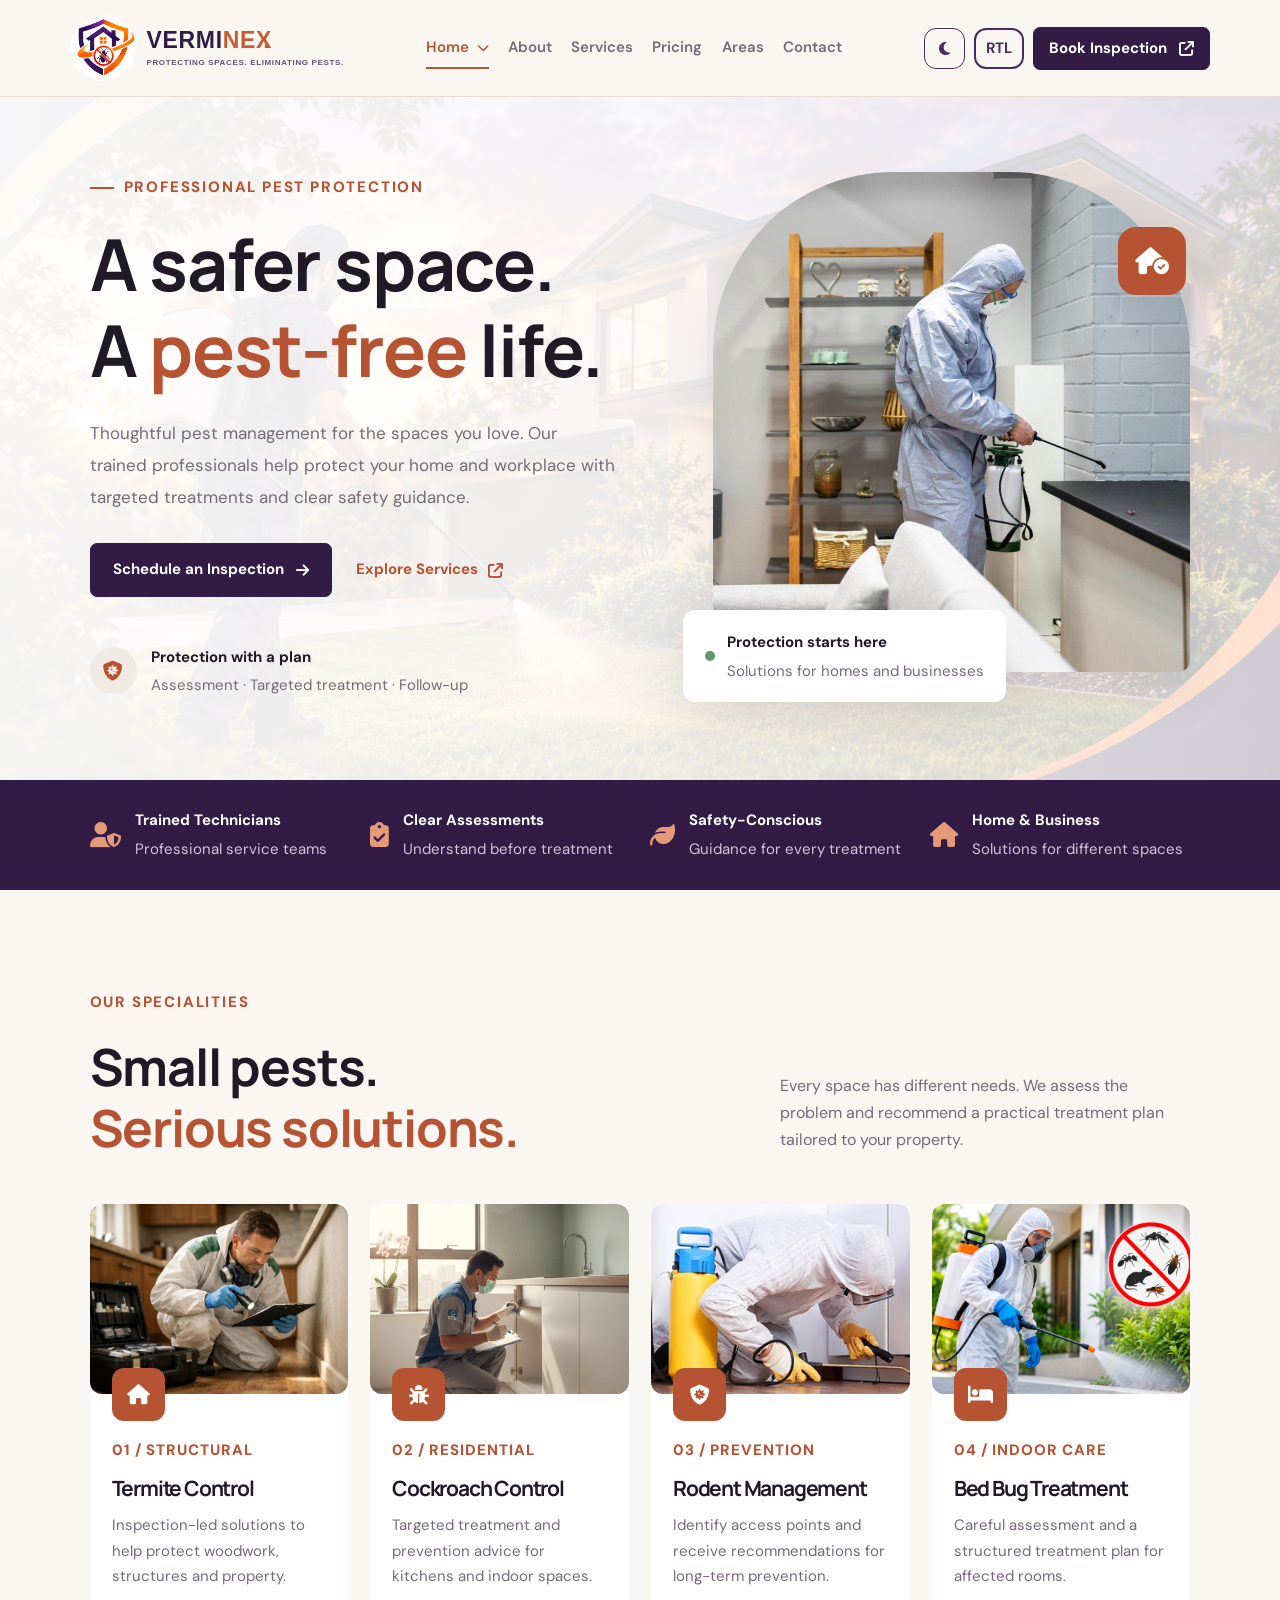
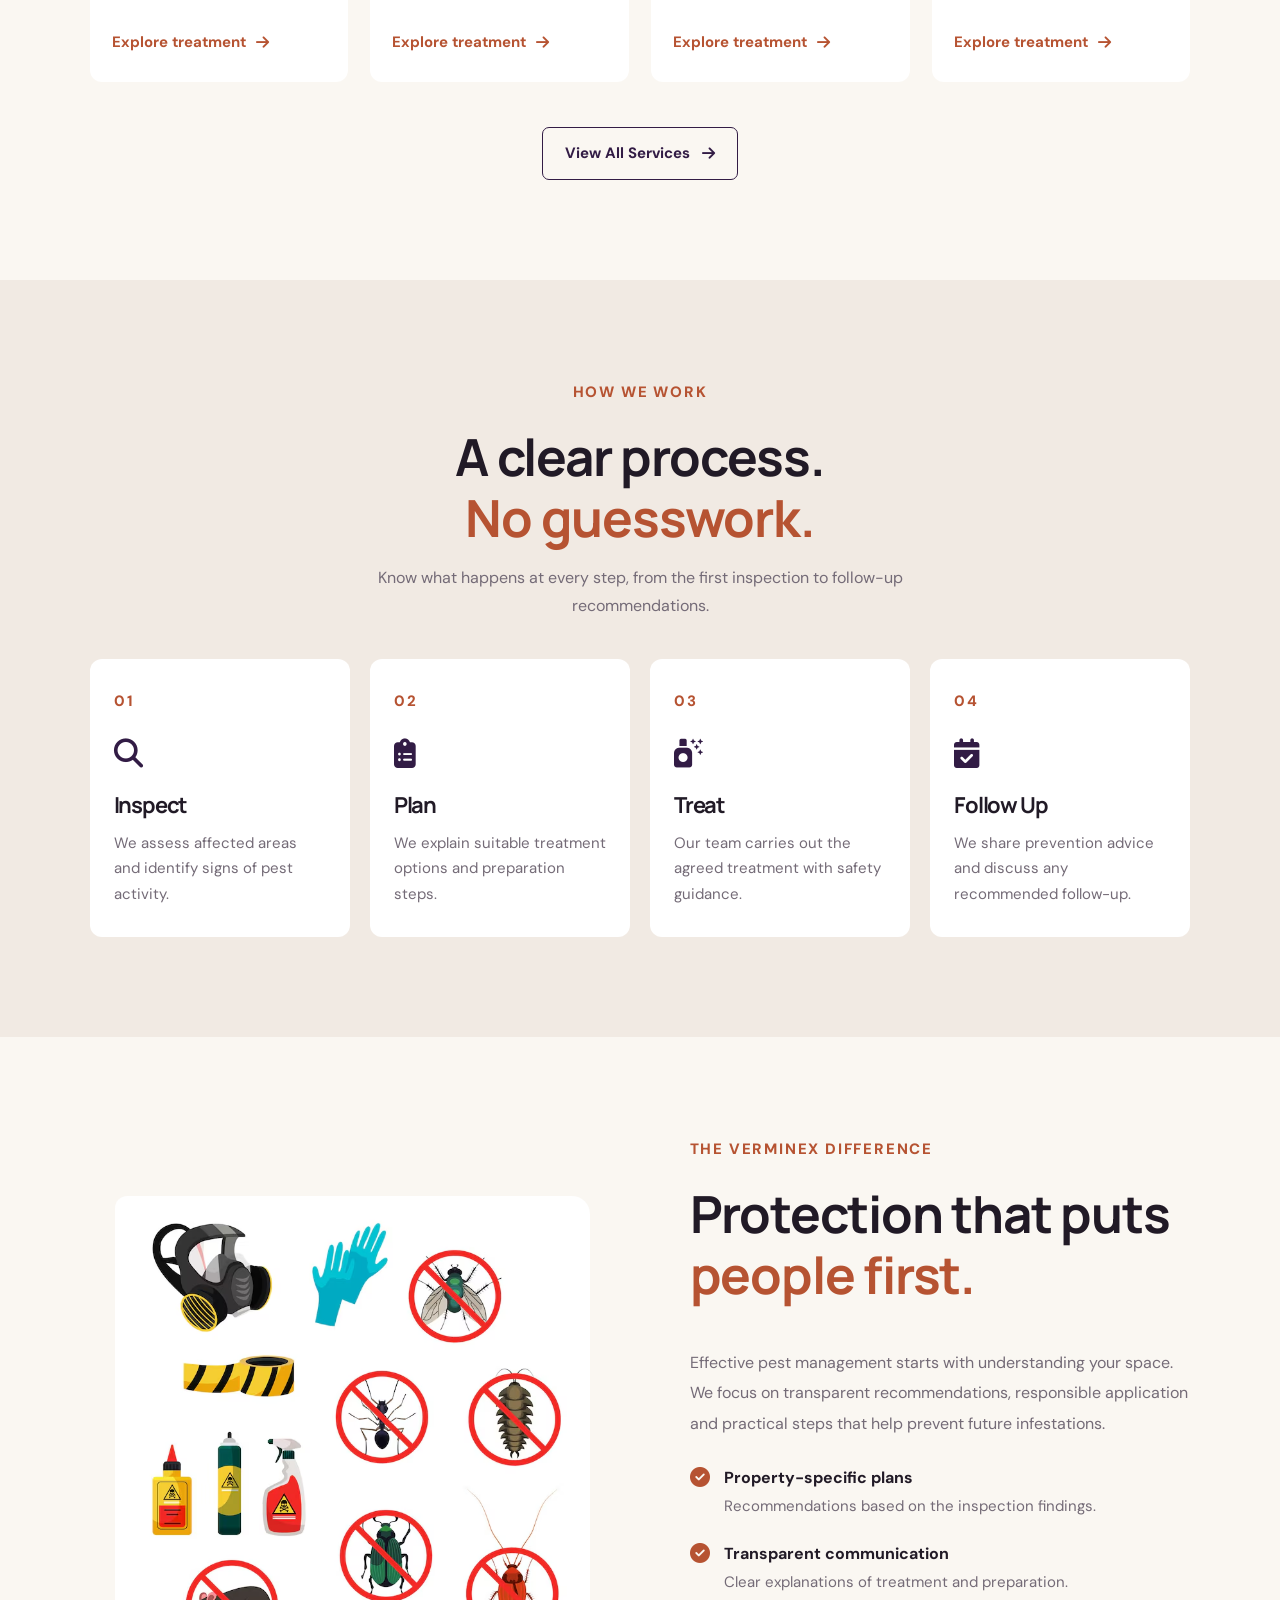
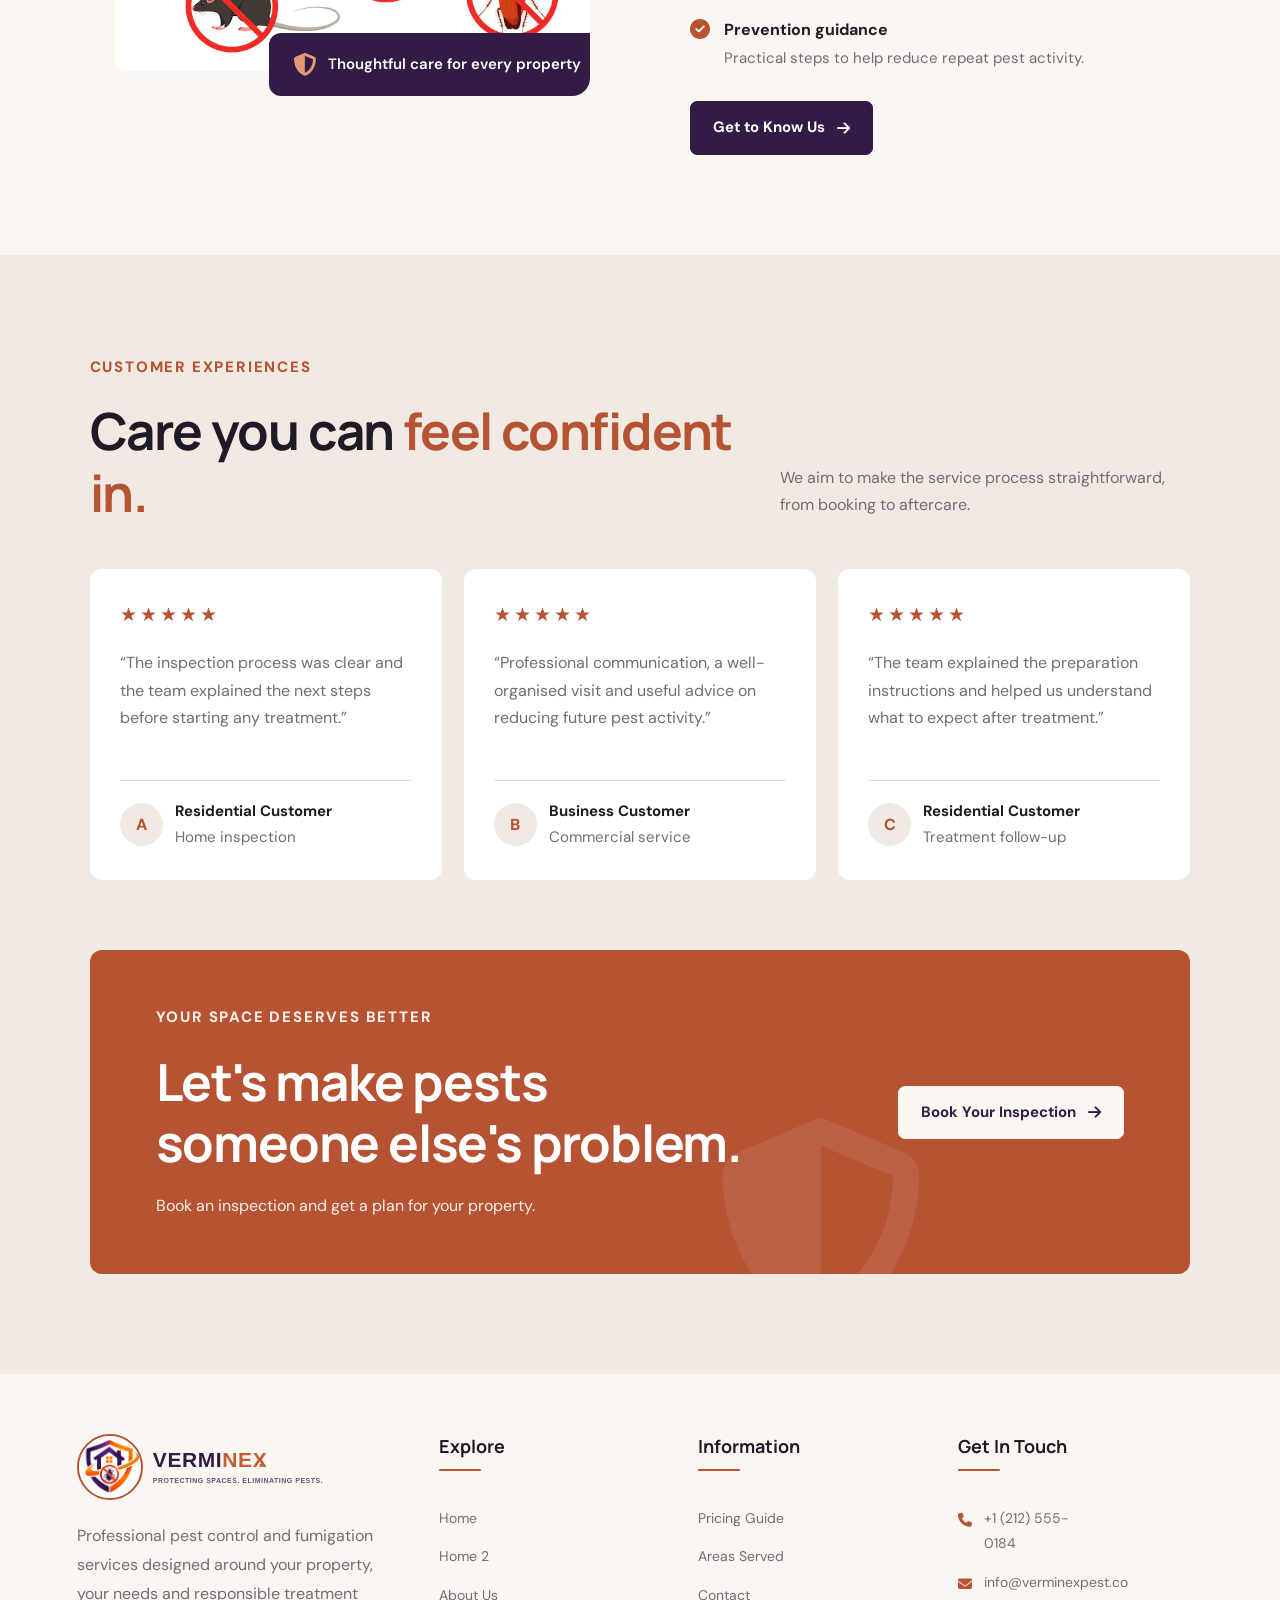
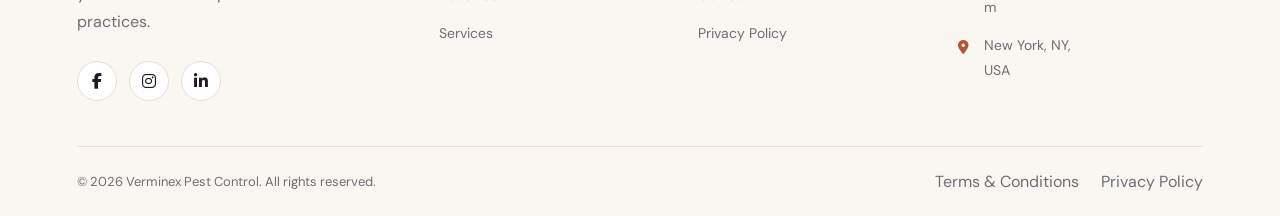
<file: index.html>
<!DOCTYPE html>
<html lang="en" dir="ltr" data-theme="light">
<head>
  <meta charset="UTF-8">
  <meta name="viewport" content="width=device-width, initial-scale=1.0">
  <meta name="description" content="Professional pest control, termite treatment and fumigation services for homes and businesses.">
  <title>Verminex | Premium Pest Control</title>
  
<link rel="icon" type="image/png" href="Images/Pestlogo.png">

  <link rel="preconnect" href="https://fonts.googleapis.com">
  <link href="https://fonts.googleapis.com/css2?family=DM+Sans:wght@400;500;600;700&family=Manrope:wght@400;500;600;700;800&display=swap" rel="stylesheet">
  <link rel="stylesheet" href="https://cdnjs.cloudflare.com/ajax/libs/font-awesome/6.5.2/css/all.min.css">
  <link rel="stylesheet" href="index.css">
  <script src="index.js" defer></script>
</head>
<body>
<header class="site-header">
  

<div class="brand">
    <a href="index.html" class="brand-link" aria-label="Verminex Home">

        <span class="brand-emblem">
            <img
                src="images/Pestlogo.png"
                alt="Verminex Pest Control"
                class="brand-logo"
            >
        </span>

        <span class="brand-text">
            <span class="brand-name">
                VERMI<span class="brand-highlight">NEX</span><span class="brand-dot">.</span>
            </span>

            <span class="brand-tagline">
                PROTECTING SPACES. ELIMINATING PESTS.
            </span>
        </span>

    </a>
</div>


<button class="menu-toggle icon-button"
        aria-label="Open navigation"
        aria-expanded="false">
    <i class="fa-solid fa-bars"></i>
</button>

 <nav class="main-nav">
  <div class="nav-dropdown">
    <a href="index.html" class="nav-dropdown-toggle">
      Home <i class="fa-solid fa-chevron-down"></i>
    </a>

    <div class="dropdown-menu">
      <a href="index.html">Home 1</a>
      <a href="home2.html">Home 2</a>
    </div>
  </div>

  <a href="about.html">About</a>
  <a href="services.html">Services</a>
  <a href="pricing.html">Pricing</a>
  <a href="Area.html">Areas</a>
  <a href="contact.html">Contact</a>
</nav>
  <div class="header-actions">
    <button class="icon-button theme-toggle" aria-label="Toggle dark mode"><i class="fa-solid fa-moon"></i></button>

<button class="direction-toggle" aria-label="Switch text direction">
  RTL <span aria-hidden="true"></span>
</button>
<button type="button" class="button button-small open-inspection-modal">
  Book Inspection <i class="fa-solid fa-arrow-up-right-from-square"></i>
</button>
  </div>
</header>

<main>
  <!-- SECTION 1: HERO -->
  <section class="hero section-pad">
    <div class="hero-copy">
      <div class="eyebrow"><span></span> PROFESSIONAL PEST PROTECTION</div>
      <h1>A safer space.<br>A <span>pest-free</span> life.</h1>
      <p class="hero-description">Thoughtful pest management for the spaces you love. Our trained professionals help protect your home and workplace with targeted treatments and clear safety guidance.</p>
      <div class="hero-actions">
        <a href="contact.html" class="button">Schedule an Inspection <i class="fa-solid fa-arrow-right"></i></a>
        <a href="services.html" class="text-link">Explore Services <i class="fa-solid fa-arrow-up-right-from-square"></i></a>
      </div>
      <div class="hero-proof">
        <div class="proof-icon"><i class="fa-solid fa-shield-virus"></i></div>
        <div><strong>Protection with a plan</strong><p>Assessment · Targeted treatment · Follow-up</p></div>
      </div>
    </div>
    <div class="hero-visual">
      <img src="images/home4.jpeg" alt="Beautiful modern home protected by professional pest management">
      <div class="hero-image-label"><span class="status-dot"></span><div><strong>Protection starts here</strong><p>Solutions for homes and businesses</p></div></div>
      <div class="floating-icon"><i class="fa-solid fa-house-circle-check"></i></div>
    </div>
   
  </section>

  <!-- SECTION 2: TRUST -->
  <section class="trust-strip">
    <div><i class="fa-solid fa-user-shield"></i><span><strong>Trained Technicians</strong><small>Professional service teams</small></span></div>
    <div><i class="fa-solid fa-clipboard-check"></i><span><strong>Clear Assessments</strong><small>Understand before treatment</small></span></div>
    <div><i class="fa-solid fa-leaf"></i><span><strong>Safety-Conscious</strong><small>Guidance for every treatment</small></span></div>
    <div><i class="fa-solid fa-house"></i><span><strong>Home & Business</strong><small>Solutions for different spaces</small></span></div>
  </section>

  <!-- SECTION 3: SERVICES -->
  <section class="section-pad services-section">
    <div class="section-heading">
      <div><div class="eyebrow">OUR SPECIALITIES</div><h2>Small pests.<br><span>Serious solutions.</span></h2></div>
      <p>Every space has different needs. We assess the problem and recommend a practical treatment plan tailored to your property.</p>
    </div>
    <div class="service-grid">
      <article class="service-card">
        <div class="service-photo"><img src="images/home7.jpeg" alt="Professional home inspection"></div>
        <div class="service-icon"><i class="fa-solid fa-house"></i></div>
        <div class="service-content"><span class="service-number">01 / STRUCTURAL</span><h3>Termite Control</h3><p>Inspection-led solutions to help protect woodwork, structures and property.</p><a href="services.html" class="text-link">Explore treatment <i class="fa-solid fa-arrow-right"></i></a></div>
      </article>
      <article class="service-card">
        <div class="service-photo"><img src="images/home5.jpeg" alt="Clean kitchen and residential environment"></div>
        <div class="service-icon"><i class="fa-solid fa-bug"></i></div>
        <div class="service-content"><span class="service-number">02 / RESIDENTIAL</span><h3>Cockroach Control</h3><p>Targeted treatment and prevention advice for kitchens and indoor spaces.</p><a href="services.html" class="text-link">Explore treatment <i class="fa-solid fa-arrow-right"></i></a></div>
      </article>
      <article class="service-card">
        <div class="service-photo"><img src="images/About7.jpeg" alt="Clean commercial workspace"></div>
        <div class="service-icon"><i class="fa-solid fa-shield-virus"></i></div>
        <div class="service-content"><span class="service-number">03 / PREVENTION</span><h3>Rodent Management</h3><p>Identify access points and receive recommendations for long-term prevention.</p><a href="services.html" class="text-link">Explore treatment <i class="fa-solid fa-arrow-right"></i></a></div>
      </article>
      <article class="service-card">
        <div class="service-photo"><img src="images/About5.png" alt="Comfortable bedroom interior"></div>
        <div class="service-icon"><i class="fa-solid fa-bed"></i></div>
        <div class="service-content"><span class="service-number">04 / INDOOR CARE</span><h3>Bed Bug Treatment</h3><p>Careful assessment and a structured treatment plan for affected rooms.</p><a href="services.html" class="text-link">Explore treatment <i class="fa-solid fa-arrow-right"></i></a></div>
      </article>
    </div>
    <div class="section-bottom-link"><a href="services.html" class="button button-outline">View All Services <i class="fa-solid fa-arrow-right"></i></a></div>
  </section>

  <!-- SECTION 4: PROCESS -->
  <section class="process-section section-pad">
    <div class="section-heading">
      <div><div class="eyebrow">HOW WE WORK</div><h2>A clear process.<br><span>No guesswork.</span></h2></div>
      <p>Know what happens at every step, from the first inspection to follow-up recommendations.</p>
    </div>
    <div class="process-grid">
      <article class="process-card"><span class="process-count">01</span><i class="fa-solid fa-magnifying-glass"></i><h3>Inspect</h3><p>We assess affected areas and identify signs of pest activity.</p></article>
      <article class="process-card"><span class="process-count">02</span><i class="fa-solid fa-clipboard-list"></i><h3>Plan</h3><p>We explain suitable treatment options and preparation steps.</p></article>
      <article class="process-card"><span class="process-count">03</span><i class="fa-solid fa-spray-can-sparkles"></i><h3>Treat</h3><p>Our team carries out the agreed treatment with safety guidance.</p></article>
      <article class="process-card"><span class="process-count">04</span><i class="fa-solid fa-calendar-check"></i><h3>Follow Up</h3><p>We share prevention advice and discuss any recommended follow-up.</p></article>
    </div>
  </section>

  <!-- SECTION 5: WHY CHOOSE US -->
  <section class="why-section section-pad">
    <div class="why-image"><img src="images/About8.avif" alt="Professional technician at work"><div class="image-caption"><i class="fa-solid fa-shield-halved"></i><span>Thoughtful care for every property</span></div></div>
    <div class="why-copy"><div class="eyebrow">THE VERMINEX DIFFERENCE</div><h2>Protection that puts <span>people first.</span></h2><p>Effective pest management starts with understanding your space. We focus on transparent recommendations, responsible application and practical steps that help prevent future infestations.</p>
      <ul class="check-list">
        <li><i class="fa-solid fa-circle-check"></i><span><strong>Property-specific plans</strong><small>Recommendations based on the inspection findings.</small></span></li>
        <li><i class="fa-solid fa-circle-check"></i><span><strong>Transparent communication</strong><small>Clear explanations of treatment and preparation.</small></span></li>
        <li><i class="fa-solid fa-circle-check"></i><span><strong>Prevention guidance</strong><small>Practical steps to help reduce repeat pest activity.</small></span></li>
      </ul>
      <a href="about.html" class="button">Get to Know Us <i class="fa-solid fa-arrow-right"></i></a>
    </div>
  </section>

  <!-- SECTION 6: TESTIMONIALS AND CTA -->
  <section class="final-section section-pad">
    <div class="section-heading"><div><div class="eyebrow">CUSTOMER EXPERIENCES</div><h2>Care you can <span>feel confident in.</span></h2></div><p>We aim to make the service process straightforward, from booking to aftercare.</p></div>
    <div class="testimonial-grid">
      <article class="testimonial-card"><div class="stars" aria-label="5 out of 5 stars">★★★★★</div><p>“The inspection process was clear and the team explained the next steps before starting any treatment.”</p><div class="reviewer"><span class="review-avatar">A</span><span><strong>Residential Customer</strong><small>Home inspection</small></span></div></article>
      <article class="testimonial-card featured-review"><div class="stars" aria-label="5 out of 5 stars">★★★★★</div><p>“Professional communication, a well-organised visit and useful advice on reducing future pest activity.”</p><div class="reviewer"><span class="review-avatar">B</span><span><strong>Business Customer</strong><small>Commercial service</small></span></div></article>
      <article class="testimonial-card"><div class="stars" aria-label="5 out of 5 stars">★★★★★</div><p>“The team explained the preparation instructions and helped us understand what to expect after treatment.”</p><div class="reviewer"><span class="review-avatar">C</span><span><strong>Residential Customer</strong><small>Treatment follow-up</small></span></div></article>
    </div>
    <div class="inspection-banner"><div><div class="eyebrow">YOUR SPACE DESERVES BETTER</div><h2>Let's make pests<br>someone else's problem.</h2><p>Book an inspection and get a plan for your property.</p></div><a href="contact.html" class="button button-light">Book Your Inspection <i class="fa-solid fa-arrow-right"></i></a><i class="fa-solid fa-shield-halved banner-watermark"></i></div>
  </section>
</main>



<footer class="site-footer">
    <div class="footer-main">

        <!-- FOOTER BRAND -->
        <div class="footer-about">
            <div class="brand footer-brand">
                <a href="index.html" class="brand-link" aria-label="Verminex Home">
                    <span class="brand-emblem">
                        <img src="images/Pestlogo.png"
                             alt="Verminex Pest Control"
                             class="brand-logo">
                    </span>

                    <span class="brand-text">
                        <span class="brand-name">
                            VERMI<span class="brand-highlight">NEX</span><span class="brand-dot">.</span>
                        </span>
                        <span class="brand-tagline">
                            PROTECTING SPACES. ELIMINATING PESTS.
                        </span>
                    </span>
                </a>
            </div>

            <p>
                Professional pest control and fumigation services
                designed around your property, your needs and
                responsible treatment practices.
            </p>

            <!-- SOCIAL MEDIA -->
            <div class="footer-socials">
                <a href="https://www.facebook.com/" target="_blank"
                   rel="noopener noreferrer" aria-label="Facebook">
                    <i class="fa-brands fa-facebook-f"></i>
                </a>
                <a href="https://www.instagram.com/" target="_blank"
                   rel="noopener noreferrer" aria-label="Instagram">
                    <i class="fa-brands fa-instagram"></i>
                </a>
                <a href="https://www.linkedin.com/" target="_blank"
                   rel="noopener noreferrer" aria-label="LinkedIn">
                    <i class="fa-brands fa-linkedin-in"></i>
                </a>
            </div>
        </div>

        <!-- EXPLORE -->
        <div class="footer-column">
            <h3>Explore</h3>
            <a href="index.html">Home</a>
            <a href="home2.html">Home 2</a>
            <a href="about.html">About Us</a>
            <a href="services.html">Services</a>
        </div>

        <!-- INFORMATION -->
<div class="footer-column">
    <h3>Information</h3>
    <a href="pricing.html">Pricing Guide</a>
    <a href="areas.html">Areas Served</a>
    <a href="contact.html">Contact</a>
   <a href="privacy.html">Privacy Policy</a>
    
</div>

        <!-- GET IN TOUCH -->
        <div class="footer-column footer-contact">
            <h3>Get In Touch</h3>

            <p>
                <i class="fa-solid fa-phone"></i>
                <a href="tel:+12125550184">+1 (212) 555-0184</a>
            </p>

            <p>
                <i class="fa-solid fa-envelope"></i>
                <a href="mailto:info@verminexpest.com">
                    info@verminexpest.com
                </a>
            </p>

            <p>
                <i class="fa-solid fa-location-dot"></i>
                New York, NY, USA
            </p>
        </div>

    </div>

    <!-- FOOTER BOTTOM -->
    <div class="footer-bottom">
        <p>
            © <span class="current-year">2026</span>
            Verminex Pest Control. All rights reserved.
        </p>

        <div class="footer-legal">
            <a href="terms.html">Terms &amp; Conditions</a>
            <a href="privacy.html">Privacy Policy</a>
        </div>
    </div>
</footer>



<!-- BOOK INSPECTION POPUP -->
<div class="inspection-modal" id="inspectionModal" aria-hidden="true">

  <div class="inspection-modal-overlay"></div>

  <div class="inspection-modal-content"
       role="dialog"
       aria-modal="true"
       aria-labelledby="inspectionModalTitle">

    <!-- CLOSE BUTTON -->
    <button type="button"
            class="inspection-modal-close"
            aria-label="Close inspection form">
      <i class="fa-solid fa-xmark"></i>
    </button>

    <!-- POPUP BRAND LOGO -->
    <div class="inspection-popup-brand">

      <a href="index.html" aria-label="Verminex Home">
        <span class="inspection-popup-logo">
          <img src="images/Pestlogo.png"
               alt="Verminex Pest Control Logo">
        </span>
      </a>

      <span class="inspection-popup-brand-name">
        VERMI<span>NEX</span>.
      </span>

      <span class="inspection-popup-tagline">
        PROTECTING SPACES. ELIMINATING PESTS.
      </span>

    </div>

    <!-- POPUP HEADING -->
    <div class="eyebrow">PROFESSIONAL PEST PROTECTION</div>

    <h2 id="inspectionModalTitle">
      Book an <span>Inspection.</span>
    </h2>

    <p class="inspection-modal-intro">
      Tell us a little about your property and our team can follow up
      about your inspection request.
    </p>

    <!-- INSPECTION FORM -->
    <form id="inspectionForm" class="inspection-form">

      <div class="inspection-form-grid">

        <div class="inspection-field">
          <label for="inspectionName">Full Name *</label>
          <input
            id="inspectionName"
            name="name"
            type="text"
            placeholder="Enter your full name"
            required>
        </div>

        <div class="inspection-field">
          <label for="inspectionPhone">Phone Number *</label>
          <input
            id="inspectionPhone"
            name="phone"
            type="tel"
            placeholder="Enter your phone number"
            required>
        </div>

        <div class="inspection-field">
          <label for="inspectionEmail">Email Address</label>
          <input
            id="inspectionEmail"
            name="email"
            type="email"
            placeholder="Enter your email">
        </div>

        <div class="inspection-field">
          <label for="inspectionService">Pest Control Service *</label>
          <select id="inspectionService" name="service" required>
            <option value="">Select a service</option>
            <option value="Termite Control">Termite Control</option>
            <option value="Cockroach Control">Cockroach Control</option>
            <option value="Rodent Management">Rodent Management</option>
            <option value="Bed Bug Treatment">Bed Bug Treatment</option>
            <option value="General Pest Inspection">General Pest Inspection</option>
            <option value="Commercial Pest Control">Commercial Pest Control</option>
            <option value="Other">Other</option>
          </select>
        </div>

        <div class="inspection-field inspection-field-full">
          <label for="inspectionAddress">Property Address</label>
          <input
            id="inspectionAddress"
            name="address"
            type="text"
            placeholder="Enter your property address">
        </div>

        <div class="inspection-field inspection-field-full">
          <label for="inspectionMessage">Additional Details</label>
          <textarea
            id="inspectionMessage"
            name="message"
            rows="3"
            placeholder="Tell us about the pest issue"></textarea>
        </div>

      </div>

      <!-- SUBMIT BUTTON -->
      <button type="submit" class="button inspection-submit">
        Submit Inspection Request
        <i class="fa-solid fa-arrow-right"></i>
      </button>

      <p
        class="inspection-form-status"
        id="inspectionFormStatus"
        aria-live="polite">
      </p>

    </form>

  </div>
</div>


</body>
</html>
</file>
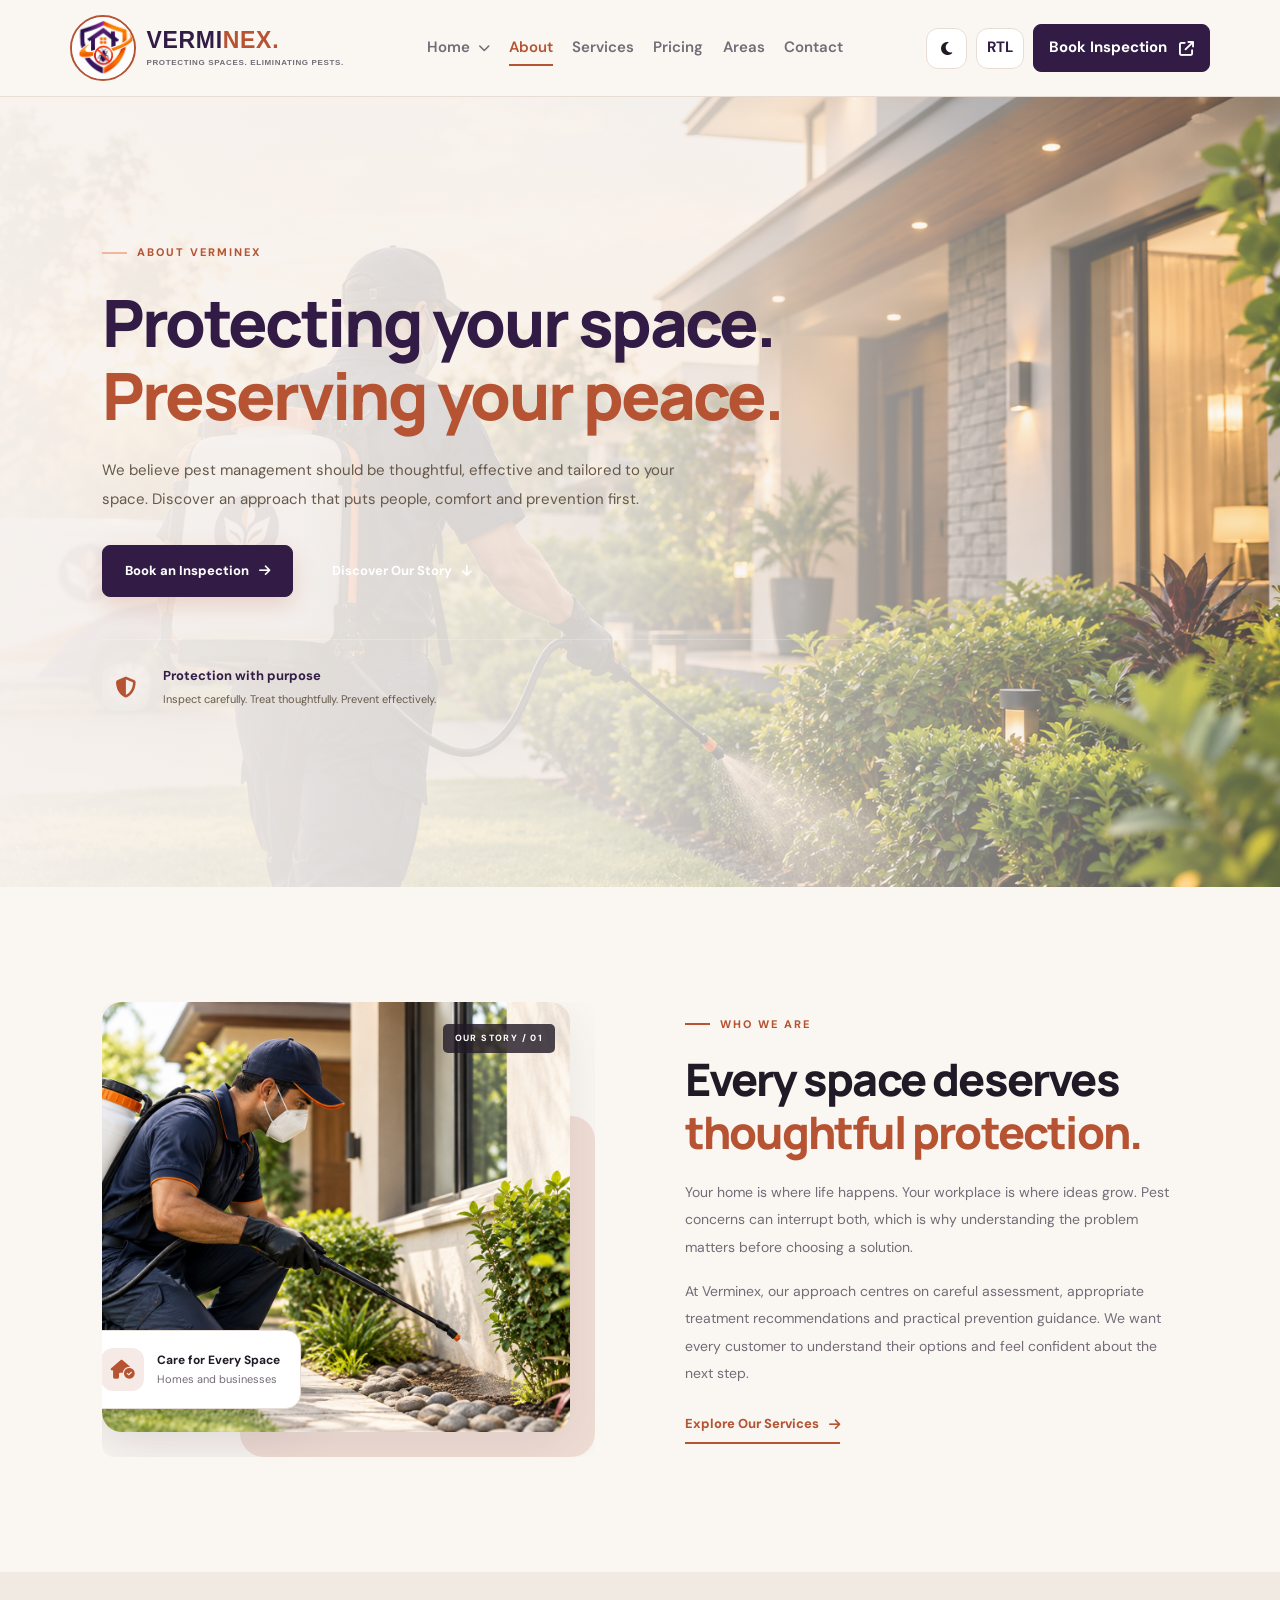
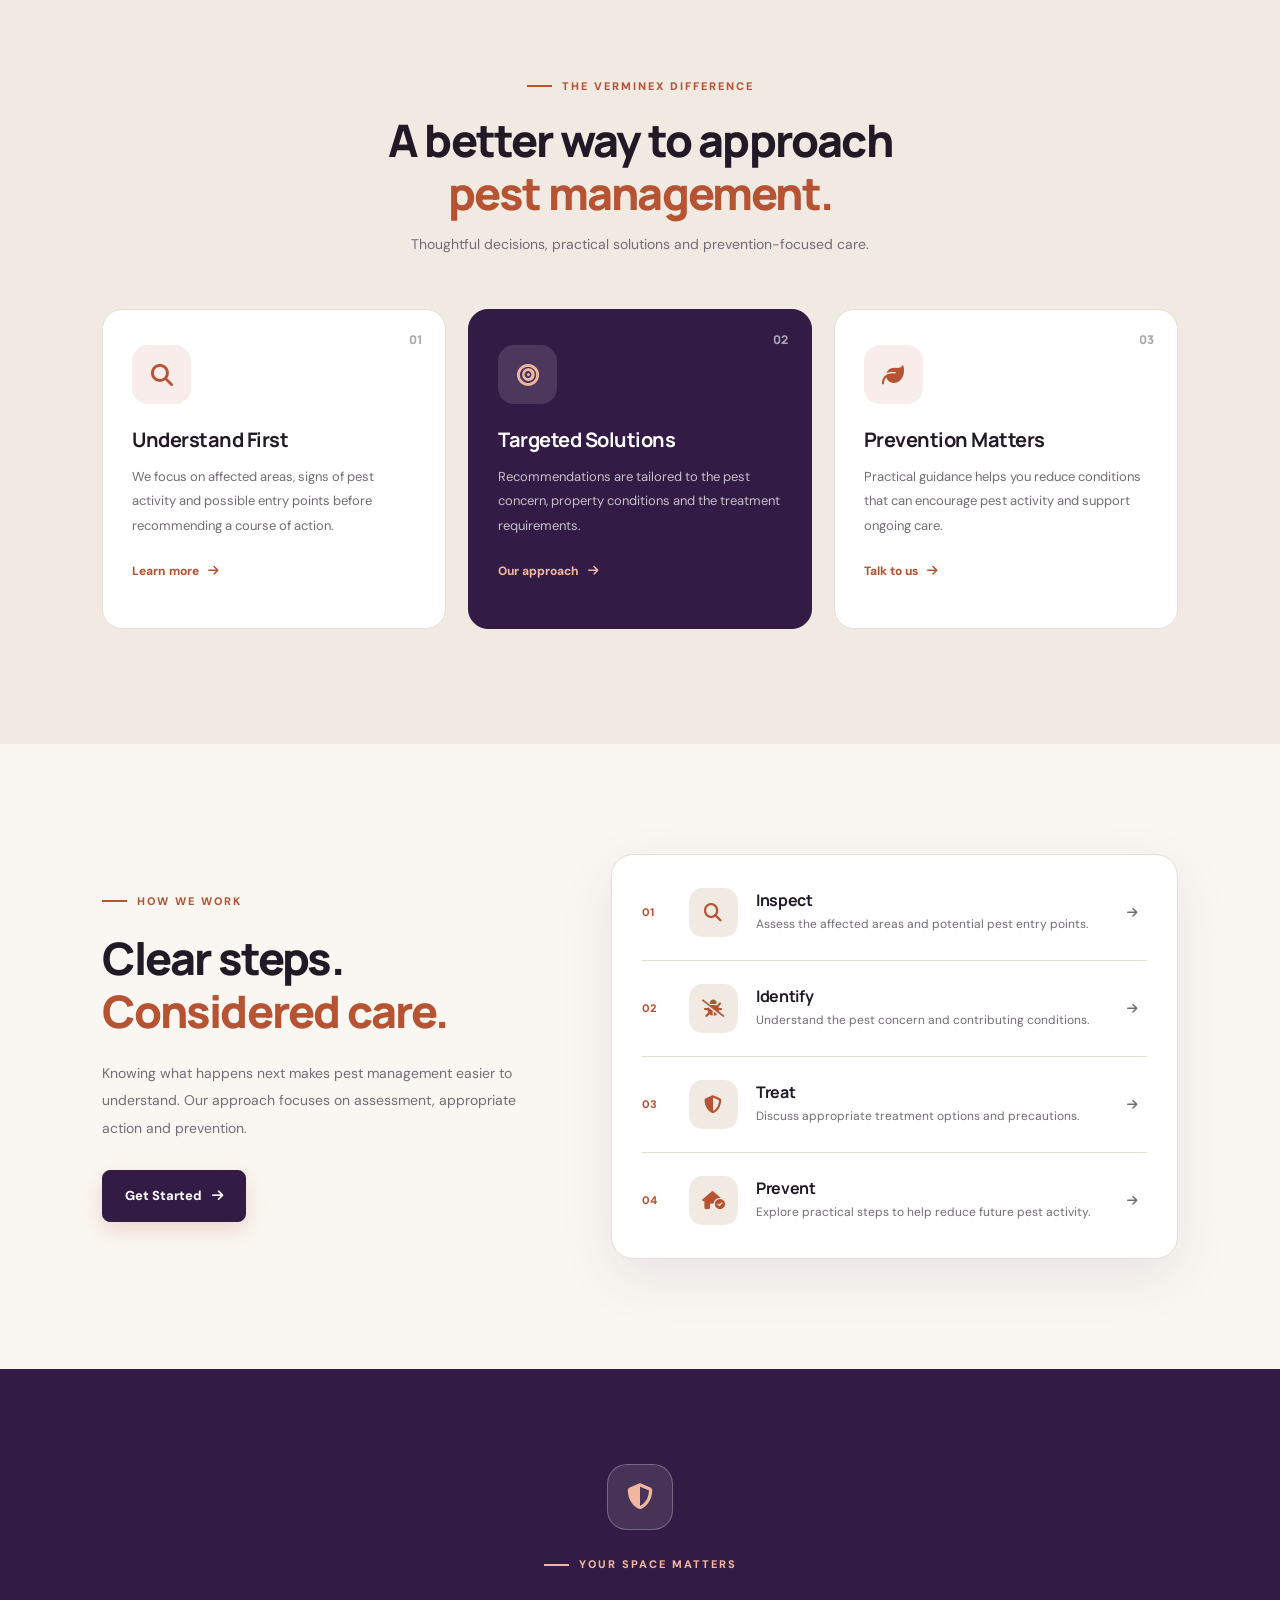
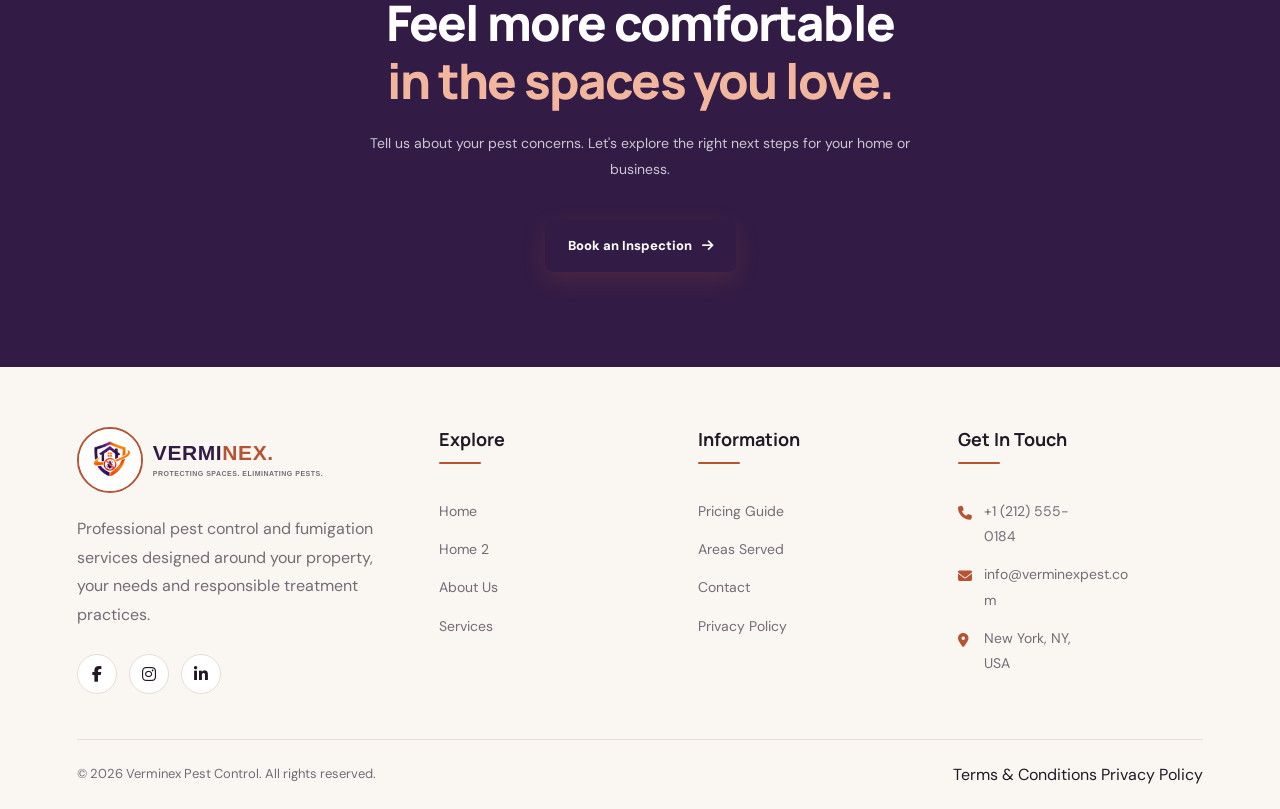
<file: about.html>
<!DOCTYPE html>
<html lang="en" dir="ltr" data-theme="light">
<head>
  <meta charset="UTF-8">
  <meta name="viewport" content="width=device-width, initial-scale=1.0">
  <meta name="description" content="Discover Verminex Pest Control's approach to responsible pest management, careful inspections and long-term prevention.">
  <title>About Us | Verminex Pest Control</title>

  <link rel="icon" type="image/png" href="Images/Pestlogo.png">

  <link rel="preconnect" href="https://fonts.googleapis.com">
  <link href="https://fonts.googleapis.com/css2?family=DM+Sans:wght@400;500;600;700;800&family=Manrope:wght@400;500;600;700;800&display=swap" rel="stylesheet">
  <link rel="stylesheet" href="https://cdnjs.cloudflare.com/ajax/libs/font-awesome/6.7.2/css/all.min.css">
  <link rel="stylesheet" href="about.css">
</head>
<body>
<header class="site-header">
  

<div class="brand">
    <a href="index.html" class="brand-link" aria-label="Verminex Home">

        <span class="brand-emblem">
            <img
                src="images/Pestlogo.png"
                alt="Verminex Pest Control"
                class="brand-logo"
            >
        </span>

        <span class="brand-text">
            <span class="brand-name">
                VERMI<span class="brand-highlight">NEX</span><span class="brand-dot">.</span>
            </span>

            <span class="brand-tagline">
                PROTECTING SPACES. ELIMINATING PESTS.
            </span>
        </span>

    </a>
</div>


<button class="menu-toggle icon-button"
        aria-label="Open navigation"
        aria-expanded="false">
    <i class="fa-solid fa-bars"></i>
</button>

 <nav class="main-nav">
  <div class="nav-dropdown">
    <a href="index.html" class="nav-dropdown-toggle">
      Home <i class="fa-solid fa-chevron-down"></i>
    </a>

    <div class="dropdown-menu">
      <a href="index.html">Home 1</a>
      <a href="home2.html">Home 2</a>
    </div>
  </div>

  <a href="about.html">About</a>
  <a href="services.html">Services</a>
  <a href="pricing.html">Pricing</a>
  <a href="Area.html">Areas</a>
  <a href="contact.html">Contact</a>
</nav>
  <div class="header-actions">
    <button class="icon-button theme-toggle" aria-label="Toggle dark mode"><i class="fa-solid fa-moon"></i></button>
    <button class="direction-toggle" type="button">
  RTL <span aria-hidden="true"></span>
</button>
<button type="button" class="button button-small open-inspection-modal">
  Book Inspection
  <i class="fa-solid fa-arrow-up-right-from-square"></i>
</button>
  </div>
</header>
 

<main>
    <!-- 01 HERO -->
    <section class="about-hero">
      <div class="hero-bg"></div>
      <div class="hero-overlay"></div>
      <div class="hero-content">
        <div class="eyebrow"><span></span> ABOUT VERMINEX</div>
        <h1>Protecting your space.<br><span>Preserving your peace.</span></h1>
        <p>We believe pest management should be thoughtful, effective and tailored to your space. Discover an approach that puts people, comfort and prevention first.</p>
        <div class="hero-buttons">
          <a href="contact.html" class="btn btn-primary">Book an Inspection <i class="fa-solid fa-arrow-right"></i></a>
          <a href="#our-story" class="btn btn-outline">Discover Our Story <i class="fa-solid fa-arrow-down"></i></a>
        </div>
        <div class="hero-trust">
          <i class="fa-solid fa-shield-halved"></i>
          <div><strong>Protection with purpose</strong><small>Inspect carefully. Treat thoughtfully. Prevent effectively.</small></div>
        </div>
      </div>
      
    </section>

    <!-- 02 OUR STORY -->
    <section class="story-section" id="our-story">
      <div class="story-visual">
        <img src="images/about4.png" alt="Bright and comfortable modern home">
        <div class="story-badge"><i class="fa-solid fa-house-circle-check"></i><div><strong>Care for Every Space</strong><small>Homes and businesses</small></div></div>
        <span class="image-index">OUR STORY / 01</span>
      </div>
      <div class="story-copy">
        <div class="eyebrow"><span></span> WHO WE ARE</div>
        <h2>Every space deserves<br><span>thoughtful protection.</span></h2>
        <p>Your home is where life happens. Your workplace is where ideas grow. Pest concerns can interrupt both, which is why understanding the problem matters before choosing a solution.</p>
        <p>At Verminex, our approach centres on careful assessment, appropriate treatment recommendations and practical prevention guidance. We want every customer to understand their options and feel confident about the next step.</p>
        <a href="services.html" class="underlined-link">Explore Our Services <i class="fa-solid fa-arrow-right"></i></a>
      </div>
    </section>

    <!-- 03 WHY CHOOSE US -->
    <section class="why-section">
      <div class="why-bg"></div>
      <div class="section-heading">
        <div class="eyebrow"><span></span> THE VERMINEX DIFFERENCE</div>
        <h2>A better way to approach<br><span>pest management.</span></h2>
        <p>Thoughtful decisions, practical solutions and prevention-focused care.</p>
      </div>
      <div class="value-grid">
        <article class="value-card">
          <span class="value-count">01</span>
          <div class="value-icon"><i class="fa-solid fa-magnifying-glass"></i></div>
          <h3>Understand First</h3>
          <p>We focus on affected areas, signs of pest activity and possible entry points before recommending a course of action.</p>
          <a href="services.html">Learn more <i class="fa-solid fa-arrow-right"></i></a>
        </article>
        <article class="value-card value-featured">
          <span class="value-count">02</span>
          <div class="value-icon"><i class="fa-solid fa-bullseye"></i></div>
          <h3>Targeted Solutions</h3>
          <p>Recommendations are tailored to the pest concern, property conditions and the treatment requirements.</p>
          <a href="services.html">Our approach <i class="fa-solid fa-arrow-right"></i></a>
        </article>
        <article class="value-card">
          <span class="value-count">03</span>
          <div class="value-icon"><i class="fa-solid fa-leaf"></i></div>
          <h3>Prevention Matters</h3>
          <p>Practical guidance helps you reduce conditions that can encourage pest activity and support ongoing care.</p>
          <a href="contact.html">Talk to us <i class="fa-solid fa-arrow-right"></i></a>
        </article>
      </div>
    </section>

    <!-- 04 OUR PROCESS -->
    <section class="process-section">
      <div class="process-bg"></div>
      <div class="process-overlay"></div>
      <div class="process-inner">
        <div class="process-copy">
          <div class="eyebrow"><span></span> HOW WE WORK</div>
          <h2>Clear steps.<br><span>Considered care.</span></h2>
          <p>Knowing what happens next makes pest management easier to understand. Our approach focuses on assessment, appropriate action and prevention.</p>
          <a href="contact.html" class="btn btn-primary">Get Started <i class="fa-solid fa-arrow-right"></i></a>
        </div>
        <div class="process-list">
          <article class="process-item"><span>01</span><div class="process-icon"><i class="fa-solid fa-magnifying-glass"></i></div><div><h3>Inspect</h3><p>Assess the affected areas and potential pest entry points.</p></div><i class="fa-solid fa-arrow-right process-arrow"></i></article>
          <article class="process-item"><span>02</span><div class="process-icon"><i class="fa-solid fa-bug-slash"></i></div><div><h3>Identify</h3><p>Understand the pest concern and contributing conditions.</p></div><i class="fa-solid fa-arrow-right process-arrow"></i></article>
          <article class="process-item"><span>03</span><div class="process-icon"><i class="fa-solid fa-shield-halved"></i></div><div><h3>Treat</h3><p>Discuss appropriate treatment options and precautions.</p></div><i class="fa-solid fa-arrow-right process-arrow"></i></article>
          <article class="process-item"><span>04</span><div class="process-icon"><i class="fa-solid fa-house-circle-check"></i></div><div><h3>Prevent</h3><p>Explore practical steps to help reduce future pest activity.</p></div><i class="fa-solid fa-arrow-right process-arrow"></i></article>
        </div>
      </div>
    </section>

    <!-- 05 FINAL CTA -->
    <section class="about-cta">
      <div class="cta-bg"></div>
      <div class="cta-overlay"></div>
      <div class="cta-content">
        <div class="cta-icon"><i class="fa-solid fa-shield-halved"></i></div>
        <div class="eyebrow"><span></span> YOUR SPACE MATTERS</div>
        <h2>Feel more comfortable<br><span>in the spaces you love.</span></h2>
        <p>Tell us about your pest concerns. Let's explore the right next steps for your home or business.</p>
        <a href="contact.html" class="btn btn-primary">Book an Inspection <i class="fa-solid fa-arrow-right"></i></a>
      </div>
    </section>
  </main>



<footer class="site-footer">
    <div class="footer-main">

        <!-- FOOTER BRAND -->
        <div class="footer-about">
            <div class="brand footer-brand">
                <a href="index.html" class="brand-link" aria-label="Verminex Home">
                    <span class="brand-emblem">
                        <img src="images/Pestlogo.png"
                             alt="Verminex Pest Control"
                             class="brand-logo">
                    </span>

                    <span class="brand-text">
                        <span class="brand-name">
                            VERMI<span class="brand-highlight">NEX</span><span class="brand-dot">.</span>
                        </span>
                        <span class="brand-tagline">
                            PROTECTING SPACES. ELIMINATING PESTS.
                        </span>
                    </span>
                </a>
            </div>

            <p>
                Professional pest control and fumigation services
                designed around your property, your needs and
                responsible treatment practices.
            </p>

            <!-- SOCIAL MEDIA -->
            <div class="footer-socials">
                <a href="https://www.facebook.com/" target="_blank"
                   rel="noopener noreferrer" aria-label="Facebook">
                    <i class="fa-brands fa-facebook-f"></i>
                </a>
                <a href="https://www.instagram.com/" target="_blank"
                   rel="noopener noreferrer" aria-label="Instagram">
                    <i class="fa-brands fa-instagram"></i>
                </a>
                <a href="https://www.linkedin.com/" target="_blank"
                   rel="noopener noreferrer" aria-label="LinkedIn">
                    <i class="fa-brands fa-linkedin-in"></i>
                </a>
            </div>
        </div>

        <!-- EXPLORE -->
        <div class="footer-column">
            <h3>Explore</h3>
            <a href="index.html">Home</a>
            <a href="home2.html">Home 2</a>
            <a href="about.html">About Us</a>
            <a href="services.html">Services</a>
        </div>

        <!-- INFORMATION -->
<div class="footer-column">
    <h3>Information</h3>
    <a href="pricing.html">Pricing Guide</a>
    <a href="areas.html">Areas Served</a>
    <a href="contact.html">Contact</a>
   <a href="privacy.html">Privacy Policy</a>
    
</div>

        <!-- GET IN TOUCH -->
        <div class="footer-column footer-contact">
            <h3>Get In Touch</h3>

            <p>
                <i class="fa-solid fa-phone"></i>
                <a href="tel:+12125550184">+1 (212) 555-0184</a>
            </p>

            <p>
                <i class="fa-solid fa-envelope"></i>
                <a href="mailto:info@verminexpest.com">
                    info@verminexpest.com
                </a>
            </p>

            <p>
                <i class="fa-solid fa-location-dot"></i>
                New York, NY, USA
            </p>
        </div>

    </div>

    <!-- FOOTER BOTTOM -->
    <div class="footer-bottom">
        <p>
            © <span class="current-year">2026</span>
            Verminex Pest Control. All rights reserved.
        </p>

        <div class="footer-legal">
            <a href="terms.html">Terms &amp; Conditions</a>
            <a href="privacy.html">Privacy Policy</a>
        </div>
    </div>
</footer>


  <script src="about.js"></script>
<div class="inspection-modal" id="inspectionModal" aria-hidden="true">

  <div class="inspection-modal-overlay"></div>

  <div class="inspection-modal-content"
       role="dialog"
       aria-modal="true"
       aria-labelledby="inspectionModalTitle">

    <!-- CLOSE BUTTON -->
    <button type="button"
            class="inspection-modal-close"
            aria-label="Close inspection form">
      <i class="fa-solid fa-xmark"></i>
    </button>

    <!-- POPUP BRAND LOGO -->
    <div class="inspection-popup-brand">

      <a href="index.html" aria-label="Verminex Home">
        <span class="inspection-popup-logo">
          <img src="images/Pestlogo.png"
               alt="Verminex Pest Control Logo">
        </span>
      </a>

      <span class="inspection-popup-brand-name">
        VERMI<span>NEX</span>.
      </span>

      <span class="inspection-popup-tagline">
        PROTECTING SPACES. ELIMINATING PESTS.
      </span>

    </div>

    <!-- POPUP HEADING -->
    <div class="eyebrow">PROFESSIONAL PEST PROTECTION</div>

    <h2 id="inspectionModalTitle">
      Book an <span>Inspection.</span>
    </h2>

    <p class="inspection-modal-intro">
      Tell us a little about your property and our team can follow up
      about your inspection request.
    </p>

    <!-- INSPECTION FORM -->
    <form id="inspectionForm" class="inspection-form">

      <div class="inspection-form-grid">

        <div class="inspection-field">
          <label for="inspectionName">Full Name *</label>
          <input
            id="inspectionName"
            name="name"
            type="text"
            placeholder="Enter your full name"
            required>
        </div>

        <div class="inspection-field">
          <label for="inspectionPhone">Phone Number *</label>
          <input
            id="inspectionPhone"
            name="phone"
            type="tel"
            placeholder="Enter your phone number"
            required>
        </div>

        <div class="inspection-field">
          <label for="inspectionEmail">Email Address</label>
          <input
            id="inspectionEmail"
            name="email"
            type="email"
            placeholder="Enter your email">
        </div>

        <div class="inspection-field">
          <label for="inspectionService">Pest Control Service *</label>
          <select id="inspectionService" name="service" required>
            <option value="">Select a service</option>
            <option value="Termite Control">Termite Control</option>
            <option value="Cockroach Control">Cockroach Control</option>
            <option value="Rodent Management">Rodent Management</option>
            <option value="Bed Bug Treatment">Bed Bug Treatment</option>
            <option value="General Pest Inspection">General Pest Inspection</option>
            <option value="Commercial Pest Control">Commercial Pest Control</option>
            <option value="Other">Other</option>
          </select>
        </div>

        <div class="inspection-field inspection-field-full">
          <label for="inspectionAddress">Property Address</label>
          <input
            id="inspectionAddress"
            name="address"
            type="text"
            placeholder="Enter your property address">
        </div>

        <div class="inspection-field inspection-field-full">
          <label for="inspectionMessage">Additional Details</label>
          <textarea
            id="inspectionMessage"
            name="message"
            rows="3"
            placeholder="Tell us about the pest issue"></textarea>
        </div>

      </div>

      <!-- SUBMIT BUTTON -->
      <button type="submit" class="button inspection-submit">
        Submit Inspection Request
        <i class="fa-solid fa-arrow-right"></i>
      </button>

      <p
        class="inspection-form-status"
        id="inspectionFormStatus"
        aria-live="polite">
      </p>

    </form>

  </div>
</div>

</body>
</html>
</file>
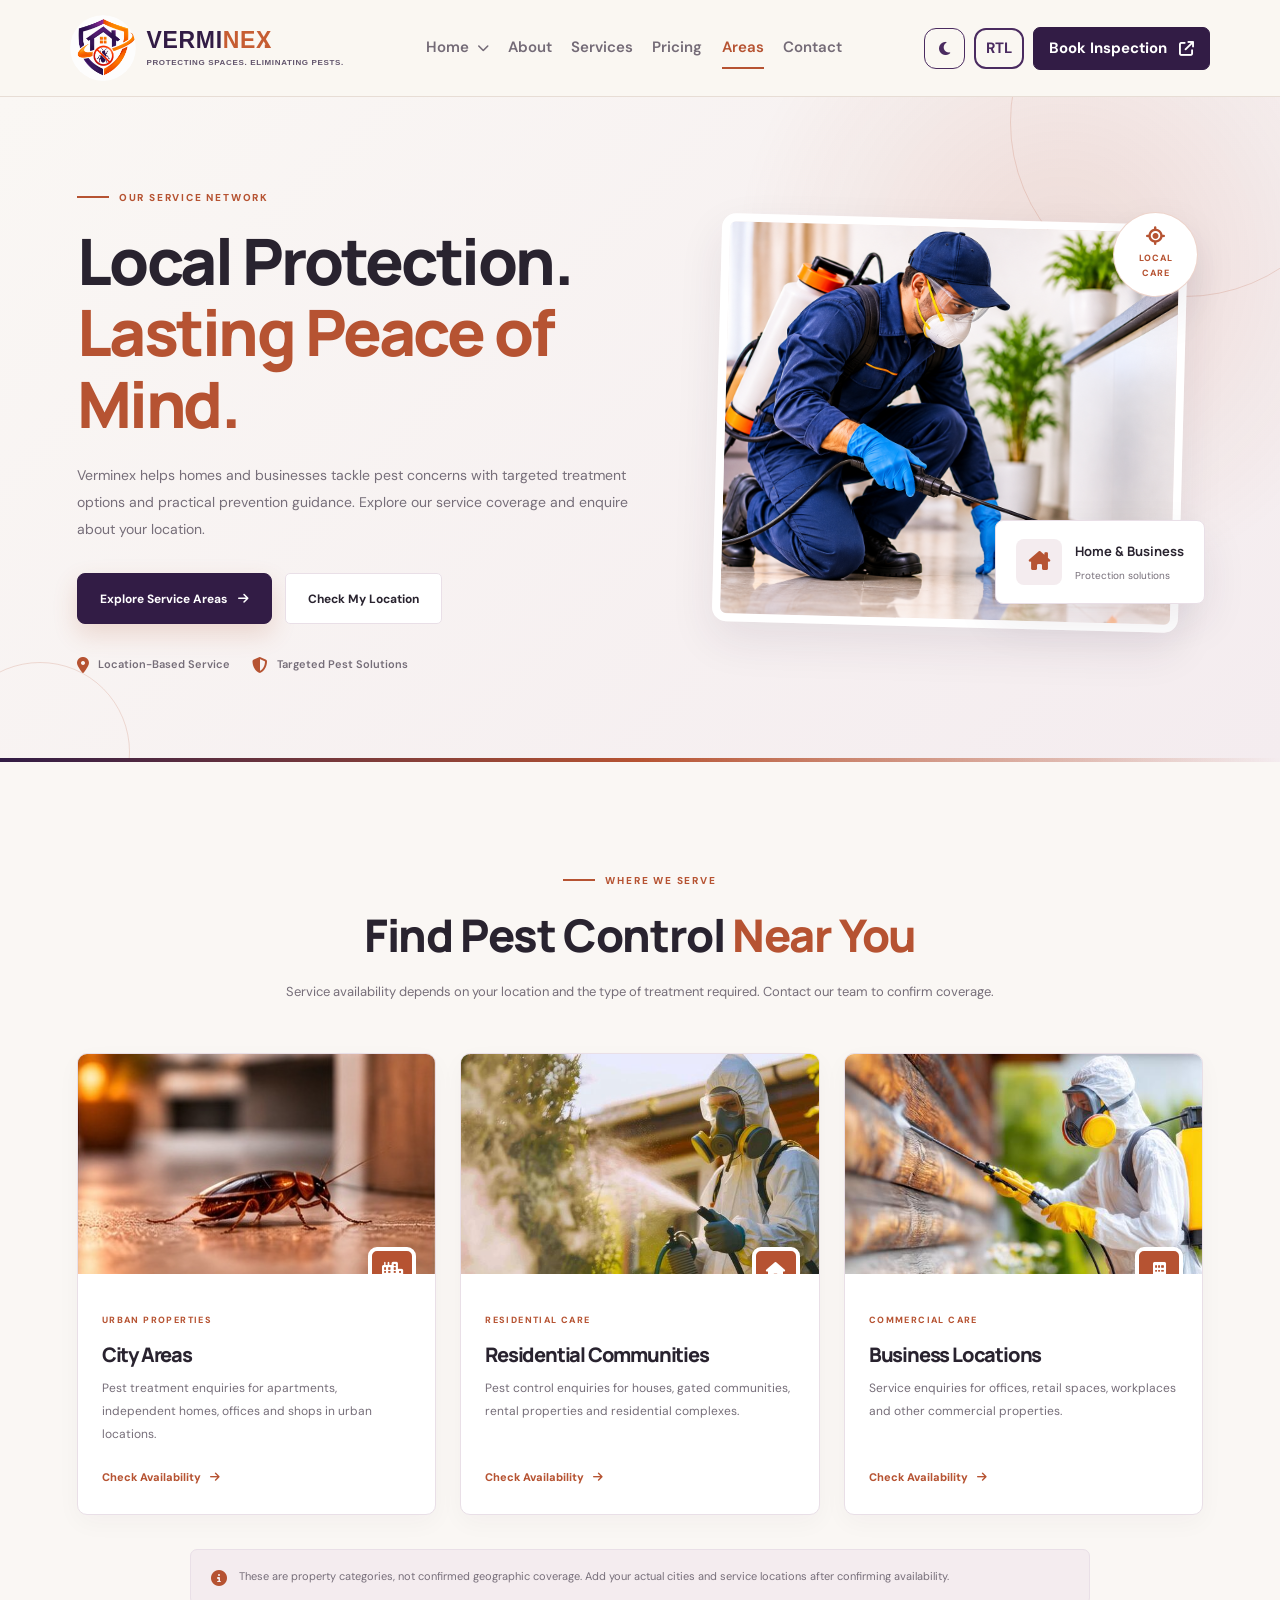
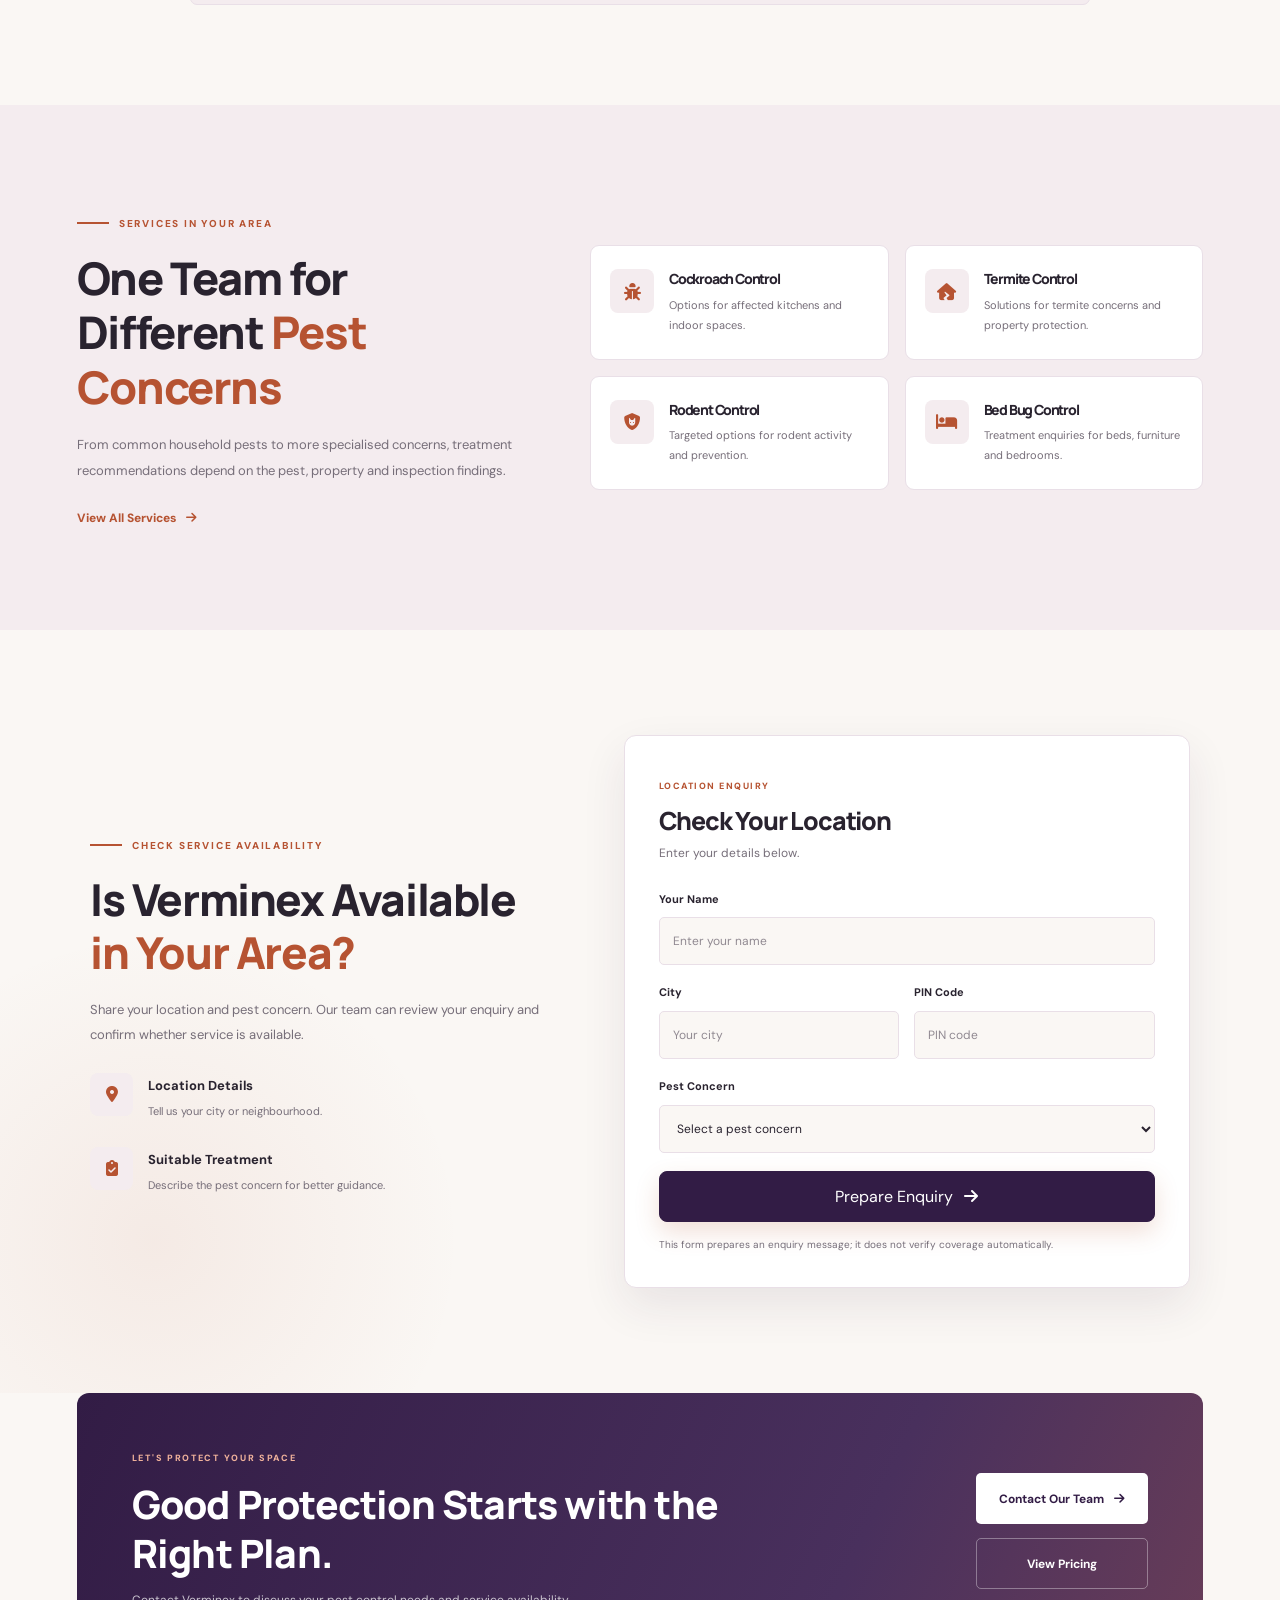
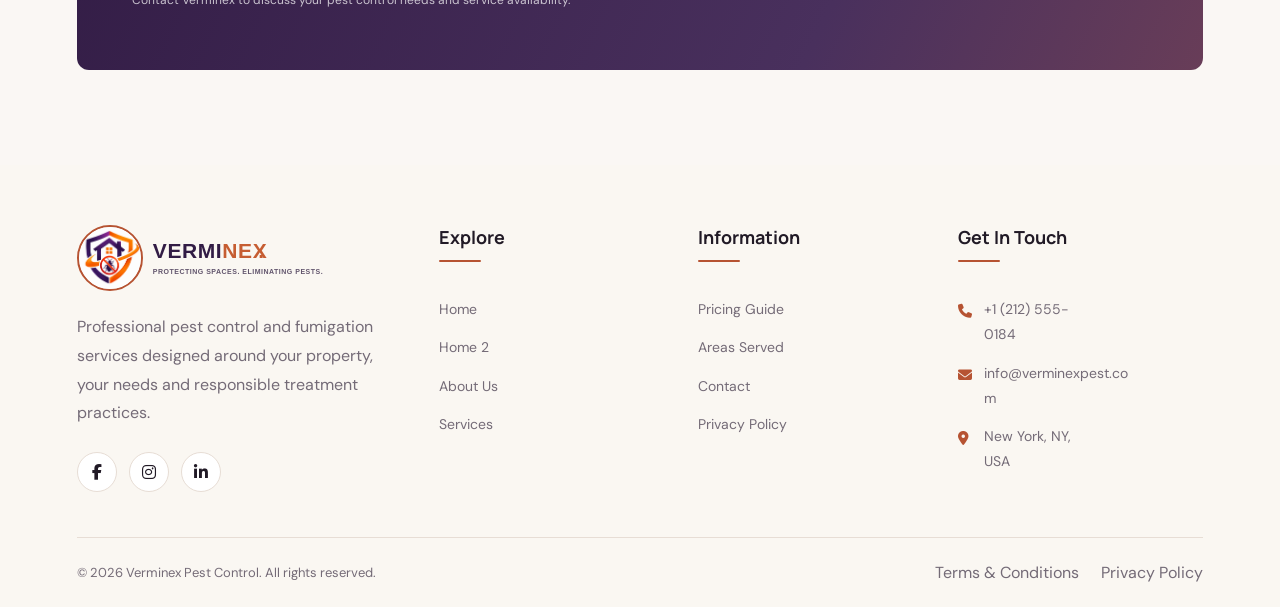
<file: Area.html>
<!DOCTYPE html>
<html lang="en" dir="ltr" data-theme="light">
<head>
  <meta charset="UTF-8">
  <meta name="viewport" content="width=device-width, initial-scale=1.0">
  <meta name="description" content="Professional pest control, termite treatment and fumigation services for homes and businesses.">
  <title>Verminex | Premium Pest Control</title>
  
  <link rel="icon" type="image/png" href="Images/Pestlogo.png">

  <link rel="preconnect" href="https://fonts.googleapis.com">
  <link href="https://fonts.googleapis.com/css2?family=DM+Sans:wght@400;500;600;700&family=Manrope:wght@400;500;600;700;800&display=swap" rel="stylesheet">
  <link rel="stylesheet" href="https://cdnjs.cloudflare.com/ajax/libs/font-awesome/6.5.2/css/all.min.css">
  <link rel="stylesheet" href="areas.css">
  
   <link rel="stylesheet" href="index.css">
  <script src="areas.js" defer></script>
</head>
<body>
<header class="site-header">
  

<div class="brand">
    <a href="index.html" class="brand-link" aria-label="Verminex Home">

        <span class="brand-emblem">
            <img
                src="images/Pestlogo.png"
                alt="Verminex Pest Control"
                class="brand-logo"
            >
        </span>

        <span class="brand-text">
            <span class="brand-name">
                VERMI<span class="brand-highlight">NEX</span><span class="brand-dot">.</span>
            </span>

            <span class="brand-tagline">
                PROTECTING SPACES. ELIMINATING PESTS.
            </span>
        </span>

    </a>
</div>


<button class="menu-toggle icon-button"
        aria-label="Open navigation"
        aria-expanded="false">
    <i class="fa-solid fa-bars"></i>
</button>

 <nav class="main-nav">
  <div class="nav-dropdown">
    <a href="index.html" class="nav-dropdown-toggle">
      Home <i class="fa-solid fa-chevron-down"></i>
    </a>

    <div class="dropdown-menu">
      <a href="index.html">Home 1</a>
      <a href="home2.html">Home 2</a>
    </div>
  </div>

  <a href="about.html">About</a>
  <a href="services.html">Services</a>
  <a href="pricing.html">Pricing</a>
<a href="Area.html" class="active">Areas</a>
  <a href="contact.html">Contact</a>
</nav>
  <div class="header-actions">
    <button class="icon-button theme-toggle" aria-label="Toggle dark mode"><i class="fa-solid fa-moon"></i></button>
   <button class="direction-toggle" type="button">
  RTL <span aria-hidden="true"></span>
</button>
<button type="button" class="button button-small open-inspection-modal">
  Book Inspection
  <i class="fa-solid fa-arrow-up-right-from-square"></i>
</button>  </div>
</header>

<main class="areas-page">

    <!-- SECTION 1: HERO -->
    <section class="areas-hero" id="areasHero">
        <div class="areas-hero-decoration decoration-one"></div>
        <div class="areas-hero-decoration decoration-two"></div>

        <div class="areas-hero-inner">
            <div class="areas-hero-content">
                <span class="areas-eyebrow">
                    <span></span>
                    OUR SERVICE NETWORK
                </span>

                <h1>Local Protection.<br><span>Lasting Peace of Mind.</span></h1>

                <p>
                    Verminex helps homes and businesses tackle pest concerns with
                    targeted treatment options and practical prevention guidance.
                    Explore our service coverage and enquire about your location.
                </p>

                <div class="areas-hero-actions">
                    <a href="#serviceAreas" class="areas-btn areas-btn-primary">
                        Explore Service Areas
                        <i class="fa-solid fa-arrow-right"></i>
                    </a>

                    <a href="#areaEnquiry" class="areas-btn areas-btn-outline">
                        Check My Location
                    </a>
                </div>

                <div class="areas-hero-points">
                    <div>
                        <i class="fa-solid fa-location-dot"></i>
                        <span>Location-Based Service</span>
                    </div>
                    <div>
                        <i class="fa-solid fa-shield-halved"></i>
                        <span>Targeted Pest Solutions</span>
                    </div>
                </div>
            </div>

            <div class="areas-hero-visual">
                <div class="areas-image-main">
                    <img
                        src="images/About6.png"
                        alt="Modern residential property protected with professional pest care">
                </div>

                <div class="areas-floating-card">
                    <div class="areas-floating-icon">
                        <i class="fa-solid fa-house-chimney"></i>
                    </div>
                    <div>
                        <strong>Home & Business</strong>
                        <span>Protection solutions</span>
                    </div>
                </div>

                <div class="areas-round-label">
                    <i class="fa-solid fa-location-crosshairs"></i>
                    <span>LOCAL<br>CARE</span>
                </div>
            </div>
        </div>

        <div class="areas-hero-bottom"></div>
    </section>

    <!-- SECTION 2: SERVICE AREAS -->
    <section class="service-areas-section" id="serviceAreas">
        <div class="areas-section-heading">
            <span class="areas-eyebrow">
                <span></span>
                WHERE WE SERVE
            </span>

            <h2>Find Pest Control <span>Near You</span></h2>

            <p>
                Service availability depends on your location and the type of
                treatment required. Contact our team to confirm coverage.
            </p>
        </div>

        <div class="service-areas-grid">

            <article class="service-area-card">
                <div class="area-card-image">
                    <img
                        src="images/Cockroach.jpg"
                        alt="City buildings and urban neighbourhood">
                    <span class="area-image-icon"><i class="fa-solid fa-city"></i></span>
                </div>

                <div class="area-card-content">
                    <span class="area-card-label">URBAN PROPERTIES</span>
                    <h3>City Areas</h3>
                    <p>
                        Pest treatment enquiries for apartments, independent homes,
                        offices and shops in urban locations.
                    </p>
                    <a href="#areaEnquiry" class="area-card-link">
                        Check Availability <i class="fa-solid fa-arrow-right"></i>
                    </a>
                </div>
            </article>

            <article class="service-area-card">
                <div class="area-card-image">
                    <img
                        src="images/service2.jpg"
                        alt="Residential houses in a neighbourhood">
                    <span class="area-image-icon"><i class="fa-solid fa-house"></i></span>
                </div>

                <div class="area-card-content">
                    <span class="area-card-label">RESIDENTIAL CARE</span>
                    <h3>Residential Communities</h3>
                    <p>
                        Pest control enquiries for houses, gated communities,
                        rental properties and residential complexes.
                    </p>
                    <a href="#areaEnquiry" class="area-card-link">
                        Check Availability <i class="fa-solid fa-arrow-right"></i>
                    </a>
                </div>
            </article>

            <article class="service-area-card">
                <div class="area-card-image">
                    <img
                        src="images/about12.jpg"
                        alt="Professional commercial office interior">
                    <span class="area-image-icon"><i class="fa-solid fa-building"></i></span>
                </div>

                <div class="area-card-content">
                    <span class="area-card-label">COMMERCIAL CARE</span>
                    <h3>Business Locations</h3>
                    <p>
                        Service enquiries for offices, retail spaces, workplaces
                        and other commercial properties.
                    </p>
                    <a href="#areaEnquiry" class="area-card-link">
                        Check Availability <i class="fa-solid fa-arrow-right"></i>
                    </a>
                </div>
            </article>

        </div>

        <div class="areas-coverage-note">
            <i class="fa-solid fa-circle-info"></i>
            <p>
                These are property categories, not confirmed geographic coverage.
                Add your actual cities and service locations after confirming availability.
            </p>
        </div>
    </section>

    <!-- SECTION 3: SERVICES AVAILABLE -->
    <section class="areas-services-section" id="areaServices">
        <div class="areas-services-layout">
            <div class="areas-services-copy">
                <span class="areas-eyebrow">
                    <span></span>
                    SERVICES IN YOUR AREA
                </span>

                <h2>One Team for Different <span>Pest Concerns</span></h2>

                <p>
                    From common household pests to more specialised concerns,
                    treatment recommendations depend on the pest, property and
                    inspection findings.
                </p>

                <a href="services.html" class="areas-text-link">
                    View All Services
                    <i class="fa-solid fa-arrow-right"></i>
                </a>
            </div>

            <div class="areas-services-grid">
                <article class="area-service-item">
                    <div class="area-service-icon">
                        <i class="fa-solid fa-bug"></i>
                    </div>
                    <div>
                        <h3>Cockroach Control</h3>
                        <p>Options for affected kitchens and indoor spaces.</p>
                    </div>
                </article>

                <article class="area-service-item">
                    <div class="area-service-icon">
                        <i class="fa-solid fa-house-crack"></i>
                    </div>
                    <div>
                        <h3>Termite Control</h3>
                        <p>Solutions for termite concerns and property protection.</p>
                    </div>
                </article>

                <article class="area-service-item">
                    <div class="area-service-icon">
                        <i class="fa-solid fa-shield-cat"></i>
                    </div>
                    <div>
                        <h3>Rodent Control</h3>
                        <p>Targeted options for rodent activity and prevention.</p>
                    </div>
                </article>

                <article class="area-service-item">
                    <div class="area-service-icon">
                        <i class="fa-solid fa-bed"></i>
                    </div>
                    <div>
                        <h3>Bed Bug Control</h3>
                        <p>Treatment enquiries for beds, furniture and bedrooms.</p>
                    </div>
                </article>
            </div>
        </div>
    </section>

    <!-- SECTION 4: LOCATION ENQUIRY -->
    <section class="area-enquiry-section" id="areaEnquiry">
        <div class="area-enquiry-decoration"></div>

        <div class="area-enquiry-layout">
            <div class="area-enquiry-copy">
                <span class="areas-eyebrow">
                    <span></span>
                    CHECK SERVICE AVAILABILITY
                </span>

                <h2>Is Verminex Available <span>in Your Area?</span></h2>

                <p>
                    Share your location and pest concern. Our team can review
                    your enquiry and confirm whether service is available.
                </p>

                <div class="enquiry-benefit">
                    <i class="fa-solid fa-location-dot"></i>
                    <div>
                        <strong>Location Details</strong>
                        <p>Tell us your city or neighbourhood.</p>
                    </div>
                </div>

                <div class="enquiry-benefit">
                    <i class="fa-solid fa-clipboard-check"></i>
                    <div>
                        <strong>Suitable Treatment</strong>
                        <p>Describe the pest concern for better guidance.</p>
                    </div>
                </div>
            </div>

            <form class="area-enquiry-form" id="areaEnquiryForm">
                <div class="form-heading">
                    <span>LOCATION ENQUIRY</span>
                    <h3>Check Your Location</h3>
                    <p>Enter your details below.</p>
                </div>

                <div class="area-form-field">
                    <label for="areaName">Your Name</label>
                    <input
                        type="text"
                        id="areaName"
                        name="name"
                        placeholder="Enter your name"
                        autocomplete="name"
                        required>
                </div>

                <div class="area-form-row">
                    <div class="area-form-field">
                        <label for="areaCity">City</label>
                        <input
                            type="text"
                            id="areaCity"
                            name="city"
                            placeholder="Your city"
                            autocomplete="address-level2"
                            required>
                    </div>

                    <div class="area-form-field">
                        <label for="areaPincode">PIN Code</label>
                        <input
                            type="text"
                            id="areaPincode"
                            name="pincode"
                            placeholder="PIN code"
                            inputmode="numeric"
                            pattern="[0-9]{6}"
                            maxlength="6"
                            title="Enter a valid 6-digit Indian PIN code"
                            required>
                    </div>
                </div>

                <div class="area-form-field">
                    <label for="areaPest">Pest Concern</label>
                    <select id="areaPest" name="pest" required>
                        <option value="">Select a pest concern</option>
                        <option value="Termite Control">Termite Control</option>
                        <option value="Cockroach Control">Cockroach Control</option>
                        <option value="Rodent Control">Rodent Control</option>
                        <option value="Bed Bug Control">Bed Bug Control</option>
                        <option value="Other Pest Concern">Other Pest Concern</option>
                    </select>
                </div>

                <button type="submit" class="areas-btn areas-btn-primary area-submit">
                    Prepare Enquiry
                    <i class="fa-solid fa-arrow-right"></i>
                </button>

                <p class="area-form-status" id="areaFormStatus" role="status" aria-live="polite">
                    This form prepares an enquiry message; it does not verify coverage automatically.
                </p>
            </form>
        </div>
    </section>

    <!-- SECTION 5: FINAL CTA -->
    <section class="areas-final-cta">
        <div class="areas-final-cta-inner">
            <div>
                <span class="areas-cta-label">LET'S PROTECT YOUR SPACE</span>
                <h2>Good Protection Starts with the Right Plan.</h2>
                <p>Contact Verminex to discuss your pest control needs and service availability.</p>
            </div>

            <div class="areas-final-actions">
                <a href="contact.html" class="areas-btn areas-btn-light">
                    Contact Our Team
                    <i class="fa-solid fa-arrow-right"></i>
                </a>

                <a href="pricing.html" class="areas-btn areas-btn-cta-outline">
                    View Pricing
                </a>
            </div>
        </div>
    </section>

</main>

<footer class="site-footer">
    <div class="footer-main">

        <!-- FOOTER BRAND -->
        <div class="footer-about">
            <div class="brand footer-brand">
                <a href="index.html" class="brand-link" aria-label="Verminex Home">
                    <span class="brand-emblem">
                        <img src="images/Pestlogo.png"
                             alt="Verminex Pest Control"
                             class="brand-logo">
                    </span>

                    <span class="brand-text">
                        <span class="brand-name">
                            VERMI<span class="brand-highlight">NEX</span><span class="brand-dot">.</span>
                        </span>
                        <span class="brand-tagline">
                            PROTECTING SPACES. ELIMINATING PESTS.
                        </span>
                    </span>
                </a>
            </div>

            <p>
                Professional pest control and fumigation services
                designed around your property, your needs and
                responsible treatment practices.
            </p>

            <!-- SOCIAL MEDIA -->
            <div class="footer-socials">
                <a href="https://www.facebook.com/" target="_blank"
                   rel="noopener noreferrer" aria-label="Facebook">
                    <i class="fa-brands fa-facebook-f"></i>
                </a>
                <a href="https://www.instagram.com/" target="_blank"
                   rel="noopener noreferrer" aria-label="Instagram">
                    <i class="fa-brands fa-instagram"></i>
                </a>
                <a href="https://www.linkedin.com/" target="_blank"
                   rel="noopener noreferrer" aria-label="LinkedIn">
                    <i class="fa-brands fa-linkedin-in"></i>
                </a>
            </div>
        </div>

        <!-- EXPLORE -->
        <div class="footer-column">
            <h3>Explore</h3>
            <a href="index.html">Home</a>
            <a href="home2.html">Home 2</a>
            <a href="about.html">About Us</a>
            <a href="services.html">Services</a>
        </div>

        <!-- INFORMATION -->
<div class="footer-column">
    <h3>Information</h3>
    <a href="pricing.html">Pricing Guide</a>
    <a href="areas.html">Areas Served</a>
    <a href="contact.html">Contact</a>
   <a href="privacy.html">Privacy Policy</a>
    
</div>

        <!-- GET IN TOUCH -->
        <div class="footer-column footer-contact">
            <h3>Get In Touch</h3>

            <p>
                <i class="fa-solid fa-phone"></i>
                <a href="tel:+12125550184">+1 (212) 555-0184</a>
            </p>

            <p>
                <i class="fa-solid fa-envelope"></i>
                <a href="mailto:info@verminexpest.com">
                    info@verminexpest.com
                </a>
            </p>

            <p>
                <i class="fa-solid fa-location-dot"></i>
                New York, NY, USA
            </p>
        </div>

    </div>

    <!-- FOOTER BOTTOM -->
    <div class="footer-bottom">
        <p>
            © <span class="current-year">2026</span>
            Verminex Pest Control. All rights reserved.
        </p>

        <div class="footer-legal">
            <a href="terms.html">Terms &amp; Conditions</a>
            <a href="privacy.html">Privacy Policy</a>
        </div>
    </div>
</footer>

<div class="inspection-modal" id="inspectionModal" aria-hidden="true">

  <div class="inspection-modal-overlay"></div>

  <div class="inspection-modal-content"
       role="dialog"
       aria-modal="true"
       aria-labelledby="inspectionModalTitle">

    <!-- CLOSE BUTTON -->
    <button type="button"
            class="inspection-modal-close"
            aria-label="Close inspection form">
      <i class="fa-solid fa-xmark"></i>
    </button>

    <!-- POPUP BRAND LOGO -->
    <div class="inspection-popup-brand">

      <a href="index.html" aria-label="Verminex Home">
        <span class="inspection-popup-logo">
          <img src="images/Pestlogo.png"
               alt="Verminex Pest Control Logo">
        </span>
      </a>

      <span class="inspection-popup-brand-name">
        VERMI<span>NEX</span>.
      </span>

      <span class="inspection-popup-tagline">
        PROTECTING SPACES. ELIMINATING PESTS.
      </span>

    </div>

    <!-- POPUP HEADING -->
    <div class="eyebrow">PROFESSIONAL PEST PROTECTION</div>

    <h2 id="inspectionModalTitle">
      Book an <span>Inspection.</span>
    </h2>

    <p class="inspection-modal-intro">
      Tell us a little about your property and our team can follow up
      about your inspection request.
    </p>

    <!-- INSPECTION FORM -->
    <form id="inspectionForm" class="inspection-form">

      <div class="inspection-form-grid">

        <div class="inspection-field">
          <label for="inspectionName">Full Name *</label>
          <input
            id="inspectionName"
            name="name"
            type="text"
            placeholder="Enter your full name"
            required>
        </div>

        <div class="inspection-field">
          <label for="inspectionPhone">Phone Number *</label>
          <input
            id="inspectionPhone"
            name="phone"
            type="tel"
            placeholder="Enter your phone number"
            required>
        </div>

        <div class="inspection-field">
          <label for="inspectionEmail">Email Address</label>
          <input
            id="inspectionEmail"
            name="email"
            type="email"
            placeholder="Enter your email">
        </div>

        <div class="inspection-field">
          <label for="inspectionService">Pest Control Service *</label>
          <select id="inspectionService" name="service" required>
            <option value="">Select a service</option>
            <option value="Termite Control">Termite Control</option>
            <option value="Cockroach Control">Cockroach Control</option>
            <option value="Rodent Management">Rodent Management</option>
            <option value="Bed Bug Treatment">Bed Bug Treatment</option>
            <option value="General Pest Inspection">General Pest Inspection</option>
            <option value="Commercial Pest Control">Commercial Pest Control</option>
            <option value="Other">Other</option>
          </select>
        </div>

        <div class="inspection-field inspection-field-full">
          <label for="inspectionAddress">Property Address</label>
          <input
            id="inspectionAddress"
            name="address"
            type="text"
            placeholder="Enter your property address">
        </div>

        <div class="inspection-field inspection-field-full">
          <label for="inspectionMessage">Additional Details</label>
          <textarea
            id="inspectionMessage"
            name="message"
            rows="3"
            placeholder="Tell us about the pest issue"></textarea>
        </div>

      </div>

      <!-- SUBMIT BUTTON -->
      <button type="submit" class="button inspection-submit">
        Submit Inspection Request
        <i class="fa-solid fa-arrow-right"></i>
      </button>

      <p
        class="inspection-form-status"
        id="inspectionFormStatus"
        aria-live="polite">
      </p>

    </form>

  </div>
</div>

</body>
</html>
</file>
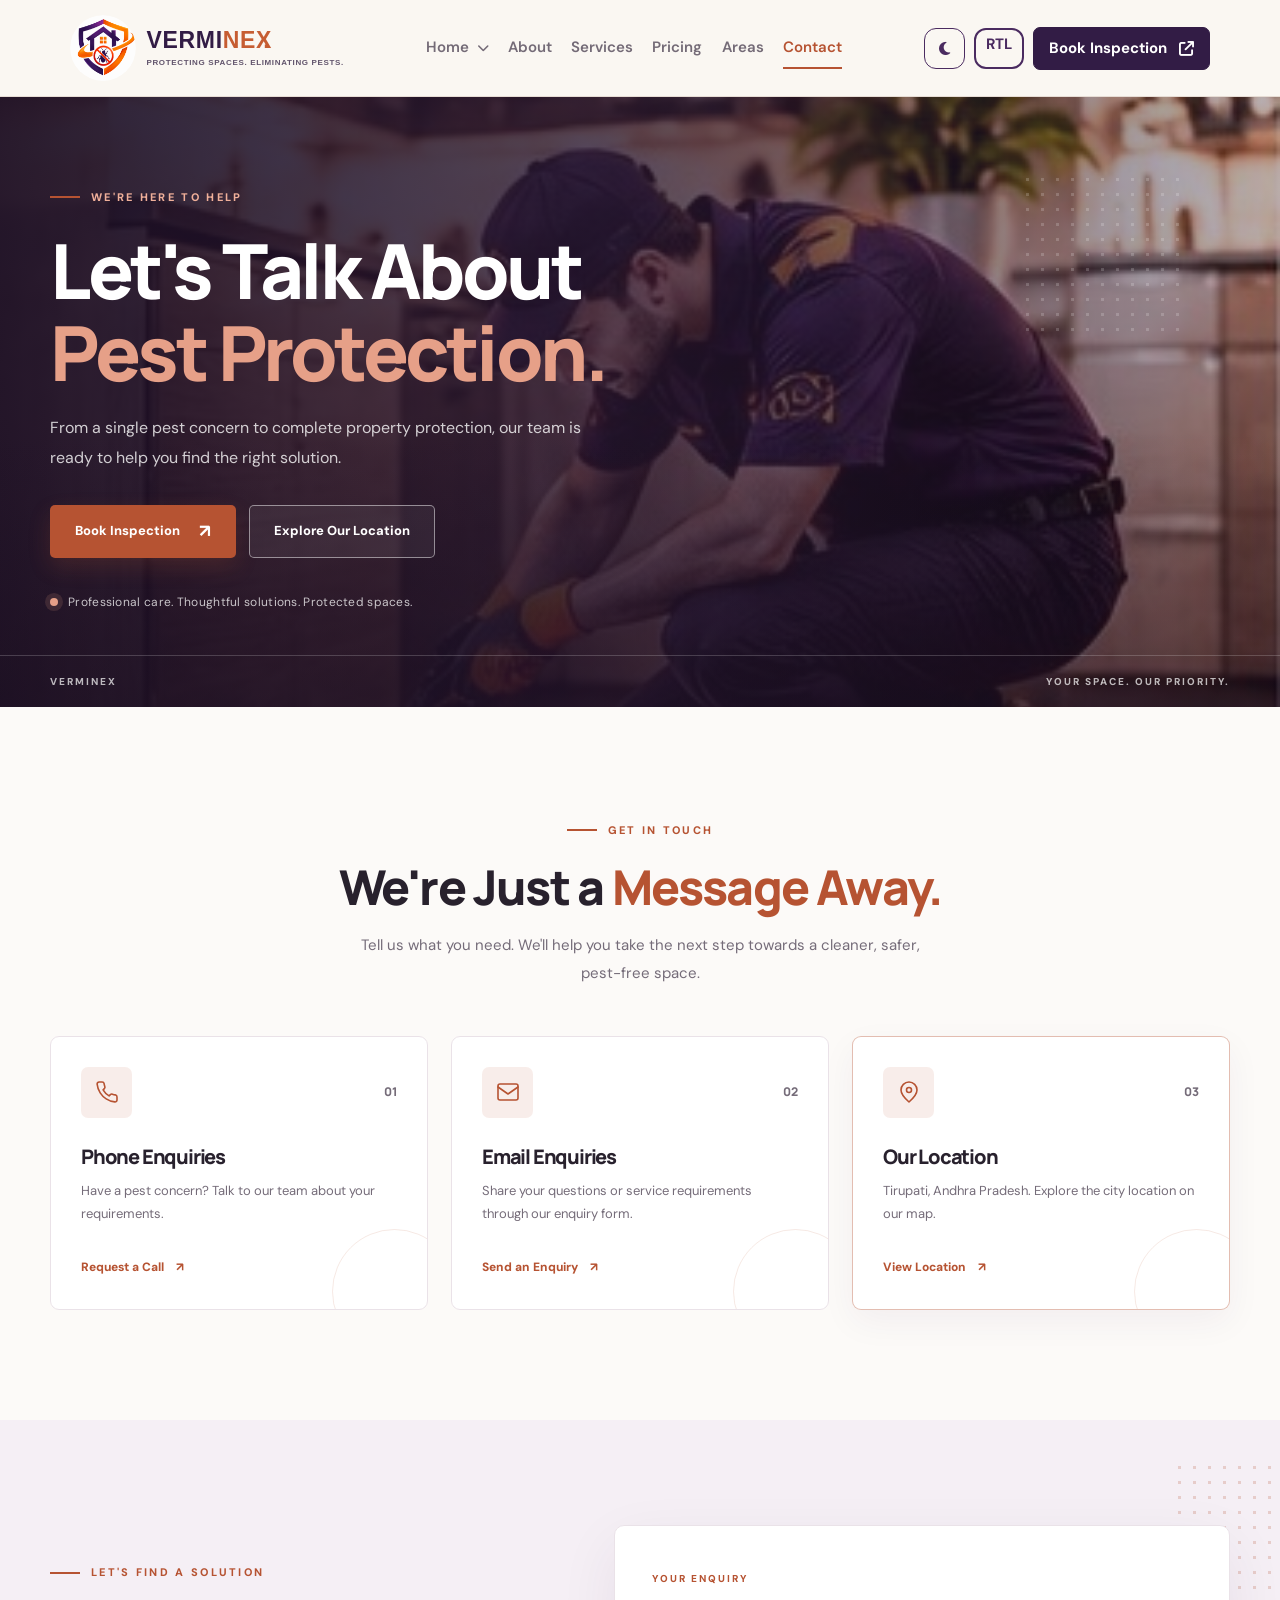
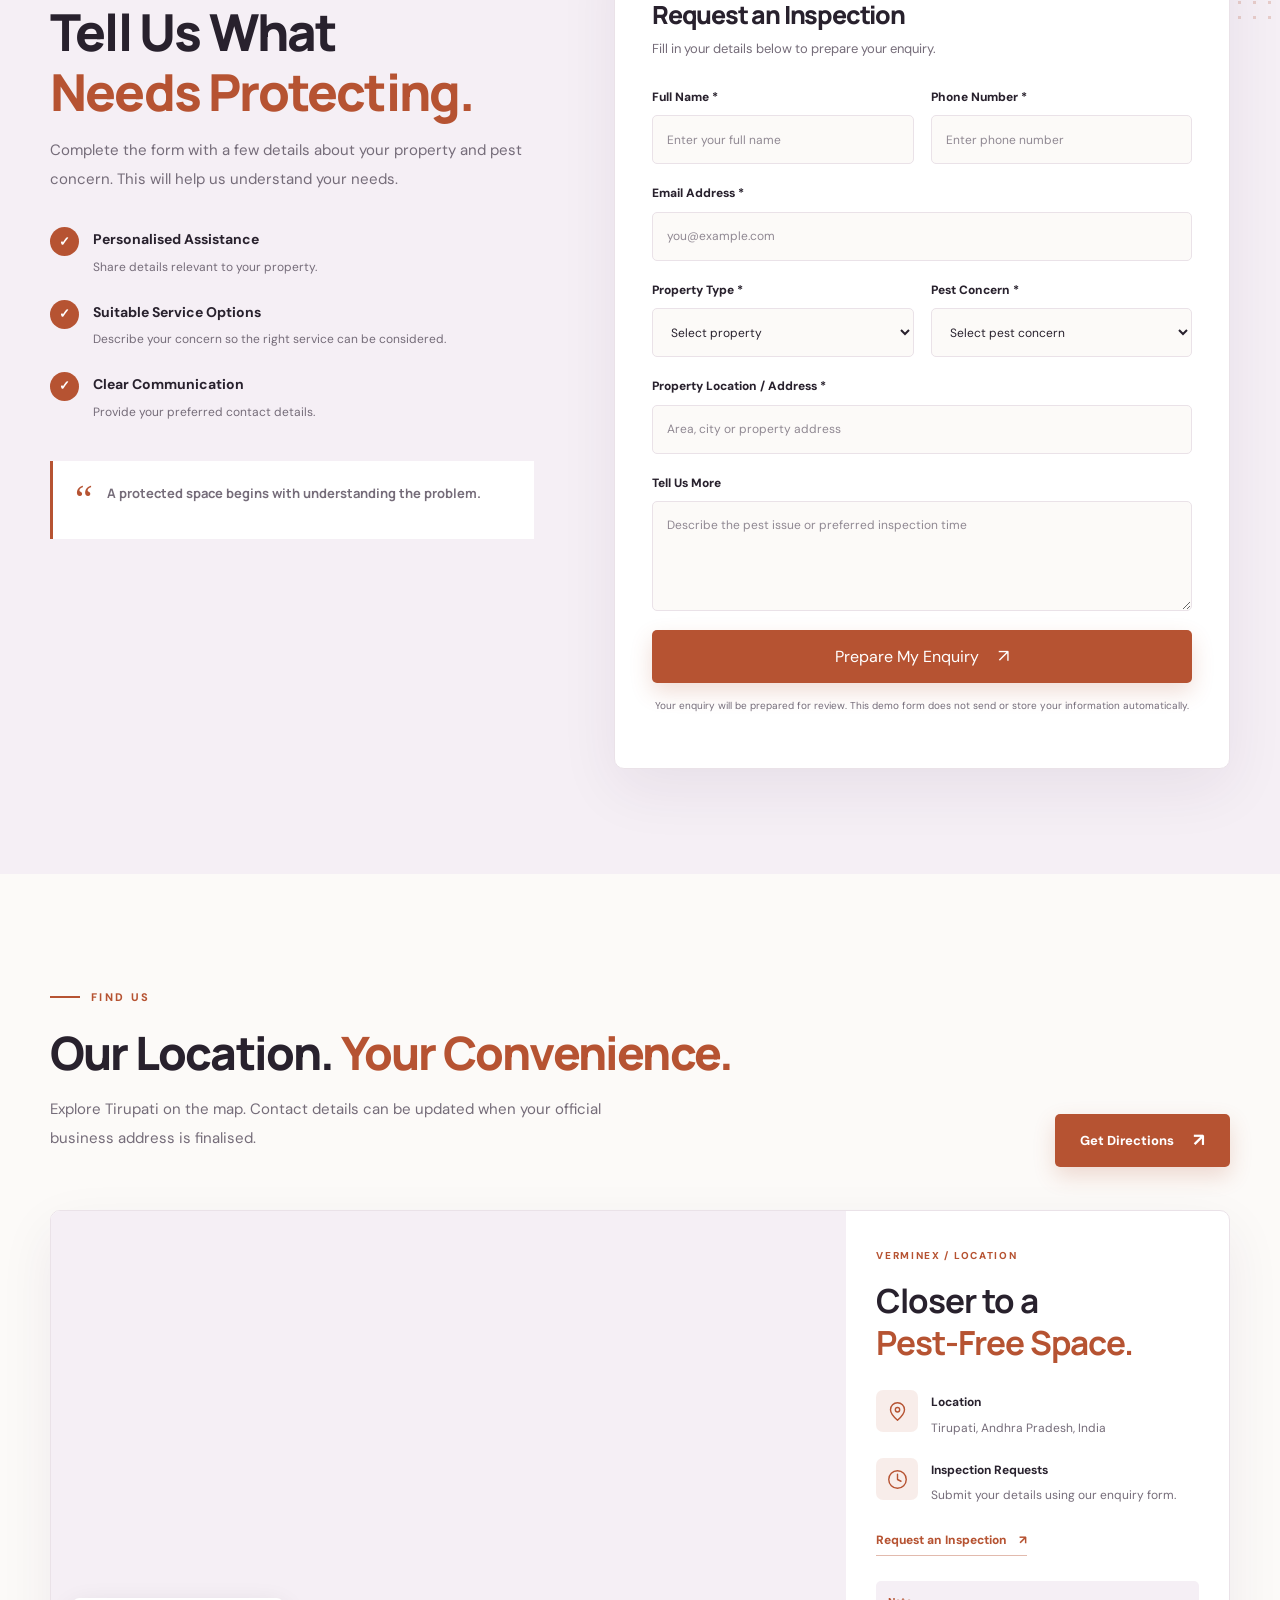
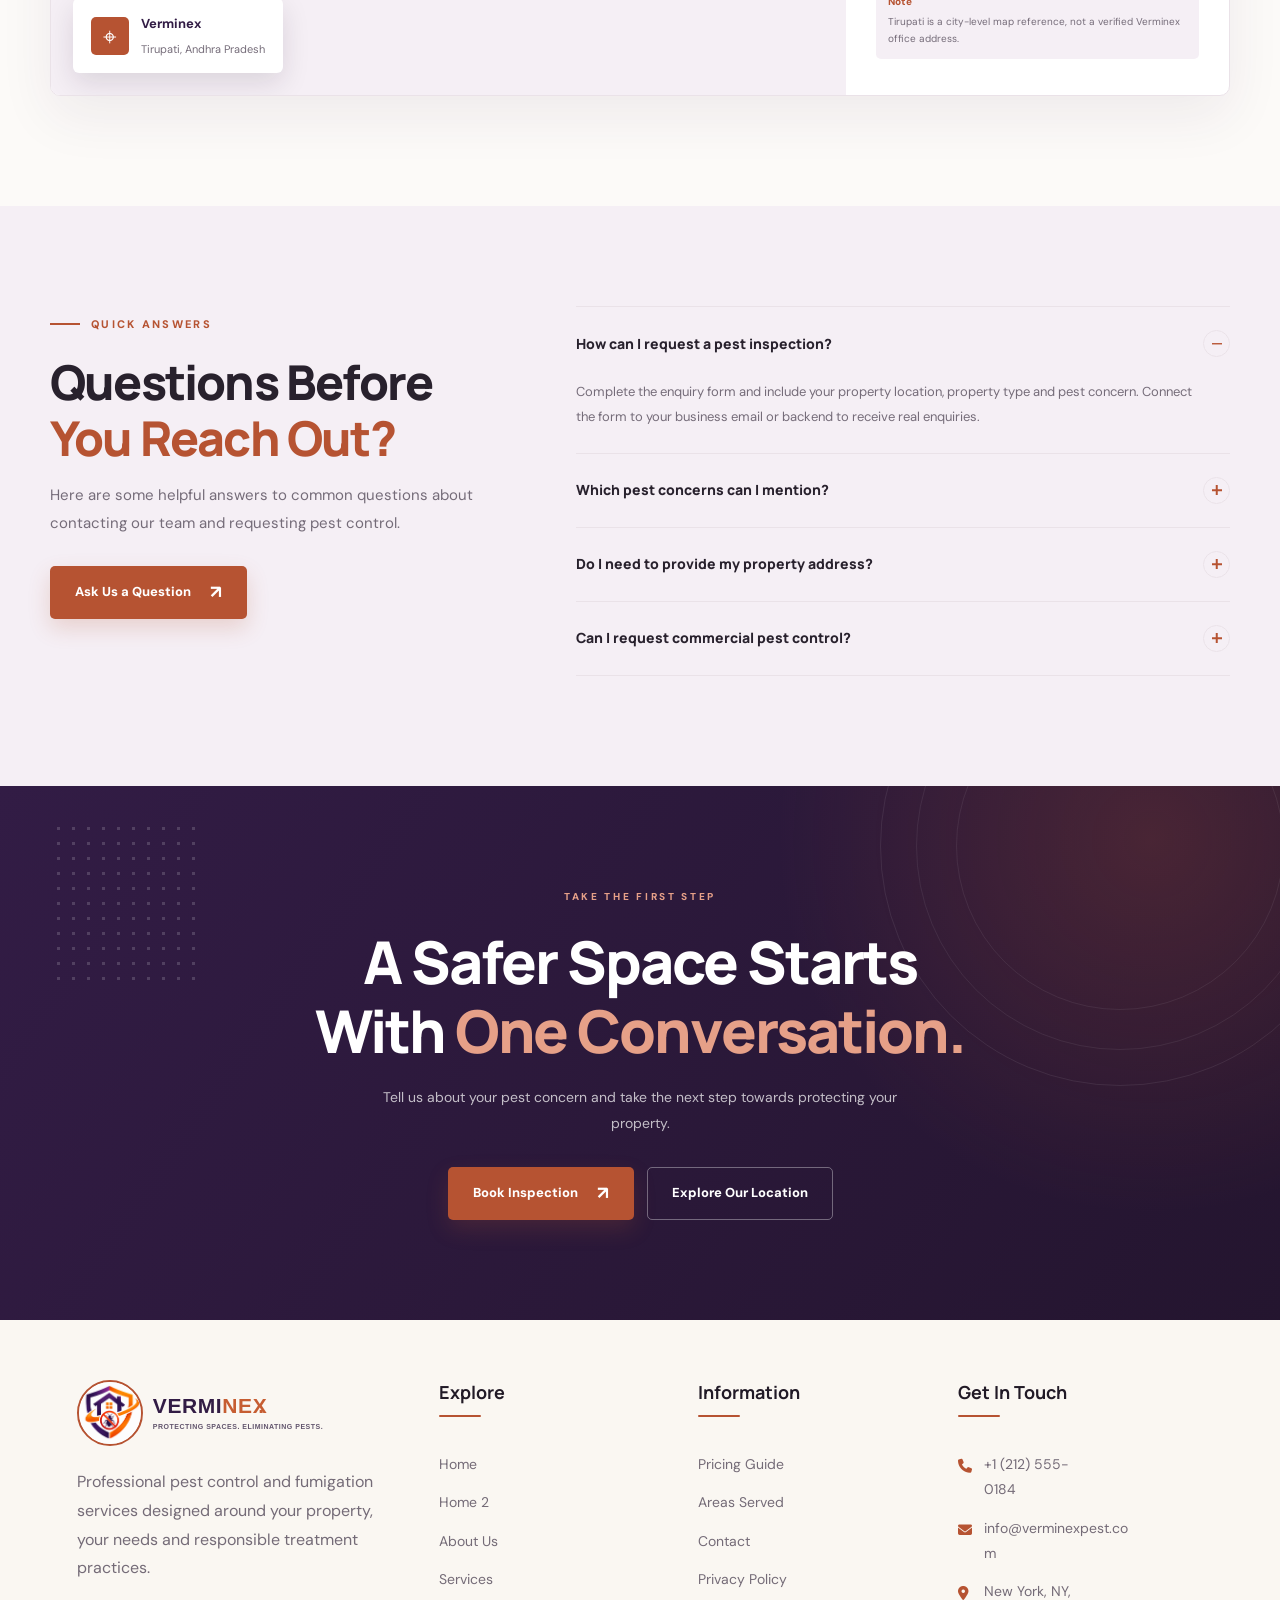
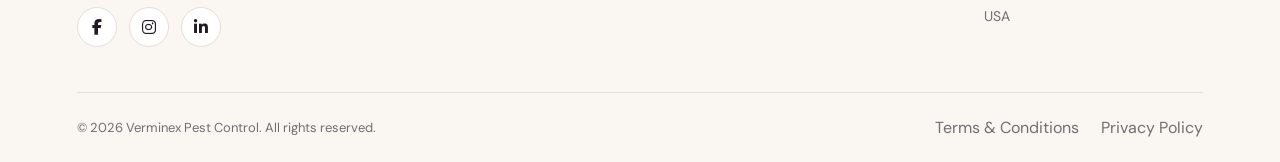
<file: contact.html>
<!DOCTYPE html>
<html lang="en" dir="ltr" data-theme="light">
<head>
  <meta charset="UTF-8">
  <meta name="viewport" content="width=device-width, initial-scale=1.0">
  <meta name="description" content="Professional pest control, termite treatment and fumigation services for homes and businesses.">
  <title>Verminex | Premium Pest Control</title>
  
<link rel="icon" type="image/png" href="Images/Pestlogo.png">

  <link rel="preconnect" href="https://fonts.googleapis.com">
  <link href="https://fonts.googleapis.com/css2?family=DM+Sans:wght@400;500;600;700&family=Manrope:wght@400;500;600;700;800&display=swap" rel="stylesheet">
  <link rel="stylesheet" href="https://cdnjs.cloudflare.com/ajax/libs/font-awesome/6.5.2/css/all.min.css">
  <link rel="stylesheet" href="contact.css">
  
  <link rel="stylesheet" href="index.css">
 <script src="contact.js"></script>
</head>
<body>
<header class="site-header">
  

<div class="brand">
    <a href="index.html" class="brand-link" aria-label="Verminex Home">

        <span class="brand-emblem">
            <img
                src="images/Pestlogo.png"
                alt="Verminex Pest Control"
                class="brand-logo"
            >
        </span>

        <span class="brand-text">
            <span class="brand-name">
                VERMI<span class="brand-highlight">NEX</span><span class="brand-dot">.</span>
            </span>

            <span class="brand-tagline">
                PROTECTING SPACES. ELIMINATING PESTS.
            </span>
        </span>

    </a>
</div>


<button class="menu-toggle icon-button"
        aria-label="Open navigation"
        aria-expanded="false">
    <i class="fa-solid fa-bars"></i>
</button>

 <nav class="main-nav">
  <div class="nav-dropdown">
    <a href="index.html" class="nav-dropdown-toggle">
      Home <i class="fa-solid fa-chevron-down"></i>
    </a>

    <div class="dropdown-menu">
      <a href="index.html">Home 1</a>
      <a href="home2.html">Home 2</a>
    </div>
  </div>

  <a href="about.html">About</a>
<a href="services.html">Services</a>
<a href="pricing.html">Pricing</a>
<a href="Area.html">Areas</a>
<a href="contact.html" class="active">Contact</a>
</nav>
  <div class="header-actions">
    <button class="icon-button theme-toggle" aria-label="Toggle dark mode"><i class="fa-solid fa-moon"></i></button>
    <button class="direction-toggle" type="button">
  RTL <span aria-hidden="true"></span>
</button>
    <button type="button" class="button button-small open-inspection-modal">
  Book Inspection
  <i class="fa-solid fa-arrow-up-right-from-square"></i>
</button>
  </div>
</header>

<main class="contact-page">

  <!-- SECTION 1: HERO -->
  <section class="contact-hero">
    <div class="contact-hero-overlay"></div>

    <div class="contact-dots contact-dots-hero"></div>

    <div class="contact-container contact-hero-content">
      <span class="contact-eyebrow">
        <span class="contact-eyebrow-line"></span>
        WE'RE HERE TO HELP
      </span>

      <h1>Let's Talk About<br>
        <span>Pest Protection.</span>
      </h1>

      <p>
        From a single pest concern to complete property protection,
        our team is ready to help you find the right solution.
      </p>

      <div class="contact-hero-actions">
        <a href="#contact-form" class="contact-btn contact-btn-primary">
          Book Inspection <span>↗</span>
        </a>
        <a href="#our-location" class="contact-btn contact-btn-outline">
          Explore Our Location
        </a>
      </div>

      <div class="contact-hero-note">
        <span class="contact-status-dot"></span>
        Professional care. Thoughtful solutions. Protected spaces.
      </div>
    </div>

    <div class="contact-hero-bottom">
      <span>VERMINEX</span>
      <span>YOUR SPACE. OUR PRIORITY.</span>
    </div>
  </section>


  <!-- SECTION 2: CONTACT OPTIONS -->
  <section class="contact-options-section">
    <div class="contact-container">

      <div class="contact-section-heading contact-center-heading">
        <span class="contact-eyebrow">
          <span class="contact-eyebrow-line"></span>
          GET IN TOUCH
        </span>
        <h2>We're Just a <span>Message Away.</span></h2>
        <p>
          Tell us what you need. We'll help you take the next step
          towards a cleaner, safer, pest-free space.
        </p>
      </div>

      <div class="contact-options-grid">

        <article class="contact-detail-card">
          <div class="contact-card-top">
            <div class="contact-icon-box">
              <svg viewBox="0 0 24 24" aria-hidden="true">
                <path d="M22 16.92v3a2 2 0 0 1-2.18 2
                19.79 19.79 0 0 1-8.63-3.07
                19.5 19.5 0 0 1-6-6
                A19.79 19.79 0 0 1 2.12 4.18
                2 2 0 0 1 4.11 2h3a2 2 0 0 1 2
                1.72c.12.96.36 1.9.7 2.8
                a2 2 0 0 1-.45 2.11L8.09 9.91
                a16 16 0 0 0 6 6l1.27-1.27
                a2 2 0 0 1 2.11-.45
                c.9.34 1.84.58 2.8.7
                A2 2 0 0 1 22 16.92Z"/>
              </svg>
            </div>
            <span class="contact-card-number">01</span>
          </div>
          <h3>Phone Enquiries</h3>
          <p>Have a pest concern? Talk to our team about your requirements.</p>
          <a href="#contact-form" class="contact-card-link">
            Request a Call <span>↗</span>
          </a>
        </article>

        <article class="contact-detail-card">
          <div class="contact-card-top">
            <div class="contact-icon-box">
              <svg viewBox="0 0 24 24" aria-hidden="true">
                <rect x="2" y="4" width="20" height="16" rx="2"/>
                <path d="m22 7-10 7L2 7"/>
              </svg>
            </div>
            <span class="contact-card-number">02</span>
          </div>
          <h3>Email Enquiries</h3>
          <p>Share your questions or service requirements through our enquiry form.</p>
          <a href="#contact-form" class="contact-card-link">
            Send an Enquiry <span>↗</span>
          </a>
        </article>

        <article class="contact-detail-card contact-detail-card-featured">
          <div class="contact-card-top">
            <div class="contact-icon-box">
              <svg viewBox="0 0 24 24" aria-hidden="true">
                <path d="M20 10c0 5-8 12-8 12S4 15 4 10a8 8 0 1 1 16 0Z"/>
                <circle cx="12" cy="10" r="2.5"/>
              </svg>
            </div>
            <span class="contact-card-number">03</span>
          </div>
          <h3>Our Location</h3>
          <p>Tirupati, Andhra Pradesh. Explore the city location on our map.</p>
          <a href="#our-location" class="contact-card-link">
            View Location <span>↗</span>
          </a>
        </article>

      </div>
    </div>
  </section>


  <!-- SECTION 3: CONTACT FORM -->
  <section class="contact-form-section" id="contact-form">
    <div class="contact-dots contact-dots-form"></div>

    <div class="contact-container contact-form-layout">

      <div class="contact-form-copy">
        <span class="contact-eyebrow">
          <span class="contact-eyebrow-line"></span>
          LET'S FIND A SOLUTION
        </span>

        <h2>Tell Us What<br>
          <span>Needs Protecting.</span>
        </h2>

        <p>
          Complete the form with a few details about your property
          and pest concern. This will help us understand your needs.
        </p>

        <div class="contact-promise-list">
          <div class="contact-promise-item">
            <span class="contact-check">✓</span>
            <div>
              <strong>Personalised Assistance</strong>
              <p>Share details relevant to your property.</p>
            </div>
          </div>

          <div class="contact-promise-item">
            <span class="contact-check">✓</span>
            <div>
              <strong>Suitable Service Options</strong>
              <p>Describe your concern so the right service can be considered.</p>
            </div>
          </div>

          <div class="contact-promise-item">
            <span class="contact-check">✓</span>
            <div>
              <strong>Clear Communication</strong>
              <p>Provide your preferred contact details.</p>
            </div>
          </div>
        </div>

        <div class="contact-side-note">
          <span class="contact-note-mark">“</span>
          <p>
            A protected space begins with understanding the problem.
          </p>
        </div>
      </div>

      <div class="contact-form-card">
        <div class="contact-form-heading">
          <span class="contact-form-kicker">YOUR ENQUIRY</span>
          <h3>Request an Inspection</h3>
          <p>Fill in your details below to prepare your enquiry.</p>
        </div>

        <form id="verminexContactForm">

          <div class="contact-input-row">
            <div class="contact-field">
              <label for="contactName">Full Name *</label>
              <input type="text" id="contactName" name="name"
                placeholder="Enter your full name" required>
            </div>

            <div class="contact-field">
              <label for="contactPhone">Phone Number *</label>
              <input type="tel" id="contactPhone" name="phone"
                placeholder="Enter phone number"
                pattern="[0-9+\s()-]{7,20}" required>
            </div>
          </div>

          <div class="contact-field">
            <label for="contactEmail">Email Address *</label>
            <input type="email" id="contactEmail" name="email"
              placeholder="you@example.com" required>
          </div>

          <div class="contact-input-row">
            <div class="contact-field">
              <label for="contactProperty">Property Type *</label>
              <select id="contactProperty" name="property" required>
                <option value="">Select property</option>
                <option>Residential Home</option>
                <option>Apartment</option>
                <option>Office</option>
                <option>Commercial Property</option>
                <option>Warehouse</option>
                <option>Industrial Property</option>
                <option>Other</option>
              </select>
            </div>

            <div class="contact-field">
              <label for="contactPest">Pest Concern *</label>
              <select id="contactPest" name="pest" required>
                <option value="">Select pest concern</option>
                <option>Termites</option>
                <option>Cockroaches</option>
                <option>Rodents</option>
                <option>Bed Bugs</option>
                <option>Ants</option>
                <option>Mosquitoes</option>
                <option>General Pest Control</option>
                <option>Other</option>
              </select>
            </div>
          </div>

          <div class="contact-field">
            <label for="contactLocation">Property Location / Address *</label>
            <input type="text" id="contactLocation" name="location"
              placeholder="Area, city or property address" required>
          </div>

          <div class="contact-field">
            <label for="contactMessage">Tell Us More</label>
            <textarea id="contactMessage" name="message" rows="4"
              placeholder="Describe the pest issue or preferred inspection time"></textarea>
          </div>

          <button type="submit" class="contact-btn contact-btn-primary contact-submit-btn">
            Prepare My Enquiry <span>↗</span>
          </button>

          <p class="contact-form-privacy">
            Your enquiry will be prepared for review. This demo form does not
            send or store your information automatically.
          </p>

          <div class="contact-form-result" id="contactFormResult"
            role="status" aria-live="polite"></div>

          <button type="button" id="contactCopyButton"
            class="contact-copy-btn" hidden>
            Copy Enquiry Details
          </button>
        </form>
      </div>
    </div>
  </section>


  <!-- SECTION 4: LOCATION -->
  <section class="contact-location-section" id="our-location">
    <div class="contact-container">

      <div class="contact-location-heading">
        <div class="contact-section-heading">
          <span class="contact-eyebrow">
            <span class="contact-eyebrow-line"></span>
            FIND US
          </span>
          <h2>Our Location. <span>Your Convenience.</span></h2>
          <p>
            Explore Tirupati on the map. Contact details can be updated
            when your official business address is finalised.
          </p>
        </div>

        <a class="contact-btn contact-btn-primary"
          href="https://www.google.com/maps/search/?api=1&query=Tirupati%2C%20Andhra%20Pradesh"
          target="_blank" rel="noopener noreferrer">
          Get Directions <span>↗</span>
        </a>
      </div>

      <div class="contact-map-layout">
        <div class="contact-map-frame">
          <iframe
            title="Map of Tirupati, Andhra Pradesh"
            src="https://maps.google.com/maps?q=Tirupati%2C%20Andhra%20Pradesh&t=&z=12&ie=UTF8&iwloc=&output=embed"
            loading="lazy"
            referrerpolicy="no-referrer-when-downgrade"
            allowfullscreen>
          </iframe>

          <div class="contact-map-label">
            <span class="contact-map-pin">⌖</span>
            <div>
              <strong>Verminex</strong>
              <span>Tirupati, Andhra Pradesh</span>
            </div>
          </div>
        </div>

        <div class="contact-location-info">
          <span class="contact-location-index">VERMINEX / LOCATION</span>
          <h3>Closer to a<br><span>Pest-Free Space.</span></h3>

          <div class="contact-location-detail">
            <div class="contact-location-icon">
              <svg viewBox="0 0 24 24" aria-hidden="true">
                <path d="M20 10c0 5-8 12-8 12S4 15 4 10a8 8 0 1 1 16 0Z"/>
                <circle cx="12" cy="10" r="2.5"/>
              </svg>
            </div>
            <div>
              <strong>Location</strong>
              <p>Tirupati, Andhra Pradesh, India</p>
            </div>
          </div>

          <div class="contact-location-detail">
            <div class="contact-location-icon">
              <svg viewBox="0 0 24 24" aria-hidden="true">
                <circle cx="12" cy="12" r="10"/>
                <path d="M12 6v6l4 2"/>
              </svg>
            </div>
            <div>
              <strong>Inspection Requests</strong>
              <p>Submit your details using our enquiry form.</p>
            </div>
          </div>

          <a href="#contact-form" class="contact-location-link">
            Request an Inspection <span>↗</span>
          </a>

          <div class="contact-location-disclaimer">
            <span>Note</span>
            Tirupati is a city-level map reference, not a verified
            Verminex office address.
          </div>
        </div>
      </div>

    </div>
  </section>


  <!-- SECTION 5: FAQ -->
  <section class="contact-faq-section">
    <div class="contact-container contact-faq-layout">

      <div class="contact-section-heading">
        <span class="contact-eyebrow">
          <span class="contact-eyebrow-line"></span>
          QUICK ANSWERS
        </span>
        <h2>Questions Before<br>
          <span>You Reach Out?</span>
        </h2>
        <p>
          Here are some helpful answers to common questions about
          contacting our team and requesting pest control.
        </p>

        <a href="#contact-form" class="contact-btn contact-btn-primary">
          Ask Us a Question <span>↗</span>
        </a>
      </div>

      <div class="contact-faq-list">

        <details class="contact-faq-item" open>
          <summary>
            How can I request a pest inspection?
            <span class="contact-faq-plus"></span>
          </summary>
          <div class="contact-faq-answer">
            Complete the enquiry form and include your property location,
            property type and pest concern. Connect the form to your business
            email or backend to receive real enquiries.
          </div>
        </details>

        <details class="contact-faq-item">
          <summary>
            Which pest concerns can I mention?
            <span class="contact-faq-plus"></span>
          </summary>
          <div class="contact-faq-answer">
            You can select termites, cockroaches, rodents, bed bugs,
            ants, mosquitoes, general pest control or another concern.
          </div>
        </details>

        <details class="contact-faq-item">
          <summary>
            Do I need to provide my property address?
            <span class="contact-faq-plus"></span>
          </summary>
          <div class="contact-faq-answer">
            Providing your area or property address helps the team understand
            where service may be needed. Do not submit sensitive information
            that is not required for your enquiry.
          </div>
        </details>

        <details class="contact-faq-item">
          <summary>
            Can I request commercial pest control?
            <span class="contact-faq-plus"></span>
          </summary>
          <div class="contact-faq-answer">
            Yes. Choose office, commercial property, warehouse or industrial
            property in the form and describe your requirements.
          </div>
        </details>

      </div>
    </div>
  </section>


  <!-- FINAL CTA -->
  <section class="contact-cta-section">
    <div class="contact-cta-pattern"></div>
    <div class="contact-dots contact-dots-cta"></div>

    <div class="contact-container contact-cta-content">
      <span class="contact-cta-label">TAKE THE FIRST STEP</span>
      <h2>A Safer Space Starts<br>With <span>One Conversation.</span></h2>
      <p>
        Tell us about your pest concern and take the next step
        towards protecting your property.
      </p>

      <div class="contact-cta-actions">
        <a href="#contact-form" class="contact-btn contact-btn-primary">
          Book Inspection <span>↗</span>
        </a>
        <a href="#our-location" class="contact-btn contact-btn-cta-outline">
          Explore Our Location
        </a>
      </div>
    </div>
  </section>

</main>

<footer class="site-footer">
    <div class="footer-main">

        <!-- FOOTER BRAND -->
        <div class="footer-about">
            <div class="brand footer-brand">
                <a href="index.html" class="brand-link" aria-label="Verminex Home">
                    <span class="brand-emblem">
                        <img src="images/Pestlogo.png"
                             alt="Verminex Pest Control"
                             class="brand-logo">
                    </span>

                    <span class="brand-text">
                        <span class="brand-name">
                            VERMI<span class="brand-highlight">NEX</span><span class="brand-dot">.</span>
                        </span>
                        <span class="brand-tagline">
                            PROTECTING SPACES. ELIMINATING PESTS.
                        </span>
                    </span>
                </a>
            </div>

            <p>
                Professional pest control and fumigation services
                designed around your property, your needs and
                responsible treatment practices.
            </p>

            <!-- SOCIAL MEDIA -->
            <div class="footer-socials">
                <a href="https://www.facebook.com/" target="_blank"
                   rel="noopener noreferrer" aria-label="Facebook">
                    <i class="fa-brands fa-facebook-f"></i>
                </a>
                <a href="https://www.instagram.com/" target="_blank"
                   rel="noopener noreferrer" aria-label="Instagram">
                    <i class="fa-brands fa-instagram"></i>
                </a>
                <a href="https://www.linkedin.com/" target="_blank"
                   rel="noopener noreferrer" aria-label="LinkedIn">
                    <i class="fa-brands fa-linkedin-in"></i>
                </a>
            </div>
        </div>

        <!-- EXPLORE -->
        <div class="footer-column">
            <h3>Explore</h3>
            <a href="index.html">Home</a>
            <a href="home2.html">Home 2</a>
            <a href="about.html">About Us</a>
            <a href="services.html">Services</a>
        </div>

        <!-- INFORMATION -->
<div class="footer-column">
    <h3>Information</h3>
    <a href="pricing.html">Pricing Guide</a>
    <a href="areas.html">Areas Served</a>
    <a href="contact.html">Contact</a>
   <a href="privacy.html">Privacy Policy</a>
    
</div>

        <!-- GET IN TOUCH -->
        <div class="footer-column footer-contact">
            <h3>Get In Touch</h3>

            <p>
                <i class="fa-solid fa-phone"></i>
                <a href="tel:+12125550184">+1 (212) 555-0184</a>
            </p>

            <p>
                <i class="fa-solid fa-envelope"></i>
                <a href="mailto:info@verminexpest.com">
                    info@verminexpest.com
                </a>
            </p>

            <p>
                <i class="fa-solid fa-location-dot"></i>
                New York, NY, USA
            </p>
        </div>

    </div>

    <!-- FOOTER BOTTOM -->
    <div class="footer-bottom">
        <p>
            © <span class="current-year">2026</span>
            Verminex Pest Control. All rights reserved.
        </p>

        <div class="footer-legal">
            <a href="terms.html">Terms &amp; Conditions</a>
            <a href="privacy.html">Privacy Policy</a>
        </div>
    </div>
</footer>

<script src="contact.js"></script>
<div class="inspection-modal" id="inspectionModal" aria-hidden="true">

  <div class="inspection-modal-overlay"></div>

  <div class="inspection-modal-content"
       role="dialog"
       aria-modal="true"
       aria-labelledby="inspectionModalTitle">

    <!-- CLOSE BUTTON -->
    <button type="button"
            class="inspection-modal-close"
            aria-label="Close inspection form">
      <i class="fa-solid fa-xmark"></i>
    </button>

    <!-- POPUP BRAND LOGO -->
    <div class="inspection-popup-brand">

      <a href="index.html" aria-label="Verminex Home">
        <span class="inspection-popup-logo">
          <img src="images/Pestlogo.png"
               alt="Verminex Pest Control Logo">
        </span>
      </a>

      <span class="inspection-popup-brand-name">
        VERMI<span>NEX</span>.
      </span>

      <span class="inspection-popup-tagline">
        PROTECTING SPACES. ELIMINATING PESTS.
      </span>

    </div>

    <!-- POPUP HEADING -->
    <div class="eyebrow">PROFESSIONAL PEST PROTECTION</div>

    <h2 id="inspectionModalTitle">
      Book an <span>Inspection.</span>
    </h2>

    <p class="inspection-modal-intro">
      Tell us a little about your property and our team can follow up
      about your inspection request.
    </p>

    <!-- INSPECTION FORM -->
    <form id="inspectionForm" class="inspection-form">

      <div class="inspection-form-grid">

        <div class="inspection-field">
          <label for="inspectionName">Full Name *</label>
          <input
            id="inspectionName"
            name="name"
            type="text"
            placeholder="Enter your full name"
            required>
        </div>

        <div class="inspection-field">
          <label for="inspectionPhone">Phone Number *</label>
          <input
            id="inspectionPhone"
            name="phone"
            type="tel"
            placeholder="Enter your phone number"
            required>
        </div>

        <div class="inspection-field">
          <label for="inspectionEmail">Email Address</label>
          <input
            id="inspectionEmail"
            name="email"
            type="email"
            placeholder="Enter your email">
        </div>

        <div class="inspection-field">
          <label for="inspectionService">Pest Control Service *</label>
          <select id="inspectionService" name="service" required>
            <option value="">Select a service</option>
            <option value="Termite Control">Termite Control</option>
            <option value="Cockroach Control">Cockroach Control</option>
            <option value="Rodent Management">Rodent Management</option>
            <option value="Bed Bug Treatment">Bed Bug Treatment</option>
            <option value="General Pest Inspection">General Pest Inspection</option>
            <option value="Commercial Pest Control">Commercial Pest Control</option>
            <option value="Other">Other</option>
          </select>
        </div>

        <div class="inspection-field inspection-field-full">
          <label for="inspectionAddress">Property Address</label>
          <input
            id="inspectionAddress"
            name="address"
            type="text"
            placeholder="Enter your property address">
        </div>

        <div class="inspection-field inspection-field-full">
          <label for="inspectionMessage">Additional Details</label>
          <textarea
            id="inspectionMessage"
            name="message"
            rows="3"
            placeholder="Tell us about the pest issue"></textarea>
        </div>

      </div>

      <!-- SUBMIT BUTTON -->
      <button type="submit" class="button inspection-submit">
        Submit Inspection Request
        <i class="fa-solid fa-arrow-right"></i>
      </button>

      <p
        class="inspection-form-status"
        id="inspectionFormStatus"
        aria-live="polite">
      </p>

    </form>

  </div>
</div>

</body>
</html>
</file>
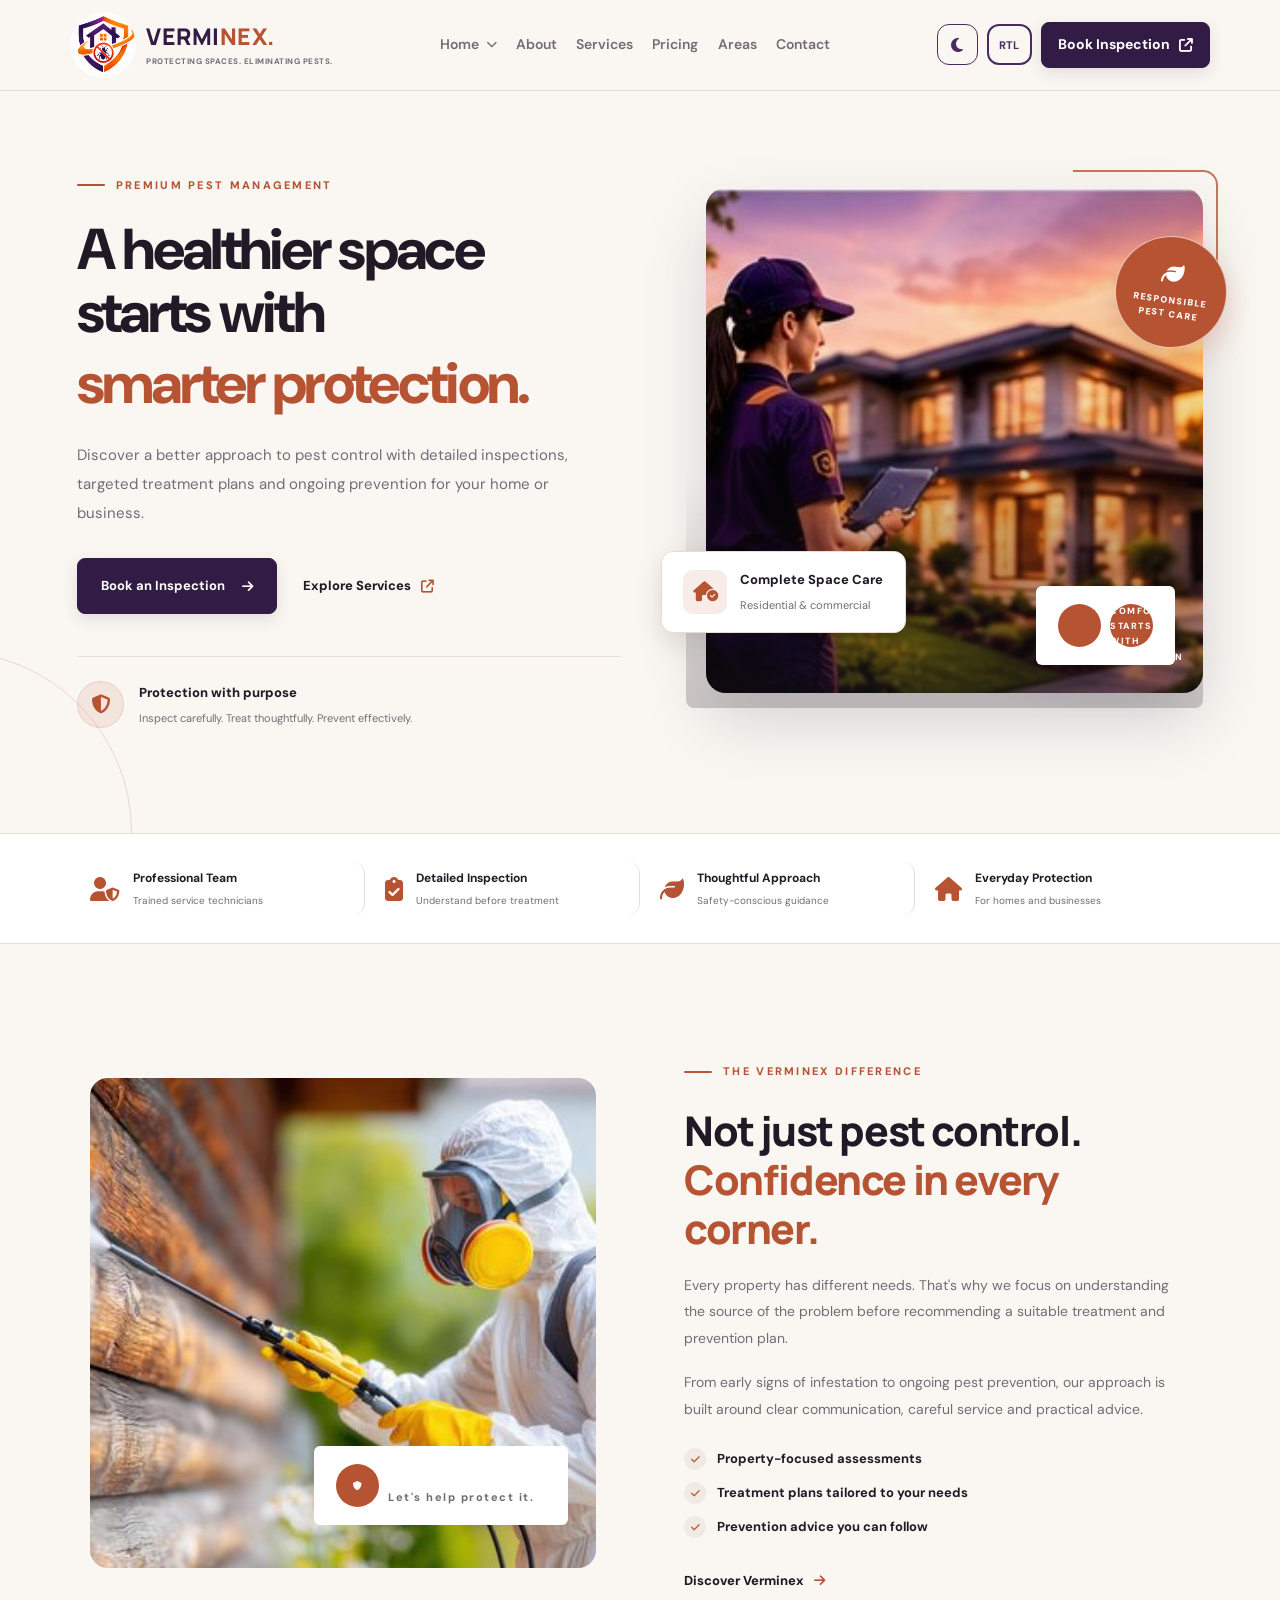
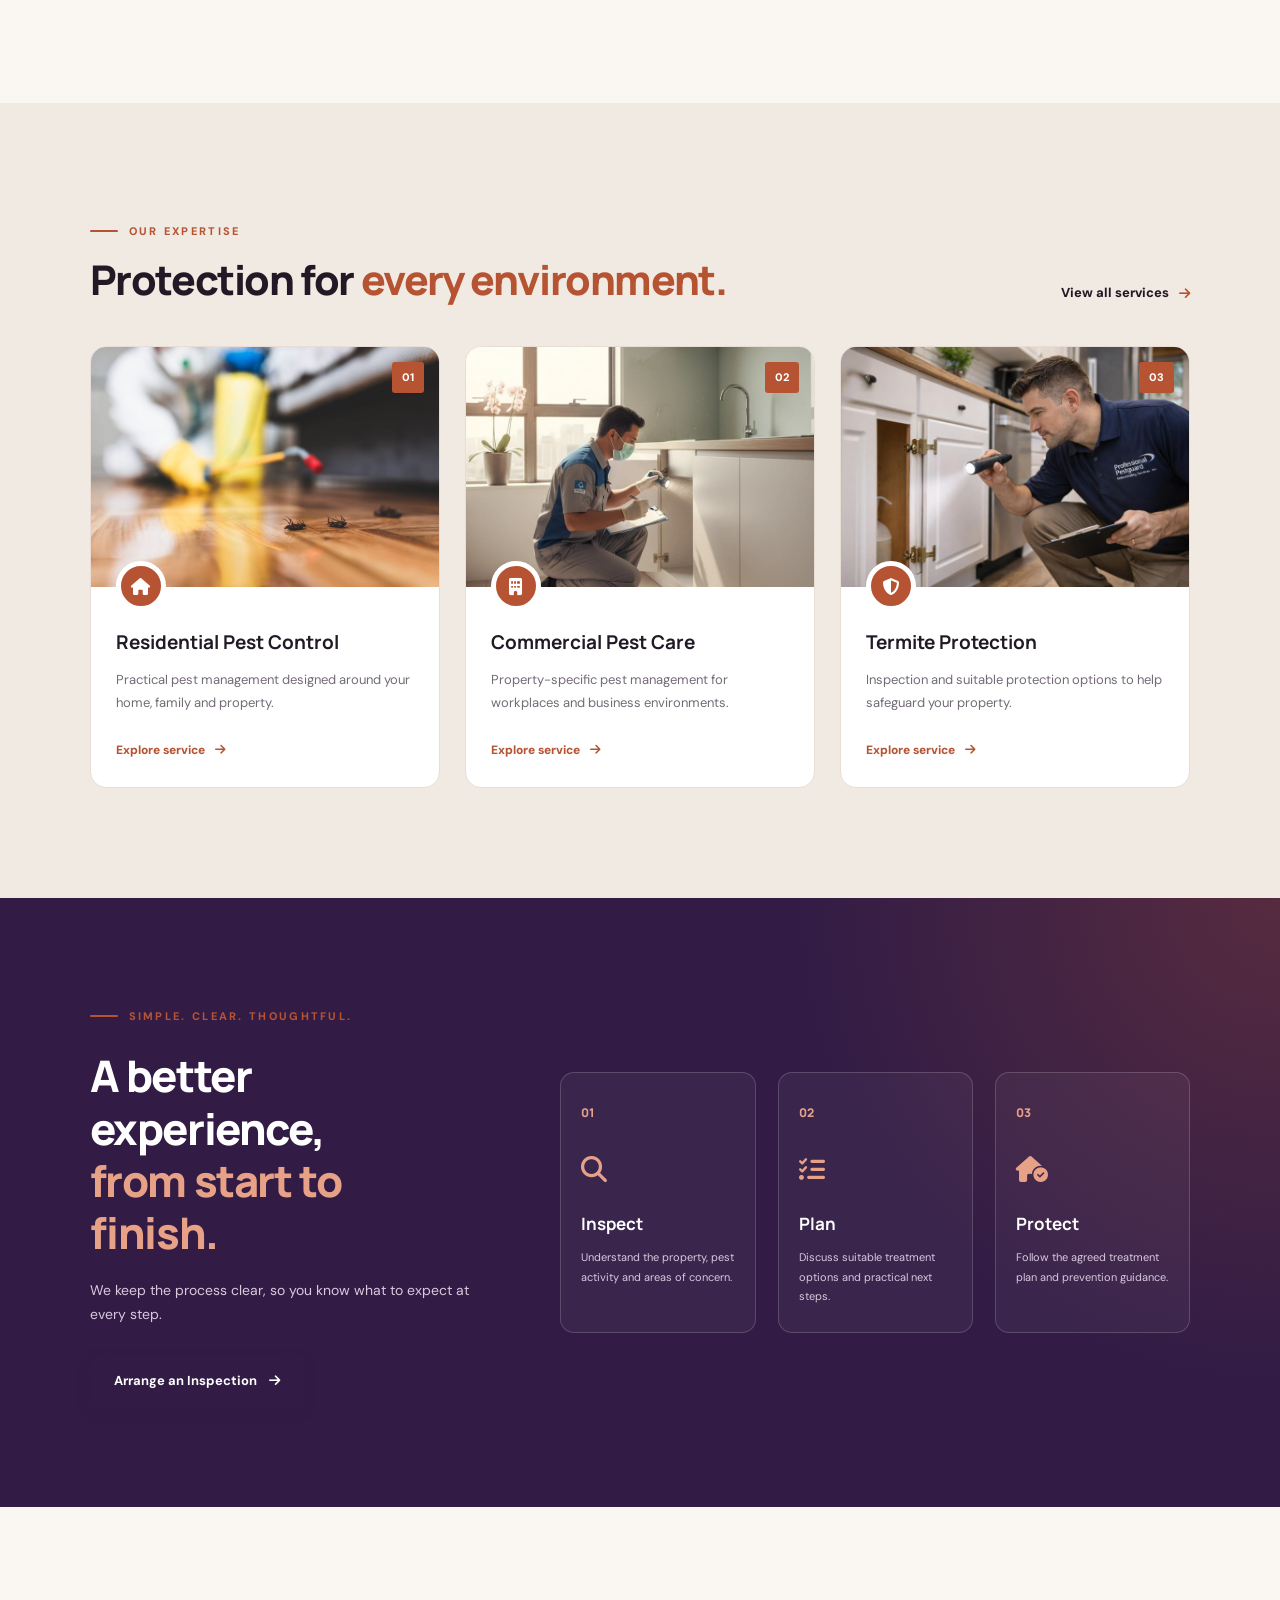
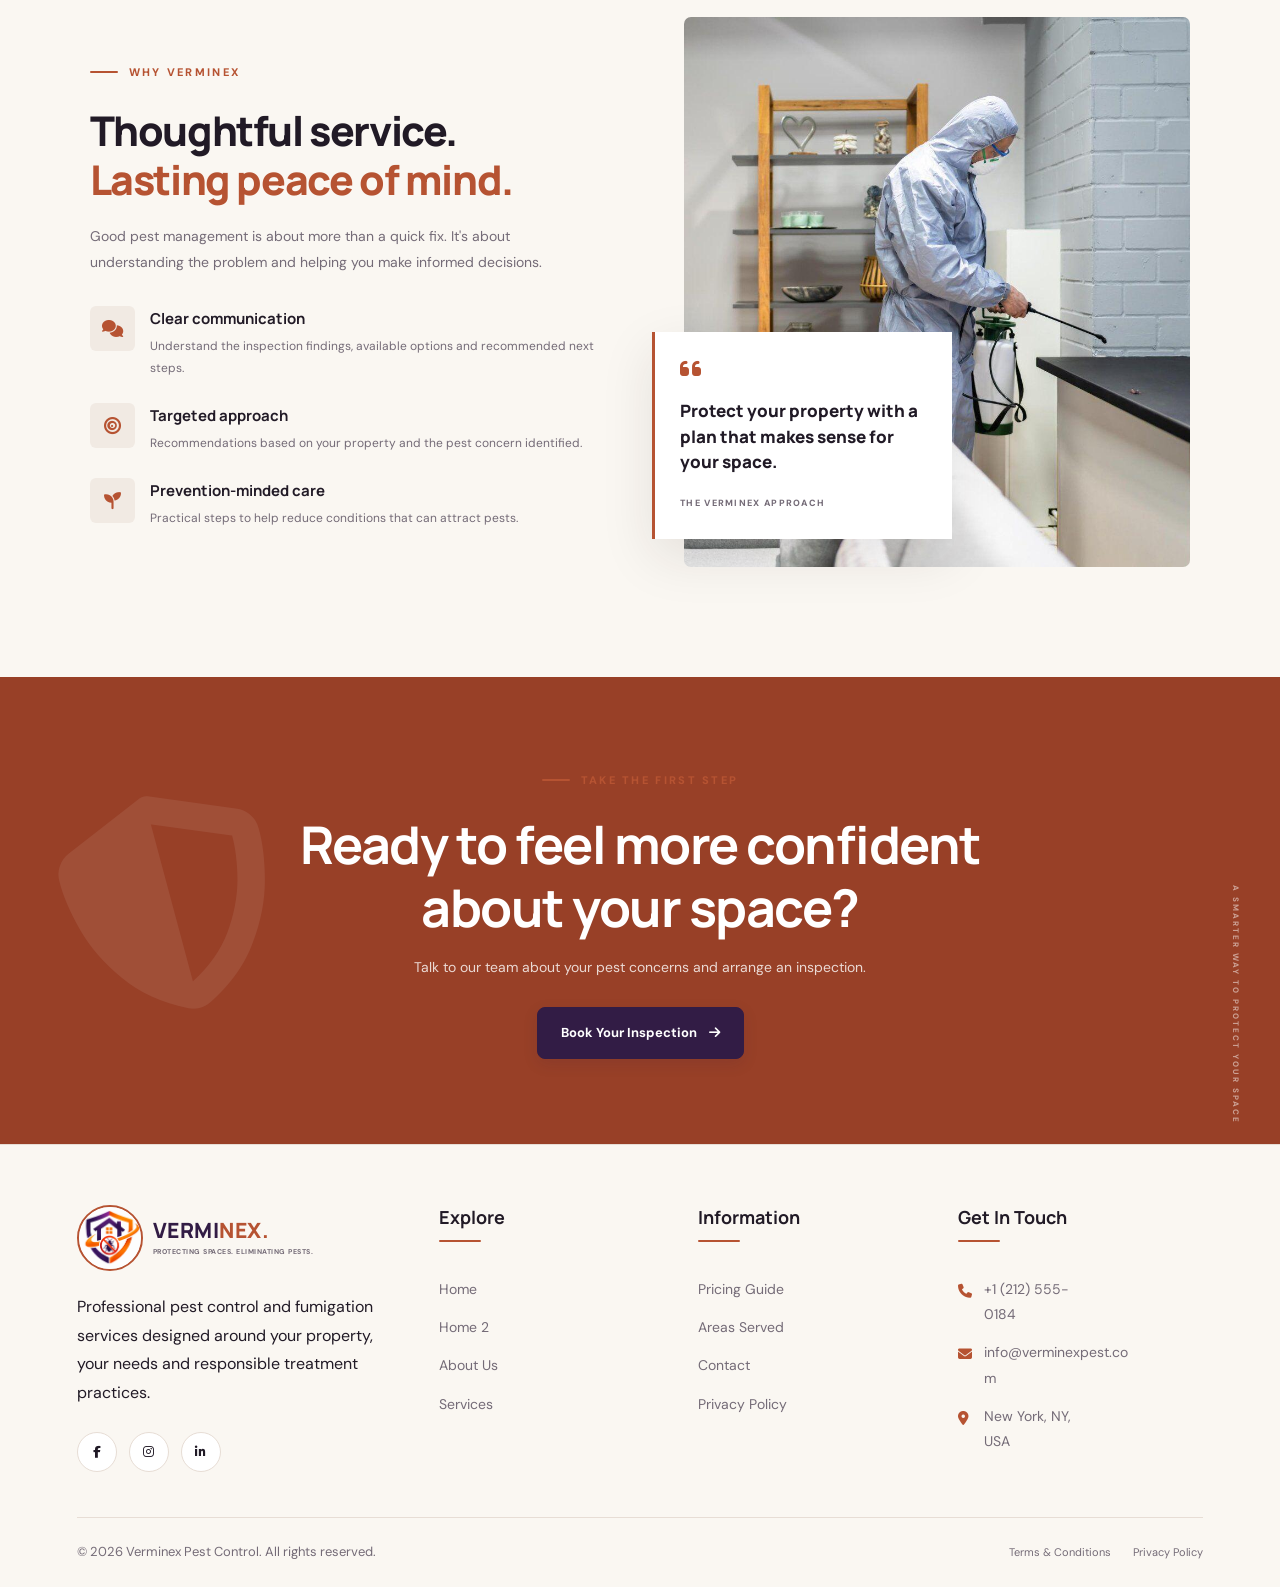
<file: home2.html>
<!DOCTYPE html>
<html lang="en" dir="ltr" data-theme="light">
<head>
  <meta charset="UTF-8">
  <meta name="viewport" content="width=device-width, initial-scale=1.0">
  <meta name="description" content="Premium pest control and protection for homes and businesses with Verminex.">
  <title>Verminex | Premium Pest Protection</title>

  <link rel="icon" type="image/png" href="Images/Pestlogo.png">

  <link rel="preconnect" href="https://fonts.googleapis.com">
  <link href="https://fonts.googleapis.com/css2?family=DM+Sans:wght@400;500;600;700&family=Manrope:wght@400;500;600;700;800&display=swap" rel="stylesheet">
  <link rel="stylesheet" href="https://cdnjs.cloudflare.com/ajax/libs/font-awesome/6.5.2/css/all.min.css">
  <link rel="stylesheet" href="home2.css">
  <script src="home2.js" defer></script>
</head>

<body>

<header class="site-header">
  

<div class="brand">
    <a href="index.html" class="brand-link" aria-label="Verminex Home">

        <span class="brand-emblem">
            <img
                src="images/Pestlogo.png"
                alt="Verminex Pest Control"
                class="brand-logo"
            >
        </span>

        <span class="brand-text">
            <span class="brand-name">
                VERMI<span class="brand-highlight">NEX</span><span class="brand-dot">.</span>
            </span>

            <span class="brand-tagline">
                PROTECTING SPACES. ELIMINATING PESTS.
            </span>
        </span>

    </a>
</div>


<button class="menu-toggle icon-button"
        aria-label="Open navigation"
        aria-expanded="false">
    <i class="fa-solid fa-bars"></i>
</button>

 <nav class="main-nav">
  <div class="nav-dropdown">
    <a href="index.html" class="nav-dropdown-toggle">
      Home <i class="fa-solid fa-chevron-down"></i>
    </a>

    <div class="dropdown-menu">
      <a href="index.html">Home 1</a>
      <a href="home2.html">Home 2</a>
    </div>
  </div>

  <a href="about.html">About</a>
  <a href="services.html">Services</a>
  <a href="pricing.html">Pricing</a>
  <a href="Area.html">Areas</a>
  <a href="contact.html">Contact</a>
</nav>
  <div class="header-actions">
    <button class="icon-button theme-toggle" aria-label="Toggle dark mode"><i class="fa-solid fa-moon"></i></button>
    <button class="direction-toggle" type="button">
  RTL <span aria-hidden="true"></span>
</button>
    <button type="button" class="button button-small open-inspection-modal">
  Book Inspection
  <i class="fa-solid fa-arrow-up-right-from-square"></i>
</button>
  </div>
</header>

<main>

 <!-- PREMIUM HERO -->
<section class="premium-hero">

  <div class="hero-copy">
    <div class="eyebrow">
      <span></span>
      PREMIUM PEST MANAGEMENT
    </div>

    <h1>
      A healthier space starts with
      <span>smarter protection.</span>
    </h1>

    <p>
      Discover a better approach to pest control with detailed inspections,
      targeted treatment plans and ongoing prevention for your home or business.
    </p>

    <div class="hero-actions">
      <a href="contact.html" class="button">
        Book an Inspection
        <i class="fa-solid fa-arrow-right"></i>
      </a>

      <a href="services.html" class="text-link">
        Explore Services
        <i class="fa-solid fa-arrow-up-right-from-square"></i>
      </a>
    </div>

    <div class="hero-assurance">
      <span class="assurance-icon">
        <i class="fa-solid fa-shield-halved"></i>
      </span>

      <div>
        <strong>Protection with purpose</strong>
        <small>Inspect carefully. Treat thoughtfully. Prevent effectively.</small>
      </div>
    </div>
  </div>

  <div class="hero-visual">
    <div class="hero-image-frame">
      <img
        src="images/House_Inspection.jpg"
        alt="Beautiful modern home with a clean and protected living environment"
      >
    </div>

    <div class="image-shade"></div>

    <div class="floating-card">
      <span class="floating-icon">
        <i class="fa-solid fa-house-circle-check"></i>
      </span>
      <div>
        <strong>Complete Space Care</strong>
        <small>Residential &amp; commercial</small>
      </div>
    </div>

    <div class="hero-badge">
      <i class="fa-solid fa-leaf"></i>
      <span>RESPONSIBLE<br>P​EST CARE</span>
    </div>

    <div class="image-caption">
      <span class="caption-line"></span>
      <span>COMFORT STARTS WITH PROTECTION</span>
    </div>
  </div>

 

</section>

  <!-- TRUST STRIP -->
  <section class="trust-strip">
    <div class="trust-item">
      <i class="fa-solid fa-user-shield"></i>
      <div><strong>Professional Team</strong><small>Trained service technicians</small></div>
    </div>
    <div class="trust-item">
      <i class="fa-solid fa-clipboard-check"></i>
      <div><strong>Detailed Inspection</strong><small>Understand before treatment</small></div>
    </div>
    <div class="trust-item">
      <i class="fa-solid fa-leaf"></i>
      <div><strong>Thoughtful Approach</strong><small>Safety-conscious guidance</small></div>
    </div>
    <div class="trust-item">
      <i class="fa-solid fa-house"></i>
      <div><strong>Everyday Protection</strong><small>For homes and businesses</small></div>
    </div>
  </section>

  <!-- INTRODUCTION -->
  <section class="section about-section">
    <div class="section-image">
      <img src="images/about12.jpg" alt="Clean and comfortable modern home">
      <div class="image-caption">
        <span><i class="fa-solid fa-shield"></i></span>
        <div><strong>Your space matters.</strong><small>Let's help protect it.</small></div>
      </div>
    </div>

    <div class="section-copy">
      <div class="eyebrow"><span></span> THE VERMINEX DIFFERENCE</div>
      <h2>Not just pest control.<br><span>Confidence in every corner.</span></h2>
      <p>
        Every property has different needs. That's why we focus on understanding
        the source of the problem before recommending a suitable treatment and
        prevention plan.
      </p>
      <p>
        From early signs of infestation to ongoing pest prevention, our approach
        is built around clear communication, careful service and practical advice.
      </p>

      <div class="feature-list">
        <div><i class="fa-solid fa-check"></i> Property-focused assessments</div>
        <div><i class="fa-solid fa-check"></i> Treatment plans tailored to your needs</div>
        <div><i class="fa-solid fa-check"></i> Prevention advice you can follow</div>
      </div>

      <a href="about.html" class="text-link">Discover Verminex <i class="fa-solid fa-arrow-right"></i></a>
    </div>
  </section>

  <!-- SERVICES -->
  <section class="section services-section">
    <div class="section-heading">
      <div>
        <div class="eyebrow"><span></span> OUR EXPERTISE</div>
        <h2>Protection for <span>every environment.</span></h2>
      </div>
      <a href="services.html" class="text-link">View all services <i class="fa-solid fa-arrow-right"></i></a>
    </div>

    <div class="service-grid">
      <article class="service-card">
        <div class="service-image">
          <img src="images/about9.jpg" alt="Residential living space">
          <span class="service-number">01</span>
        </div>
        <div class="service-content">
          <span class="service-icon"><i class="fa-solid fa-house"></i></span>
          <h3>Residential Pest Control</h3>
          <p>Practical pest management designed around your home, family and property.</p>
          <a href="services.html">Explore service <i class="fa-solid fa-arrow-right"></i></a>
        </div>
      </article>

      <article class="service-card">
        <div class="service-image">
          <img src="images/home5.jpeg" alt="Modern commercial office interior">
          <span class="service-number">02</span>
        </div>
        <div class="service-content">
          <span class="service-icon"><i class="fa-solid fa-building"></i></span>
          <h3>Commercial Pest Care</h3>
          <p>Property-specific pest management for workplaces and business environments.</p>
          <a href="services.html">Explore service <i class="fa-solid fa-arrow-right"></i></a>
        </div>
      </article>

      <article class="service-card">
        <div class="service-image">
          <img src="images/home2.jpeg" alt="Contemporary home interior">
          <span class="service-number">03</span>
        </div>
        <div class="service-content">
          <span class="service-icon"><i class="fa-solid fa-shield-halved"></i></span>
          <h3>Termite Protection</h3>
          <p>Inspection and suitable protection options to help safeguard your property.</p>
          <a href="services.html">Explore service <i class="fa-solid fa-arrow-right"></i></a>
        </div>
      </article>
    </div>
  </section>

  <!-- PROCESS -->
  <section class="process-section">
    <div class="process-inner">
      <div class="process-intro">
        <div class="eyebrow eyebrow-light"><span></span> SIMPLE. CLEAR. THOUGHTFUL.</div>
        <h2>A better experience,<br><span>from start to finish.</span></h2>
        <p>We keep the process clear, so you know what to expect at every step.</p>
        <a href="contact.html" class="button button-light">Arrange an Inspection <i class="fa-solid fa-arrow-right"></i></a>
      </div>

      <div class="process-steps">
        <div class="process-step">
          <span class="step-number">01</span>
          <div class="step-icon"><i class="fa-solid fa-magnifying-glass"></i></div>
          <h3>Inspect</h3>
          <p>Understand the property, pest activity and areas of concern.</p>
        </div>
        <div class="process-step">
          <span class="step-number">02</span>
          <div class="step-icon"><i class="fa-solid fa-list-check"></i></div>
          <h3>Plan</h3>
          <p>Discuss suitable treatment options and practical next steps.</p>
        </div>
        <div class="process-step">
          <span class="step-number">03</span>
          <div class="step-icon"><i class="fa-solid fa-house-circle-check"></i></div>
          <h3>Protect</h3>
          <p>Follow the agreed treatment plan and prevention guidance.</p>
        </div>
      </div>
    </div>
  </section>

  <!-- WHY CHOOSE US -->
  <section class="section why-section">
    <div class="why-copy">
      <div class="eyebrow"><span></span> WHY VERMINEX</div>
      <h2>Thoughtful service.<br><span>Lasting peace of mind.</span></h2>
      <p>Good pest management is about more than a quick fix. It's about understanding the problem and helping you make informed decisions.</p>

      <div class="why-points">
        <div class="why-point">
          <span><i class="fa-solid fa-comments"></i></span>
          <div><h3>Clear communication</h3><p>Understand the inspection findings, available options and recommended next steps.</p></div>
        </div>
        <div class="why-point">
          <span><i class="fa-solid fa-bullseye"></i></span>
          <div><h3>Targeted approach</h3><p>Recommendations based on your property and the pest concern identified.</p></div>
        </div>
        <div class="why-point">
          <span><i class="fa-solid fa-seedling"></i></span>
          <div><h3>Prevention-minded care</h3><p>Practical steps to help reduce conditions that can attract pests.</p></div>
        </div>
      </div>
    </div>

    <div class="why-visual">
      <img src="images/home4.jpeg" alt="Bright and comfortable modern property">
      <div class="why-note">
        <i class="fa-solid fa-quote-left"></i>
        <p>Protect your property with a plan that makes sense for your space.</p>
        <span>THE VERMINEX APPROACH</span>
      </div>
    </div>
  </section>

  <!-- CTA -->
  <section class="final-cta">
    <div class="cta-decoration"><i class="fa-solid fa-shield-halved"></i></div>
    <div class="cta-content">
      <div class="eyebrow eyebrow-light"><span></span> TAKE THE FIRST STEP</div>
      <h2>Ready to feel more confident<br>about your space?</h2>
      <p>Talk to our team about your pest concerns and arrange an inspection.</p>
      <a href="contact.html" class="button button-light">Book Your Inspection <i class="fa-solid fa-arrow-right"></i></a>
    </div>
    <div class="cta-side-text">A SMARTER WAY TO PROTECT YOUR SPACE</div>
  </section>

</main>


<footer class="site-footer">
    <div class="footer-main">

        <!-- FOOTER BRAND -->
        <div class="footer-about">
            <div class="brand footer-brand">
                <a href="index.html" class="brand-link" aria-label="Verminex Home">
                    <span class="brand-emblem">
                        <img src="images/Pestlogo.png"
                             alt="Verminex Pest Control"
                             class="brand-logo">
                    </span>

                    <span class="brand-text">
                        <span class="brand-name">
                            VERMI<span class="brand-highlight">NEX</span><span class="brand-dot">.</span>
                        </span>
                        <span class="brand-tagline">
                            PROTECTING SPACES. ELIMINATING PESTS.
                        </span>
                    </span>
                </a>
            </div>

            <p>
                Professional pest control and fumigation services
                designed around your property, your needs and
                responsible treatment practices.
            </p>

            <!-- SOCIAL MEDIA -->
            <div class="footer-socials">
                <a href="https://www.facebook.com/" target="_blank"
                   rel="noopener noreferrer" aria-label="Facebook">
                    <i class="fa-brands fa-facebook-f"></i>
                </a>
                <a href="https://www.instagram.com/" target="_blank"
                   rel="noopener noreferrer" aria-label="Instagram">
                    <i class="fa-brands fa-instagram"></i>
                </a>
                <a href="https://www.linkedin.com/" target="_blank"
                   rel="noopener noreferrer" aria-label="LinkedIn">
                    <i class="fa-brands fa-linkedin-in"></i>
                </a>
            </div>
        </div>

        <!-- EXPLORE -->
        <div class="footer-column">
            <h3>Explore</h3>
            <a href="index.html">Home</a>
            <a href="home2.html">Home 2</a>
            <a href="about.html">About Us</a>
            <a href="services.html">Services</a>
        </div>

        <!-- INFORMATION -->
<div class="footer-column">
    <h3>Information</h3>
    <a href="pricing.html">Pricing Guide</a>
    <a href="areas.html">Areas Served</a>
    <a href="contact.html">Contact</a>
   <a href="privacy.html">Privacy Policy</a>
    
</div>

        <!-- GET IN TOUCH -->
        <div class="footer-column footer-contact">
            <h3>Get In Touch</h3>

            <p>
                <i class="fa-solid fa-phone"></i>
                <a href="tel:+12125550184">+1 (212) 555-0184</a>
            </p>

            <p>
                <i class="fa-solid fa-envelope"></i>
                <a href="mailto:info@verminexpest.com">
                    info@verminexpest.com
                </a>
            </p>

            <p>
                <i class="fa-solid fa-location-dot"></i>
                New York, NY, USA
            </p>
        </div>

    </div>

    <!-- FOOTER BOTTOM -->
    <div class="footer-bottom">
        <p>
            © <span class="current-year">2026</span>
            Verminex Pest Control. All rights reserved.
        </p>

        <div class="footer-legal">
            <a href="terms.html">Terms &amp; Conditions</a>
            <a href="privacy.html">Privacy Policy</a>
        </div>
    </div>
</footer>

<div class="inspection-modal" id="inspectionModal" aria-hidden="true">

  <div class="inspection-modal-overlay"></div>

  <div class="inspection-modal-content"
       role="dialog"
       aria-modal="true"
       aria-labelledby="inspectionModalTitle">

    <!-- CLOSE BUTTON -->
    <button type="button"
            class="inspection-modal-close"
            aria-label="Close inspection form">
      <i class="fa-solid fa-xmark"></i>
    </button>

    <!-- POPUP BRAND LOGO -->
    <div class="inspection-popup-brand">

      <a href="index.html" aria-label="Verminex Home">
        <span class="inspection-popup-logo">
          <img src="images/Pestlogo.png"
               alt="Verminex Pest Control Logo">
        </span>
      </a>

      <span class="inspection-popup-brand-name">
        VERMI<span>NEX</span>.
      </span>

      <span class="inspection-popup-tagline">
        PROTECTING SPACES. ELIMINATING PESTS.
      </span>

    </div>

    <!-- POPUP HEADING -->
    <div class="eyebrow">PROFESSIONAL PEST PROTECTION</div>

    <h2 id="inspectionModalTitle">
      Book an <span>Inspection.</span>
    </h2>

    <p class="inspection-modal-intro">
      Tell us a little about your property and our team can follow up
      about your inspection request.
    </p>

    <!-- INSPECTION FORM -->
    <form id="inspectionForm" class="inspection-form">

      <div class="inspection-form-grid">

        <div class="inspection-field">
          <label for="inspectionName">Full Name *</label>
          <input
            id="inspectionName"
            name="name"
            type="text"
            placeholder="Enter your full name"
            required>
        </div>

        <div class="inspection-field">
          <label for="inspectionPhone">Phone Number *</label>
          <input
            id="inspectionPhone"
            name="phone"
            type="tel"
            placeholder="Enter your phone number"
            required>
        </div>

        <div class="inspection-field">
          <label for="inspectionEmail">Email Address</label>
          <input
            id="inspectionEmail"
            name="email"
            type="email"
            placeholder="Enter your email">
        </div>

        <div class="inspection-field">
          <label for="inspectionService">Pest Control Service *</label>
          <select id="inspectionService" name="service" required>
            <option value="">Select a service</option>
            <option value="Termite Control">Termite Control</option>
            <option value="Cockroach Control">Cockroach Control</option>
            <option value="Rodent Management">Rodent Management</option>
            <option value="Bed Bug Treatment">Bed Bug Treatment</option>
            <option value="General Pest Inspection">General Pest Inspection</option>
            <option value="Commercial Pest Control">Commercial Pest Control</option>
            <option value="Other">Other</option>
          </select>
        </div>

        <div class="inspection-field inspection-field-full">
          <label for="inspectionAddress">Property Address</label>
          <input
            id="inspectionAddress"
            name="address"
            type="text"
            placeholder="Enter your property address">
        </div>

        <div class="inspection-field inspection-field-full">
          <label for="inspectionMessage">Additional Details</label>
          <textarea
            id="inspectionMessage"
            name="message"
            rows="3"
            placeholder="Tell us about the pest issue"></textarea>
        </div>

      </div>

      <!-- SUBMIT BUTTON -->
      <button type="submit" class="button inspection-submit">
        Submit Inspection Request
        <i class="fa-solid fa-arrow-right"></i>
      </button>

      <p
        class="inspection-form-status"
        id="inspectionFormStatus"
        aria-live="polite">
      </p>

    </form>

  </div>
</div>

</body>
</html>
</file>
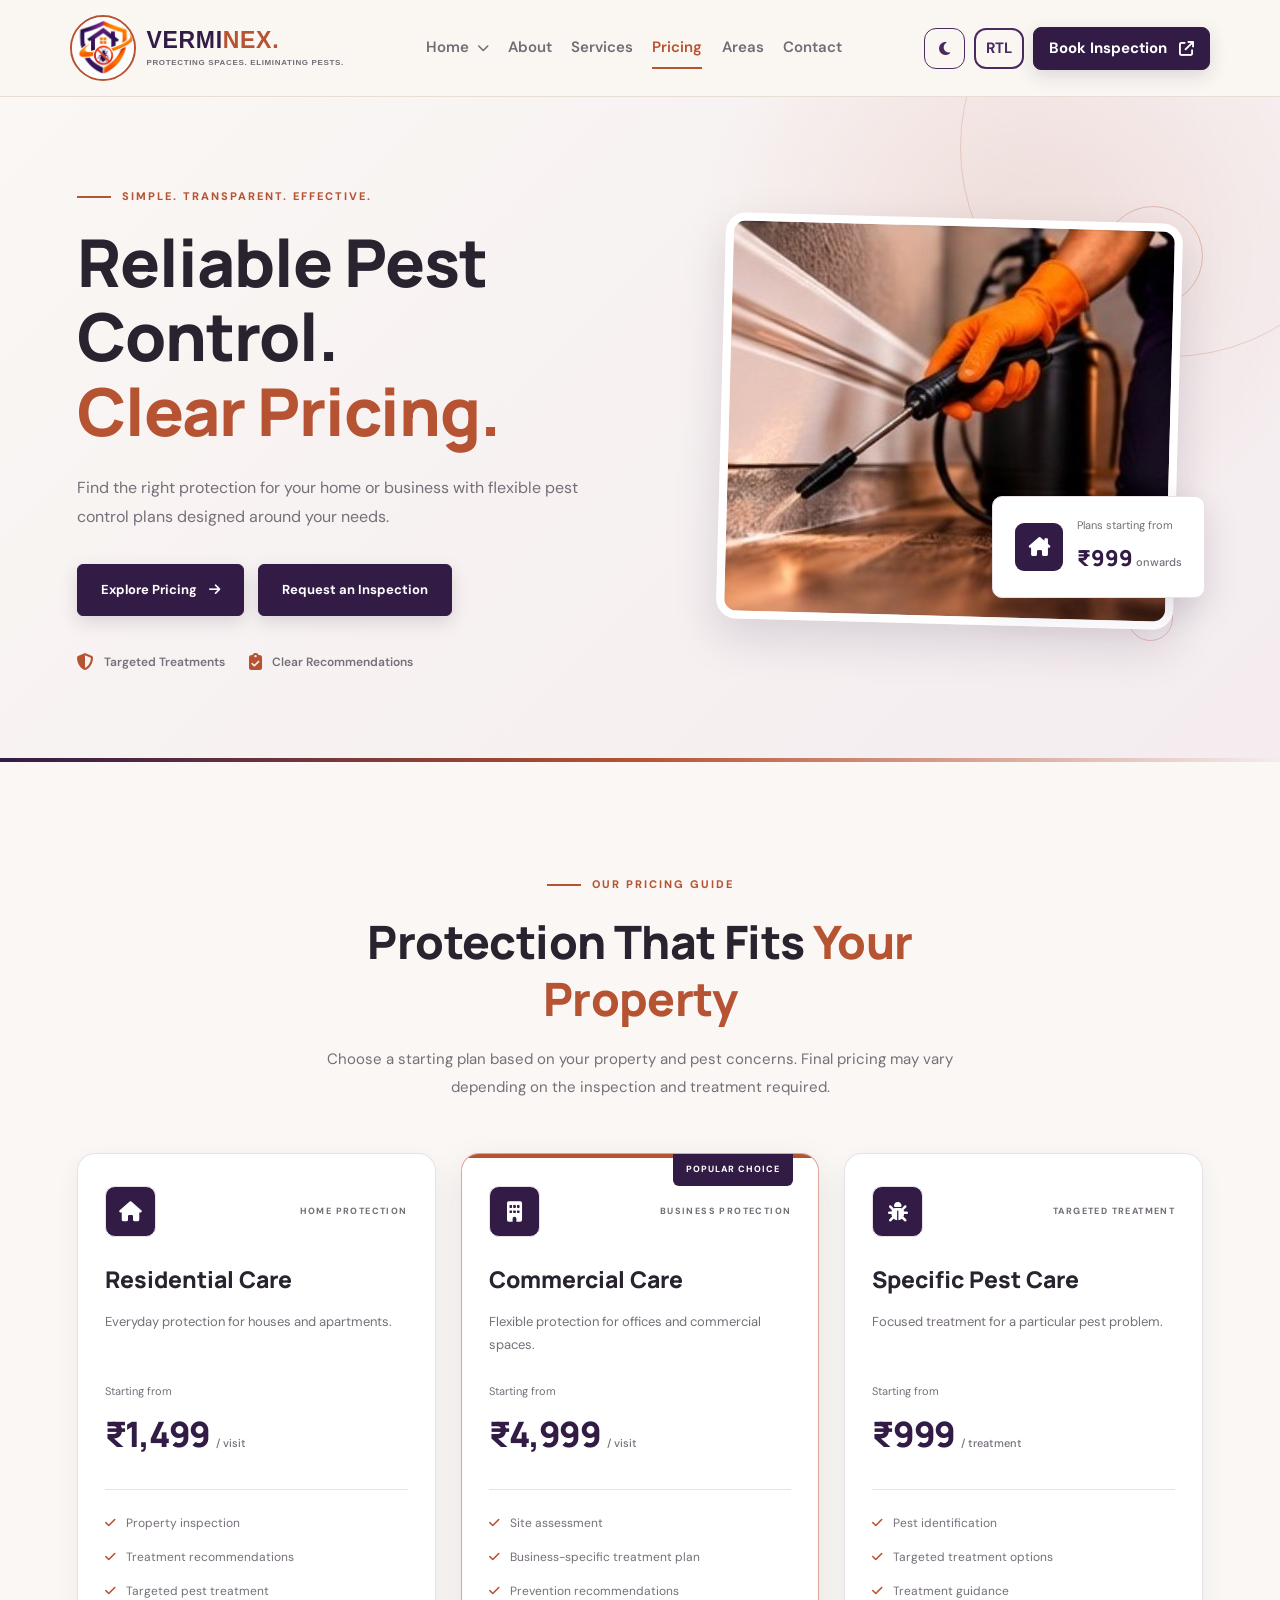
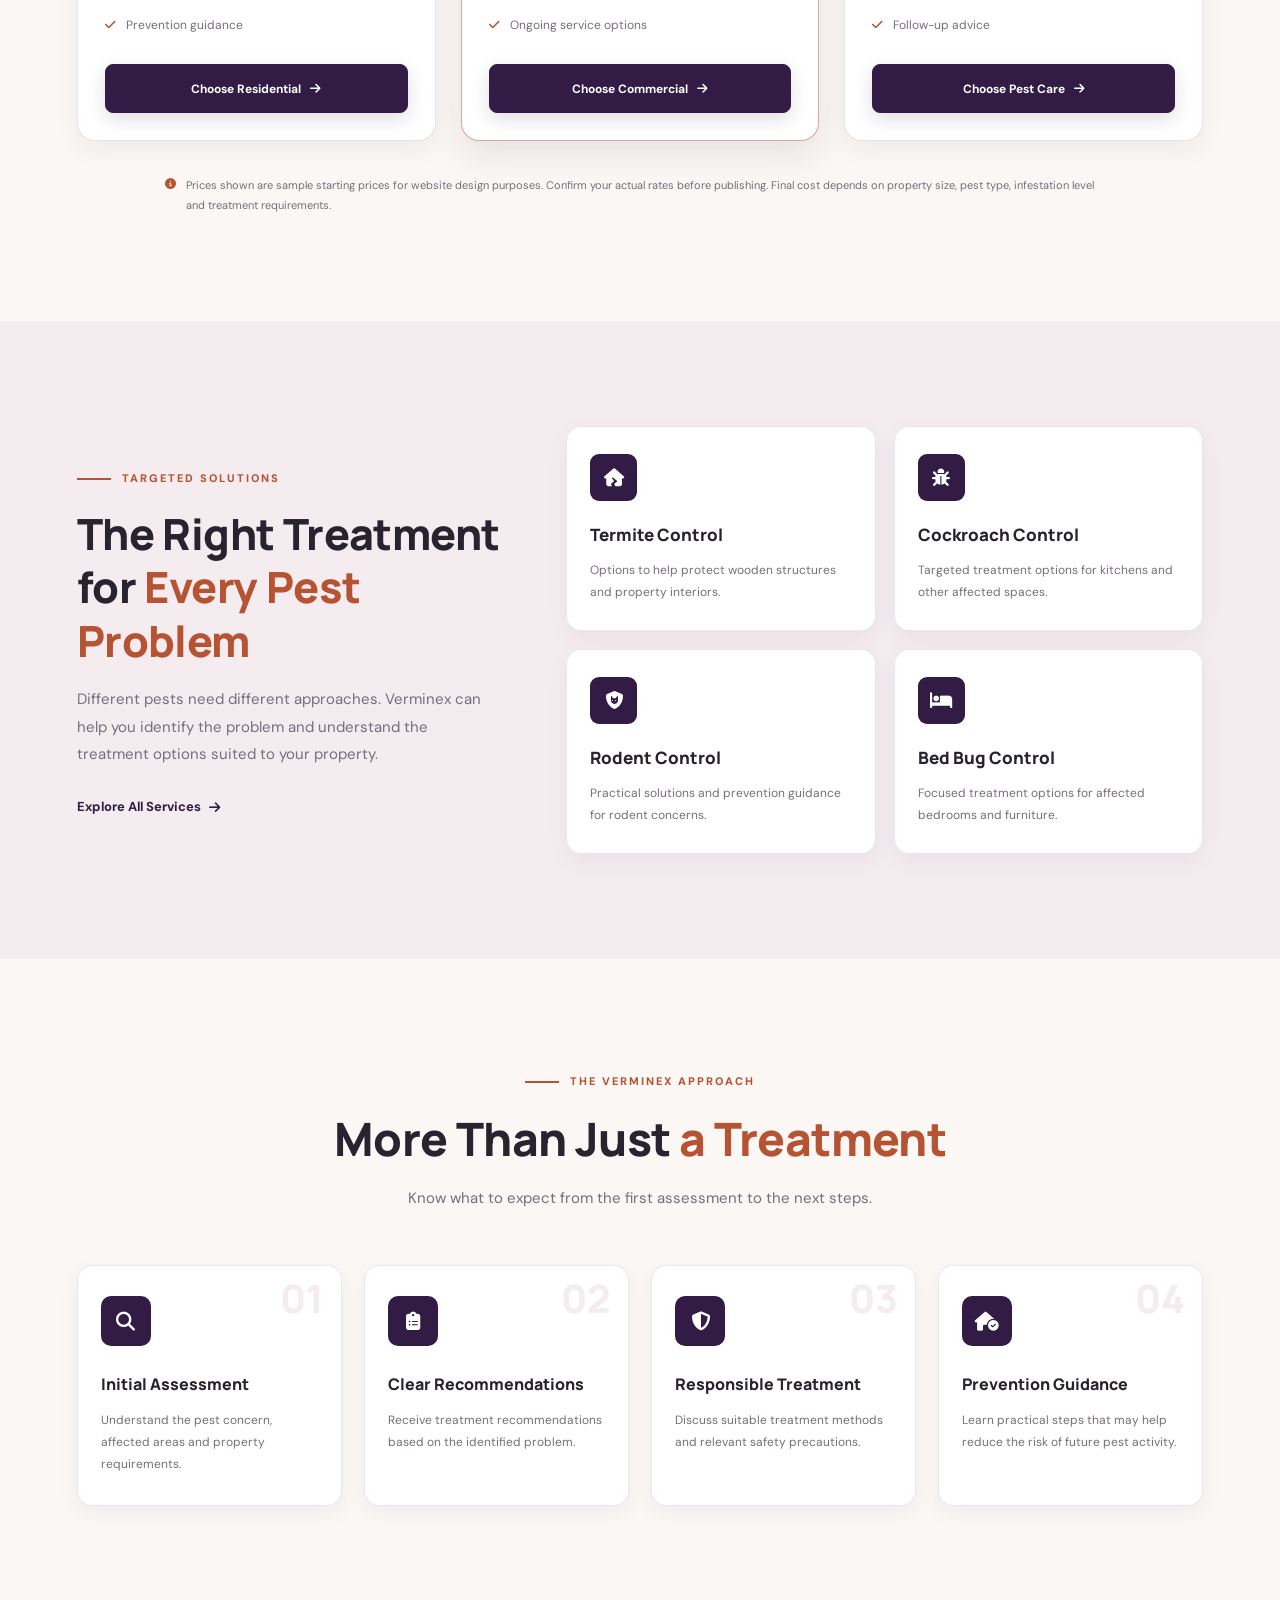
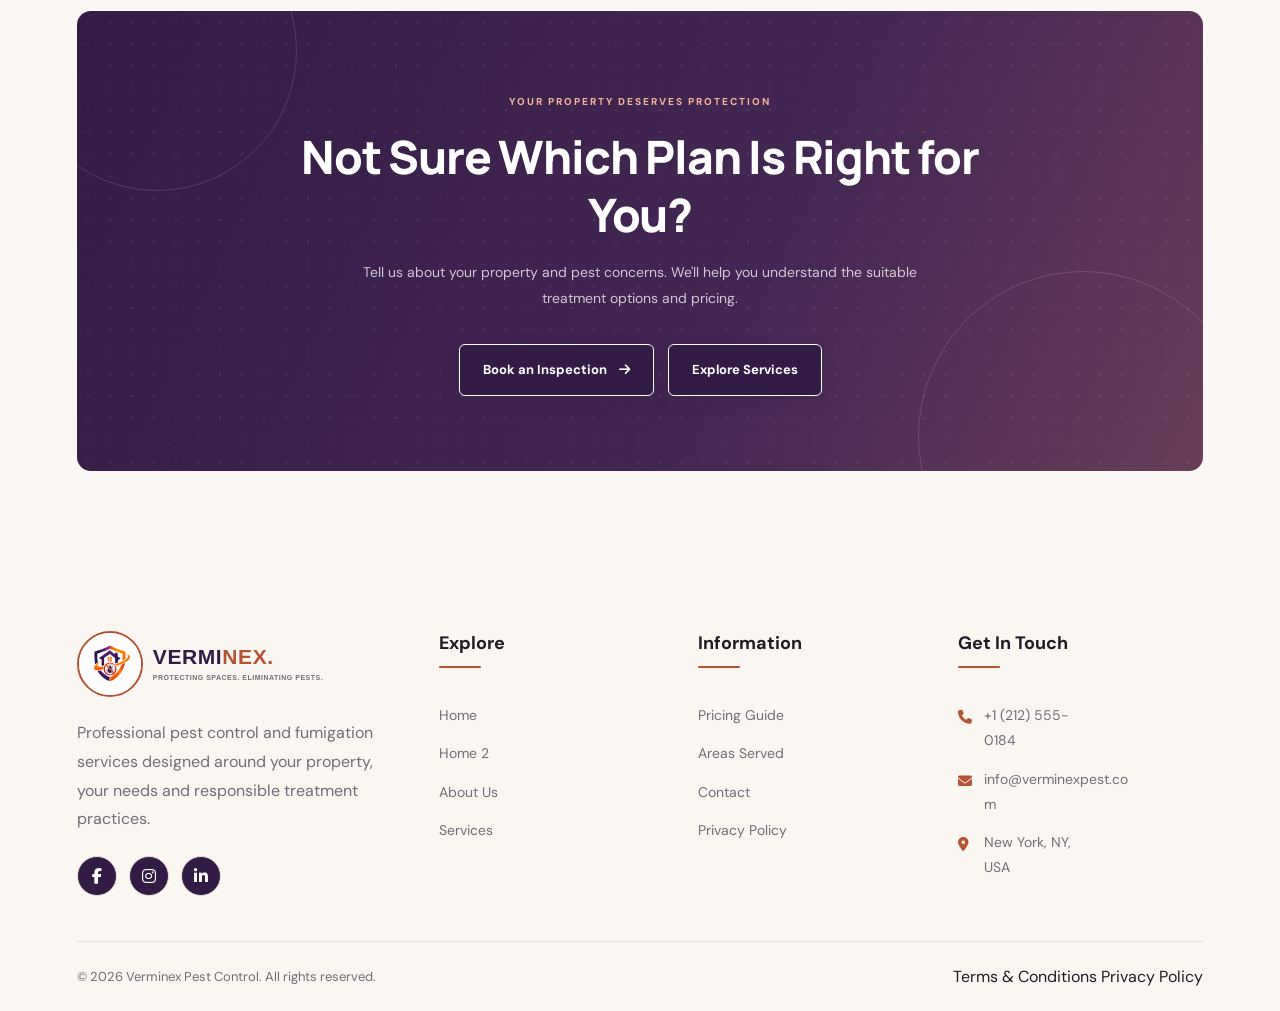
<file: pricing.html>
<!DOCTYPE html>
<html lang="en" dir="ltr" data-theme="light">
<head>
  <meta charset="UTF-8">
  <meta name="viewport" content="width=device-width, initial-scale=1.0">
  <meta name="description" content="Professional pest control, termite treatment and fumigation services for homes and businesses.">
  <title>Verminex | Premium Pest Control</title>
  <link rel="icon" type="image/png" href="Images/Pestlogo.png">

  <link rel="preconnect" href="https://fonts.googleapis.com">
  <link href="https://fonts.googleapis.com/css2?family=DM+Sans:wght@400;500;600;700&family=Manrope:wght@400;500;600;700;800&display=swap" rel="stylesheet">
  <link rel="stylesheet" href="https://cdnjs.cloudflare.com/ajax/libs/font-awesome/6.5.2/css/all.min.css">
  <link rel="stylesheet" href="pricing.css">
  <script src="pricing.js" defer></script>
</head>
<body>
<header class="site-header">
  

<div class="brand">
    <a href="index.html" class="brand-link" aria-label="Verminex Home">

        <span class="brand-emblem">
            <img
                src="images/Pestlogo.png"
                alt="Verminex Pest Control"
                class="brand-logo"
            >
        </span>

        <span class="brand-text">
            <span class="brand-name">
                VERMI<span class="brand-highlight">NEX</span><span class="brand-dot">.</span>
            </span>

            <span class="brand-tagline">
                PROTECTING SPACES. ELIMINATING PESTS.
            </span>
        </span>

    </a>
</div>


<button class="menu-toggle icon-button"
        aria-label="Open navigation"
        aria-expanded="false">
    <i class="fa-solid fa-bars"></i>
</button>

 <nav class="main-nav">
  <div class="nav-dropdown">
    <a href="index.html" class="nav-dropdown-toggle">
      Home <i class="fa-solid fa-chevron-down"></i>
    </a>

    <div class="dropdown-menu">
      <a href="index.html">Home 1</a>
      <a href="home2.html">Home 2</a>
    </div>
  </div>

<a href="about.html">About</a>
<a href="services.html">Services</a>
<a href="pricing.html" class="active">Pricing</a>
<a href="Area.html">Areas</a>
<a href="contact.html">Contact</a>
</nav>
  <div class="header-actions">
    <button class="icon-button theme-toggle" aria-label="Toggle dark mode"><i class="fa-solid fa-moon"></i></button>
    <button class="direction-toggle" type="button">
  RTL <span aria-hidden="true"></span>
</button>
    <button type="button" class="button button-small open-inspection-modal">
  Book Inspection
  <i class="fa-solid fa-arrow-up-right-from-square"></i>
</button>
  </div>
</header>
 <section class="pricing-hero" id="pricingHero">
            <div class="pricing-hero-bg"></div>

            <div class="pricing-hero-inner">
                <div class="pricing-hero-content">
                    <span class="eyebrow">
                        <span class="eyebrow-line"></span>
                        SIMPLE. TRANSPARENT. EFFECTIVE.
                    </span>

                    <h1>Reliable Pest Control.<br><span>Clear Pricing.</span></h1>

                    <p>
                        Find the right protection for your home or business with flexible
                        pest control plans designed around your needs.
                    </p>

                    <div class="hero-actions">
                        <a href="#pricingPlans" class="btn btn-primary">
                            Explore Pricing <i class="fa-solid fa-arrow-right"></i>
                        </a>
                        <a href="contact.html" class="btn btn-outline">
                            Request an Inspection
                        </a>
                    </div>

                    <div class="hero-trust">
                        <div class="trust-item">
                            <i class="fa-solid fa-shield-halved"></i>
                            <span>Targeted Treatments</span>
                        </div>
                        <div class="trust-item">
                            <i class="fa-solid fa-clipboard-check"></i>
                            <span>Clear Recommendations</span>
                        </div>
                    </div>
                </div>

                <div class="pricing-hero-visual">
                    <div class="hero-image-frame">
                        <img src="images/Indoor_Pest_Control.jpg"
                             alt="Professional home inspection and property care">
                    </div>

                    <div class="floating-price-card">
                        <span class="floating-icon"><i class="fa-solid fa-house-chimney"></i></span>
                        <div>
                            <span class="floating-label">Plans starting from</span>
                            <strong>₹999<span> onwards</span></strong>
                        </div>
                    </div>

                    <div class="hero-orbit orbit-one"></div>
                    <div class="hero-orbit orbit-two"></div>
                </div>
            </div>

            <div class="hero-bottom-accent"></div>
        </section>

        <!-- SECTION 2: PRICING PLANS -->
        <section class="pricing-plans section-space" id="pricingPlans">
            <div class="section-heading">
                <span class="eyebrow"><span class="eyebrow-line"></span> OUR PRICING GUIDE</span>
                <h2>Protection That Fits <span>Your Property</span></h2>
                <p>
                    Choose a starting plan based on your property and pest concerns.
                    Final pricing may vary depending on the inspection and treatment required.
                </p>
            </div>

            <div class="pricing-grid">

                <article class="price-card">
                    <div class="price-card-top">
                        <div class="plan-icon"><i class="fa-solid fa-house"></i></div>
                        <span class="plan-tag">HOME PROTECTION</span>
                    </div>

                    <h3>Residential Care</h3>
                    <p class="plan-description">Everyday protection for houses and apartments.</p>

                    <div class="price-display">
                        <span class="price-from">Starting from</span>
                        <div class="price-amount">₹1,499 <span>/ visit</span></div>
                    </div>

                    <div class="card-divider"></div>

                    <ul class="plan-features">
                        <li><i class="fa-solid fa-check"></i> Property inspection</li>
                        <li><i class="fa-solid fa-check"></i> Treatment recommendations</li>
                        <li><i class="fa-solid fa-check"></i> Targeted pest treatment</li>
                        <li><i class="fa-solid fa-check"></i> Prevention guidance</li>
                    </ul>

                    <a href="contact.html?plan=residential" class="plan-button">
                        Choose Residential <i class="fa-solid fa-arrow-right"></i>
                    </a>
                </article>

                <article class="price-card featured-card">
                    <div class="popular-ribbon">POPULAR CHOICE</div>

                    <div class="price-card-top">
                        <div class="plan-icon"><i class="fa-solid fa-building"></i></div>
                        <span class="plan-tag">BUSINESS PROTECTION</span>
                    </div>

                    <h3>Commercial Care</h3>
                    <p class="plan-description">Flexible protection for offices and commercial spaces.</p>

                    <div class="price-display">
                        <span class="price-from">Starting from</span>
                        <div class="price-amount">₹4,999 <span>/ visit</span></div>
                    </div>

                    <div class="card-divider"></div>

                    <ul class="plan-features">
                        <li><i class="fa-solid fa-check"></i> Site assessment</li>
                        <li><i class="fa-solid fa-check"></i> Business-specific treatment plan</li>
                        <li><i class="fa-solid fa-check"></i> Prevention recommendations</li>
                        <li><i class="fa-solid fa-check"></i> Ongoing service options</li>
                    </ul>

                    <a href="contact.html?plan=commercial" class="plan-button">
                        Choose Commercial <i class="fa-solid fa-arrow-right"></i>
                    </a>
                </article>

                <article class="price-card">
                    <div class="price-card-top">
                        <div class="plan-icon"><i class="fa-solid fa-bug"></i></div>
                        <span class="plan-tag">TARGETED TREATMENT</span>
                    </div>

                    <h3>Specific Pest Care</h3>
                    <p class="plan-description">Focused treatment for a particular pest problem.</p>

                    <div class="price-display">
                        <span class="price-from">Starting from</span>
                        <div class="price-amount">₹999 <span>/ treatment</span></div>
                    </div>

                    <div class="card-divider"></div>

                    <ul class="plan-features">
                        <li><i class="fa-solid fa-check"></i> Pest identification</li>
                        <li><i class="fa-solid fa-check"></i> Targeted treatment options</li>
                        <li><i class="fa-solid fa-check"></i> Treatment guidance</li>
                        <li><i class="fa-solid fa-check"></i> Follow-up advice</li>
                    </ul>

                    <a href="contact.html?plan=specific-pest" class="plan-button">
                        Choose Pest Care <i class="fa-solid fa-arrow-right"></i>
                    </a>
                </article>

            </div>

            <p class="pricing-note">
                <i class="fa-solid fa-circle-info"></i>
                Prices shown are sample starting prices for website design purposes.
                Confirm your actual rates before publishing. Final cost depends on property size,
                pest type, infestation level and treatment requirements.
            </p>
        </section>

        <!-- SECTION 3: TREATMENT OPTIONS -->
        <section class="treatment-section section-space" id="treatments">
            <div class="treatment-layout">
                <div class="treatment-copy">
                    <span class="eyebrow"><span class="eyebrow-line"></span> TARGETED SOLUTIONS</span>
                    <h2>The Right Treatment for <span>Every Pest Problem</span></h2>
                    <p>
                        Different pests need different approaches. Verminex can help you identify
                        the problem and understand the treatment options suited to your property.
                    </p>

                    <a href="services.html" class="text-link">
                        Explore All Services <i class="fa-solid fa-arrow-right"></i>
                    </a>
                </div>

                <div class="treatment-grid">
                    <article class="treatment-card">
                        <div class="treatment-icon"><i class="fa-solid fa-house-crack"></i></div>
                        <h3>Termite Control</h3>
                        <p>Options to help protect wooden structures and property interiors.</p>
                    </article>

                    <article class="treatment-card">
                        <div class="treatment-icon"><i class="fa-solid fa-bug"></i></div>
                        <h3>Cockroach Control</h3>
                        <p>Targeted treatment options for kitchens and other affected spaces.</p>
                    </article>

                    <article class="treatment-card">
                        <div class="treatment-icon"><i class="fa-solid fa-shield-cat"></i></div>
                        <h3>Rodent Control</h3>
                        <p>Practical solutions and prevention guidance for rodent concerns.</p>
                    </article>

                    <article class="treatment-card">
                        <div class="treatment-icon"><i class="fa-solid fa-bed"></i></div>
                        <h3>Bed Bug Control</h3>
                        <p>Focused treatment options for affected bedrooms and furniture.</p>
                    </article>
                </div>
            </div>
        </section>

        <!-- SECTION 4: WHAT'S INCLUDED -->
        <section class="included-section section-space" id="included">
            <div class="section-heading">
                <span class="eyebrow"><span class="eyebrow-line"></span> THE VERMINEX APPROACH</span>
                <h2>More Than Just <span a> a Treatment</span></h2>
                <p>Know what to expect from the first assessment to the next steps.</p>
            </div>

            <div class="included-grid">
                <article class="included-item">
                    <span class="included-number">01</span>
                    <div class="included-icon"><i class="fa-solid fa-magnifying-glass"></i></div>
                    <h3>Initial Assessment</h3>
                    <p>Understand the pest concern, affected areas and property requirements.</p>
                </article>

                <article class="included-item">
                    <span class="included-number">02</span>
                    <div class="included-icon"><i class="fa-solid fa-clipboard-list"></i></div>
                    <h3>Clear Recommendations</h3>
                    <p>Receive treatment recommendations based on the identified problem.</p>
                </article>

                <article class="included-item">
                    <span class="included-number">03</span>
                    <div class="included-icon"><i class="fa-solid fa-shield-halved"></i></div>
                    <h3>Responsible Treatment</h3>
                    <p>Discuss suitable treatment methods and relevant safety precautions.</p>
                </article>

                <article class="included-item">
                    <span class="included-number">04</span>
                    <div class="included-icon"><i class="fa-solid fa-house-circle-check"></i></div>
                    <h3>Prevention Guidance</h3>
                    <p>Learn practical steps that may help reduce the risk of future pest activity.</p>
                </article>
            </div>
        </section>

        <!-- SECTION 5: CTA -->
        <section class="pricing-cta" id="bookInspection">
            <div class="cta-pattern"></div>
            <div class="cta-content">
                <span class="cta-kicker">YOUR PROPERTY DESERVES PROTECTION</span>
                <h2>Not Sure Which Plan Is Right for You?</h2>
                <p>
                    Tell us about your property and pest concerns. We'll help you understand
                    the suitable treatment options and pricing.
                </p>

                <div class="cta-actions">
                    <a href="contact.html" class="btn btn-light">
                        Book an Inspection <i class="fa-solid fa-arrow-right"></i>
                    </a>
                    <a href="services.html" class="btn btn-cta-outline">Explore Services</a>
                </div>
            </div>
            <div class="cta-decoration cta-decoration-one"></div>
            <div class="cta-decoration cta-decoration-two"></div>
        </section>

    </main>


<footer class="site-footer">
    <div class="footer-main">

        <!-- FOOTER BRAND -->
        <div class="footer-about">
            <div class="brand footer-brand">
                <a href="index.html" class="brand-link" aria-label="Verminex Home">
                    <span class="brand-emblem">
                        <img src="images/Pestlogo.png"
                             alt="Verminex Pest Control"
                             class="brand-logo">
                    </span>

                    <span class="brand-text">
                        <span class="brand-name">
                            VERMI<span class="brand-highlight">NEX</span><span class="brand-dot">.</span>
                        </span>
                        <span class="brand-tagline">
                            PROTECTING SPACES. ELIMINATING PESTS.
                        </span>
                    </span>
                </a>
            </div>

            <p>
                Professional pest control and fumigation services
                designed around your property, your needs and
                responsible treatment practices.
            </p>

            <!-- SOCIAL MEDIA -->
            <div class="footer-socials">
                <a href="https://www.facebook.com/" target="_blank"
                   rel="noopener noreferrer" aria-label="Facebook">
                    <i class="fa-brands fa-facebook-f"></i>
                </a>
                <a href="https://www.instagram.com/" target="_blank"
                   rel="noopener noreferrer" aria-label="Instagram">
                    <i class="fa-brands fa-instagram"></i>
                </a>
                <a href="https://www.linkedin.com/" target="_blank"
                   rel="noopener noreferrer" aria-label="LinkedIn">
                    <i class="fa-brands fa-linkedin-in"></i>
                </a>
            </div>
        </div>

        <!-- EXPLORE -->
        <div class="footer-column">
            <h3>Explore</h3>
            <a href="index.html">Home</a>
            <a href="home2.html">Home 2</a>
            <a href="about.html">About Us</a>
            <a href="services.html">Services</a>
        </div>

        <!-- INFORMATION -->
<div class="footer-column">
    <h3>Information</h3>
    <a href="pricing.html">Pricing Guide</a>
    <a href="areas.html">Areas Served</a>
    <a href="contact.html">Contact</a>
   <a href="privacy.html">Privacy Policy</a>
    
</div>

        <!-- GET IN TOUCH -->
        <div class="footer-column footer-contact">
            <h3>Get In Touch</h3>

            <p>
                <i class="fa-solid fa-phone"></i>
                <a href="tel:+12125550184">+1 (212) 555-0184</a>
            </p>

            <p>
                <i class="fa-solid fa-envelope"></i>
                <a href="mailto:info@verminexpest.com">
                    info@verminexpest.com
                </a>
            </p>

            <p>
                <i class="fa-solid fa-location-dot"></i>
                New York, NY, USA
            </p>
        </div>

    </div>

    <!-- FOOTER BOTTOM -->
    <div class="footer-bottom">
        <p>
            © <span class="current-year">2026</span>
            Verminex Pest Control. All rights reserved.
        </p>

        <div class="footer-legal">
            <a href="terms.html">Terms &amp; Conditions</a>
            <a href="privacy.html">Privacy Policy</a>
        </div>
    </div>
</footer>

<div class="inspection-modal" id="inspectionModal" aria-hidden="true">

  <div class="inspection-modal-overlay"></div>

  <div class="inspection-modal-content"
       role="dialog"
       aria-modal="true"
       aria-labelledby="inspectionModalTitle">

    <!-- CLOSE BUTTON -->
    <button type="button"
            class="inspection-modal-close"
            aria-label="Close inspection form">
      <i class="fa-solid fa-xmark"></i>
    </button>

    <!-- POPUP BRAND LOGO -->
    <div class="inspection-popup-brand">

      <a href="index.html" aria-label="Verminex Home">
        <span class="inspection-popup-logo">
          <img src="images/Pestlogo.png"
               alt="Verminex Pest Control Logo">
        </span>
      </a>

      <span class="inspection-popup-brand-name">
        VERMI<span>NEX</span>.
      </span>

      <span class="inspection-popup-tagline">
        PROTECTING SPACES. ELIMINATING PESTS.
      </span>

    </div>

    <!-- POPUP HEADING -->
    <div class="eyebrow">PROFESSIONAL PEST PROTECTION</div>

    <h2 id="inspectionModalTitle">
      Book an <span>Inspection.</span>
    </h2>

    <p class="inspection-modal-intro">
      Tell us a little about your property and our team can follow up
      about your inspection request.
    </p>

    <!-- INSPECTION FORM -->
    <form id="inspectionForm" class="inspection-form">

      <div class="inspection-form-grid">

        <div class="inspection-field">
          <label for="inspectionName">Full Name *</label>
          <input
            id="inspectionName"
            name="name"
            type="text"
            placeholder="Enter your full name"
            required>
        </div>

        <div class="inspection-field">
          <label for="inspectionPhone">Phone Number *</label>
          <input
            id="inspectionPhone"
            name="phone"
            type="tel"
            placeholder="Enter your phone number"
            required>
        </div>

        <div class="inspection-field">
          <label for="inspectionEmail">Email Address</label>
          <input
            id="inspectionEmail"
            name="email"
            type="email"
            placeholder="Enter your email">
        </div>

        <div class="inspection-field">
          <label for="inspectionService">Pest Control Service *</label>
          <select id="inspectionService" name="service" required>
            <option value="">Select a service</option>
            <option value="Termite Control">Termite Control</option>
            <option value="Cockroach Control">Cockroach Control</option>
            <option value="Rodent Management">Rodent Management</option>
            <option value="Bed Bug Treatment">Bed Bug Treatment</option>
            <option value="General Pest Inspection">General Pest Inspection</option>
            <option value="Commercial Pest Control">Commercial Pest Control</option>
            <option value="Other">Other</option>
          </select>
        </div>

        <div class="inspection-field inspection-field-full">
          <label for="inspectionAddress">Property Address</label>
          <input
            id="inspectionAddress"
            name="address"
            type="text"
            placeholder="Enter your property address">
        </div>

        <div class="inspection-field inspection-field-full">
          <label for="inspectionMessage">Additional Details</label>
          <textarea
            id="inspectionMessage"
            name="message"
            rows="3"
            placeholder="Tell us about the pest issue"></textarea>
        </div>

      </div>

      <!-- SUBMIT BUTTON -->
      <button type="submit" class="button inspection-submit">
        Submit Inspection Request
        <i class="fa-solid fa-arrow-right"></i>
      </button>

      <p
        class="inspection-form-status"
        id="inspectionFormStatus"
        aria-live="polite">
      </p>

    </form>

  </div>
</div>

</body>
</html>
</file>
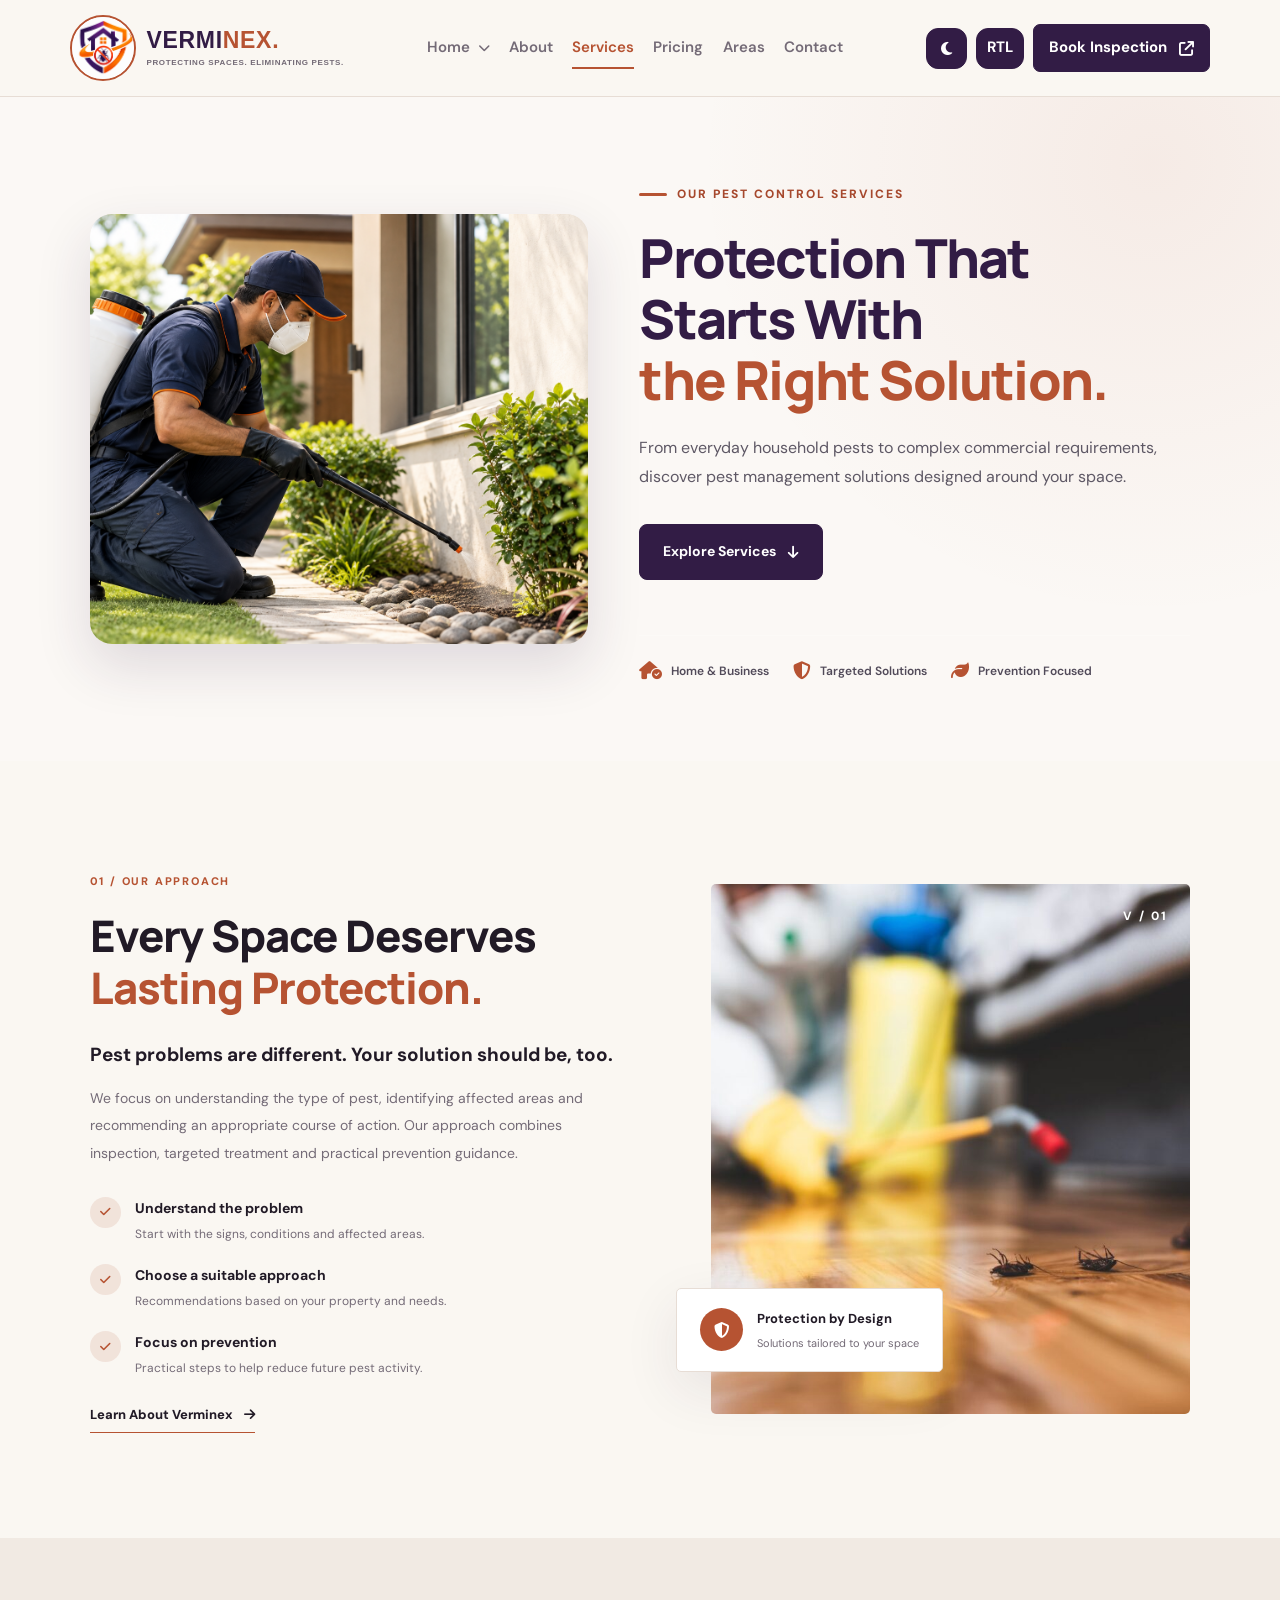
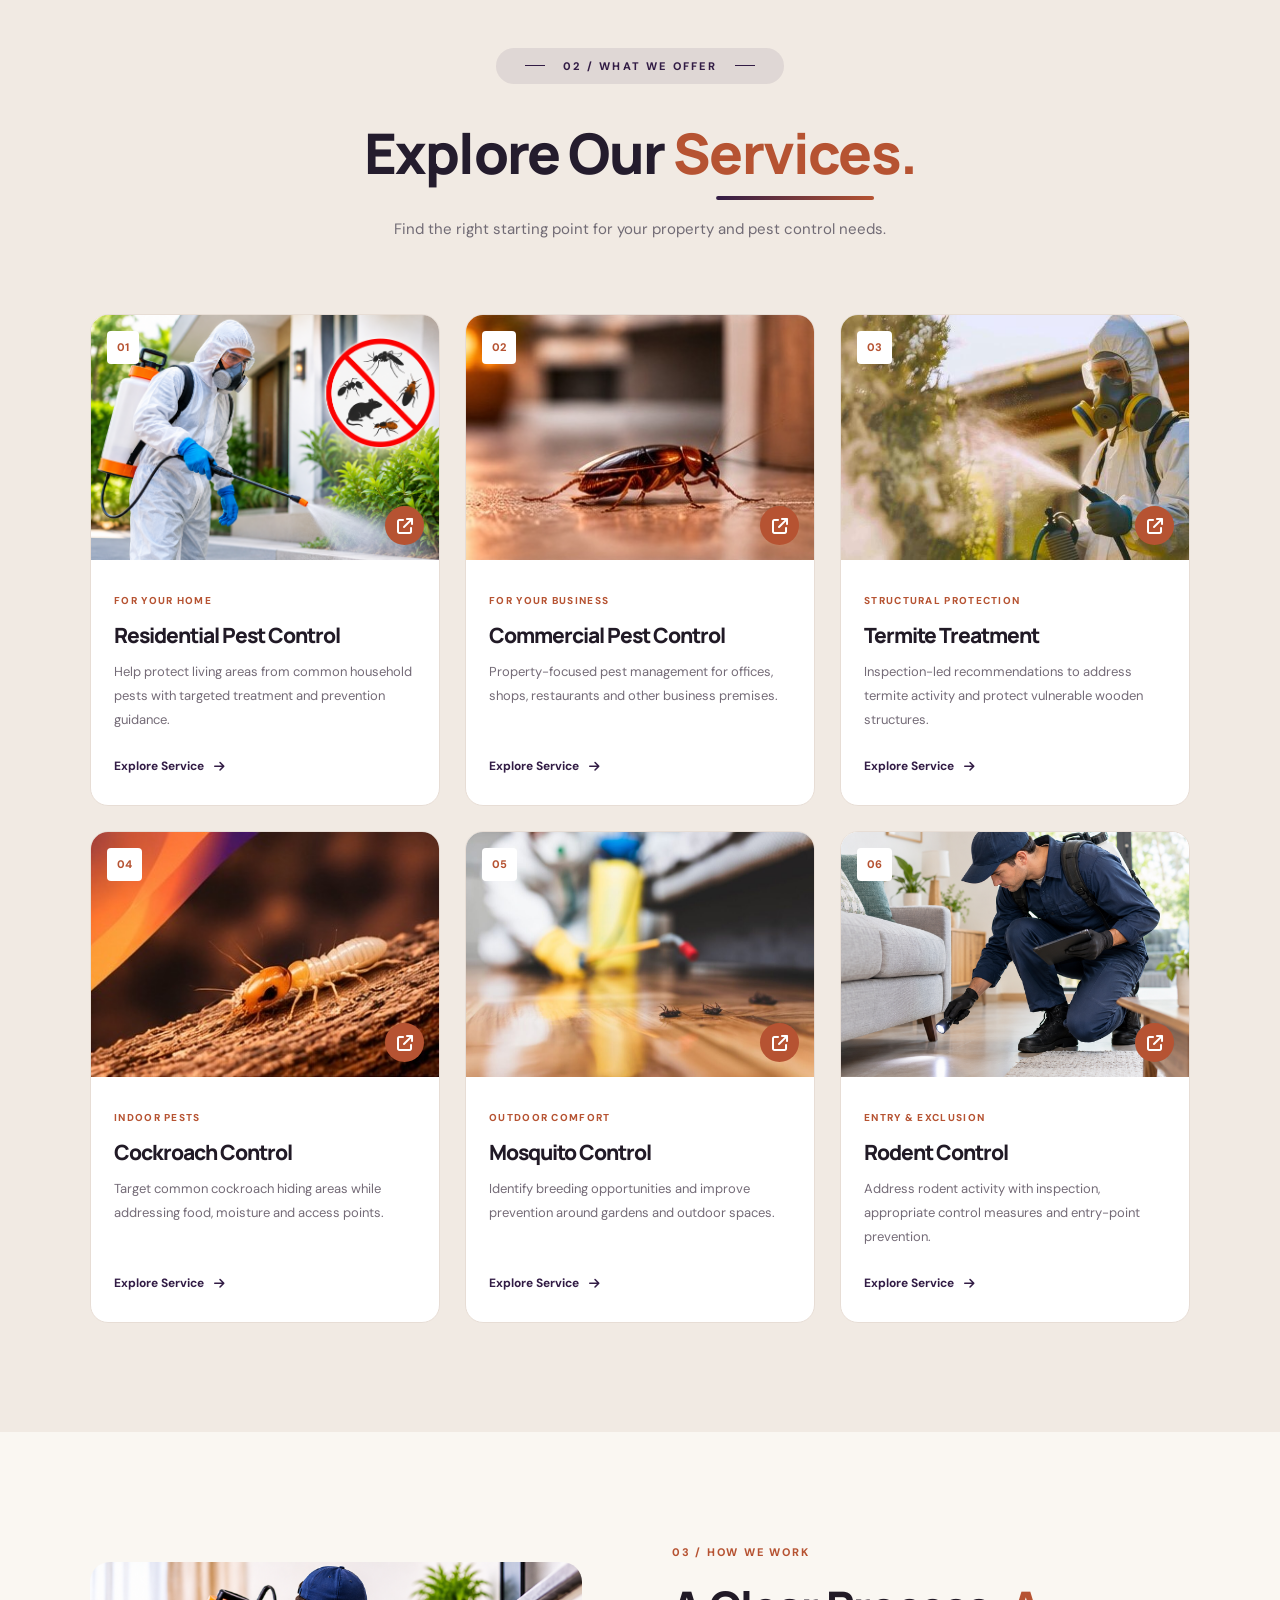
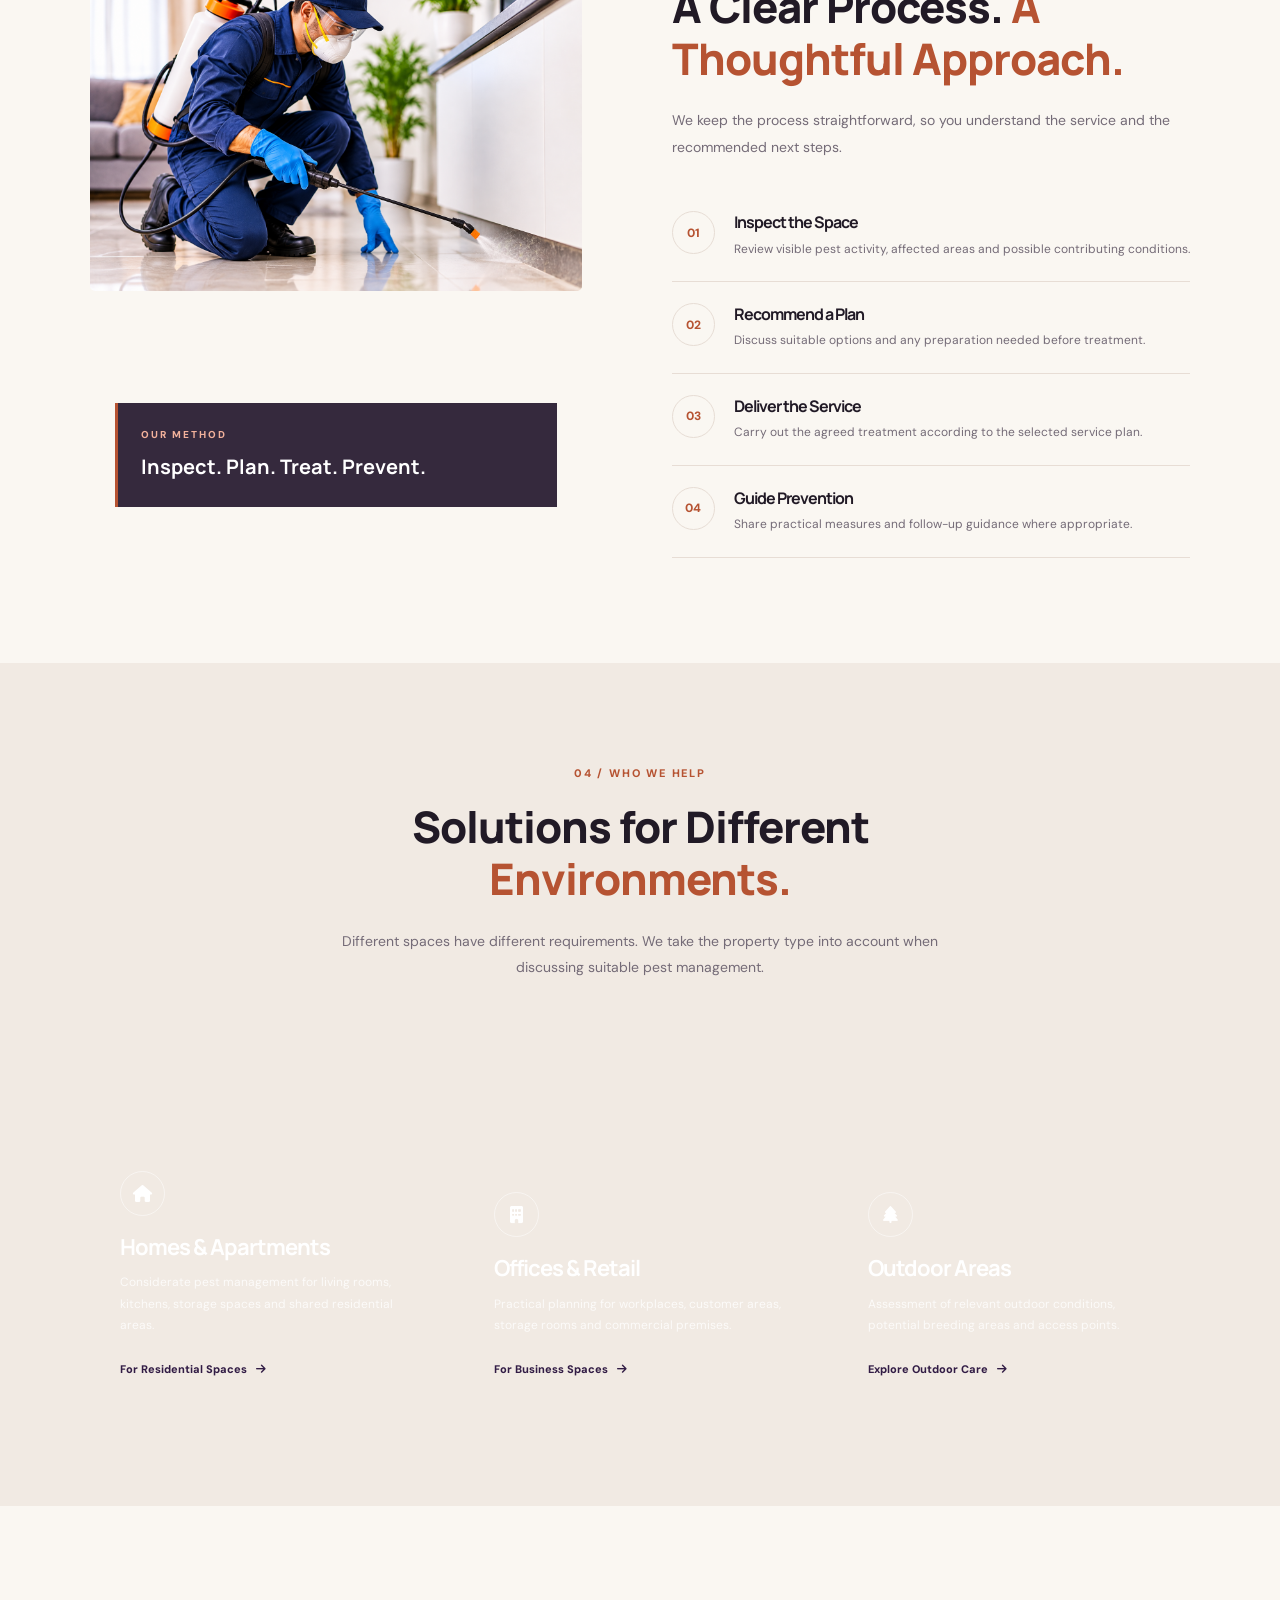
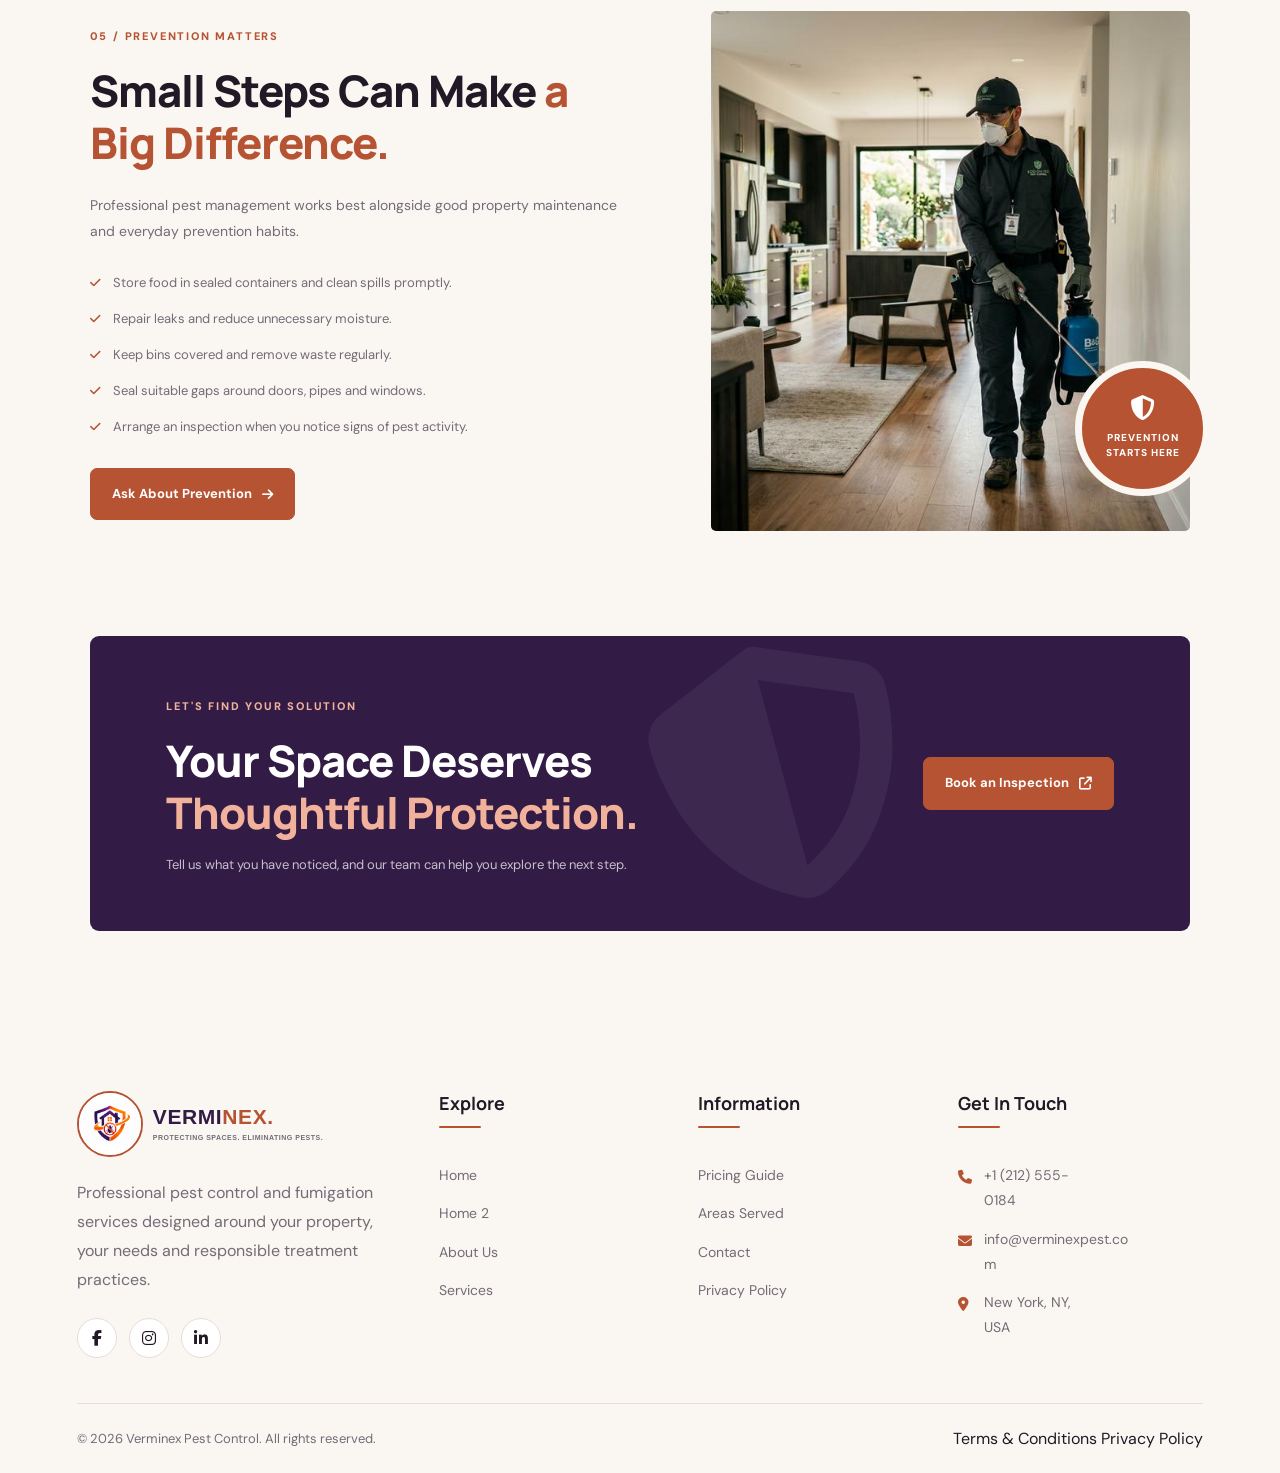
<file: services.html>
<!DOCTYPE html>
<html lang="en" dir="ltr" data-theme="light">
<head>
  <meta charset="UTF-8">
  <meta name="viewport" content="width=device-width, initial-scale=1.0">
  <meta name="description" content="Explore professional residential, commercial and specialized pest control services by Verminex Pest Control.">
  <title>Our Services | Verminex Pest Control</title>

  <link rel="icon" type="image/png" href="Images/Pestlogo.png">

  <link rel="preconnect" href="https://fonts.googleapis.com">
  <link href="https://fonts.googleapis.com/css2?family=DM+Sans:wght@400;500;600;700&family=Manrope:wght@400;500;600;700;800&display=swap" rel="stylesheet">
  <link rel="stylesheet" href="https://cdnjs.cloudflare.com/ajax/libs/font-awesome/6.5.2/css/all.min.css">
  <link rel="stylesheet" href="services.css">
  <script src="services.js" defer></script>
</head>

<body>

<!-- HEADER: SAME BRAND STRUCTURE -->
<header class="site-header">
  <div class="brand">
    <a href="index.html" class="brand-link" aria-label="Verminex Home">
      <span class="brand-emblem">
        <img src="images/Pestlogo.png" alt="Verminex Pest Control" class="brand-logo">
      </span>
      <span class="brand-text">
        <span class="brand-name">VERMI<span class="brand-highlight">NEX</span><span class="brand-dot">.</span></span>
        <span class="brand-tagline">PROTECTING SPACES. ELIMINATING PESTS.</span>
      </span>
    </a>
  </div>

  <button class="menu-toggle icon-button" aria-label="Open navigation" aria-expanded="false">
    <i class="fa-solid fa-bars"></i>
  </button>

  <nav class="main-nav">
    <div class="nav-dropdown">
      <a href="index.html" class="nav-dropdown-toggle">Home <i class="fa-solid fa-chevron-down"></i></a>
      <div class="dropdown-menu">
        <a href="index.html">Home 1</a>
        <a href="home2.html">Home 2</a>
      </div>
    </div>
   <a href="about.html">About</a>
<a href="services.html" class="active">Services</a>
<a href="pricing.html">Pricing</a>
<a href="Area.html">Areas</a>
<a href="contact.html">Contact</a>
  </nav>

  <div class="header-actions">
    <button class="icon-button theme-toggle" aria-label="Toggle dark mode">
      <i class="fa-solid fa-moon"></i>
    </button>
    <button class="direction-toggle" type="button">
  RTL <span aria-hidden="true"></span>
</button>
   <button type="button" class="button button-small open-inspection-modal">
  Book Inspection
  <i class="fa-solid fa-arrow-up-right-from-square"></i>
</button>
  </div>
</header>

<main>


<!-- SECTION 1: SERVICES HERO -->
<section class="services-hero">
  <div class="services-hero-image">
    <img
      src="images/about4.png"
      alt="Professional pest control technician inspecting a property"
    >
  </div>

  <div class="services-hero-overlay"></div>

  <div class="services-hero-content reveal">
    <span class="section-tag">
      <span></span> OUR PEST CONTROL SERVICES
    </span>

    <h1>
      Protection That Starts With
      <span>the Right Solution.</span>
    </h1>

    <p>
      From everyday household pests to complex commercial requirements,
      discover pest management solutions designed around your space.
    </p>

    <div class="hero-buttons">
      <a href="#service-list" class="service-btn">
        Explore Services
        <i class="fa-solid fa-arrow-down"></i>
      </a>

  
    </div>

    <div class="hero-trust">
      <div>
        <i class="fa-solid fa-house-circle-check"></i>
        <span>Home & Business</span>
      </div>
      <div>
        <i class="fa-solid fa-shield-halved"></i>
        <span>Targeted Solutions</span>
      </div>
      <div>
        <i class="fa-solid fa-leaf"></i>
        <span>Prevention Focused</span>
      </div>
    </div>
  </div>

  
</section>


  <!-- SECTION 2: INTRODUCTION WITH RIGHT IMAGE -->
  <section class="service-intro section-space">
    <div class="intro-copy reveal">
      <span class="section-tag">01 / OUR APPROACH</span>
      <h2>Every Space Deserves <span>Lasting Protection.</span></h2>
      <p class="intro-lead">Pest problems are different. Your solution should be, too.</p>
      <p>We focus on understanding the type of pest, identifying affected areas and recommending an appropriate course of action. Our approach combines inspection, targeted treatment and practical prevention guidance.</p>

      <div class="intro-points">
        <div><span class="check-icon"><i class="fa-solid fa-check"></i></span><p><strong>Understand the problem</strong><small>Start with the signs, conditions and affected areas.</small></p></div>
        <div><span class="check-icon"><i class="fa-solid fa-check"></i></span><p><strong>Choose a suitable approach</strong><small>Recommendations based on your property and needs.</small></p></div>
        <div><span class="check-icon"><i class="fa-solid fa-check"></i></span><p><strong>Focus on prevention</strong><small>Practical steps to help reduce future pest activity.</small></p></div>
      </div>
      <a href="about.html" class="underlined-link">Learn About Verminex <i class="fa-solid fa-arrow-right"></i></a>
    </div>

    <div class="intro-visual reveal">
      <img src="images/about9.jpg" alt="Clean and well-maintained residential property">
      <div class="image-label">
        <span class="label-icon"><i class="fa-solid fa-shield-halved"></i></span>
        <div><strong>Protection by Design</strong><small>Solutions tailored to your space</small></div>
      </div>
      <div class="visual-index">V / 01</div>
    </div>
  </section>

  <!-- SECTION 3: SERVICE CARDS -->
  <section class="service-catalog section-space" id="service-list">
    <div class="catalog-heading reveal">
      <div>
        <span class="section-tag">02 / WHAT WE OFFER</span>
        <h2>Explore Our <span>Services.</span></h2>
      </div>
      <p>Find the right starting point for your property and pest control needs.</p>
    </div>

    <div class="catalog-grid">
      <article class="catalog-card reveal">
       <a href="servicedetail.html?service=residential" class="catalog-image">
          <img src="images/About5.png" alt="Comfortable residential interior">
          <span class="catalog-index">01</span><span class="catalog-arrow"><i class="fa-solid fa-arrow-up-right-from-square"></i></span>
        </a>
        <div class="catalog-content">
          <span class="card-category">FOR YOUR HOME</span>
          <h3>Residential Pest Control</h3>
          <p>Help protect living areas from common household pests with targeted treatment and prevention guidance.</p>
          <a href="servicedetail.html?service=residential" class="card-link">Explore Service <i class="fa-solid fa-arrow-right"></i></a>
        </div>
      </article>

      <article class="catalog-card reveal">
        <a href="servicedetail.html?service=commercial" class="catalog-image">
          <img src="images/Cockroach.jpg" alt="Modern commercial office">
          <span class="catalog-index">02</span><span class="catalog-arrow"><i class="fa-solid fa-arrow-up-right-from-square"></i></span>
        </a>
        <div class="catalog-content">
          <span class="card-category">FOR YOUR BUSINESS</span>
          <h3>Commercial Pest Control</h3>
          <p>Property-focused pest management for offices, shops, restaurants and other business premises.</p>
          <a href="servicedetail.html?service=commercial" class="card-link">Explore Service <i class="fa-solid fa-arrow-right"></i></a>
        </div>
      </article>

      <article class="catalog-card reveal">
        <a href="servicedetail.html?service=termite" class="catalog-image">
          <img src="images/service2.jpg" alt="Wooden features in a home">
          <span class="catalog-index">03</span><span class="catalog-arrow"><i class="fa-solid fa-arrow-up-right-from-square"></i></span>
        </a>
        <div class="catalog-content">
          <span class="card-category">STRUCTURAL PROTECTION</span>
          <h3>Termite Treatment</h3>
          <p>Inspection-led recommendations to address termite activity and protect vulnerable wooden structures.</p>
          <a href="servicedetail.html?service=termite" class="card-link">Explore Service <i class="fa-solid fa-arrow-right"></i></a>
        </div>
      </article>

      <article class="catalog-card reveal">
        <a href="servicedetail.html?service=cockroach" class="catalog-image">
          <img src="images/Termite.jpg" alt="Clean home kitchen">
          <span class="catalog-index">04</span><span class="catalog-arrow"><i class="fa-solid fa-arrow-up-right-from-square"></i></span>
        </a>
        <div class="catalog-content">
          <span class="card-category">INDOOR PESTS</span>
          <h3>Cockroach Control</h3>
          <p>Target common cockroach hiding areas while addressing food, moisture and access points.</p>
          <a href="servicedetail.html?service=cockroach" class="card-link">Explore Service <i class="fa-solid fa-arrow-right"></i></a>
        </div>
      </article>

      <article class="catalog-card reveal">
        <a href="servicedetail.html?service=mosquito" class="catalog-image">
          <img src="images/about9.jpg" alt="Outdoor garden at sunrise">
          <span class="catalog-index">05</span><span class="catalog-arrow"><i class="fa-solid fa-arrow-up-right-from-square"></i></span>
        </a>
        <div class="catalog-content">
          <span class="card-category">OUTDOOR COMFORT</span>
          <h3>Mosquito Control</h3>
          <p>Identify breeding opportunities and improve prevention around gardens and outdoor spaces.</p>
          <a href="servicedetail.html?service=mosquito" class="card-link">Explore Service <i class="fa-solid fa-arrow-right"></i></a>
        </div>
      </article>

      <article class="catalog-card reveal">
        <a href="servicedetail.html?service=rodent" class="catalog-image">
          <img src="images/About3.png" alt="Professional property maintenance">
          <span class="catalog-index">06</span><span class="catalog-arrow"><i class="fa-solid fa-arrow-up-right-from-square"></i></span>
        </a>
        <div class="catalog-content">
          <span class="card-category">ENTRY & EXCLUSION</span>
          <h3>Rodent Control</h3>
          <p>Address rodent activity with inspection, appropriate control measures and entry-point prevention.</p>
          <a href="servicedetail.html?service=rodent" class="card-link">Explore Service <i class="fa-solid fa-arrow-right"></i></a>
        </div>
      </article>
    </div>
  </section>

  <!-- SECTION 4: PROCESS WITH RIGHT IMAGE -->
  <section class="service-process section-space">
    <div class="process-visual reveal">
      <img src="images/About6.png" alt="Professional inspecting and maintaining a property">
      <div class="process-image-caption"><span>OUR METHOD</span><strong>Inspect. Plan. Treat. Prevent.</strong></div>
    </div>

    <div class="process-copy reveal">
      <span class="section-tag">03 / HOW WE WORK</span>
      <h2>A Clear Process. <span>A Thoughtful Approach.</span></h2>
      <p>We keep the process straightforward, so you understand the service and the recommended next steps.</p>

      <div class="process-step">
        <span class="step-number">01</span>
        <div><h3>Inspect the Space</h3><p>Review visible pest activity, affected areas and possible contributing conditions.</p></div>
      </div>
      <div class="process-step">
        <span class="step-number">02</span>
        <div><h3>Recommend a Plan</h3><p>Discuss suitable options and any preparation needed before treatment.</p></div>
      </div>
      <div class="process-step">
        <span class="step-number">03</span>
        <div><h3>Deliver the Service</h3><p>Carry out the agreed treatment according to the selected service plan.</p></div>
      </div>
      <div class="process-step">
        <span class="step-number">04</span>
        <div><h3>Guide Prevention</h3><p>Share practical measures and follow-up guidance where appropriate.</p></div>
      </div>
    </div>
  </section>

  <!-- SECTION 5: PROPERTY TYPES -->
  <section class="property-section section-space">
    <div class="property-heading reveal">
      <span class="section-tag">04 / WHO WE HELP</span>
      <h2>Solutions for Different <span>Environments.</span></h2>
      <p>Different spaces have different requirements. We take the property type into account when discussing suitable pest management.</p>
    </div>

    <div class="property-grid">
      <article class="property-card property-home reveal">
        <div class="property-card-content">
          <i class="fa-solid fa-house"></i>
          <h3>Homes & Apartments</h3>
          <p>Considerate pest management for living rooms, kitchens, storage spaces and shared residential areas.</p>
          <a href="servicedetail.html?service=residential">For Residential Spaces <i class="fa-solid fa-arrow-right"></i></a>
        </div>
      </article>

      <article class="property-card property-work reveal">
        <div class="property-card-content">
          <i class="fa-solid fa-building"></i>
          <h3>Offices & Retail</h3>
          <p>Practical planning for workplaces, customer areas, storage rooms and commercial premises.</p>
          <a href="servicedetail.html?service=commercial">For Business Spaces <i class="fa-solid fa-arrow-right"></i></a>
        </div>
      </article>

      <article class="property-card property-outdoor reveal">
        <div class="property-card-content">
          <i class="fa-solid fa-tree"></i>
          <h3>Outdoor Areas</h3>
          <p>Assessment of relevant outdoor conditions, potential breeding areas and access points.</p>
          <a href="servicedetail.html?service=mosquito">Explore Outdoor Care <i class="fa-solid fa-arrow-right"></i></a>
        </div>
      </article>
    </div>
  </section>

  <!-- SECTION 6: PREVENTION -->
  <section class="prevention-section section-space">
    <div class="prevention-copy reveal">
      <span class="section-tag">05 / PREVENTION MATTERS</span>
      <h2>Small Steps Can Make <span>a Big Difference.</span></h2>
      <p>Professional pest management works best alongside good property maintenance and everyday prevention habits.</p>
      <ul class="prevention-list">
        <li><i class="fa-solid fa-check"></i> Store food in sealed containers and clean spills promptly.</li>
        <li><i class="fa-solid fa-check"></i> Repair leaks and reduce unnecessary moisture.</li>
        <li><i class="fa-solid fa-check"></i> Keep bins covered and remove waste regularly.</li>
        <li><i class="fa-solid fa-check"></i> Seal suitable gaps around doors, pipes and windows.</li>
        <li><i class="fa-solid fa-check"></i> Arrange an inspection when you notice signs of pest activity.</li>
      </ul>
      <a href="contact.html" class="service-btn">Ask About Prevention <i class="fa-solid fa-arrow-right"></i></a>
    </div>

    <div class="prevention-visual reveal">
      <img src="images/home8.jpeg" alt="Well-maintained, clean living environment">
      <div class="prevention-stamp"><i class="fa-solid fa-shield-halved"></i><span>PREVENTION<br>STARTS HERE</span></div>
    </div>
  </section>

  <!-- SECTION 7: CTA -->
  <section class="services-cta reveal">
    <div class="cta-decoration"><i class="fa-solid fa-shield-halved"></i></div>
    <div class="cta-content">
      <span class="section-tag">LET'S FIND YOUR SOLUTION</span>
      <h2>Your Space Deserves <span>Thoughtful Protection.</span></h2>
      <p>Tell us what you have noticed, and our team can help you explore the next step.</p>
    </div>
    <a href="contact.html" class="service-btn">Book an Inspection <i class="fa-solid fa-arrow-up-right-from-square"></i></a>
  </section>

</main>


<footer class="site-footer">
    <div class="footer-main">

        <!-- FOOTER BRAND -->
        <div class="footer-about">
            <div class="brand footer-brand">
                <a href="index.html" class="brand-link" aria-label="Verminex Home">
                    <span class="brand-emblem">
                        <img src="images/Pestlogo.png"
                             alt="Verminex Pest Control"
                             class="brand-logo">
                    </span>

                    <span class="brand-text">
                        <span class="brand-name">
                            VERMI<span class="brand-highlight">NEX</span><span class="brand-dot">.</span>
                        </span>
                        <span class="brand-tagline">
                            PROTECTING SPACES. ELIMINATING PESTS.
                        </span>
                    </span>
                </a>
            </div>

            <p>
                Professional pest control and fumigation services
                designed around your property, your needs and
                responsible treatment practices.
            </p>

            <!-- SOCIAL MEDIA -->
            <div class="footer-socials">
                <a href="https://www.facebook.com/" target="_blank"
                   rel="noopener noreferrer" aria-label="Facebook">
                    <i class="fa-brands fa-facebook-f"></i>
                </a>
                <a href="https://www.instagram.com/" target="_blank"
                   rel="noopener noreferrer" aria-label="Instagram">
                    <i class="fa-brands fa-instagram"></i>
                </a>
                <a href="https://www.linkedin.com/" target="_blank"
                   rel="noopener noreferrer" aria-label="LinkedIn">
                    <i class="fa-brands fa-linkedin-in"></i>
                </a>
            </div>
        </div>

        <!-- EXPLORE -->
        <div class="footer-column">
            <h3>Explore</h3>
            <a href="index.html">Home</a>
            <a href="home2.html">Home 2</a>
            <a href="about.html">About Us</a>
            <a href="services.html">Services</a>
        </div>

        <!-- INFORMATION -->
       <div class="footer-column">
    <h3>Information</h3>
    <a href="pricing.html">Pricing Guide</a>
    <a href="areas.html">Areas Served</a>
    <a href="contact.html">Contact</a>
   <a href="privacy.html">Privacy Policy</a>
    
</div>

        <!-- GET IN TOUCH -->
        <div class="footer-column footer-contact">
            <h3>Get In Touch</h3>

            <p>
                <i class="fa-solid fa-phone"></i>
                <a href="tel:+12125550184">+1 (212) 555-0184</a>
            </p>

            <p>
                <i class="fa-solid fa-envelope"></i>
                <a href="mailto:info@verminexpest.com">
                    info@verminexpest.com
                </a>
            </p>

            <p>
                <i class="fa-solid fa-location-dot"></i>
                New York, NY, USA
            </p>
        </div>

    </div>

    <!-- FOOTER BOTTOM -->
    <div class="footer-bottom">
        <p>
            © <span class="current-year">2026</span>
            Verminex Pest Control. All rights reserved.
        </p>

        <div class="footer-legal">
            <a href="terms.html">Terms &amp; Conditions</a>
            <a href="privacy.html">Privacy Policy</a>
        </div>
    </div>
</footer>
<div class="inspection-modal" id="inspectionModal" aria-hidden="true">

  <div class="inspection-modal-overlay"></div>

  <div class="inspection-modal-content"
       role="dialog"
       aria-modal="true"
       aria-labelledby="inspectionModalTitle">

    <!-- CLOSE BUTTON -->
    <button type="button"
            class="inspection-modal-close"
            aria-label="Close inspection form">
      <i class="fa-solid fa-xmark"></i>
    </button>

    <!-- POPUP BRAND LOGO -->
    <div class="inspection-popup-brand">

      <a href="index.html" aria-label="Verminex Home">
        <span class="inspection-popup-logo">
          <img src="images/Pestlogo.png"
               alt="Verminex Pest Control Logo">
        </span>
      </a>

      <span class="inspection-popup-brand-name">
        VERMI<span>NEX</span>.
      </span>

      <span class="inspection-popup-tagline">
        PROTECTING SPACES. ELIMINATING PESTS.
      </span>

    </div>

    <!-- POPUP HEADING -->
    <div class="eyebrow">PROFESSIONAL PEST PROTECTION</div>

    <h2 id="inspectionModalTitle">
      Book an <span>Inspection.</span>
    </h2>

    <p class="inspection-modal-intro">
      Tell us a little about your property and our team can follow up
      about your inspection request.
    </p>

    <!-- INSPECTION FORM -->
    <form id="inspectionForm" class="inspection-form">

      <div class="inspection-form-grid">

        <div class="inspection-field">
          <label for="inspectionName">Full Name *</label>
          <input
            id="inspectionName"
            name="name"
            type="text"
            placeholder="Enter your full name"
            required>
        </div>

        <div class="inspection-field">
          <label for="inspectionPhone">Phone Number *</label>
          <input
            id="inspectionPhone"
            name="phone"
            type="tel"
            placeholder="Enter your phone number"
            required>
        </div>

        <div class="inspection-field">
          <label for="inspectionEmail">Email Address</label>
          <input
            id="inspectionEmail"
            name="email"
            type="email"
            placeholder="Enter your email">
        </div>

        <div class="inspection-field">
          <label for="inspectionService">Pest Control Service *</label>
          <select id="inspectionService" name="service" required>
            <option value="">Select a service</option>
            <option value="Termite Control">Termite Control</option>
            <option value="Cockroach Control">Cockroach Control</option>
            <option value="Rodent Management">Rodent Management</option>
            <option value="Bed Bug Treatment">Bed Bug Treatment</option>
            <option value="General Pest Inspection">General Pest Inspection</option>
            <option value="Commercial Pest Control">Commercial Pest Control</option>
            <option value="Other">Other</option>
          </select>
        </div>

        <div class="inspection-field inspection-field-full">
          <label for="inspectionAddress">Property Address</label>
          <input
            id="inspectionAddress"
            name="address"
            type="text"
            placeholder="Enter your property address">
        </div>

        <div class="inspection-field inspection-field-full">
          <label for="inspectionMessage">Additional Details</label>
          <textarea
            id="inspectionMessage"
            name="message"
            rows="3"
            placeholder="Tell us about the pest issue"></textarea>
        </div>

      </div>

      <!-- SUBMIT BUTTON -->
      <button type="submit" class="button inspection-submit">
        Submit Inspection Request
        <i class="fa-solid fa-arrow-right"></i>
      </button>

      <p
        class="inspection-form-status"
        id="inspectionFormStatus"
        aria-live="polite">
      </p>

    </form>

  </div>
</div>


</body>
</html>
</file>
<file: index.css>
:root {
  --rust: #B65332;
  --rust-dark: #984027;
  --purple: #321C45;
  --purple-light: #4A2B60;
  --background: #FAF7F2;
  --surface: #FFFFFF;
  --surface-alt: #F1EAE3;
  --text: #211A26;
  --muted: #746B77;
  --border: #E7DDD5;
  --header-bg: rgba(250,247,242,.94);
  --shadow: 0 18px 55px rgba(50,28,69,.09);
  --font-body: "DM Sans", sans-serif;
  --font-heading: "Manrope", sans-serif;
}

html[data-theme="dark"] {
  --background: #17131D;
  --surface: #211A29;
  --surface-alt: #2B2135;
  --text: #F7F0F8;
  --muted: #C2B5C8;
  --border: #403348;
  --header-bg: rgba(23,19,29,.95);
  --shadow: 0 18px 55px rgba(0,0,0,.22);
}

* { box-sizing: border-box; }
html { scroll-behavior: smooth; scroll-padding-top: 100px; }
body {
  margin: 0;
  background: var(--background);
  color: var(--text);
  font-family: var(--font-body);
  font-size: 16px;
  line-height: 1.7;
  transition: background .25s, color .25s;
}
body, button, input, select, textarea { font-family: var(--font-body); }
button, input, select, textarea { font-size: 15px; }
a { color: inherit; text-decoration: none; }
button { color: inherit; }
img { display: block; width: 100%; object-fit: cover; }
p { color: var(--muted); margin-top: 0; }
h1, h2, h3, h4 { font-family: var(--font-heading); line-height: 1.2; letter-spacing: -1.2px; margin-top: 0; }
h1 { font-size: clamp(42px, 5.6vw, 76px); }
h2 { font-size: clamp(34px, 4vw, 52px); }
h3 { font-size: 22px; }
button, a { -webkit-tap-highlight-color: transparent; }
button:focus-visible, a:focus-visible, input:focus-visible, textarea:focus-visible, select:focus-visible { outline: 3px solid var(--rust); outline-offset: 4px; }

.site-header {
  min-height: 88px;
  padding: 15px 5.5%;
  display: flex;
  align-items: center;
  justify-content: space-between;
  gap: 24px;
  position: sticky;
  top: 0;
  z-index: 100;
  background: var(--header-bg);
  border-bottom: 1px solid var(--border);
  backdrop-filter: blur(18px);
}
.brand { display: inline-flex; align-items: center; gap: 9px; font: 800 21px var(--font-heading); letter-spacing: -1px; white-space: nowrap; }
.brand-mark { width: 37px; height: 37px; display: grid; place-items: center; border-radius: 11px; color: white; background: var(--rust); font-size: 19px; }
.brand-dot { color: var(--rust); margin-left: -9px; }
.main-nav { display: flex; align-items: center; justify-content: center; gap: clamp(12px, 1.5vw, 23px); }
.main-nav a { font-size: 15px; font-weight: 600; color: var(--muted); position: relative; white-space: nowrap; }
.main-nav a::after { content: ""; height: 2px; width: 0; background: var(--rust); position: absolute; bottom: -8px; inset-inline-start: 0; transition: width .25s; }
.main-nav a:hover, .main-nav a.active { color: var(--rust); }
.main-nav a:hover::after, .main-nav a.active::after { width: 100%; }
.header-actions { display: flex; align-items: center; gap: 9px; }
.icon-button, .direction-toggle { width: 41px; height: 41px; display: grid; place-items: center; border: 1px solid var(--border); border-radius: 12px; background: var(--surface); cursor: pointer; font-size: 15px; }
.direction-toggle { width: auto; min-width: 48px; padding: 0 10px; font-weight: 700; color: var(--purple); }
html[data-theme="dark"] .direction-toggle { color: var(--text); }
.menu-toggle { display: none; }
.button { min-height: 51px; padding: 13px 22px; display: inline-flex; align-items: center; justify-content: center; gap: 12px; border: 1px solid var(--purple); border-radius: 7px; background: var(--purple); color: #fff; font-size: 15px; font-weight: 700; transition: background .25s, transform .25s, border-color .25s; cursor: pointer; }
.button:hover { background: var(--rust); border-color: var(--rust); transform: translateY(-2px); }
.button-small { min-height: 43px; padding: 10px 15px; white-space: nowrap; }
.button-outline { background: transparent; color: var(--purple); border-color: var(--purple); }
html[data-theme="dark"] .button-outline { color: var(--text); border-color: var(--border); }
.button-outline:hover { color: white; }
.button-light { background: var(--background); color: var(--purple); border-color: var(--background); }
.button-light:hover { color: white; }
.section-pad { padding: 100px 7%; }
.eyebrow { display: flex; align-items: center; gap: 10px; color: var(--rust); font-size: 15px; font-weight: 800; letter-spacing: 1.8px; margin-bottom: 20px; }
.eyebrow span { width: 24px; height: 2px; background: var(--rust); }
h1 span, h2 span { color: var(--rust); }
.text-link { display: inline-flex; align-items: center; gap: 10px; font-weight: 700; font-size: 15px; color: var(--rust); }
.text-link i { transition: transform .2s; }
.text-link:hover i { transform: translateX(5px); }
[dir="rtl"] .text-link:hover i { transform: translateX(-5px); }

/* HOME 1 HERO */
.hero { min-height: 660px; padding-top: 75px; padding-bottom: 78px; display: grid; grid-template-columns: 1.02fr .98fr; align-items: center; gap: 6%; position: relative; overflow: hidden; }
.hero-copy { max-width: 620px; }
.hero h1 { margin-bottom: 24px; }
.hero-description { max-width: 530px; font-size: 17px; line-height: 1.9; margin-bottom: 30px; }
.hero-actions { display: flex; align-items: center; flex-wrap: wrap; gap: 24px; }
.hero-proof { display: flex; align-items: center; gap: 14px; margin-top: 46px; }
.proof-icon { width: 47px; height: 47px; border-radius: 50%; display: grid; place-items: center; color: var(--rust); background: var(--surface-alt); font-size: 20px; }
.hero-proof strong { font-size: 15px; }
.hero-proof p { margin: 3px 0 0; font-size: 15px; }
.hero-visual { position: relative; padding: 0 0 30px 30px; }
.hero-visual > img { height: 500px; border-radius: 180px 180px 12px 12px; box-shadow: var(--shadow); }
.hero-image-label { position: absolute; bottom: 0; left: 0; display: flex; align-items: center; gap: 12px; max-width: 330px; padding: 18px 22px; background: var(--surface); border: 1px solid var(--border); border-radius: 12px; box-shadow: var(--shadow); }
.hero-image-label strong { font-size: 15px; }
.hero-image-label p { margin: 3px 0 0; font-size: 15px; }
.status-dot { width: 10px; height: 10px; border-radius: 50%; background: #60976B; flex-shrink: 0; }
.floating-icon { position: absolute; right: 4px; top: 55px; display: grid; place-items: center; width: 68px; height: 68px; background: var(--rust); color: white; border-radius: 18px; font-size: 27px; box-shadow: var(--shadow); }
.hero-side-note { position: absolute; right: 24px; top: 50%; writing-mode: vertical-rl; color: var(--muted); font-size: 15px; letter-spacing: 2px; }
[dir="rtl"] .hero-side-note { right: auto; left: 24px; writing-mode: vertical-lr; }
[dir="rtl"] .hero-visual { padding: 0 30px 30px 0; }
[dir="rtl"] .hero-image-label { left: auto; right: 0; }
[dir="rtl"] .floating-icon { right: auto; left: 4px; }

/* TRUST STRIP */
.trust-strip { display: grid; grid-template-columns: repeat(4, 1fr); padding: 28px 7%; background: var(--purple); color: white; gap: 20px; }
.trust-strip > div { display: flex; align-items: center; gap: 14px; }
.trust-strip > div > i { color: #E49A79; font-size: 25px; }
.trust-strip strong, .trust-strip small { display: block; }
.trust-strip strong { font-size: 15px; }
.trust-strip small { font-size: 15px; color: #D1C4D8; margin-top: 3px; }

/* SERVICES */
.section-heading { display: flex; align-items: end; justify-content: space-between; gap: 40px; margin-bottom: 46px; }
.section-heading h2 { margin-bottom: 0; }
.section-heading > p { max-width: 410px; margin-bottom: 5px; }
.service-grid { display: grid; grid-template-columns: repeat(4, minmax(0,1fr)); gap: 22px; }
.service-card { position: relative; background: var(--surface); border: 1px solid var(--border); border-radius: 12px; overflow: hidden; transition: transform .3s, box-shadow .3s; }
.service-card:hover { transform: translateY(-7px); box-shadow: var(--shadow); }
.service-photo { height: 190px; overflow: hidden; }
.service-photo img { height: 100%; transition: transform .5s; }
.service-card:hover .service-photo img { transform: scale(1.06); }
.service-icon { width: 53px; height: 53px; display: grid; place-items: center; margin: -26px 22px 0; position: relative; background: var(--rust); color: white; border: 4px solid var(--surface); border-radius: 13px; font-size: 20px; }
.service-content { padding: 15px 22px 26px; }
.service-number { color: var(--rust); font-size: 15px; font-weight: 800; letter-spacing: 1px; }
.service-content h3 { margin: 12px 0; font-size: 21px; }
.service-content p { font-size: 15px; min-height: 100px; }
.section-bottom-link { text-align: center; margin-top: 45px; }

/* PROCESS */
.process-section { background: var(--surface-alt); }
.process-grid { display: grid; grid-template-columns: repeat(4, 1fr); gap: 20px; }
.process-card { position: relative; padding: 30px 24px; background: var(--surface); border: 1px solid var(--border); border-radius: 10px; }
.process-count { display: block; color: var(--rust); font-size: 15px; font-weight: 800; letter-spacing: 2px; margin-bottom: 25px; }
.process-card > i { color: var(--purple); font-size: 29px; margin-bottom: 24px; }
html[data-theme="dark"] .process-card > i { color: #D5B6E5; }
.process-card h3 { margin-bottom: 12px; }
.process-card p { margin-bottom: 0; font-size: 15px; }

/* WHY US */
.why-section { display: grid; grid-template-columns: 1fr 1fr; gap: 9%; align-items: center; }
.why-image { position: relative; padding: 0 0 25px 25px; }
.why-image > img { height: 520px; border-radius: 12px; }
.image-caption { position: absolute; bottom: 0; right: -15px; padding: 19px 24px; display: flex; align-items: center; gap: 12px; background: var(--purple); color: white; border-radius: 8px; font-weight: 600; font-size: 15px; }
.image-caption i { color: #E49A79; font-size: 23px; }
.why-copy > p { margin: 25px 0; line-height: 1.9; }
.check-list { list-style: none; padding: 0; margin: 0 0 30px; display: grid; gap: 20px; }
.check-list li { display: flex; align-items: flex-start; gap: 14px; }
.check-list li > i { color: var(--rust); font-size: 20px; margin-top: 3px; }
.check-list strong, .check-list small { display: block; }
.check-list strong { font-size: 16px; }
.check-list small { color: var(--muted); font-size: 15px; margin-top: 3px; }

/* TESTIMONIALS + CTA */
.final-section { background: var(--surface-alt); }
.testimonial-grid { display: grid; grid-template-columns: repeat(3, 1fr); gap: 22px; }
.testimonial-card { padding: 30px; background: var(--surface); border: 1px solid var(--border); border-radius: 12px; }
.featured-review { border-top: 4px solid var(--rust); }
.stars { color: var(--rust); letter-spacing: 3px; font-size: 19px; margin-bottom: 18px; }
.testimonial-card > p { min-height: 115px; }
.reviewer { display: flex; align-items: center; gap: 12px; padding-top: 18px; border-top: 1px solid var(--border); }
.review-avatar { width: 43px; height: 43px; border-radius: 50%; display: grid; place-items: center; background: var(--surface-alt); color: var(--rust); font-weight: 800; }
.reviewer strong, .reviewer small { display: block; }
.reviewer strong { font-size: 15px; }
.reviewer small { color: var(--muted); font-size: 15px; }
.inspection-banner { position: relative; overflow: hidden; display: flex; align-items: center; justify-content: space-between; gap: 30px; margin-top: 70px; padding: 55px 6%; border-radius: 14px; background: var(--rust); color: white; }
.inspection-banner .eyebrow, .inspection-banner p { color: #FFF0E9; }
.inspection-banner h2 { margin-bottom: 18px; }
.inspection-banner p { margin-bottom: 0; }
.banner-watermark { position: absolute; right: 24%; bottom: -55px; font-size: 210px; color: rgba(255,255,255,.08); pointer-events: none; }
[dir="rtl"] .banner-watermark { right: auto; left: 24%; }

/* FOOTER */

/* Footer background remove */
.site-footer {
    background: transparent;
    color: var(--text);
    padding: 65px 7% 0;
}

/* Footer headings */
.site-footer .footer-column h3 {
    color: var(--text);
}

/* Footer description and links */
.site-footer .footer-about > p,
.site-footer .footer-column > a,
.site-footer .footer-column p,
.site-footer .footer-bottom p {
    color: var(--muted);
}

/* Footer hover */
.site-footer .footer-column > a:hover,
.site-footer .footer-contact-link:hover {
    color: var(--rust);
}

/* Footer bottom divider */
.site-footer .footer-bottom {
    border-top: 1px solid var(--border);
}
.footer-main { display: grid; grid-template-columns: 1.5fr 1fr 1fr 1.25fr; gap: 45px; padding-bottom: 48px; }
.footer-brand { color: white; }
.footer-about > p { max-width: 350px; color: #D0C3D6; margin: 22px 0; }
.footer-contact-link { color: #E49A79; font-weight: 700; font-size: 15px; }
.footer-column { display: flex; flex-direction: column; align-items: flex-start; gap: 12px; }
.footer-column h3 { font-size: 18px; margin-bottom: 8px; color: white; letter-spacing: 0; }
.footer-column > a, .footer-column p { color: #D0C3D6; font-size: 15px; margin: 0; }
.footer-column > a:hover { color: #E49A79; }
.footer-column p { display: flex; gap: 10px; align-items: flex-start; }
.footer-column p i { color: #E49A79; margin-top: 6px; }
.footer-bottom { min-height: 70px; display: flex; justify-content: space-between; align-items: center; gap: 20px; border-top: 1px solid #493951; }
.footer-bottom p { margin: 0; color: #C6B8CC; font-size: 15px; }

/* INNER PAGES */
.page-hero { padding: 90px 7%; background: var(--surface-alt); }
.page-hero-inner { max-width: 850px; }
.breadcrumb { display: flex; flex-wrap: wrap; gap: 10px; color: var(--muted); font-size: 15px; margin-bottom: 22px; }
.breadcrumb a { color: var(--rust); }
.page-hero h1 { margin-bottom: 22px; }
.page-hero p { max-width: 650px; font-size: 17px; }
.inner-grid { display: grid; grid-template-columns: repeat(3, 1fr); gap: 24px; }
.info-card { padding: 28px; border: 1px solid var(--border); background: var(--surface); border-radius: 12px; }
.info-card > i { display: grid; place-items: center; width: 53px; height: 53px; margin-bottom: 22px; border-radius: 12px; background: var(--surface-alt); color: var(--rust); font-size: 22px; }
.info-card h3 { margin-bottom: 12px; }
.info-card p { margin-bottom: 0; }
.split-layout { display: grid; grid-template-columns: 1fr 1fr; gap: 7%; align-items: center; }
.split-layout > img { height: 470px; border-radius: 12px; }
.price-grid { display: grid; grid-template-columns: repeat(3, 1fr); gap: 24px; align-items: stretch; }
.price-card { padding: 32px; border: 1px solid var(--border); border-radius: 12px; background: var(--surface); display: flex; flex-direction: column; }
.price-card.featured { border: 2px solid var(--rust); box-shadow: var(--shadow); }
.price-label { color: var(--rust); font-weight: 800; letter-spacing: 1px; font-size: 15px; }
.price-amount { font: 800 38px var(--font-heading); margin: 15px 0; }
.price-amount small { font: 500 15px var(--font-body); color: var(--muted); }
.price-card ul { list-style: none; padding: 0; margin: 20px 0 30px; flex: 1; }
.price-card li { padding: 10px 0; border-bottom: 1px solid var(--border); font-size: 15px; }
.price-card li i { color: var(--rust); margin-inline-end: 8px; }
.price-card .button { width: 100%; }
.area-grid { display: grid; grid-template-columns: repeat(3, 1fr); gap: 20px; }
.area-card { padding: 25px; display: flex; gap: 16px; align-items: flex-start; border: 1px solid var(--border); border-radius: 10px; background: var(--surface); }
.area-card > i { color: var(--rust); font-size: 23px; margin-top: 4px; }
.area-card h3 { font-size: 19px; margin-bottom: 7px; }
.area-card p { margin-bottom: 0; }

/* CONTACT */
.contact-layout { display: grid; grid-template-columns: .8fr 1.2fr; gap: 6%; align-items: start; }
.contact-details { display: grid; gap: 18px; margin-top: 30px; }
.contact-item { display: flex; gap: 15px; align-items: flex-start; }
.contact-item > i { width: 48px; height: 48px; flex-shrink: 0; display: grid; place-items: center; color: var(--rust); background: var(--surface-alt); border-radius: 12px; font-size: 20px; }
.contact-item strong { display: block; margin-bottom: 4px; }
.contact-item p { margin-bottom: 0; overflow-wrap: anywhere; }
.contact-form { padding: 35px; background: var(--surface); border: 1px solid var(--border); border-radius: 14px; box-shadow: var(--shadow); }
.contact-form h2 { font-size: 30px; margin-bottom: 12px; }
.form-grid { display: grid; grid-template-columns: 1fr 1fr; gap: 20px; }
.form-field { display: flex; flex-direction: column; gap: 8px; margin-bottom: 19px; }
.form-field.full { grid-column: 1 / -1; }
.form-field label { font-weight: 700; font-size: 15px; }
.form-field input, .form-field select, .form-field textarea { width: 100%; min-height: 49px; padding: 12px 14px; color: var(--text); background: var(--background); border: 1px solid var(--border); border-radius: 7px; }
.form-field textarea { min-height: 125px; resize: vertical; }
.form-status { margin: 15px 0 0; color: var(--rust); font-weight: 600; }
.notice { padding: 18px 22px; background: var(--surface-alt); border-inline-start: 4px solid var(--rust); border-radius: 6px; }
.cta-panel { padding: 45px; border-radius: 12px; background: var(--purple); color: white; }
.cta-panel h2 { color: white; }
.cta-panel p { color: #D6CADB; }

/* HOME 2 */
.home2-hero { display: grid; grid-template-columns: 1fr 1fr; min-height: 620px; background: var(--purple); color: white; }
.home2-hero-copy { padding: 85px 10% 85px 14%; display: flex; flex-direction: column; justify-content: center; align-items: flex-start; }
.home2-hero h1 { font-size: clamp(43px, 5vw, 70px); }
.home2-hero-copy > p { color: #D8CBDD; font-size: 17px; }
.home2-hero .eyebrow { color: #E7A183; }
.home2-hero-image { min-height: 500px; position: relative; }
.home2-hero-image img { height: 100%; position: absolute; inset: 0; }
.home2-stat-row { display: grid; grid-template-columns: repeat(3, 1fr); gap: 18px; }
.home2-stat { padding: 24px; background: var(--surface); border: 1px solid var(--border); border-radius: 10px; }
.home2-stat strong { display: block; color: var(--rust); font: 800 30px var(--font-heading); }
.home2-stat p { margin: 7px 0 0; }
.home2-feature { display: grid; grid-template-columns: 1fr 1fr; gap: 24px; align-items: stretch; }
.home2-feature img { height: 100%; min-height: 350px; border-radius: 12px; }
.home2-feature-copy { padding: 35px; background: var(--surface-alt); border-radius: 12px; }

/* RTL SUPPORT */
[dir="rtl"] body { text-align: right; }
[dir="rtl"] .main-nav, [dir="rtl"] .header-actions { direction: rtl; }
[dir="rtl"] .section-heading { direction: rtl; }
[dir="rtl"] .hero-actions, [dir="rtl"] .hero-proof, [dir="rtl"] .trust-strip > div, [dir="rtl"] .check-list li, [dir="rtl"] .reviewer, [dir="rtl"] .contact-item { direction: rtl; }
[dir="rtl"] .footer-column { align-items: flex-start; }
[dir="rtl"] .why-image { padding: 0 25px 25px 0; }
[dir="rtl"] .image-caption { right: auto; left: -15px; }
[dir="rtl"] .home2-hero-copy { padding: 85px 14% 85px 10%; }
[dir="rtl"] .form-field { text-align: right; }

/* RESPONSIVE */
@media (max-width: 1250px) {
  .site-header { flex-wrap: wrap; gap: 15px; }
  .main-nav { order: 3; width: 100%; justify-content: center; flex-wrap: wrap; gap: 15px 24px; }
  .service-grid { grid-template-columns: repeat(2, 1fr); }
  .hero-side-note { display: none; }
}
@media (max-width: 850px) {
  .section-pad { padding: 72px 6%; }
  .site-header { min-height: 75px; padding: 13px 5%; }
  .menu-toggle { display: grid; margin-inline-start: auto; }
  .main-nav { display: none; order: 4; width: 100%; padding: 20px 0 10px; align-items: stretch; flex-direction: column; gap: 17px; }
  .main-nav.open { display: flex; }
  .main-nav a::after { bottom: -3px; }
  .header-actions { order: 3; }
  .header-actions .button { display: none; }
  .hero, .why-section, .split-layout, .contact-layout, .home2-feature { grid-template-columns: 1fr; }
  .hero { gap: 45px; }
  .hero-visual { max-width: 650px; width: 100%; }
  .hero-visual > img { height: 420px; }
  .trust-strip { grid-template-columns: repeat(2, 1fr); padding: 28px 6%; }
  .process-grid { grid-template-columns: repeat(2, 1fr); }
  .why-section { gap: 45px; }
  .why-image { max-width: 650px; }
  .why-image > img { height: 430px; }
  .testimonial-grid { grid-template-columns: 1fr; }
  .testimonial-card > p { min-height: auto; }
  .inspection-banner { align-items: flex-start; flex-direction: column; }
  .footer-main { grid-template-columns: repeat(2, 1fr); }
  .inner-grid, .area-grid { grid-template-columns: repeat(2, 1fr); }
  .price-grid { grid-template-columns: 1fr; }
  .home2-hero { grid-template-columns: 1fr; }
  .home2-hero-copy { padding: 70px 7%; }
  .home2-hero-image { min-height: 400px; }
}
@media (max-width: 520px) {
  body { font-size: 15px; }
  h1 { font-size: 42px; }
  h2 { font-size: 34px; }
  .brand { font-size: 18px; }
  .brand-mark { width: 33px; height: 33px; }
  .header-actions { gap: 6px; }
  .icon-button, .direction-toggle { height: 38px; width: 38px; min-width: 38px; }
  .hero { padding-top: 52px; }
  .hero-actions { align-items: flex-start; flex-direction: column; gap: 18px; }
  .hero-visual { padding-inline-start: 15px; }
  .hero-visual > img { height: 350px; border-radius: 130px 130px 10px 10px; }
  .hero-image-label { padding: 12px; max-width: 270px; }
  .trust-strip { grid-template-columns: 1fr; }
  .section-heading { flex-direction: column; align-items: flex-start; gap: 20px; }
  .service-grid, .process-grid, .inner-grid, .area-grid, .footer-main, .form-grid, .home2-stat-row { grid-template-columns: 1fr; }
  .service-photo { height: 220px; }
  .why-image > img { height: 350px; }
  .image-caption { right: 0; max-width: 90%; }
  .inspection-banner { padding: 35px 25px; }
  .inspection-banner h2 { font-size: 33px; }
  .footer-main { gap: 35px; }
  .footer-bottom { padding: 20px 0; align-items: flex-start; flex-direction: column; gap: 5px; }
  .contact-form { padding: 22px; }
  .form-field.full { grid-column: auto; }
  .home2-hero-image { min-height: 320px; }
  .home2-feature-copy { padding: 25px; }
}
@media (prefers-reduced-motion: reduce) {
  *, *::before, *::after { scroll-behavior: auto !important; transition-duration: .01ms !important; }
}
.nav-dropdown {
  position: relative;
}

.nav-dropdown-toggle {
  display: flex;
  align-items: center;
  gap: 8px;
}

.nav-dropdown-toggle i {
  font-size: 12px;
  transition: transform 0.3s ease;
}

.dropdown-menu {
  position: absolute;
  top: calc(100% + 12px);
  left: 0;
  min-width: 170px;
  padding: 0;
  background: transparent !important;
  border: none !important;
  border-radius: 0 !important;
  box-shadow: none !important;
  backdrop-filter: none !important;
  opacity: 0;
  visibility: hidden;
  transform: translateY(8px);
  transition: opacity 0.25s ease, transform 0.25s ease,
    visibility 0.25s ease;
  z-index: 1000;
}

.nav-dropdown:hover .dropdown-menu,
.nav-dropdown:focus-within .dropdown-menu {
  opacity: 1;
  visibility: visible;
  transform: translateY(0);
}

.nav-dropdown:hover .nav-dropdown-toggle i {
  transform: rotate(180deg);
}

.dropdown-menu a {
  display: block;
  padding: 12px 14px;
  background: transparent !important;
  border: none !important;
  border-radius: 0 !important;
  box-shadow: none !important;
  color: var(--text);
  white-space: nowrap;
}

.dropdown-menu a:hover,
.dropdown-menu a.active {
  background: transparent !important;
  color: var(--rust) !important;
}

.dropdown-menu a {
  display: block;
  padding: 12px 14px;
  border-radius: 8px;
  color: var(--text-primary);
  white-space: nowrap;
}

.dropdown-menu a:hover,
.dropdown-menu a.active {
  background: var(--accent-light);
  color: var(--accent);
}

/* ===== VERMINEX COMPACT BRAND ===== */

.brand {
    display: flex;
    align-items: center;
}

.brand-link {
    display: inline-flex;
    align-items: center;
    gap: 10px;
    text-decoration: none;
    color: inherit;
    transition: transform 0.25s ease;
}

.brand-link:hover {
    transform: translateY(-1px);
}

/* Logo */
.brand-emblem {
    width: 48px;
    height: 48px;
    flex-shrink: 0;
    display: flex;
    align-items: center;
    justify-content: center;
    background: #FFFFFF;
    border: 1.5px solid #C65D32;
    border-radius: 11px;
    padding: 4px;
    box-shadow: 0 3px 10px rgba(50, 28, 69, 0.10);
    overflow: hidden;
}

.brand-logo {
    width: 100%;
    height: 100%;
    display: block;
    object-fit: contain;
    border-radius: 7px;
}

/* Brand text */
.brand-text {
    display: flex;
    flex-direction: column;
    justify-content: center;
    gap: 4px;
}

.brand-name {
    font-family: "Montserrat", "Arial", sans-serif;
    font-size: 23px;
    font-weight: 800;
    letter-spacing: 0.7px;
    line-height: 1.1;
    color: #321C45;
    white-space: nowrap;
}

.brand-highlight,
.brand-dot {
    color: #C65D32;
}

/* Tagline */
.brand-tagline {
    font-family: "Arial", sans-serif;
    font-size: 8px;
    font-weight: 600;
    letter-spacing: 0.65px;
    line-height: 1.4;
    color: #62556D;
    white-space: nowrap;
}

/* Hover */
.brand-link:hover .brand-name {
    color: #C65D32;
}

.brand-link:hover .brand-highlight,
.brand-link:hover .brand-dot {
    color: #321C45;
}

/* ===== DARK MODE ===== */
/* Supports common theme selectors */

[data-theme="dark"] .brand-name,
.dark-mode .brand-name,
body.dark .brand-name {
    color: #F8F1FC;
}

[data-theme="dark"] .brand-tagline,
.dark-mode .brand-tagline,
body.dark .brand-tagline {
    color: #D4C5DF;
}

/* Keep rust orange accent in both themes */
[data-theme="dark"] .brand-highlight,
[data-theme="dark"] .brand-dot,
.dark-mode .brand-highlight,
.dark-mode .brand-dot,
body.dark .brand-highlight,
body.dark .brand-dot {
    color: #E58A61;
}

/* Mobile */
@media (max-width: 480px) {
    .brand-link {
        gap: 8px;
    }

    .brand-emblem {
        width: 42px;
        height: 42px;
        border-radius: 9px;
    }

    .brand-name {
        font-size: 20px;
        letter-spacing: 0.4px;
    }

    .brand-tagline {
        font-size: 7px;
        letter-spacing: 0.35px;
        white-space: normal;
        max-width: 190px;
    }
}

/* ===== FOOTER BRAND SIZE ===== */

.site-footer .brand-emblem {
    width: 42px;
    height: 42px;
}

.site-footer .brand-name {
    font-size: 20px;
}

.site-footer .brand-tagline {
    font-size: 7px;
    letter-spacing: 0.5px;
}

/* Footer dark mode text */
[data-theme="dark"] .site-footer .brand-name {
    color: #F8F1FC;
}

[data-theme="dark"] .site-footer .brand-tagline {
    color: #D4C5DF;
}

/* ===== VERMINEX FOOTER BRAND ===== */

.site-footer .footer-brand {
    display: flex;
    align-items: center;
    margin-bottom: 18px;
}

/* Remove extra footer brand background and border */
.site-footer .footer-brand .brand-emblem {
    width: 44px;
    height: 44px;
    padding: 3px;
    background: transparent;
    border: none;
    border-radius: 0;
    box-shadow: none;
    overflow: hidden;
}

.site-footer .footer-brand .brand-logo {
    width: 100%;
    height: 100%;
    object-fit: contain;
    border-radius: 0;
}

.site-footer .footer-brand .brand-link {
    gap: 10px;
    text-decoration: none;
}

.site-footer .footer-brand .brand-name {
    font-size: 21px;
    font-weight: 800;
    letter-spacing: 0.6px;
}

.site-footer .footer-brand .brand-tagline {
    font-size: 7px;
    letter-spacing: 0.5px;
}

/* ===== FOOTER LINK HOVER ===== */

.site-footer .footer-column a {
    display: inline-block;
    width: fit-content;
    text-decoration: none;
    transition:
        color 0.25s ease,
        transform 0.25s ease;
}

.site-footer .footer-column a:hover {
    color: #C65D32;
    transform: translateX(4px);
}

/* Contact link hover */
.site-footer .footer-contact-link {
    display: inline-flex;
    align-items: center;
    gap: 8px;
    text-decoration: none;
    transition: color 0.25s ease;
}

.site-footer .footer-contact-link:hover {
    color: #C65D32;
}

.site-footer .footer-contact-link i {
    transition: transform 0.25s ease;
}

.site-footer .footer-contact-link:hover i {
    transform: translateX(4px);
}

/* ===== LIGHT MODE BRAND TEXT ===== */

.site-footer .footer-brand .brand-name {
    color: #321C45;
}

.site-footer .footer-brand .brand-highlight,
.site-footer .footer-brand .brand-dot {
    color: #C65D32;
}

.site-footer .footer-brand .brand-tagline {
    color: #62556D;
}

/* ===== DARK MODE BRAND TEXT ===== */

[data-theme="dark"] .site-footer .footer-brand .brand-name,
.dark-mode .site-footer .footer-brand .brand-name,
body.dark .site-footer .footer-brand .brand-name {
    color: #F8F1FC;
}

[data-theme="dark"] .site-footer .footer-brand .brand-tagline,
.dark-mode .site-footer .footer-brand .brand-tagline,
body.dark .site-footer .footer-brand .brand-tagline {
    color: #D4C5DF;
}

[data-theme="dark"] .site-footer .footer-brand .brand-highlight,
[data-theme="dark"] .site-footer .footer-brand .brand-dot,
.dark-mode .site-footer .footer-brand .brand-highlight,
.dark-mode .site-footer .footer-brand .brand-dot,
body.dark .site-footer .footer-brand .brand-highlight,
body.dark .site-footer .footer-brand .brand-dot {
    color: #E58A61;
}

/* Footer mobile sizing */
@media (max-width: 480px) {
    .site-footer .footer-brand .brand-emblem {
        width: 40px;
        height: 40px;
    }

    .site-footer .footer-brand .brand-name {
        font-size: 19px;
    }

    .site-footer .footer-brand .brand-tagline {
        font-size: 7px;
        white-space: normal;
    }
}

/* ===== CENTER HOW WE WORK HEADING ===== */
.process-section .section-heading {
  display: flex;
  flex-direction: column;
  align-items: center;
  text-align: center;
  justify-content: center;
  gap: 16px;
  margin-bottom: 40px;
}

.process-section .section-heading > div {
  width: 100%;
  text-align: center;
}

.process-section .section-heading .eyebrow {
  justify-content: center;
  text-align: center;
}

.process-section .section-heading h2 {
  text-align: center;
  margin-left: auto;
  margin-right: auto;
}

.process-section .section-heading > p {
  max-width: 650px;
  width: 100%;
  text-align: center;
  margin: 0 auto;
}

/* ===== CENTER HOW WE WORK HEADING ===== */
.process-section .section-heading {
  display: flex;
  flex-direction: column;
  align-items: center;
  text-align: center;
  justify-content: center;
  gap: 16px;
  margin-bottom: 40px;
}

.process-section .section-heading > div {
  width: 100%;
  text-align: center;
}

.process-section .section-heading .eyebrow {
  justify-content: center;
  text-align: center;
}

.process-section .section-heading h2 {
  text-align: center;
  margin-left: auto;
  margin-right: auto;
}

.process-section .section-heading > p {
  max-width: 650px;
  width: 100%;
  text-align: center;
  margin: 0 auto;
}

/* ===== UNIVERSAL HOVER BORDER EFFECT ===== */
.service-card,
.process-card,
.testimonial-card,
.trust-strip > div,
.why-image,
.why-copy,
.hero-proof,
.hero-visual,
.inspection-banner,
.check-list li,
.service-photo,
.service-icon,
.image-caption,
.hero-image-label {
  border: 1px solid var(--border);
  border-radius: 12px;
  transition: border-color 0.3s ease,
              box-shadow 0.3s ease,
              transform 0.3s ease;
}

/* Hover effect */
.service-card:hover,
.process-card:hover,
.testimonial-card:hover,
.trust-strip > div:hover,
.why-image:hover,
.why-copy:hover,
.hero-proof:hover,
.hero-visual:hover,
.inspection-banner:hover,
.check-list li:hover,
.service-photo:hover,
.service-icon:hover,
.image-caption:hover,
.hero-image-label:hover {
  border-color: var(--rust);
  box-shadow: 0 6px 22px rgba(182, 83, 50, 0.18);
}

/* Cards lift slightly */
.service-card:hover,
.process-card:hover,
.testimonial-card:hover,
.trust-strip > div:hover,
.check-list li:hover {
  transform: translateY(-3px);
}

/* Buttons and clickable links */
.button,
.text-link,
.footer-contact-link,
.main-nav a,
.dropdown-menu a,
.icon-button,
.direction-toggle {
  transition: all 0.25s ease;
}

.button:hover,
.text-link:hover,
.footer-contact-link:hover,
.main-nav a:hover,
.dropdown-menu a:hover,
.icon-button:hover,
.direction-toggle:hover {
  outline: 1px solid var(--rust);
  outline-offset: 2px;
}

/* Click / keyboard focus border */
a:focus-visible,
button:focus-visible {
  outline: 2px solid var(--rust);
  outline-offset: 3px;
}

/* Dark mode border */
[data-theme="dark"] .service-card:hover,
[data-theme="dark"] .process-card:hover,
[data-theme="dark"] .testimonial-card:hover,
[data-theme="dark"] .trust-strip > div:hover,
[data-theme="dark"] .why-copy:hover,
[data-theme="dark"] .check-list li:hover {
  border-color: #E58A61;
  box-shadow: 0 6px 22px rgba(229, 138, 97, 0.2);
}

/* Mobile touch feedback */
@media (hover: none) {
  .service-card:active,
  .process-card:active,
  .testimonial-card:active,
  .trust-strip > div:active,
  .check-list li:active,
  .button:active,
  .main-nav a:active {
    border-color: var(--rust);
    box-shadow: 0 4px 16px rgba(182, 83, 50, 0.2);
  }
}

/* ===== WHY CHOOSE US - HOVER EFFECT ONLY ===== */

.why-section .why-copy {
  transition: transform 0.3s ease;
}

.why-section .why-copy:hover {
  transform: translateY(-4px);
}

/* Heading hover */
.why-section .why-copy h2 {
  transition: color 0.3s ease;
}

.why-section .why-copy h2:hover {
  color: var(--rust);
}

/* Paragraph hover */
.why-section .why-copy > p {
  transition: color 0.3s ease;
}

.why-section .why-copy > p:hover {
  color: var(--muted);
}

/* Checklist hover */
.why-section .check-list li {
  transition: transform 0.3s ease;
}

.why-section .check-list li:hover {
  transform: translateX(6px);
}

.why-section .check-list li i {
  transition: transform 0.3s ease, color 0.3s ease;
}

.why-section .check-list li:hover i {
  transform: scale(1.15);
  color: var(--rust);
}

/* Button hover */
.why-section .why-copy .button {
  transition: transform 0.3s ease, box-shadow 0.3s ease;
}

.why-section .why-copy .button:hover {
  transform: translateY(-3px);
  box-shadow: 0 6px 18px rgba(182, 83, 50, 0.2);
}

/* ===== REMOVE ALL HOVER BORDERS ===== */

.service-card,
.process-card,
.testimonial-card,
.trust-strip > div,
.why-image,
.why-copy,
.hero-proof,
.hero-visual,
.inspection-banner,
.check-list li,
.service-photo,
.service-icon,
.image-caption,
.hero-image-label {
  border: none !important;
  outline: none;
}

/* Remove hover borders and outlines */
.service-card:hover,
.process-card:hover,
.testimonial-card:hover,
.trust-strip > div:hover,
.why-image:hover,
.why-copy:hover,
.hero-proof:hover,
.hero-visual:hover,
.inspection-banner:hover,
.check-list li:hover,
.service-photo:hover,
.service-icon:hover,
.image-caption:hover,
.hero-image-label:hover,
a:hover,
button:hover {
  border-color: transparent !important;
  outline: none;
}

/* Keep smooth hover effects without borders */
a,
button,
.service-card,
.process-card,
.testimonial-card,
.check-list li,
.why-copy {
  transition: transform 0.3s ease,
              color 0.3s ease,
              box-shadow 0.3s ease;
}
/* ===== HEADER ROUND LOGO ===== */
.site-header .brand-emblem {
  width: 66px;
  height: 66px;
  border-radius: 50%;
  overflow: hidden;
  flex-shrink: 0;
  background: #ffffff;
  display: flex;
  align-items: center;
  justify-content: center;
}

.site-header .brand-logo {
  width: 100%;
  height: 100%;
  object-fit: contain;
  border-radius: 50%;
}

/* ===== FOOTER ROUND LOGO ===== */
.site-footer .brand-emblem {
  width: 66px;
  height: 66px;
  border-radius: 50%;
  overflow: hidden;
  flex-shrink: 0;
  background: #ffffff;
  display: flex;
  align-items: center;
  justify-content: center;
}

.site-footer .brand-logo {
  width: 100%;
  height: 100%;
  object-fit: contain;
  border-radius: 50%;
}

/* ===== MOBILE LOGO ===== */
@media (max-width: 768px) {
  .site-header .brand-emblem {
    width: 52px;
    height: 52px;
  }

  .site-footer .brand-emblem {
    width: 54px;
    height: 54px;
  }
}

/* ===== HEADER & FOOTER: ROUND LOGO IMAGE ===== */

.site-header .brand-emblem,
.site-footer .footer-brand .brand-emblem {
    width: 66px !important;
    height: 66px !important;
    min-width: 66px !important;
    min-height: 66px !important;
    flex: 0 0 66px !important;
    padding: 0 !important;
    border: none !important;
    border-radius: 50% !important;
    background: transparent !important;
    box-shadow: none !important;
    overflow: hidden !important;
}

/* Image itself */
.site-header .brand-emblem .brand-logo,
.site-footer .footer-brand .brand-logo {
    width: 100% !important;
    height: 100% !important;
    display: block !important;
    padding: 0 !important;
    margin: 0 !important;
    object-fit: cover !important;
    object-position: center !important;
    border: none !important;
    border-radius: 50% !important;
    background: transparent !important;
}

/* Same logo size on mobile */
@media (max-width: 768px) {
    .site-header .brand-emblem,
    .site-footer .footer-brand .brand-emblem {
        width: 54px !important;
        height: 54px !important;
        min-width: 54px !important;
        min-height: 54px !important;
        flex-basis: 54px !important;
    }
}

/* ===== FOOTER LOGO SAME AS HEADER LOGO ===== */

.site-footer .footer-brand .brand-emblem {
    width: 66px !important;
    height: 66px !important;
    min-width: 66px !important;
    min-height: 66px !important;
    flex: 0 0 66px !important;

    padding: 0 !important;
    border: 2px solid #B65332 !important;
    border-radius: 50% !important;
    background: #FFFFFF !important;
    box-shadow: none !important;
    overflow: hidden !important;
    box-sizing: border-box !important;
}

.site-footer .footer-brand .brand-logo {
    width: 100% !important;
    height: 100% !important;
    display: block !important;

    padding: 0 !important;
    margin: 0 !important;
    border: none !important;
    border-radius: 50% !important;

    object-fit: contain !important;
    object-position: center !important;
    background: #FFFFFF !important;
    box-sizing: border-box !important;
}

/* Mobile lo kuda header size tho match avvadaniki */
@media (max-width: 768px) {
    .site-footer .footer-brand .brand-emblem {
        width: 52px !important;
        height: 52px !important;
        min-width: 52px !important;
        min-height: 52px !important;
        flex-basis: 52px !important;
    }
}

/* =====================================
   VERMINEX FOOTER - FINAL ALIGNMENT
===================================== */

.site-footer {
    width: 100%;
    padding: 60px 6% 0;
    background: var(--background);
    color: var(--text);
    box-sizing: border-box;
}

/* Four columns with equal spacing */
.site-footer .footer-main {
    display: grid;
    grid-template-columns: 1.5fr 1fr 1fr 1.2fr;
    column-gap: 48px;
    row-gap: 36px;
    align-items: start;
    padding-bottom: 45px;
}

/* Brand and logo alignment */
.site-footer .footer-brand {
    display: flex;
    align-items: center;
    margin: 0 0 22px;
}

.site-footer .footer-brand .brand-link {
    display: inline-flex;
    align-items: center;
    gap: 10px;
    text-decoration: none;
}

/* Round logo container - same shape as header */
.site-footer .footer-brand .brand-emblem {
    width: 66px !important;
    height: 66px !important;
    min-width: 66px !important;
    min-height: 66px !important;
    flex: 0 0 66px !important;

    display: flex;
    align-items: center;
    justify-content: center;

    padding: 0 !important;
    border: 2px solid #B65332 !important;
    border-radius: 50% !important;
    background: #FFFFFF !important;
    box-shadow: none !important;
    overflow: hidden !important;
    box-sizing: border-box !important;
}

/* The logo image itself */
.site-footer .footer-brand .brand-logo {
    display: block !important;
    width: 100% !important;
    height: 100% !important;
    max-width: 100% !important;
    margin: 0 !important;
    padding: 0 !important;

    object-fit: cover !important;
    object-position: center !important;
    border: none !important;
    border-radius: 50% !important;
    background: #FFFFFF !important;
    box-sizing: border-box !important;
}

/* Brand text */
.site-footer .footer-brand .brand-text {
    display: flex;
    flex-direction: column;
    justify-content: center;
    gap: 4px;
    min-width: 0;
}

.site-footer .footer-brand .brand-name {
    margin: 0;
    font-size: 21px;
    font-weight: 800;
    line-height: 1.2;
    white-space: nowrap;
}

.site-footer .footer-brand .brand-tagline {
    margin: 0;
    font-size: 7px;
    line-height: 1.5;
    letter-spacing: 0.5px;
}

/* Brand description */
.site-footer .footer-about > p {
    max-width: 350px;
    margin: 0 0 20px;
    line-height: 1.8;
    overflow-wrap: anywhere;
}

/* Explore, Information and Get In Touch */
.site-footer .footer-column {
    display: flex;
    flex-direction: column;
    align-items: flex-start;
    gap: 13px;
    min-width: 0;
}

.site-footer .footer-column h3 {
    margin: 0 0 10px;
    font-size: 18px;
    line-height: 1.4;
    letter-spacing: 0;
}

.site-footer .footer-column > a,
.site-footer .footer-column > p {
    margin: 0;
    font-size: 14px;
    line-height: 1.8;
    overflow-wrap: anywhere;
}

.site-footer .footer-column > p {
    display: flex;
    align-items: flex-start;
    gap: 10px;
}

.site-footer .footer-column > p i {
    flex: 0 0 16px;
    margin-top: 7px;
    color: #B65332;
}

.site-footer .footer-column > a,
.site-footer .footer-contact-link {
    text-decoration: none;
    transition: color 0.25s ease;
}

.site-footer .footer-column > a:hover,
.site-footer .footer-contact-link:hover {
    color: #B65332;
}

/* Inspection link */
.site-footer .footer-contact-link {
    display: inline-flex;
    align-items: center;
    flex-wrap: wrap;
    gap: 8px;
    color: #B65332;
    font-weight: 700;
    font-size: 14px;
}

/* Footer bottom */
.site-footer .footer-bottom {
    min-height: 70px;
    display: flex;
    justify-content: space-between;
    align-items: center;
    gap: 20px;
    padding: 18px 0;
    border-top: 1px solid var(--border);
}

.site-footer .footer-bottom p {
    margin: 0;
    font-size: 13px;
    line-height: 1.7;
}

/* Tablet */
@media (max-width: 1000px) {
    .site-footer .footer-main {
        grid-template-columns: repeat(2, minmax(0, 1fr));
        column-gap: 36px;
        row-gap: 40px;
    }
}

/* Mobile */
@media (max-width: 600px) {
    .site-footer {
        padding: 42px 22px 0;
    }

    .site-footer .footer-main {
        grid-template-columns: 1fr;
        gap: 32px;
        padding-bottom: 32px;
    }

    .site-footer .footer-brand .brand-emblem {
        width: 54px !important;
        height: 54px !important;
        min-width: 54px !important;
        min-height: 54px !important;
        flex-basis: 54px !important;
    }

    .site-footer .footer-brand .brand-name {
        font-size: 20px;
    }

    .site-footer .footer-bottom {
        align-items: flex-start;
        flex-direction: column;
        gap: 8px;
    }
}

/* Footer column spacing */
.site-footer .footer-main {
    grid-template-columns: 1.5fr 1fr 1fr 1.2fr;
    column-gap: 55px;
}

/* Footer headings with underline */
.site-footer .footer-column h3 {
    position: relative;
    display: inline-block;
    padding-bottom: 12px;
    margin-bottom: 22px;
}

.site-footer .footer-column h3::after {
    content: "";
    position: absolute;
    left: 0;
    bottom: 0;
    width: 42px;
    height: 2px;
    background: #B65332;
    border-radius: 2px;
}

/* Responsive spacing */
@media (max-width: 992px) {
    .site-footer .footer-main {
        column-gap: 30px;
    }
}

@media (max-width: 600px) {
    .site-footer .footer-main {
        grid-template-columns: 1fr;
        row-gap: 30px;
    }
}

/* Footer Social Icons */
.footer-socials {
    display: flex;
    align-items: center;
    gap: 12px;
    margin-top: 24px;
}

.footer-socials a {
    width: 40px;
    height: 40px;
    display: inline-flex;
    align-items: center;
    justify-content: center;
    border: 1px solid var(--border);
    border-radius: 50%;
    color: var(--text);
    background: var(--surface);
    text-decoration: none;
    transition: all 0.3s ease;
}

.footer-socials a:hover {
    background: var(--rust);
    border-color: var(--rust);
    color: #fff;
    transform: translateY(-4px);
}

/* Footer Contact Links */
.footer-contact p {
    display: flex;
    align-items: flex-start;
    gap: 12px;
}

.footer-contact p > i {
    color: var(--rust);
    margin-top: 5px;
}

.footer-contact a {
    color: inherit;
    text-decoration: none;
    overflow-wrap: anywhere;
    transition: color 0.3s ease;
}

.footer-contact a:hover {
    color: var(--rust);
}

/* Footer Legal Links */
.footer-legal {
    display: flex;
    align-items: center;
    justify-content: flex-end;
    flex-wrap: wrap;
    gap: 22px;
}

.footer-legal a {
    color: var(--muted);
    text-decoration: none;
    transition: color 0.3s ease;
}

.footer-legal a:hover {
    color: var(--rust);
}

@media (max-width: 600px) {
    .footer-bottom {
        gap: 14px;
        text-align: center;
    }

    .footer-legal {
        justify-content: center;
        gap: 16px;
    }
}

:root {
  --purple-light: #4A2B60;
}

/* Dark/Light mode button */
.theme-toggle {
  background: transparent;
  color: var(--purple-light);
  border: 1px solid var(--purple-light);
}

/* RTL/LTR button - 1px thicker border */
.direction-toggle {
  background: transparent;
  color: var(--purple-light);
  border: 2px solid var(--purple-light);
}

/* Icons */
.theme-toggle i {
  color: var(--purple-light);
}

/* Hover: keep background transparent */
.theme-toggle:hover,
.direction-toggle:hover {
  background: transparent;
  color: var(--purple-light);
  border-color: var(--purple-light);
}



/* ========================================
   SOFT HERO BACKGROUND IMAGE
======================================== */

.hero {
  position: relative;
  isolation: isolate;
}

.hero::before {
  content: "";
  position: absolute;
  inset: 0;
  z-index: -1;
  pointer-events: none;
  background-image:
    linear-gradient(
      100deg,
      rgba(255, 255, 255, 0.96) 0%,
      rgba(255, 255, 255, 0.91) 48%,
      rgba(255, 255, 255, 0.78) 100%
    ),
    url("images/About2.png");
  background-position: center;
  background-size: cover;
  background-repeat: no-repeat;
}

/* Dark theme overlay */
html[data-theme="dark"] .hero::before {
  background-image:
    linear-gradient(
      100deg,
      rgba(17, 16, 27, 0.94) 0%,
      rgba(17, 16, 27, 0.88) 50%,
      rgba(17, 16, 27, 0.74) 100%
    ),
    url("images/About2.png");
}
/* =========================================
   VERMINEX BOOK INSPECTION POPUP
========================================= */


.inspection-modal {
  position: fixed;
  inset: 0;
  z-index: 9999;
  display: flex;
  align-items: center;
  justify-content: center;
  padding: 24px;
  visibility: hidden;
  opacity: 0;
  pointer-events: none;
  transition: opacity 0.25s ease, visibility 0.25s ease;
}

.inspection-modal.is-open {
  visibility: visible;
  opacity: 1;
  pointer-events: auto;
}

.inspection-modal-overlay {
  position: absolute;
  inset: 0;
  background: rgba(20, 15, 28, 0.68);
  backdrop-filter: blur(6px);
}

/* Popup container */
.inspection-modal-content {
  position: relative;
  z-index: 1;
  width: min(100%, 680px);
  max-height: 90vh;
  overflow-y: auto;
  padding: 36px;
  border: 1px solid rgba(182, 83, 50, 0.2);
  border-radius: 22px;
  background: #ffffff;
  color: #321c45;
  box-shadow: 0 24px 80px rgba(20, 15, 28, 0.25);
  transform: translateY(18px);
  transition: transform 0.25s ease;
}

.inspection-modal.is-open .inspection-modal-content {
  transform: translateY(0);
}

/* Close button */
.inspection-modal-close {
  position: absolute;
  top: 17px;
  right: 17px;
  z-index: 2;
  display: grid;
  place-items: center;
  width: 40px;
  height: 40px;
  border: 1px solid #eee5e1;
  border-radius: 50%;
  background: #fff8f5;
  color: #321c45;
  font-size: 19px;
  cursor: pointer;
  transition: background 0.2s ease, color 0.2s ease;
}

.inspection-modal-close:hover {
  background: #b65332;
  color: #ffffff;
}

/* =========================================
   ATTRACTIVE LOGO INSIDE POPUP
========================================= */

.inspection-popup-brand {
  display: flex;
  flex-direction: column;
  align-items: center;
  text-align: center;
  margin: 0 auto 24px;
}

.inspection-popup-brand > a {
  display: inline-flex;
  text-decoration: none;
}

.inspection-popup-logo {
  width: 78px;
  height: 78px;
  display: flex;
  align-items: center;
  justify-content: center;
  padding: 5px;
  border: 2px solid #b65332;
  border-radius: 50%;
  background: #ffffff;
  box-shadow: 0 6px 22px rgba(50, 28, 69, 0.12);
  overflow: hidden;
  transition: transform 0.25s ease, box-shadow 0.25s ease;
}

.inspection-popup-logo:hover {
  transform: translateY(-2px);
  box-shadow: 0 9px 26px rgba(50, 28, 69, 0.18);
}

.inspection-popup-logo img {
  display: block;
  width: 100%;
  height: 100%;
  object-fit: contain;
  border-radius: 50%;
}

.inspection-popup-brand-name {
  margin-top: 11px;
  font-family: "Manrope", sans-serif;
  font-size: 21px;
  font-weight: 800;
  letter-spacing: 1.5px;
  color: #321c45;
}

.inspection-popup-brand-name span {
  color: #b65332;
}

.inspection-popup-tagline {
  margin-top: 4px;
  color: #77717d;
  font-size: 9px;
  font-weight: 700;
  letter-spacing: 1.1px;
  line-height: 1.6;
}

/* Popup heading */
.inspection-modal-content > .eyebrow {
  margin-bottom: 10px;
}

.inspection-modal-content h2 {
  margin: 0 45px 10px 0;
  font-family: "Manrope", sans-serif;
  font-size: clamp(27px, 4vw, 36px);
  font-weight: 800;
  line-height: 1.2;
}

.inspection-modal-content h2 span {
  color: #b65332;
}

.inspection-modal-intro {
  margin: 0 0 25px;
  color: #716a77;
  font-size: 14px;
  line-height: 1.7;
}

/* =========================================
   INSPECTION FORM
========================================= */

.inspection-form-grid {
  display: grid;
  grid-template-columns: repeat(2, minmax(0, 1fr));
  gap: 18px;
}

.inspection-field {
  display: flex;
  flex-direction: column;
  gap: 8px;
  min-width: 0;
}

.inspection-field-full {
  grid-column: 1 / -1;
}

.inspection-field label {
  color: #321c45;
  font-size: 13px;
  font-weight: 700;
}

.inspection-field input,
.inspection-field select,
.inspection-field textarea {
  width: 100%;
  min-width: 0;
  padding: 13px 14px;
  border: 1px solid #e5dfe8;
  border-radius: 10px;
  outline: none;
  background: #ffffff;
  color: #321c45;
  font-family: "DM Sans", sans-serif;
  font-size: 14px;
  transition: border-color 0.2s ease, box-shadow 0.2s ease;
}

.inspection-field input::placeholder,
.inspection-field textarea::placeholder {
  color: #9a929f;
}

.inspection-field textarea {
  resize: vertical;
}

.inspection-field input:focus,
.inspection-field select:focus,
.inspection-field textarea:focus {
  border-color: #b65332;
  box-shadow: 0 0 0 3px rgba(182, 83, 50, 0.12);
}

/* Submit button */
.inspection-submit {
  display: flex;
  align-items: center;
  justify-content: center;
  gap: 12px;
  width: 100%;
  margin-top: 22px;
  cursor: pointer;
}

.inspection-form-status {
  margin: 12px 0 0;
  font-size: 13px;
  line-height: 1.6;
}

.inspection-form-status:empty {
  display: none;
}

.inspection-form-status.is-success {
  color: #247647;
}

.inspection-form-status.is-error {
  color: #b42318;
}

/* =========================================
   DARK MODE
========================================= */

html[data-theme="dark"] .inspection-modal-content {
  background: #171421;
  color: #f8f4fc;
  border-color: rgba(255, 255, 255, 0.12);
}

html[data-theme="dark"] .inspection-popup-brand-name {
  color: #ffffff;
}

html[data-theme="dark"] .inspection-popup-tagline {
  color: #c4bdcc;
}

html[data-theme="dark"] .inspection-modal-intro {
  color: #c4bdcc;
}

html[data-theme="dark"] .inspection-field label {
  color: #f8f4fc;
}

html[data-theme="dark"] .inspection-field input,
html[data-theme="dark"] .inspection-field select,
html[data-theme="dark"] .inspection-field textarea {
  background: #211b2b;
  color: #ffffff;
  border-color: #494052;
}

html[data-theme="dark"] .inspection-field input::placeholder,
html[data-theme="dark"] .inspection-field textarea::placeholder {
  color: #aaa1b5;
}

html[data-theme="dark"] .inspection-modal-close {
  background: #292132;
  color: #ffffff;
  border-color: #494052;
}

html[data-theme="dark"] .inspection-popup-logo {
  background: #ffffff;
}

/* =========================================
   RTL SUPPORT
========================================= */

html[dir="rtl"] .inspection-modal-content h2 {
  margin: 0 0 10px 45px;
}

html[dir="rtl"] .inspection-modal-close {
  right: auto;
  left: 17px;
}

html[dir="rtl"] .inspection-field {
  text-align: right;
}

/* =========================================
   RESPONSIVE DESIGN
========================================= */

@media (max-width: 600px) {
  .inspection-modal {
    padding: 12px;
  }

  .inspection-modal-content {
    padding: 27px 20px;
    max-height: 94vh;
    border-radius: 17px;
  }

  .inspection-popup-logo {
    width: 70px;
    height: 70px;
  }

  .inspection-popup-brand-name {
    font-size: 19px;
  }

  .inspection-popup-tagline {
    font-size: 8px;
    letter-spacing: 0.8px;
  }

  .inspection-modal-content h2 {
    font-size: 27px;
  }

  .inspection-form-grid {
    grid-template-columns: 1fr;
    gap: 15px;
  }

  .inspection-field-full {
    grid-column: auto;
  }
}
/* FORCE REMOVE HOME DROPDOWN BOX */
.site-header .nav-dropdown .dropdown-menu,
.site-header .nav-dropdown:hover .dropdown-menu,
.site-header .nav-dropdown:focus-within .dropdown-menu {
    background: transparent !important;
    background-color: transparent !important;
    border: 0 !important;
    outline: 0 !important;
    box-shadow: none !important;
    border-radius: 0 !important;
    padding: 0 !important;
    backdrop-filter: none !important;
    -webkit-backdrop-filter: none !important;
}

.site-header .nav-dropdown .dropdown-menu a {
    background: transparent !important;
    border: 0 !important;
    outline: 0 !important;
    box-shadow: none !important;
}

.site-header .nav-dropdown .dropdown-menu a:hover,
.site-header .nav-dropdown .dropdown-menu a.active {
    background: transparent !important;
    box-shadow: none !important;
    outline: none !important;
    color: var(--rust) !important;
}
/* PROCESS SECTION HOVER EFFECT */
.process-card {
    position: relative;
    overflow: hidden;
    transition: transform 0.35s ease,
                box-shadow 0.35s ease,
                border-color 0.35s ease;
}

.process-card:hover {
    transform: translateY(-10px);
    border-color: var(--rust);
    box-shadow: 0 18px 40px rgba(50, 28, 69, 0.14);
}

.process-card i {
    display: inline-block;
    transition: transform 0.35s ease, color 0.35s ease;
}

.process-card:hover i {
    transform: translateY(-5px) scale(1.12);
    color: var(--rust);
}

.process-count {
    transition: color 0.35s ease, transform 0.35s ease;
}

.process-card:hover .process-count {
    color: var(--rust);
    transform: translateX(4px);
}
/* WHY SECTION IMAGE HOVER EFFECT */
.why-image {
    position: relative;
    overflow: hidden;
    border-radius: 18px;
    transition: transform 0.4s ease, box-shadow 0.4s ease;
}

.why-image img {
    width: 100%;
    height: 100%;
    object-fit: cover;
    transition: transform 0.6s ease, filter 0.4s ease;
}

.why-image:hover {
    transform: translateY(-7px);
    box-shadow: 0 20px 45px rgba(50, 28, 69, 0.2);
}

.why-image:hover img {
    transform: scale(1.07);
    filter: brightness(0.88);
}

.why-image .image-caption {
    transition: transform 0.4s ease, background 0.4s ease;
}

.why-image:hover .image-caption {
    transform: translateY(-5px);
    background: var(--rust);
}
/* =================================
   FINAL SECTION PREMIUM DESIGN
================================= */

.final-section {
    position: relative;
    overflow: hidden;
}

/* CENTER EXPERIENCE HEADING */

.experience-heading {
    display: flex;
    flex-direction: column;
    align-items: center;
    justify-content: center;
    text-align: center;
    max-width: 850px;
    margin: 80px auto 65px;
    gap: 18px;
    animation: experienceReveal 1s ease both;
}

.experience-heading .eyebrow {
    color: var(--rust);
    letter-spacing: 3px;
    font-weight: 700;
    transition: letter-spacing 0.4s ease;
}

.experience-heading .eyebrow:hover {
    letter-spacing: 5px;
}

.experience-heading h2 {
    margin: 0;
    transition: transform 0.4s ease;
}

.experience-heading h2:hover {
    transform: translateY(-5px);
}

.experience-heading h2 span {
    color: var(--rust);
    display: inline-block;
    transition: transform 0.4s ease;
}

.experience-heading h2 span:hover {
    transform: scale(1.04);
}

.experience-heading p {
    max-width: 580px;
    line-height: 1.8;
    margin: 0;
    transition: color 0.3s ease;
}

.experience-heading p:hover {
    color: var(--rust);
}

/* TESTIMONIAL CARDS */

.testimonial-grid {
    perspective: 1000px;
}

.testimonial-card {
    position: relative;
    overflow: hidden;
    transition: transform 0.45s ease,
                box-shadow 0.45s ease,
                border-color 0.4s ease;
    animation: reviewReveal 0.8s ease both;
}

.testimonial-card:nth-child(1) {
    animation-delay: 0.1s;
}

.testimonial-card:nth-child(2) {
    animation-delay: 0.25s;
}

.testimonial-card:nth-child(3) {
    animation-delay: 0.4s;
}

.testimonial-card:hover {
    transform: translateY(-12px) rotateX(2deg);
    border-color: var(--rust);
    box-shadow: 0 22px 45px rgba(50, 28, 69, 0.16);
}

.testimonial-card::before {
    content: "";
    position: absolute;
    top: 0;
    left: -120%;
    width: 80%;
    height: 100%;
    background: linear-gradient(
        110deg,
        transparent,
        rgba(255,255,255,0.16),
        transparent
    );
    transform: skewX(-20deg);
    transition: left 0.7s ease;
    pointer-events: none;
}

.testimonial-card:hover::before {
    left: 140%;
}

.stars {
    display: inline-block;
    transition: transform 0.35s ease;
}

.testimonial-card:hover .stars {
    transform: scale(1.15);
}

.review-avatar {
    transition: transform 0.4s ease,
                background 0.4s ease;
}

.testimonial-card:hover .review-avatar {
    transform: rotate(-12deg) scale(1.15);
    background: var(--rust);
    color: #fff;
}

.reviewer strong {
    transition: color 0.3s ease;
}

.testimonial-card:hover .reviewer strong {
    color: var(--rust);
}

/* INSPECTION BANNER */

.inspection-banner {
    position: relative;
    overflow: hidden;
    transition: transform 0.4s ease,
                box-shadow 0.4s ease;
    animation: bannerReveal 1s ease both;
}

.inspection-banner:hover {
    transform: translateY(-8px);
    box-shadow: 0 25px 50px rgba(50, 28, 69, 0.22);
}

.inspection-banner::after {
    content: "";
    position: absolute;
    top: 0;
    left: -100%;
    width: 60%;
    height: 100%;
    background: linear-gradient(
        110deg,
        transparent,
        rgba(255,255,255,0.13),
        transparent
    );
    transform: skewX(-20deg);
    transition: left 0.8s ease;
    pointer-events: none;
}

.inspection-banner:hover::after {
    left: 140%;
}

.inspection-banner .button {
    transition: transform 0.35s ease,
                box-shadow 0.35s ease;
}

.inspection-banner .button:hover {
    transform: translateY(-5px);
    box-shadow: 0 12px 25px rgba(0,0,0,0.2);
}

.inspection-banner .button i {
    transition: transform 0.35s ease;
}

.inspection-banner .button:hover i {
    transform: translateX(7px);
}

.banner-watermark {
    animation: shieldFloat 4s ease-in-out infinite;
}

/* KEYFRAMES */

@keyframes experienceReveal {
    from {
        opacity: 0;
        transform: translateY(35px);
    }
    to {
        opacity: 1;
        transform: translateY(0);
    }
}

@keyframes reviewReveal {
    from {
        opacity: 0;
        transform: translateY(35px);
    }
    to {
        opacity: 1;
        transform: translateY(0);
    }
}

@keyframes bannerReveal {
    from {
        opacity: 0;
        transform: translateY(30px);
    }
    to {
        opacity: 1;
        transform: translateY(0);
    }
}

@keyframes shieldFloat {
    0%, 100% {
        transform: translateY(0) rotate(0);
    }
    50% {
        transform: translateY(-15px) rotate(6deg);
    }
}

/* MOBILE */

@media (max-width: 768px) {
    .experience-heading {
        margin: 50px auto 40px;
        gap: 14px;
    }

    .experience-heading h2 {
        font-size: clamp(28px, 7vw, 38px);
    }

    .testimonial-card:hover,
    .inspection-banner:hover {
        transform: translateY(-5px);
    }
}

/* REDUCED MOTION */

@media (prefers-reduced-motion: reduce) {
    .final-section *,
    .final-section *::before,
    .final-section *::after {
        animation: none !important;
        transition: none !important;
    }
}
@media screen and (max-width: 768px) {
  .open-inspection-modal {
    display: inline-flex !important;
    align-items: center;
    justify-content: center;
    visibility: visible !important;
    opacity: 1 !important;
  }
}
</file>
<file: about.css>
/* =========================
   THEME VARIABLES
========================= */

:root {
  --rust: #B65332;
  --rust-dark: #984027;
  --purple: #321C45;
  --purple-light: #4A2B60;
  --background: #FAF7F2;
  --surface: #FFFFFF;
  --surface-alt: #F1EAE3;
  --text: #211A26;
  --muted: #746B77;
  --border: #E7DDD5;
  --shadow: 0 18px 55px rgba(50, 28, 69, .09);
  --font-body: "DM Sans", sans-serif;
  --font-heading: "Manrope", sans-serif;
  --radius: 20px;
  --transition: .3s ease;
}

html[data-theme="dark"] {
  --background: #17131D;
  --surface: #211A29;
  --surface-alt: #2B2135;
  --text: #F7F0F8;
  --muted: #C2B5C8;
  --border: #403348;
  --shadow: 0 18px 55px rgba(0, 0, 0, .22);
}

/* =========================
   GLOBAL STYLES
========================= */

* {
  margin: 0;
  padding: 0;
  box-sizing: border-box;
}

html {
  scroll-behavior: smooth;
  scroll-padding-top: 30px;
}

body {
  font-family: var(--font-body);
  background: var(--background);
  color: var(--text);
  line-height: 1.7;
  overflow-x: hidden;
  transition: background var(--transition), color var(--transition);
}

body,
button,
a {
  -webkit-tap-highlight-color: transparent;
}

a {
  color: inherit;
  text-decoration: none;
}

button {
  font: inherit;
}

img {
  display: block;
  max-width: 100%;
}

button,
a {
  transition: all var(--transition);
}

::selection {
  background: var(--rust);
  color: #fff;
}

/* =========================
   SHARED ELEMENTS
========================= */

.eyebrow {
  display: flex;
  align-items: center;
  gap: 10px;
  color: var(--rust);
  font-size: 11px;
  font-weight: 800;
  letter-spacing: 2px;
  text-transform: uppercase;
}

.eyebrow > span {
  width: 25px;
  height: 2px;
  display: inline-block;
  background: var(--rust);
}

h1,
h2,
h3 {
  font-family: var(--font-heading);
  line-height: 1.18;
  letter-spacing: -1.1px;
}

.btn {
  display: inline-flex;
  align-items: center;
  justify-content: center;
  gap: 10px;
  min-height: 51px;
  padding: 14px 22px;
  border: 1px solid transparent;
  border-radius: 10px;
  font-size: 13px;
  font-weight: 800;
  cursor: pointer;
}

.btn i,
.underlined-link i,
.value-card a i {
  transition: transform var(--transition);
}

.btn:hover i,
.underlined-link:hover i,
.value-card a:hover i {
  transform: translateX(5px);
}

.btn-primary {
  color: #fff;
  background: var(--rust);
  box-shadow: 0 8px 22px rgba(182, 83, 50, .2);
}

.btn-primary:hover {
  color: #fff;
  background: var(--rust-dark);
  transform: translateY(-3px);
  box-shadow: 0 13px 28px rgba(182, 83, 50, .3);
}

.btn-outline {
  color: #fff;
  background: rgba(255, 255, 255, .08);
  border-color: rgba(255, 255, 255, .45);
  backdrop-filter: blur(8px);
}

.btn-outline:hover {
  background: #fff;
  color: var(--purple);
  transform: translateY(-3px);
}

/* =========================
   01 HERO
========================= */

.about-hero {
  min-height: 690px;
  height: min(790px, 100vh);
  position: relative;
  display: flex;
  align-items: center;
  overflow: hidden;
  background: #211A26;
  color: #fff;
}

.hero-bg {
  position: absolute;
  inset: 0;
  background-image: url("images/about1.png");
  background-size: cover;
  background-position: center 55%;
  transform: scale(1.02);
  animation: heroZoom 14s ease-in-out infinite alternate;
}

.hero-overlay {
  position: absolute;
  inset: 0;
  background:
    linear-gradient(
      90deg,
      rgba(24, 17, 30, .94) 0%,
      rgba(24, 17, 30, .78) 42%,
      rgba(24, 17, 30, .25) 100%
    ),
    linear-gradient(
      0deg,
      rgba(24, 17, 30, .35),
      transparent 45%
    );
}

.hero-content {
  position: relative;
  z-index: 2;
  width: min(750px, 90%);
  margin-left: 8%;
  padding: 70px 0 100px;
  animation: contentUp .9s ease both;
}

.about-hero .eyebrow {
  color: #F2B69E;
}

.about-hero .eyebrow > span {
  background: #F2B69E;
}

.hero-content h1 {
  margin: 24px 0;
  font-size: clamp(40px, 5.1vw, 70px);
  font-weight: 800;
  line-height: 1.12;
  letter-spacing: -2.6px;
}

.hero-content h1 span {
  color: #E18B6B;
}

.hero-content > p {
  max-width: 590px;
  color: rgba(255, 255, 255, .8);
  font-size: 15px;
  line-height: 1.95;
}

.hero-buttons {
  display: flex;
  flex-wrap: wrap;
  gap: 13px;
  margin-top: 30px;
}

.hero-trust {
  display: flex;
  align-items: center;
  gap: 14px;
  margin-top: 42px;
  padding-top: 24px;
  border-top: 1px solid rgba(255, 255, 255, .2);
}

.hero-trust > i {
  width: 47px;
  height: 47px;
  display: grid;
  place-items: center;
  flex-shrink: 0;
  border-radius: 14px;
  background: rgba(255, 255, 255, .13);
  color: #F2B69E;
  font-size: 21px;
}

.hero-trust div {
  display: flex;
  flex-direction: column;
  gap: 3px;
}

.hero-trust strong {
  font-size: 13px;
}

.hero-trust small {
  color: rgba(255, 255, 255, .7);
  font-size: 11px;
}

.hero-bottom {
  position: absolute;
  right: 5.5%;
  bottom: 30px;
  z-index: 2;
  font-size: 10px;
  font-weight: 700;
  letter-spacing: 2px;
  color: rgba(255, 255, 255, .8);
}

.hero-bottom span {
  color: #F2B69E;
}

/* =========================
   02 OUR STORY
========================= */

.story-section {
  display: grid;
  grid-template-columns: 1fr 1fr;
  align-items: center;
  gap: clamp(45px, 7vw, 100px);
  padding: 115px 8%;
  background: var(--background);
}

.story-visual {
  position: relative;
  min-height: 440px;
  padding: 0 25px 25px 0;
}

.story-visual::before {
  content: "";
  position: absolute;
  right: 0;
  bottom: 0;
  width: 72%;
  height: 75%;
  border-radius: 24px;
  background: var(--rust);
  opacity: .15;
}

.story-visual img {
  position: relative;
  z-index: 1;
  width: 100%;
  height: 430px;
  object-fit: cover;
  border-radius: 20px;
  box-shadow: var(--shadow);
  transition: transform .5s ease;
}

.story-visual:hover img {
  transform: translate(-5px, -5px);
}

.story-badge {
  position: absolute;
  z-index: 2;
  left: -22px;
  bottom: 48px;
  display: flex;
  align-items: center;
  gap: 13px;
  padding: 17px 20px;
  background: var(--surface);
  border: 1px solid var(--border);
  border-radius: 15px;
  box-shadow: var(--shadow);
}

.story-badge > i {
  width: 43px;
  height: 43px;
  display: grid;
  place-items: center;
  background: rgba(182, 83, 50, .12);
  color: var(--rust);
  border-radius: 12px;
  font-size: 19px;
}

.story-badge div {
  display: flex;
  flex-direction: column;
}

.story-badge strong {
  font-size: 12px;
  color: var(--text);
}

.story-badge small {
  color: var(--muted);
  font-size: 11px;
}

.image-index {
  position: absolute;
  right: 40px;
  top: 22px;
  z-index: 2;
  padding: 7px 12px;
  background: rgba(33, 26, 38, .8);
  color: #fff;
  font-size: 9px;
  font-weight: 800;
  letter-spacing: 1.4px;
  border-radius: 5px;
}

.story-copy h2,
.section-heading h2,
.process-copy h2,
.cta-content h2 {
  margin: 20px 0;
  font-size: clamp(31px, 3.5vw, 47px);
  font-weight: 800;
  letter-spacing: -1.8px;
}

.story-copy h2 span,
.section-heading h2 span,
.process-copy h2 span {
  color: var(--rust);
}

.story-copy p {
  margin-top: 17px;
  color: var(--muted);
  font-size: 14px;
  line-height: 1.95;
}

.underlined-link {
  display: inline-flex;
  align-items: center;
  gap: 10px;
  margin-top: 26px;
  padding-bottom: 7px;
  border-bottom: 2px solid var(--rust);
  color: var(--rust);
  font-size: 13px;
  font-weight: 800;
}

.underlined-link:hover {
  gap: 15px;
  color: var(--rust-dark);
}

/* =========================
   03 WHY CHOOSE US
========================= */

.why-section {
  position: relative;
  padding: 105px 8% 115px;
  overflow: hidden;
  background: var(--surface-alt);
}

.why-bg {
  display: none;
}

.section-heading {
  max-width: 700px;
  margin: 0 auto 52px;
  text-align: center;
}

.section-heading .eyebrow {
  justify-content: center;
}

.section-heading h2 {
  margin-top: 18px;
  margin-bottom: 14px;
}

.section-heading > p {
  color: var(--muted);
  font-size: 14px;
}

.value-grid {
  display: grid;
  grid-template-columns: repeat(3, minmax(0, 1fr));
  gap: 22px;
  max-width: 1200px;
  margin: auto;
}

.value-card {
  position: relative;
  padding: 35px 29px 32px;
  min-height: 320px;
  background: var(--surface);
  border: 1px solid var(--border);
  border-radius: var(--radius);
  overflow: hidden;
  transition:
    transform var(--transition),
    box-shadow var(--transition),
    border-color var(--transition);
}

.value-card::before {
  content: "";
  position: absolute;
  left: 0;
  top: 0;
  width: 100%;
  height: 4px;
  background: var(--rust);
  transform: scaleX(0);
  transform-origin: left;
  transition: transform var(--transition);
}

.value-card:hover {
  transform: translateY(-10px);
  box-shadow: var(--shadow);
  border-color: rgba(182, 83, 50, .4);
}

.value-card:hover::before {
  transform: scaleX(1);
}

.value-count {
  position: absolute;
  top: 20px;
  right: 23px;
  color: var(--muted);
  opacity: .6;
  font-family: var(--font-heading);
  font-size: 12px;
  font-weight: 800;
}

.value-icon {
  width: 59px;
  height: 59px;
  display: grid;
  place-items: center;
  margin-bottom: 24px;
  border-radius: 16px;
  background: rgba(182, 83, 50, .1);
  color: var(--rust);
  font-size: 22px;
  transition: all var(--transition);
}

.value-card:hover .value-icon {
  background: var(--rust);
  color: #fff;
  transform: rotate(-5deg) scale(1.06);
}

.value-card h3 {
  margin-bottom: 13px;
  font-size: 20px;
  letter-spacing: -.5px;
}

.value-card p {
  color: var(--muted);
  font-size: 13px;
  line-height: 1.9;
}

.value-card a {
  display: inline-flex;
  align-items: center;
  gap: 9px;
  margin-top: 22px;
  color: var(--rust);
  font-size: 12px;
  font-weight: 800;
}

.value-featured {
  background: var(--purple);
  border-color: var(--purple);
  color: #fff;
}

.value-featured .value-count {
  color: #fff;
}

.value-featured .value-icon {
  background: rgba(255, 255, 255, .12);
  color: #F2B69E;
}

.value-featured p {
  color: rgba(255, 255, 255, .72);
}

.value-featured a {
  color: #F2B69E;
}

.value-featured:hover {
  background: var(--purple-light);
}

/* =========================
   04 OUR PROCESS
========================= */

.process-section {
  position: relative;
  padding: 110px 8%;
  background: var(--background);
  overflow: hidden;
}

.process-bg,
.process-overlay {
  display: none;
}

.process-inner {
  position: relative;
  z-index: 1;
  display: grid;
  grid-template-columns: .85fr 1.15fr;
  align-items: center;
  gap: clamp(40px, 7vw, 100px);
  max-width: 1200px;
  margin: auto;
}

.process-copy h2 {
  margin: 22px 0;
}

.process-copy > p {
  max-width: 440px;
  margin-bottom: 28px;
  color: var(--muted);
  font-size: 14px;
  line-height: 1.95;
}

.process-list {
  padding: 10px 30px;
  background: var(--surface);
  border: 1px solid var(--border);
  border-radius: 22px;
  box-shadow: var(--shadow);
}

.process-item {
  display: grid;
  grid-template-columns: 32px 52px 1fr 20px;
  align-items: center;
  gap: 15px;
  padding: 23px 0;
  border-bottom: 1px solid var(--border);
  transition: padding var(--transition);
}

.process-item:last-child {
  border-bottom: none;
}

.process-item:hover {
  padding-left: 8px;
}

.process-item > span {
  color: var(--rust);
  font-size: 11px;
  font-weight: 800;
}

.process-icon {
  width: 49px;
  height: 49px;
  display: grid;
  place-items: center;
  color: var(--rust);
  background: var(--surface-alt);
  border-radius: 14px;
  font-size: 18px;
  transition: all var(--transition);
}

.process-item:hover .process-icon {
  background: var(--rust);
  color: #fff;
  transform: scale(1.06);
}

.process-item h3 {
  margin-bottom: 5px;
  font-size: 16px;
  letter-spacing: -.3px;
}

.process-item p {
  color: var(--muted);
  font-size: 12px;
  line-height: 1.7;
}

.process-arrow {
  color: var(--muted);
  font-size: 12px;
  transition: all var(--transition);
}

.process-item:hover .process-arrow {
  color: var(--rust);
  transform: translateX(4px);
}

/* =========================
   05 FINAL CTA
========================= */

.about-cta {
  position: relative;
  padding: 95px 7%;
  overflow: hidden;
  background: var(--purple);
  color: #fff;
  text-align: center;
}

.cta-bg,
.cta-overlay {
  display: none;
}

.cta-content {
  position: relative;
  z-index: 1;
  max-width: 760px;
  margin: auto;
}

.cta-icon {
  width: 66px;
  height: 66px;
  display: grid;
  place-items: center;
  margin: 0 auto 25px;
  border: 1px solid rgba(255, 255, 255, .25);
  border-radius: 20px;
  background: rgba(255, 255, 255, .1);
  color: #F2B69E;
  font-size: 26px;
  transition: transform var(--transition);
}

.cta-content:hover .cta-icon {
  transform: translateY(-4px) rotate(-5deg);
}

.cta-content .eyebrow {
  justify-content: center;
  color: #F2B69E;
}

.cta-content .eyebrow > span {
  background: #F2B69E;
}

.cta-content h2 {
  margin: 20px 0;
  font-size: clamp(32px, 4vw, 49px);
}

.cta-content h2 span {
  color: #F2B69E;
}

.cta-content > p {
  max-width: 590px;
  margin: 0 auto 29px;
  color: rgba(255, 255, 255, .75);
  font-size: 14px;
  line-height: 1.9;
}

/* =========================
   FOOTER SOCIAL ICONS ONLY
========================= */

.footer-socials {
  display: flex;
  align-items: center;
  gap: 12px;
  margin-top: 24px;
}

.footer-socials a {
  width: 40px;
  height: 40px;
  display: inline-flex;
  align-items: center;
  justify-content: center;
  border: 1px solid var(--border);
  border-radius: 50%;
  color: var(--text);
  background: var(--surface);
  text-decoration: none;
  transition: all .3s ease;
}

.footer-socials a:hover {
  background: var(--rust);
  border-color: var(--rust);
  color: #fff;
  transform: translateY(-4px);
}

/* =========================
   REVEAL ANIMATIONS
========================= */

.reveal {
  opacity: 0;
  transform: translateY(28px);
  transition: opacity .7s ease, transform .7s ease;
}

.reveal.visible {
  opacity: 1;
  transform: translateY(0);
}

@keyframes contentUp {
  from {
    opacity: 0;
    transform: translateY(25px);
  }

  to {
    opacity: 1;
    transform: translateY(0);
  }
}

@keyframes heroZoom {
  from {
    transform: scale(1.02);
  }

  to {
    transform: scale(1.09);
  }
}

/* =========================
   RTL SUPPORT
========================= */

html[dir="rtl"] .hero-content {
  margin-left: 0;
  margin-right: 8%;
}

html[dir="rtl"] .hero-overlay {
  background:
    linear-gradient(
      270deg,
      rgba(24, 17, 30, .94) 0%,
      rgba(24, 17, 30, .78) 42%,
      rgba(24, 17, 30, .25) 100%
    ),
    linear-gradient(
      0deg,
      rgba(24, 17, 30, .35),
      transparent 45%
    );
}

html[dir="rtl"] .story-badge {
  left: auto;
  right: -22px;
}

html[dir="rtl"] .story-visual {
  padding: 0 0 25px 25px;
}

html[dir="rtl"] .story-visual::before {
  right: auto;
  left: 0;
}

html[dir="rtl"] .process-item,
html[dir="rtl"] .story-copy,
html[dir="rtl"] .process-copy {
  text-align: right;
}

html[dir="rtl"] .btn:hover i,
html[dir="rtl"] .underlined-link:hover i,
html[dir="rtl"] .value-card a:hover i {
  transform: translateX(-5px);
}

/* =========================
   RESPONSIVE
========================= */

@media (max-width: 1150px) {
  .story-section,
  .why-section,
  .process-section {
    padding-left: 6%;
    padding-right: 6%;
  }
}

@media (max-width: 900px) {
  .story-section {
    grid-template-columns: 1fr;
    gap: 45px;
    padding-top: 80px;
    padding-bottom: 85px;
  }

  .story-visual {
    max-width: 620px;
    width: 100%;
    margin: auto;
  }

  .story-copy {
    max-width: 700px;
  }

  .value-grid {
    grid-template-columns: repeat(2, minmax(0, 1fr));
  }

  .value-card:last-child {
    grid-column: 1 / -1;
  }

  .process-inner {
    grid-template-columns: 1fr;
    gap: 35px;
  }

  .process-copy {
    max-width: 650px;
  }
}

@media (max-width: 600px) {
  .about-hero {
    min-height: 670px;
    height: auto;
  }

  .hero-bg {
    background-position: 60% center;
  }

  .hero-overlay {
    background: linear-gradient(
      90deg,
      rgba(24, 17, 30, .91),
      rgba(24, 17, 30, .7)
    );
  }

  .hero-content {
    width: 90%;
    margin-left: 5%;
    padding: 75px 0 105px;
  }

  .hero-content h1 {
    font-size: clamp(36px, 9vw, 49px);
    letter-spacing: -1.5px;
    margin: 20px 0;
  }

  .hero-content > p {
    font-size: 13px;
    line-height: 1.85;
  }

  .hero-buttons {
    align-items: stretch;
    flex-direction: column;
    max-width: 290px;
    margin-top: 24px;
  }

  .hero-buttons .btn {
    width: 100%;
  }

  .hero-trust {
    margin-top: 28px;
    padding-top: 20px;
  }

  .hero-trust small {
    font-size: 10px;
  }

  .hero-bottom {
    left: 5%;
    right: auto;
    bottom: 20px;
    font-size: 8px;
    letter-spacing: 1.2px;
  }

  .story-section {
    padding: 70px 6%;
    gap: 35px;
  }

  .story-visual {
    min-height: 310px;
    padding: 0 14px 18px 0;
  }

  .story-visual img {
    height: 310px;
    border-radius: 15px;
  }

  .story-badge {
    left: -5px;
    bottom: 30px;
    gap: 9px;
    padding: 12px;
  }

  .story-badge > i {
    width: 36px;
    height: 36px;
    font-size: 16px;
  }

  .story-badge strong {
    font-size: 10px;
  }

  .story-badge small {
    font-size: 9px;
  }

  .image-index {
    right: 24px;
    top: 15px;
    font-size: 8px;
  }

  .story-copy h2,
  .section-heading h2,
  .process-copy h2,
  .cta-content h2 {
    font-size: 33px;
    letter-spacing: -1.1px;
  }

  .story-copy p {
    font-size: 13px;
  }

  .why-section,
  .process-section {
    padding: 75px 6%;
  }

  .section-heading {
    margin-bottom: 35px;
  }

  .section-heading .eyebrow {
    font-size: 9px;
    letter-spacing: 1.3px;
  }

  .section-heading > p {
    font-size: 13px;
  }

  .value-grid {
    grid-template-columns: 1fr;
    gap: 16px;
  }

  .value-card,
  .value-card:last-child {
    grid-column: auto;
    min-height: auto;
    padding: 28px 24px;
  }

  .value-card h3 {
    font-size: 19px;
  }

  .process-list {
    padding: 8px 17px;
    border-radius: 17px;
  }

  .process-item {
    grid-template-columns: 24px 42px 1fr 13px;
    gap: 9px;
    padding: 20px 0;
  }

  .process-icon {
    width: 40px;
    height: 40px;
    font-size: 15px;
    border-radius: 11px;
  }

  .process-item h3 {
    font-size: 14px;
  }

  .process-item p {
    font-size: 10px;
  }

  .process-arrow {
    font-size: 10px;
  }

  .about-cta {
    padding: 75px 6%;
  }

  .cta-content > p {
    font-size: 13px;
  }

  html[dir="rtl"] .hero-content {
    margin-right: 5%;
  }

  html[dir="rtl"] .hero-bottom {
    left: auto;
    right: 5%;
  }

  html[dir="rtl"] .story-visual {
    padding: 0 0 18px 14px;
  }

  html[dir="rtl"] .story-badge {
    right: -5px;
  }
}

@media (prefers-reduced-motion: reduce) {
  *,
  *::before,
  *::after {
    scroll-behavior: auto !important;
    animation-duration: .01ms !important;
    animation-iteration-count: 1 !important;
    transition-duration: .01ms !important;
  }

  .reveal {
    opacity: 1;
    transform: none;
  }
}


/* =========================================

   VERMINEX HEADER & FOOTER CSS

========================================= */
 
/* THEME COLORS */

:root {

  --rust: #B65332;

  --rust-dark: #984027;

  --purple: #321C45;

  --purple-light: #4A2B60;

  --background: #FAF7F2;

  --surface: #FFFFFF;

  --surface-alt: #F1EAE3;

  --text: #211A26;

  --muted: #746B77;

  --border: #E7DDD5;

  --header-bg: rgba(250,247,242,.94);

  --shadow: 0 18px 55px rgba(50,28,69,.09);

  --font-body: "DM Sans", sans-serif;

  --font-heading: "Manrope", sans-serif;

}
 
html[data-theme="dark"] {

  --background: #17131D;

  --surface: #211A29;

  --surface-alt: #2B2135;

  --text: #F7F0F8;

  --muted: #C2B5C8;

  --border: #403348;

  --header-bg: rgba(23,19,29,.95);

  --shadow: 0 18px 55px rgba(0,0,0,.22);

}
 
/* GLOBAL */

* {

  box-sizing: border-box;

}
 
html {

  scroll-behavior: smooth;

  scroll-padding-top: 100px;

}
 
body {

  margin: 0;

  background: var(--background);

  color: var(--text);

  font-family: var(--font-body);

  line-height: 1.7;

  transition: background .25s, color .25s;

}
 
a {

  color: inherit;

  text-decoration: none;

  -webkit-tap-highlight-color: transparent;

}
 
button {

  color: inherit;

  font-family: var(--font-body);

  cursor: pointer;

  -webkit-tap-highlight-color: transparent;

}
 
/* =========================================

   HEADER

========================================= */
 
.site-header {

  min-height: 88px;

  padding: 15px 5.5%;

  display: flex;

  align-items: center;

  justify-content: space-between;

  gap: 24px;

  position: sticky;

  top: 0;

  z-index: 1000;

  background: var(--header-bg);

  border-bottom: 1px solid var(--border);

  backdrop-filter: blur(18px);

  -webkit-backdrop-filter: blur(18px);

}
 
/* BRAND */

.brand {

  display: flex;

  align-items: center;

  flex-shrink: 0;

}
 
.brand-link {

  display: inline-flex;

  align-items: center;

  gap: 10px;

  text-decoration: none;

  color: inherit;

  transition: transform .25s ease;

}
 
.brand-link:hover {

  transform: translateY(-1px);

}
 
/* ROUND LOGO */

.site-header .brand-emblem {

  width: 66px;

  height: 66px;

  min-width: 66px;

  flex: 0 0 66px;

  display: flex;

  align-items: center;

  justify-content: center;

  padding: 0;

  border: 2px solid var(--rust);

  border-radius: 50%;

  background: #FFFFFF;

  overflow: hidden;

}
 
.site-header .brand-logo {

  display: block;

  width: 100%;

  height: 100%;

  margin: 0;

  padding: 0;

  object-fit: cover;

  object-position: center;

  border-radius: 50%;

}
 
/* BRAND TEXT */

.brand-text {

  display: flex;

  flex-direction: column;

  justify-content: center;

  gap: 4px;

}
 
.brand-name {

  margin: 0;

  font-family: "Montserrat", Arial, sans-serif;

  font-size: 23px;

  font-weight: 800;

  letter-spacing: .7px;

  line-height: 1.1;

  color: var(--purple);

  white-space: nowrap;

}
 
.brand-highlight,

.brand-dot {

  color: var(--rust);

}
 
.brand-tagline {

  margin: 0;

  font-family: Arial, sans-serif;

  font-size: 8px;

  font-weight: 600;

  letter-spacing: .65px;

  line-height: 1.4;

  color: var(--muted);

  white-space: nowrap;

}
 
.brand-link:hover .brand-name {

  color: var(--rust);

}
 
.brand-link:hover .brand-highlight,

.brand-link:hover .brand-dot {

  color: var(--purple);

}
 
/* DARK MODE BRAND */

html[data-theme="dark"] .brand-name {

  color: #F8F1FC;

}
 
html[data-theme="dark"] .brand-tagline {

  color: #D4C5DF;

}
 
html[data-theme="dark"] .brand-highlight,

html[data-theme="dark"] .brand-dot {

  color: #E58A61;

}
 
/* NAVIGATION */

.main-nav {

  display: flex;

  align-items: center;

  justify-content: center;

  gap: clamp(12px, 1.5vw, 23px);

}
 
.main-nav a {

  position: relative;

  color: var(--muted);

  font-size: 15px;

  font-weight: 600;

  white-space: nowrap;

  transition: color .25s ease;

}
 
.main-nav a::after {

  content: "";

  position: absolute;

  bottom: -8px;

  inset-inline-start: 0;

  width: 0;

  height: 2px;

  background: var(--rust);

  transition: width .25s ease;

}
 
.main-nav a:hover,

.main-nav a.active {

  color: var(--rust);

}
 
.main-nav a:hover::after,

.main-nav a.active::after {

  width: 100%;

}
 
/* HOME DROPDOWN */

.nav-dropdown {

  position: relative;

}
 
.nav-dropdown-toggle {

  display: flex;

  align-items: center;

  gap: 8px;

}
 
.nav-dropdown-toggle i {

  font-size: 12px;

  transition: transform .3s ease;

}
 
.dropdown-menu {

  position: absolute;

  top: calc(100% + 12px);

  left: 0;

  min-width: 175px;

  padding: 8px;

  background: var(--surface);

  border: 1px solid var(--border);

  border-radius: 12px;

  box-shadow: var(--shadow);

  opacity: 0;

  visibility: hidden;

  transform: translateY(8px);

  transition: opacity .25s ease, transform .25s ease,

    visibility .25s ease;

  z-index: 1001;

}
 
.nav-dropdown:hover .dropdown-menu,

.nav-dropdown:focus-within .dropdown-menu {

  opacity: 1;

  visibility: visible;

  transform: translateY(0);

}
 
.nav-dropdown:hover .nav-dropdown-toggle i {

  transform: rotate(180deg);

}
 
.dropdown-menu a {

  display: block;

  padding: 11px 13px;

  border-radius: 8px;

  color: var(--text);

  white-space: nowrap;

}
 
.dropdown-menu a::after {

  display: none;

}
 
.dropdown-menu a:hover,

.dropdown-menu a.active {

  background: var(--surface-alt);

  color: var(--rust);

}
 
/* HEADER ACTIONS */

.header-actions {

  display: flex;

  align-items: center;

  gap: 9px;

}
 
.icon-button,

.direction-toggle {

  width: 41px;

  height: 41px;

  display: grid;

  place-items: center;

  border: 1px solid var(--border);

  border-radius: 12px;

  background: var(--surface);

  color: var(--text);

  font-size: 15px;

  transition: all .25s ease;

}
 
.direction-toggle {

  width: auto;

  min-width: 48px;

  padding: 0 10px;

  font-weight: 700;

  color: var(--purple);

}
 
html[data-theme="dark"] .direction-toggle {

  color: var(--text);

}
 
.icon-button:hover,

.direction-toggle:hover {

  border-color: var(--rust);

  color: var(--rust);

  transform: translateY(-2px);

}
 
/* BUTTONS */

.button {

  min-height: 51px;

  padding: 13px 22px;

  display: inline-flex;

  align-items: center;

  justify-content: center;

  gap: 12px;

  border: 1px solid var(--purple);

  border-radius: 7px;

  background: var(--purple);

  color: #FFFFFF;

  font-size: 15px;

  font-weight: 700;

  transition: background .25s, transform .25s, border-color .25s;

  cursor: pointer;

}
 
.button:hover {

  background: var(--rust);

  border-color: var(--rust);

  transform: translateY(-2px);

}
 
.button-small {

  min-height: 43px;

  padding: 10px 15px;

  white-space: nowrap;

}
 
.button:focus-visible,

.icon-button:focus-visible,

.direction-toggle:focus-visible,

.main-nav a:focus-visible {

  outline: 3px solid var(--rust);

  outline-offset: 3px;

}
 
/* MOBILE MENU BUTTON */

.menu-toggle {

  display: none;

  width: 41px;

  height: 41px;

  place-items: center;

  border: 1px solid var(--border);

  border-radius: 10px;

  background: var(--surface);

  color: var(--text);

}
 
/* =========================================

   FOOTER

========================================= */
 
.site-footer {

  width: 100%;

  padding: 60px 6% 0;

  background: var(--background);

  color: var(--text);

  box-sizing: border-box;

}
 
/* FOOTER GRID */

.site-footer .footer-main {

  display: grid;

  grid-template-columns: 1.5fr 1fr 1fr 1.2fr;

  column-gap: 55px;

  row-gap: 36px;

  align-items: start;

  padding-bottom: 45px;

}
 
/* FOOTER BRAND */

.site-footer .footer-brand {

  display: flex;

  align-items: center;

  margin: 0 0 22px;

}
 
.site-footer .footer-brand .brand-link {

  display: inline-flex;

  align-items: center;

  gap: 10px;

  text-decoration: none;

}
 
/* FOOTER ROUND LOGO */

.site-footer .footer-brand .brand-emblem {

  width: 66px;

  height: 66px;

  min-width: 66px;

  min-height: 66px;

  flex: 0 0 66px;

  display: flex;

  align-items: center;

  justify-content: center;

  padding: 0;

  border: 2px solid var(--rust);

  border-radius: 50%;

  background: #FFFFFF;

  box-shadow: none;

  overflow: hidden;

  box-sizing: border-box;

}
 
.site-footer .footer-brand .brand-logo {

  display: block;

  width: 100%;

  height: 100%;

  max-width: 100%;

  margin: 0;

  padding: 0;

  object-fit: contain;

  object-position: center;

  border: none;

  border-radius: 50%;

  background: #FFFFFF;

  box-sizing: border-box;

}
 
/* FOOTER BRAND TEXT */

.site-footer .footer-brand .brand-text {

  display: flex;

  flex-direction: column;

  justify-content: center;

  gap: 4px;

  min-width: 0;

}
 
.site-footer .footer-brand .brand-name {

  margin: 0;

  font-size: 21px;

  font-weight: 800;

  letter-spacing: .6px;

  line-height: 1.2;

  color: var(--purple);

  white-space: nowrap;

}
 
.site-footer .footer-brand .brand-highlight,

.site-footer .footer-brand .brand-dot {

  color: var(--rust);

}
 
.site-footer .footer-brand .brand-tagline {

  margin: 0;

  font-size: 7px;

  letter-spacing: .5px;

  line-height: 1.5;

  color: var(--muted);

}
 
/* FOOTER DESCRIPTION */

.site-footer .footer-about > p {

  max-width: 350px;

  margin: 0 0 20px;

  color: var(--muted);

  line-height: 1.8;

  overflow-wrap: anywhere;

}
 
/* FOOTER COLUMNS */

.site-footer .footer-column {

  display: flex;

  flex-direction: column;

  align-items: flex-start;

  gap: 13px;

  min-width: 0;

}
 
.site-footer .footer-column h3 {

  position: relative;

  display: inline-block;

  margin: 0 0 22px;

  padding-bottom: 12px;

  color: var(--text);

  font-size: 18px;

  line-height: 1.4;

  letter-spacing: 0;

}
 
.site-footer .footer-column h3::after {

  content: "";

  position: absolute;

  left: 0;

  bottom: 0;

  width: 42px;

  height: 2px;

  background: var(--rust);

  border-radius: 2px;

}
 
.site-footer .footer-column > a,

.site-footer .footer-column > p {

  margin: 0;

  color: var(--muted);

  font-size: 14px;

  line-height: 1.8;

  overflow-wrap: anywhere;

}
 
.site-footer .footer-column > p {

  display: flex;

  align-items: flex-start;

  gap: 10px;

}
 
.site-footer .footer-column > p i {

  flex: 0 0 16px;

  margin-top: 7px;

  color: var(--rust);

}
 
/* FOOTER LINKS HOVER */

.site-footer .footer-column > a {

  display: inline-block;

  width: fit-content;

  text-decoration: none;

  transition: color .25s ease, transform .25s ease;

}
 
.site-footer .footer-column > a:hover {

  color: var(--rust);

  transform: translateX(4px);

}
 
/* CONTACT LINK */

.site-footer .footer-contact-link {

  display: inline-flex;

  align-items: center;

  flex-wrap: wrap;

  gap: 8px;

  color: var(--rust);

  font-weight: 700;

  font-size: 14px;

  text-decoration: none;

  transition: color .25s ease;

}
 
.site-footer .footer-contact-link:hover {

  color: var(--rust-dark);

}
 
.site-footer .footer-contact-link i {

  transition: transform .25s ease;

}
 
.site-footer .footer-contact-link:hover i {

  transform: translateX(4px);

}
 
/* FOOTER BOTTOM */

.site-footer .footer-bottom {

  min-height: 70px;

  display: flex;

  justify-content: space-between;

  align-items: center;

  gap: 20px;

  padding: 18px 0;

  border-top: 1px solid var(--border);

}
 
.site-footer .footer-bottom p {

  margin: 0;

  color: var(--muted);

  font-size: 13px;

  line-height: 1.7;

}
 
/* =========================================

   RTL SUPPORT

========================================= */
 
[dir="rtl"] body {

  text-align: right;

}
 
[dir="rtl"] .main-nav,

[dir="rtl"] .header-actions {

  direction: rtl;

}
 
[dir="rtl"] .dropdown-menu {

  left: auto;

  right: 0;

}
 
[dir="rtl"] .site-footer .footer-column h3::after {

  left: auto;

  right: 0;

}
 
[dir="rtl"] .site-footer .footer-column > a:hover {

  transform: translateX(-4px);

}
 
[dir="rtl"] .site-footer .footer-contact-link:hover i {

  transform: translateX(-4px);

}
 
/* =========================================

   RESPONSIVE HEADER & FOOTER

========================================= */
 
@media (max-width: 1250px) {

  .site-header {

    flex-wrap: wrap;

    gap: 15px;

  }
 
  .main-nav {

    order: 3;

    width: 100%;

    justify-content: center;

    flex-wrap: wrap;

    gap: 15px 24px;

  }

}
 
@media (max-width: 1000px) {

  .site-footer .footer-main {

    grid-template-columns: repeat(2, minmax(0, 1fr));

    column-gap: 36px;

    row-gap: 40px;

  }

}
 
@media (max-width: 850px) {

  .site-header {

    min-height: 75px;

    padding: 13px 5%;

    gap: 10px;

  }
 
  .site-header .brand-emblem {

    width: 54px;

    height: 54px;

    min-width: 54px;

    flex-basis: 54px;

  }
 
  .menu-toggle {

    display: grid;

    margin-inline-start: auto;

  }
 
  .main-nav {

    display: none;

    order: 4;

    width: 100%;

    padding: 20px 0 10px;

    align-items: stretch;

    flex-direction: column;

    gap: 17px;

  }
 
  .main-nav.open {

    display: flex;

  }
 
  .main-nav a::after {

    bottom: -3px;

  }
 
  .header-actions {

    order: 3;

  }
 
  .header-actions .button {

    display: none;

  }
 
  .dropdown-menu {

    position: static;

    display: none;

    width: 100%;

    margin-top: 10px;

    box-shadow: none;

    opacity: 1;

    visibility: visible;

    transform: none;

  }
 
  .nav-dropdown:hover .dropdown-menu,

  .nav-dropdown:focus-within .dropdown-menu {

    display: block;

  }
 
  .site-footer {

    padding: 45px 5% 0;

  }
 
  .site-footer .footer-main {

    column-gap: 30px;

  }

}
 
@media (max-width: 600px) {

  .brand-link {

    gap: 8px;

  }
 
  .brand-name {

    font-size: 20px;

    letter-spacing: .4px;

  }
 
  .brand-tagline {

    font-size: 7px;

    letter-spacing: .35px;

    white-space: normal;

    max-width: 190px;

  }
 
  .header-actions {

    gap: 6px;

  }
 
  .icon-button,

  .direction-toggle,

  .menu-toggle {

    width: 38px;

    height: 38px;

    min-width: 38px;

  }
 
  .site-footer {

    padding: 42px 22px 0;

  }
 
  .site-footer .footer-main {

    grid-template-columns: 1fr;

    gap: 32px;

    padding-bottom: 32px;

  }
 
  .site-footer .footer-brand .brand-emblem {

    width: 54px;

    height: 54px;

    min-width: 54px;

    min-height: 54px;

    flex-basis: 54px;

  }
 
  .site-footer .footer-brand .brand-name {

    font-size: 20px;

  }
 
  .site-footer .footer-bottom {

    align-items: flex-start;

    flex-direction: column;

    gap: 8px;

  }

}
 
@media (prefers-reduced-motion: reduce) {

  .site-header *,

  .site-footer * {

    scroll-behavior: auto !important;

    transition-duration: .01ms !important;

  }

}


/* =========================================
   VERMINEX BOOK INSPECTION POPUP
========================================= */

.inspection-modal {
  position: fixed;
  inset: 0;
  z-index: 9999;
  display: flex;
  align-items: center;
  justify-content: center;
  padding: 24px;
  visibility: hidden;
  opacity: 0;
  pointer-events: none;
  transition: opacity 0.25s ease, visibility 0.25s ease;
}

.inspection-modal.is-open {
  visibility: visible;
  opacity: 1;
  pointer-events: auto;
}

.inspection-modal-overlay {
  position: absolute;
  inset: 0;
  background: rgba(20, 15, 28, 0.68);
  backdrop-filter: blur(6px);
}

/* Popup container */
.inspection-modal-content {
  position: relative;
  z-index: 1;
  width: min(100%, 680px);
  max-height: 90vh;
  overflow-y: auto;
  padding: 36px;
  border: 1px solid rgba(182, 83, 50, 0.2);
  border-radius: 22px;
  background: #ffffff;
  color: #321c45;
  box-shadow: 0 24px 80px rgba(20, 15, 28, 0.25);
  transform: translateY(18px);
  transition: transform 0.25s ease;
}

.inspection-modal.is-open .inspection-modal-content {
  transform: translateY(0);
}

/* Close button */
.inspection-modal-close {
  position: absolute;
  top: 17px;
  right: 17px;
  z-index: 2;
  display: grid;
  place-items: center;
  width: 40px;
  height: 40px;
  border: 1px solid #eee5e1;
  border-radius: 50%;
  background: #fff8f5;
  color: #321c45;
  font-size: 19px;
  cursor: pointer;
  transition: background 0.2s ease, color 0.2s ease;
}

.inspection-modal-close:hover {
  background: #b65332;
  color: #ffffff;
}

/* =========================================
   ATTRACTIVE LOGO INSIDE POPUP
========================================= */

.inspection-popup-brand {
  display: flex;
  flex-direction: column;
  align-items: center;
  text-align: center;
  margin: 0 auto 24px;
}

.inspection-popup-brand > a {
  display: inline-flex;
  text-decoration: none;
}

.inspection-popup-logo {
  width: 78px;
  height: 78px;
  display: flex;
  align-items: center;
  justify-content: center;
  padding: 5px;
  border: 2px solid #b65332;
  border-radius: 50%;
  background: #ffffff;
  box-shadow: 0 6px 22px rgba(50, 28, 69, 0.12);
  overflow: hidden;
  transition: transform 0.25s ease, box-shadow 0.25s ease;
}

.inspection-popup-logo:hover {
  transform: translateY(-2px);
  box-shadow: 0 9px 26px rgba(50, 28, 69, 0.18);
}

.inspection-popup-logo img {
  display: block;
  width: 100%;
  height: 100%;
  object-fit: contain;
  border-radius: 50%;
}

.inspection-popup-brand-name {
  margin-top: 11px;
  font-family: "Manrope", sans-serif;
  font-size: 21px;
  font-weight: 800;
  letter-spacing: 1.5px;
  color: #321c45;
}

.inspection-popup-brand-name span {
  color: #b65332;
}

.inspection-popup-tagline {
  margin-top: 4px;
  color: #77717d;
  font-size: 9px;
  font-weight: 700;
  letter-spacing: 1.1px;
  line-height: 1.6;
}

/* Popup heading */
.inspection-modal-content > .eyebrow {
  margin-bottom: 10px;
}

.inspection-modal-content h2 {
  margin: 0 45px 10px 0;
  font-family: "Manrope", sans-serif;
  font-size: clamp(27px, 4vw, 36px);
  font-weight: 800;
  line-height: 1.2;
}

.inspection-modal-content h2 span {
  color: #b65332;
}

.inspection-modal-intro {
  margin: 0 0 25px;
  color: #716a77;
  font-size: 14px;
  line-height: 1.7;
}

/* =========================================
   INSPECTION FORM
========================================= */

.inspection-form-grid {
  display: grid;
  grid-template-columns: repeat(2, minmax(0, 1fr));
  gap: 18px;
}

.inspection-field {
  display: flex;
  flex-direction: column;
  gap: 8px;
  min-width: 0;
}

.inspection-field-full {
  grid-column: 1 / -1;
}

.inspection-field label {
  color: #321c45;
  font-size: 13px;
  font-weight: 700;
}

.inspection-field input,
.inspection-field select,
.inspection-field textarea {
  width: 100%;
  min-width: 0;
  padding: 13px 14px;
  border: 1px solid #e5dfe8;
  border-radius: 10px;
  outline: none;
  background: #ffffff;
  color: #321c45;
  font-family: "DM Sans", sans-serif;
  font-size: 14px;
  transition: border-color 0.2s ease, box-shadow 0.2s ease;
}

.inspection-field input::placeholder,
.inspection-field textarea::placeholder {
  color: #9a929f;
}

.inspection-field textarea {
  resize: vertical;
}

.inspection-field input:focus,
.inspection-field select:focus,
.inspection-field textarea:focus {
  border-color: #b65332;
  box-shadow: 0 0 0 3px rgba(182, 83, 50, 0.12);
}

/* Submit button */
.inspection-submit {
  display: flex;
  align-items: center;
  justify-content: center;
  gap: 12px;
  width: 100%;
  margin-top: 22px;
  cursor: pointer;
}

.inspection-form-status {
  margin: 12px 0 0;
  font-size: 13px;
  line-height: 1.6;
}

.inspection-form-status:empty {
  display: none;
}

.inspection-form-status.is-success {
  color: #247647;
}

.inspection-form-status.is-error {
  color: #b42318;
}

/* =========================================
   DARK MODE
========================================= */

html[data-theme="dark"] .inspection-modal-content {
  background: #171421;
  color: #f8f4fc;
  border-color: rgba(255, 255, 255, 0.12);
}

html[data-theme="dark"] .inspection-popup-brand-name {
  color: #ffffff;
}

html[data-theme="dark"] .inspection-popup-tagline {
  color: #c4bdcc;
}

html[data-theme="dark"] .inspection-modal-intro {
  color: #c4bdcc;
}

html[data-theme="dark"] .inspection-field label {
  color: #f8f4fc;
}

html[data-theme="dark"] .inspection-field input,
html[data-theme="dark"] .inspection-field select,
html[data-theme="dark"] .inspection-field textarea {
  background: #211b2b;
  color: #ffffff;
  border-color: #494052;
}

html[data-theme="dark"] .inspection-field input::placeholder,
html[data-theme="dark"] .inspection-field textarea::placeholder {
  color: #aaa1b5;
}

html[data-theme="dark"] .inspection-modal-close {
  background: #292132;
  color: #ffffff;
  border-color: #494052;
}

html[data-theme="dark"] .inspection-popup-logo {
  background: #ffffff;
}

/* =========================================
   RTL SUPPORT
========================================= */

html[dir="rtl"] .inspection-modal-content h2 {
  margin: 0 0 10px 45px;
}

html[dir="rtl"] .inspection-modal-close {
  right: auto;
  left: 17px;
}

html[dir="rtl"] .inspection-field {
  text-align: right;
}

/* =========================================
   RESPONSIVE DESIGN
========================================= */

@media (max-width: 600px) {
  .inspection-modal {
    padding: 12px;
  }

  .inspection-modal-content {
    padding: 27px 20px;
    max-height: 94vh;
    border-radius: 17px;
  }

  .inspection-popup-logo {
    width: 70px;
    height: 70px;
  }

  .inspection-popup-brand-name {
    font-size: 19px;
  }

  .inspection-popup-tagline {
    font-size: 8px;
    letter-spacing: 0.8px;
  }

  .inspection-modal-content h2 {
    font-size: 27px;
  }

  .inspection-form-grid {
    grid-template-columns: 1fr;
    gap: 15px;
  }

  .inspection-field-full {
    grid-column: auto;
  }
}

/* ==========================================
   VERMINEX ABOUT PAGE - PREMIUM EFFECTS
   Primary Purple: #321C45
========================================== */

:root {
  --about-purple: #321C45;
  --about-purple-hover: #4B2B66;
  --about-rust: #B65332;
  --about-transition: 0.35s ease;
}

/* Smooth scrolling */
html {
  scroll-behavior: smooth;
  scroll-padding-top: 100px;
}

body {
  overflow-x: hidden;
}

section {
  position: relative;
  isolation: isolate;
}

/* ==========================================
   ALL BUTTONS - PURPLE
========================================== */

button,
.button,
.btn,
a.button,
a.btn,
.inspection-submit {
  transition:
    background-color var(--about-transition),
    color var(--about-transition),
    border-color var(--about-transition),
    box-shadow var(--about-transition),
    transform var(--about-transition);
}

.button,
.btn,
.button-small,
.btn-primary,
.inspection-submit,
.header-actions .button {
  background: var(--about-purple);
  background-color: var(--about-purple);
  color: #fff;
  border: 1px solid var(--about-purple);
  border-radius: 8px;
}

.button:hover,
.btn:hover,
.button-small:hover,
.btn-primary:hover,
.inspection-submit:hover,
.header-actions .button:hover {
  background: var(--about-purple-hover);
  border-color: var(--about-purple-hover);
  color: #fff;
  transform: translateY(-3px);
  box-shadow: 0 12px 28px rgba(50, 28, 69, 0.24);
}

.button:active,
.btn:active,
.inspection-submit:active {
  transform: translateY(-1px) scale(0.98);
}

/* Outline button */
.btn-outline {
  border: 1px solid var(--about-purple);
  color: var(--about-purple);
  transition: var(--about-transition);
}

.btn-outline:hover {
  background: var(--about-purple);
  color: #fff;
  border-color: var(--about-purple);
  transform: translateY(-3px);
  box-shadow: 0 10px 24px rgba(50, 28, 69, 0.16);
}

/* Keep button text and icons white */
.button i,
.btn-primary i,
.inspection-submit i,
.header-actions .button i {
  color: inherit;
  transition: transform var(--about-transition);
}

.button:hover i,
.btn-primary:hover i,
.inspection-submit:hover i {
  transform: translateX(4px);
}

/* ==========================================
   HEADER & NAVIGATION
========================================== */

.site-header {
  transition:
    background-color var(--about-transition),
    box-shadow var(--about-transition);
}

.main-nav a,
.nav-dropdown-toggle {
  position: relative;
  transition: color var(--about-transition);
}

.main-nav > a::after,
.nav-dropdown-toggle::after {
  content: "";
  position: absolute;
  left: 0;
  bottom: -5px;
  width: 0;
  height: 2px;
  background: var(--about-rust);
  transition: width var(--about-transition);
}

.main-nav > a:hover::after,
.nav-dropdown-toggle:hover::after {
  width: 100%;
}

.main-nav a:hover,
.nav-dropdown-toggle:hover {
  color: var(--about-rust);
}

.dropdown-menu a {
  transition:
    background-color var(--about-transition),
    color var(--about-transition),
    padding-left var(--about-transition);
}

.dropdown-menu a:hover {
  background: rgba(50, 28, 69, 0.08);
  color: var(--about-rust);
  padding-left: 20px;
}

.brand-emblem,
.brand-logo {
  transition:
    transform var(--about-transition),
    box-shadow var(--about-transition);
}

.brand-link:hover .brand-emblem {
  transform: rotate(-5deg) scale(1.04);
  box-shadow: 0 8px 22px rgba(50, 28, 69, 0.16);
}

/* Header icon controls */
.icon-button,
.direction-toggle {
  transition:
    background-color var(--about-transition),
    color var(--about-transition),
    transform var(--about-transition);
}

.icon-button:hover,
.direction-toggle:hover {
  background-color: var(--about-purple);
  color: #fff;
  transform: translateY(-2px);
}

/* ==========================================
   HERO SECTION
========================================== */

.about-hero {
  overflow: hidden;
}

.about-hero .hero-bg {
  transition: transform 1.1s ease;
}

.about-hero:hover .hero-bg {
  transform: scale(1.035);
}

.hero-content > * {
  animation: aboutFadeUp 0.75s ease both;
}

.hero-content .eyebrow {
  animation-delay: 0.08s;
}

.hero-content h1 {
  animation-delay: 0.16s;
}

.hero-content > p {
  animation-delay: 0.24s;
}

.hero-content .hero-buttons {
  animation-delay: 0.32s;
}

.hero-content .hero-trust {
  animation-delay: 0.4s;
}

.hero-trust {
  transition:
    transform var(--about-transition),
    background-color var(--about-transition);
}

.hero-trust:hover {
  transform: translateX(5px);
}

.hero-trust > i {
  transition: transform var(--about-transition);
}

.hero-trust:hover > i {
  transform: scale(1.12);
}

/* ==========================================
   STORY SECTION & IMAGE
========================================== */

.story-section {
  transition: background-color var(--about-transition);
}

.story-visual {
  overflow: hidden;
  border-radius: 12px;
}

.story-visual img {
  display: block;
  width: 100%;
  transition:
    transform 0.75s ease,
    filter 0.5s ease;
}

.story-visual:hover img {
  transform: scale(1.055);
  filter: saturate(1.08);
}

.story-badge {
  transition:
    transform var(--about-transition),
    box-shadow var(--about-transition);
}

.story-visual:hover .story-badge {
  transform: translateY(-5px);
  box-shadow: 0 12px 30px rgba(0, 0, 0, 0.15);
}

.story-copy h2 span,
.section-heading h2 span,
.process-copy h2 span,
.cta-content h2 span {
  transition: color var(--about-transition);
}

.story-copy:hover h2 span {
  color: var(--about-rust);
}

/* Underlined links */
.underlined-link,
.value-card a {
  transition:
    color var(--about-transition),
    gap var(--about-transition);
}

.underlined-link i,
.value-card a i {
  transition: transform var(--about-transition);
}

.underlined-link:hover,
.value-card a:hover {
  color: var(--about-rust);
}

.underlined-link:hover i,
.value-card a:hover i {
  transform: translateX(5px);
}

/* ==========================================
   WHY CHOOSE US - VALUE CARDS
========================================== */

.value-grid {
  align-items: stretch;
}

.value-card {
  position: relative;
  overflow: hidden;
  transition:
    transform var(--about-transition),
    box-shadow var(--about-transition),
    border-color var(--about-transition),
    background-color var(--about-transition);
}

.value-card::before {
  content: "";
  position: absolute;
  top: 0;
  left: 0;
  width: 100%;
  height: 4px;
  background: var(--about-purple);
  transform: scaleX(0);
  transform-origin: left;
  transition: transform 0.4s ease;
}

.value-card:hover {
  transform: translateY(-9px);
  box-shadow: 0 18px 38px rgba(50, 28, 69, 0.13);
  border-color: rgba(50, 28, 69, 0.3);
}

.value-card:hover::before {
  transform: scaleX(1);
}

.value-icon {
  transition:
    transform var(--about-transition),
    background-color var(--about-transition),
    color var(--about-transition);
}

.value-card:hover .value-icon {
  transform: translateY(-4px) rotate(-5deg);
  background-color: var(--about-purple);
  color: #fff;
}

.value-count {
  transition:
    color var(--about-transition),
    transform var(--about-transition);
}

.value-card:hover .value-count {
  color: var(--about-rust);
  transform: translateX(3px);
}

.value-featured {
  transition:
    transform var(--about-transition),
    box-shadow var(--about-transition);
}

.value-featured:hover {
  transform: translateY(-9px);
}

/* ==========================================
   PROCESS SECTION
========================================== */

.process-section {
  overflow: hidden;
}

.process-bg {
  transition: transform 1s ease;
}

.process-section:hover .process-bg {
  transform: scale(1.025);
}

.process-item {
  transition:
    background-color var(--about-transition),
    transform var(--about-transition),
    border-color var(--about-transition);
}

.process-item:hover {
  transform: translateX(7px);
  background-color: rgba(255, 255, 255, 0.08);
  border-color: rgba(255, 255, 255, 0.3);
}

.process-icon {
  transition:
    transform var(--about-transition),
    background-color var(--about-transition),
    color var(--about-transition);
}

.process-item:hover .process-icon {
  transform: scale(1.08);
  background-color: var(--about-purple);
  color: #fff;
}

.process-arrow {
  transition: transform var(--about-transition);
}

.process-item:hover .process-arrow {
  transform: translateX(5px);
}

/* ==========================================
   FINAL CTA
========================================== */

.about-cta {
  overflow: hidden;
}

.cta-bg {
  transition: transform 1s ease;
}

.about-cta:hover .cta-bg {
  transform: scale(1.035);
}

.cta-icon {
  transition:
    transform 0.45s ease,
    background-color var(--about-transition);
}

.about-cta:hover .cta-icon {
  transform: translateY(-5px) rotate(-8deg);
}

.cta-content .btn {
  margin-top: 8px;
}

/* ==========================================
   FOOTER
========================================== */

.site-footer {
  transition: background-color var(--about-transition);
}

.footer-column h3 {
  position: relative;
  padding-bottom: 12px;
}

.footer-column h3::after {
  content: "";
  position: absolute;
  left: 0;
  bottom: 0;
  width: 38px;
  height: 3px;
  border-radius: 3px;
  background: var(--about-rust);
  transition: width var(--about-transition);
}

.footer-column:hover h3::after {
  width: 62px;
}

.footer-column > a,
.footer-contact a {
  transition:
    color var(--about-transition),
    transform var(--about-transition);
}

.footer-column > a:hover,
.footer-contact a:hover {
  color: var(--about-rust);
  transform: translateX(4px);
}

.footer-socials a {
  transition:
    transform var(--about-transition),
    background-color var(--about-transition),
    color var(--about-transition);
}

.footer-socials a:hover {
  background-color: var(--about-purple);
  color: #fff;
  transform: translateY(-4px);
}

/* ==========================================
   INSPECTION POPUP
========================================== */

.inspection-modal {
  z-index: 9999;
}

.inspection-modal-content {
  transition:
    transform 0.35s ease,
    opacity 0.35s ease,
    box-shadow 0.35s ease;
}

.inspection-modal.is-open .inspection-modal-content {
  animation: popupEnter 0.35s ease both;
}

.inspection-modal-close {
  transition:
    background-color var(--about-transition),
    color var(--about-transition),
    transform var(--about-transition);
}

.inspection-modal-close:hover {
  background-color: var(--about-purple);
  color: #fff;
  transform: rotate(90deg);
}

.inspection-field input,
.inspection-field select,
.inspection-field textarea {
  transition:
    border-color var(--about-transition),
    box-shadow var(--about-transition);
}

.inspection-field input:focus,
.inspection-field select:focus,
.inspection-field textarea:focus {
  border-color: var(--about-purple);
  box-shadow: 0 0 0 3px rgba(50, 28, 69, 0.12);
  outline: none;
}

.inspection-submit {
  width: 100%;
}

/* ==========================================
   ANIMATIONS
========================================== */

@keyframes aboutFadeUp {
  from {
    opacity: 0;
    transform: translateY(22px);
  }

  to {
    opacity: 1;
    transform: translateY(0);
  }
}

@keyframes popupEnter {
  from {
    opacity: 0;
    transform: translateY(18px) scale(0.98);
  }

  to {
    opacity: 1;
    transform: translateY(0) scale(1);
  }
}

/* Keyboard accessibility */
button:focus-visible,
a:focus-visible,
input:focus-visible,
select:focus-visible,
textarea:focus-visible {
  outline: 2px solid var(--about-rust);
  outline-offset: 3px;
}

/* ==========================================
   RTL SUPPORT
========================================== */

html[dir="rtl"] .main-nav > a::after,
html[dir="rtl"] .nav-dropdown-toggle::after {
  left: auto;
  right: 0;
  transform-origin: right;
}

html[dir="rtl"] .footer-column h3::after {
  left: auto;
  right: 0;
}

html[dir="rtl"] .process-item:hover {
  transform: translateX(-7px);
}

html[dir="rtl"] .footer-column > a:hover,
html[dir="rtl"] .footer-contact a:hover {
  transform: translateX(-4px);
}

/* ==========================================
   RESPONSIVE HOVER & MOTION
========================================== */

@media (max-width: 768px) {
  .value-card:hover {
    transform: translateY(-4px);
  }

  .process-item:hover {
    transform: translateX(3px);
  }

  .about-hero:hover .hero-bg,
  .story-visual:hover img,
  .about-cta:hover .cta-bg {
    transform: none;
  }
}

/* Respect reduced-motion preference */
@media (prefers-reduced-motion: reduce) {
  html {
    scroll-behavior: auto;
  }

  *,
  *::before,
  *::after {
    animation-duration: 0.01ms !important;
    animation-iteration-count: 1 !important;
    transition-duration: 0.01ms !important;
    scroll-behavior: auto !important;
  }
}
 /* DISCOVER OUR STORY BUTTON */

/* LIGHT MODE */
[data-theme="light"] .btn-outline {
    background: var(--primary) !important;
    color: #ffffff !important;
    border: 1px solid var(--primary) !important;
}

/* DARK MODE */
[data-theme="dark"] .btn-outline {
    background: var(--secondary) !important;
    color: #ffffff !important;
    border: 1px solid var(--secondary) !important;
}

/* COMMON HOVER */
.btn-outline {
    display: inline-flex;
    align-items: center;
    justify-content: center;
    gap: 10px;
    padding: 14px 26px;
    border-radius: 8px;
    font-weight: 700;
    text-decoration: none;
    opacity: 1 !important;
    visibility: visible !important;
    transition: all 0.35s ease;
}

.btn-outline:hover {
    filter: brightness(1.15);
    transform: translateY(-4px);
    box-shadow: 0 10px 25px rgba(0, 0, 0, 0.18);
}

.btn-outline i {
    transition: transform 0.35s ease;
}

.btn-outline:hover i {
    transform: translateY(5px);
}
/* =====================================
   ABOUT HERO - LIGHT MODE
===================================== */

[data-theme="light"] .about-hero {
    background: #F8F3EF;
    color: #321C45;
}

[data-theme="light"] .about-hero .hero-overlay {
    background: linear-gradient(
        90deg,
        rgba(248, 243, 239, 0.97) 0%,
        rgba(248, 243, 239, 0.85) 48%,
        rgba(248, 243, 239, 0.25) 100%
    );
}

[data-theme="light"] .about-hero h1 {
    color: #321C45;
}

[data-theme="light"] .about-hero h1 span {
    color: #B65332;
}

[data-theme="light"] .about-hero p {
    color: #66594A;
}

[data-theme="light"] .about-hero .eyebrow {
    color: #B65332;
}

[data-theme="light"] .hero-trust {
    color: #321C45;
}

[data-theme="light"] .hero-trust i {
    color: #B65332;
}

[data-theme="light"] .hero-trust small {
    color: #66594A;
}

[data-theme="light"] .hero-bottom {
    color: #66594A;
}

/* =====================================
   ABOUT HERO - DARK MODE
===================================== */

[data-theme="dark"] .about-hero {
    background: #17121C;
    color: #FFFFFF;
}

[data-theme="dark"] .about-hero .hero-overlay {
    background: linear-gradient(
        90deg,
        rgba(23, 18, 28, 0.97) 0%,
        rgba(23, 18, 28, 0.86) 48%,
        rgba(23, 18, 28, 0.35) 100%
    );
}

[data-theme="dark"] .about-hero h1 {
    color: #FFFFFF;
}

[data-theme="dark"] .about-hero h1 span {
    color: #D97955;
}

[data-theme="dark"] .about-hero p {
    color: #D0C5D5;
}

[data-theme="dark"] .about-hero .eyebrow {
    color: #E18A63;
}

[data-theme="dark"] .hero-trust {
    color: #FFFFFF;
}

[data-theme="dark"] .hero-trust i {
    color: #E18A63;
}

[data-theme="dark"] .hero-trust small {
    color: #C5B9CA;
}

[data-theme="dark"] .hero-bottom {
    color: #C5B9CA;
}

/* =====================================
   HERO BUTTONS - BOTH MODES
===================================== */

.about-hero .btn {
    transition: all 0.35s ease;
}

[data-theme="light"] .about-hero .btn-outline {
    background: #321C45;
    color: #FFFFFF;
    border: 1px solid #321C45;
}

[data-theme="dark"] .about-hero .btn-outline {
    background: #B65332;
    color: #FFFFFF;
    border: 1px solid #B65332;
}

.about-hero .btn-outline:hover {
    transform: translateY(-5px);
    filter: brightness(1.15);
    box-shadow: 0 12px 25px rgba(0, 0, 0, 0.2);
}

.about-hero .btn-primary:hover {
    transform: translateY(-5px);
    box-shadow: 0 12px 25px rgba(182, 83, 50, 0.25);
}

/* HERO ANIMATIONS */

.about-hero .hero-content {
    animation: aboutHeroReveal 0.9s ease both;
}

.about-hero .hero-trust {
    animation: aboutHeroReveal 1.1s ease both;
    animation-delay: 0.25s;
}

.about-hero .hero-buttons .btn i {
    transition: transform 0.35s ease;
}

.about-hero .hero-buttons .btn:hover i {
    transform: translateX(5px);
}

.about-hero .hero-buttons .btn-outline:hover i {
    transform: translateY(5px);
}

@keyframes aboutHeroReveal {
    from {
        opacity: 0;
        transform: translateY(25px);
    }
    to {
        opacity: 1;
        transform: translateY(0);
    }
}
@media screen and (max-width: 768px) {
  .open-inspection-modal {
    display: inline-flex !important;
    align-items: center;
    justify-content: center;
    visibility: visible !important;
    opacity: 1 !important;
  }
}
/* Dark Mode Footer Brand */
[data-theme="dark"] .footer-brand .brand-name {
    color: #ffffff;
}

[data-theme="dark"] .footer-brand .brand-highlight {
    color: #B65332;
}

[data-theme="dark"] .footer-brand .brand-dot {
    color: #B65332;
}

[data-theme="dark"] .footer-brand .brand-tagline {
    color: #d5d0dc;
}
</file>
<file: areas.css>
/* =========================================

   VERMINEX HEADER & FOOTER CSS

========================================= */
 
/* THEME COLORS */

:root {

  --rust: #B65332;

  --rust-dark: #984027;

  --purple: #321C45;

  --purple-light: #4A2B60;

  --background: #FAF7F2;

  --surface: #FFFFFF;

  --surface-alt: #F1EAE3;

  --text: #211A26;

  --muted: #746B77;

  --border: #E7DDD5;

  --header-bg: rgba(250,247,242,.94);

  --shadow: 0 18px 55px rgba(50,28,69,.09);

  --font-body: "DM Sans", sans-serif;

  --font-heading: "Manrope", sans-serif;

}
 
html[data-theme="dark"] {

  --background: #17131D;

  --surface: #211A29;

  --surface-alt: #2B2135;

  --text: #F7F0F8;

  --muted: #C2B5C8;

  --border: #403348;

  --header-bg: rgba(23,19,29,.95);

  --shadow: 0 18px 55px rgba(0,0,0,.22);

}
 
/* GLOBAL */

* {

  box-sizing: border-box;

}
 
html {

  scroll-behavior: smooth;

  scroll-padding-top: 100px;

}
 
body {

  margin: 0;

  background: var(--background);

  color: var(--text);

  font-family: var(--font-body);

  line-height: 1.7;

  transition: background .25s, color .25s;

}
 
a {

  color: inherit;

  text-decoration: none;

  -webkit-tap-highlight-color: transparent;

}
 
button {

  color: inherit;

  font-family: var(--font-body);

  cursor: pointer;

  -webkit-tap-highlight-color: transparent;

}
 
/* =========================================

   HEADER

========================================= */
 
.site-header {

  min-height: 88px;

  padding: 15px 5.5%;

  display: flex;

  align-items: center;

  justify-content: space-between;

  gap: 24px;

  position: sticky;

  top: 0;

  z-index: 1000;

  background: var(--header-bg);

  border-bottom: 1px solid var(--border);

  backdrop-filter: blur(18px);

  -webkit-backdrop-filter: blur(18px);

}
 
/* BRAND */

.brand {

  display: flex;

  align-items: center;

  flex-shrink: 0;

}
 
.brand-link {

  display: inline-flex;

  align-items: center;

  gap: 10px;

  text-decoration: none;

  color: inherit;

  transition: transform .25s ease;

}
 
.brand-link:hover {

  transform: translateY(-1px);

}
 
/* ROUND LOGO */

.site-header .brand-emblem {

  width: 66px;

  height: 66px;

  min-width: 66px;

  flex: 0 0 66px;

  display: flex;

  align-items: center;

  justify-content: center;

  padding: 0;

  border: 2px solid var(--rust);

  border-radius: 50%;

  background: #FFFFFF;

  overflow: hidden;

}
 
.site-header .brand-logo {

  display: block;

  width: 100%;

  height: 100%;

  margin: 0;

  padding: 0;

  object-fit: cover;

  object-position: center;

  border-radius: 50%;

}
 
/* BRAND TEXT */

.brand-text {

  display: flex;

  flex-direction: column;

  justify-content: center;

  gap: 4px;

}
 
.brand-name {

  margin: 0;

  font-family: "Montserrat", Arial, sans-serif;

  font-size: 23px;

  font-weight: 800;

  letter-spacing: .7px;

  line-height: 1.1;

  color: var(--purple);

  white-space: nowrap;

}
 
.brand-highlight,

.brand-dot {

  color: var(--rust);

}
 
.brand-tagline {

  margin: 0;

  font-family: Arial, sans-serif;

  font-size: 8px;

  font-weight: 600;

  letter-spacing: .65px;

  line-height: 1.4;

  color: var(--muted);

  white-space: nowrap;

}
 
.brand-link:hover .brand-name {

  color: var(--rust);

}
 
.brand-link:hover .brand-highlight,

.brand-link:hover .brand-dot {

  color: var(--purple);

}
 
/* DARK MODE BRAND */

html[data-theme="dark"] .brand-name {

  color: #F8F1FC;

}
 
html[data-theme="dark"] .brand-tagline {

  color: #D4C5DF;

}
 
html[data-theme="dark"] .brand-highlight,

html[data-theme="dark"] .brand-dot {

  color: #E58A61;

}
 
/* NAVIGATION */

.main-nav {

  display: flex;

  align-items: center;

  justify-content: center;

  gap: clamp(12px, 1.5vw, 23px);

}
 
.main-nav a {

  position: relative;

  color: var(--muted);

  font-size: 15px;

  font-weight: 600;

  white-space: nowrap;

  transition: color .25s ease;

}
 
.main-nav a::after {

  content: "";

  position: absolute;

  bottom: -8px;

  inset-inline-start: 0;

  width: 0;

  height: 2px;

  background: var(--rust);

  transition: width .25s ease;

}
 
.main-nav a:hover,

.main-nav a.active {

  color: var(--rust);

}
 
.main-nav a:hover::after,

.main-nav a.active::after {

  width: 100%;

}
 
/* HOME DROPDOWN */

.nav-dropdown {

  position: relative;

}
 
.nav-dropdown-toggle {

  display: flex;

  align-items: center;

  gap: 8px;

}
 
.nav-dropdown-toggle i {

  font-size: 12px;

  transition: transform .3s ease;

}
 
.dropdown-menu {

  position: absolute;

  top: calc(100% + 12px);

  left: 0;

  min-width: 175px;

  padding: 8px;

  background: var(--surface);

  border: 1px solid var(--border);

  border-radius: 12px;

  box-shadow: var(--shadow);

  opacity: 0;

  visibility: hidden;

  transform: translateY(8px);

  transition: opacity .25s ease, transform .25s ease,

    visibility .25s ease;

  z-index: 1001;

}
 
.nav-dropdown:hover .dropdown-menu,

.nav-dropdown:focus-within .dropdown-menu {

  opacity: 1;

  visibility: visible;

  transform: translateY(0);

}
 
.nav-dropdown:hover .nav-dropdown-toggle i {

  transform: rotate(180deg);

}
 
.dropdown-menu a {

  display: block;

  padding: 11px 13px;

  border-radius: 8px;

  color: var(--text);

  white-space: nowrap;

}
 
.dropdown-menu a::after {

  display: none;

}
 
.dropdown-menu a:hover,

.dropdown-menu a.active {

  background: var(--surface-alt);

  color: var(--rust);

}
 
/* HEADER ACTIONS */

.header-actions {

  display: flex;

  align-items: center;

  gap: 9px;

}
 
.icon-button,

.direction-toggle {

  width: 41px;

  height: 41px;

  display: grid;

  place-items: center;

  border: 1px solid var(--border);

  border-radius: 12px;

  background: var(--surface);

  color: var(--text);

  font-size: 15px;

  transition: all .25s ease;

}
 
.direction-toggle {

  width: auto;

  min-width: 48px;

  padding: 0 10px;

  font-weight: 700;

  color: var(--purple);

}
 
html[data-theme="dark"] .direction-toggle {

  color: var(--text);

}
 
.icon-button:hover,

.direction-toggle:hover {

  border-color: var(--rust);

  color: var(--rust);

  transform: translateY(-2px);

}
 
/* BUTTONS */

.button {

  min-height: 51px;

  padding: 13px 22px;

  display: inline-flex;

  align-items: center;

  justify-content: center;

  gap: 12px;

  border: 1px solid var(--purple);

  border-radius: 7px;

  background: var(--purple);

  color: #FFFFFF;

  font-size: 15px;

  font-weight: 700;

  transition: background .25s, transform .25s, border-color .25s;

  cursor: pointer;

}
 
.button:hover {

  background: var(--rust);

  border-color: var(--rust);

  transform: translateY(-2px);

}
 
.button-small {

  min-height: 43px;

  padding: 10px 15px;

  white-space: nowrap;

}
 
.button:focus-visible,

.icon-button:focus-visible,

.direction-toggle:focus-visible,

.main-nav a:focus-visible {

  outline: 3px solid var(--rust);

  outline-offset: 3px;

}
 
/* MOBILE MENU BUTTON */

.menu-toggle {

  display: none;

  width: 41px;

  height: 41px;

  place-items: center;

  border: 1px solid var(--border);

  border-radius: 10px;

  background: var(--surface);

  color: var(--text);

}
 
/* =========================================

   FOOTER

========================================= */
 
.site-footer {

  width: 100%;

  padding: 60px 6% 0;

  background: var(--background);

  color: var(--text);

  box-sizing: border-box;

}
 
/* FOOTER GRID */

.site-footer .footer-main {

  display: grid;

  grid-template-columns: 1.5fr 1fr 1fr 1.2fr;

  column-gap: 55px;

  row-gap: 36px;

  align-items: start;

  padding-bottom: 45px;

}
 
/* FOOTER BRAND */

.site-footer .footer-brand {

  display: flex;

  align-items: center;

  margin: 0 0 22px;

}
 
.site-footer .footer-brand .brand-link {

  display: inline-flex;

  align-items: center;

  gap: 10px;

  text-decoration: none;

}
 
/* FOOTER ROUND LOGO */

.site-footer .footer-brand .brand-emblem {

  width: 66px;

  height: 66px;

  min-width: 66px;

  min-height: 66px;

  flex: 0 0 66px;

  display: flex;

  align-items: center;

  justify-content: center;

  padding: 0;

  border: 2px solid var(--rust);

  border-radius: 50%;

  background: #FFFFFF;

  box-shadow: none;

  overflow: hidden;

  box-sizing: border-box;

}
 
.site-footer .footer-brand .brand-logo {

  display: block;

  width: 100%;

  height: 100%;

  max-width: 100%;

  margin: 0;

  padding: 0;

  object-fit: contain;

  object-position: center;

  border: none;

  border-radius: 50%;

  background: #FFFFFF;

  box-sizing: border-box;

}
 
/* FOOTER BRAND TEXT */

.site-footer .footer-brand .brand-text {

  display: flex;

  flex-direction: column;

  justify-content: center;

  gap: 4px;

  min-width: 0;

}
 
.site-footer .footer-brand .brand-name {

  margin: 0;

  font-size: 21px;

  font-weight: 800;

  letter-spacing: .6px;

  line-height: 1.2;

  color: var(--purple);

  white-space: nowrap;

}
 
.site-footer .footer-brand .brand-highlight,

.site-footer .footer-brand .brand-dot {

  color: var(--rust);

}
 
.site-footer .footer-brand .brand-tagline {

  margin: 0;

  font-size: 7px;

  letter-spacing: .5px;

  line-height: 1.5;

  color: var(--muted);

}
 
/* FOOTER DESCRIPTION */

.site-footer .footer-about > p {

  max-width: 350px;

  margin: 0 0 20px;

  color: var(--muted);

  line-height: 1.8;

  overflow-wrap: anywhere;

}
 
/* FOOTER COLUMNS */

.site-footer .footer-column {

  display: flex;

  flex-direction: column;

  align-items: flex-start;

  gap: 13px;

  min-width: 0;

}
 
.site-footer .footer-column h3 {

  position: relative;

  display: inline-block;

  margin: 0 0 22px;

  padding-bottom: 12px;

  color: var(--text);

  font-size: 18px;

  line-height: 1.4;

  letter-spacing: 0;

}
 
.site-footer .footer-column h3::after {

  content: "";

  position: absolute;

  left: 0;

  bottom: 0;

  width: 42px;

  height: 2px;

  background: var(--rust);

  border-radius: 2px;

}
 
.site-footer .footer-column > a,

.site-footer .footer-column > p {

  margin: 0;

  color: var(--muted);

  font-size: 14px;

  line-height: 1.8;

  overflow-wrap: anywhere;

}
 
.site-footer .footer-column > p {

  display: flex;

  align-items: flex-start;

  gap: 10px;

}
 
.site-footer .footer-column > p i {

  flex: 0 0 16px;

  margin-top: 7px;

  color: var(--rust);

}
 
/* FOOTER LINKS HOVER */

.site-footer .footer-column > a {

  display: inline-block;

  width: fit-content;

  text-decoration: none;

  transition: color .25s ease, transform .25s ease;

}
 
.site-footer .footer-column > a:hover {

  color: var(--rust);

  transform: translateX(4px);

}
 
/* CONTACT LINK */

.site-footer .footer-contact-link {

  display: inline-flex;

  align-items: center;

  flex-wrap: wrap;

  gap: 8px;

  color: var(--rust);

  font-weight: 700;

  font-size: 14px;

  text-decoration: none;

  transition: color .25s ease;

}
 
.site-footer .footer-contact-link:hover {

  color: var(--rust-dark);

}
 
.site-footer .footer-contact-link i {

  transition: transform .25s ease;

}
 
.site-footer .footer-contact-link:hover i {

  transform: translateX(4px);

}
 
/* FOOTER BOTTOM */

.site-footer .footer-bottom {

  min-height: 70px;

  display: flex;

  justify-content: space-between;

  align-items: center;

  gap: 20px;

  padding: 18px 0;

  border-top: 1px solid var(--border);

}
 
.site-footer .footer-bottom p {

  margin: 0;

  color: var(--muted);

  font-size: 13px;

  line-height: 1.7;

}
 
/* =========================================

   RTL SUPPORT

========================================= */
 
[dir="rtl"] body {

  text-align: right;

}
 
[dir="rtl"] .main-nav,

[dir="rtl"] .header-actions {

  direction: rtl;

}
 
[dir="rtl"] .dropdown-menu {

  left: auto;

  right: 0;

}
 
[dir="rtl"] .site-footer .footer-column h3::after {

  left: auto;

  right: 0;

}
 
[dir="rtl"] .site-footer .footer-column > a:hover {

  transform: translateX(-4px);

}
 
[dir="rtl"] .site-footer .footer-contact-link:hover i {

  transform: translateX(-4px);

}
 
/* =========================================

   RESPONSIVE HEADER & FOOTER

========================================= */
 
@media (max-width: 1250px) {

  .site-header {

    flex-wrap: wrap;

    gap: 15px;

  }
 
  .main-nav {

    order: 3;

    width: 100%;

    justify-content: center;

    flex-wrap: wrap;

    gap: 15px 24px;

  }

}
 
@media (max-width: 1000px) {

  .site-footer .footer-main {

    grid-template-columns: repeat(2, minmax(0, 1fr));

    column-gap: 36px;

    row-gap: 40px;

  }

}
 
@media (max-width: 850px) {

  .site-header {

    min-height: 75px;

    padding: 13px 5%;

    gap: 10px;

  }
 
  .site-header .brand-emblem {

    width: 54px;

    height: 54px;

    min-width: 54px;

    flex-basis: 54px;

  }
 
  .menu-toggle {

    display: grid;

    margin-inline-start: auto;

  }
 
  .main-nav {

    display: none;

    order: 4;

    width: 100%;

    padding: 20px 0 10px;

    align-items: stretch;

    flex-direction: column;

    gap: 17px;

  }
 
  .main-nav.open {

    display: flex;

  }
 
  .main-nav a::after {

    bottom: -3px;

  }
 
  .header-actions {

    order: 3;

  }
 
  .header-actions .button {

    display: none;

  }
 
  .dropdown-menu {

    position: static;

    display: none;

    width: 100%;

    margin-top: 10px;

    box-shadow: none;

    opacity: 1;

    visibility: visible;

    transform: none;

  }
 
  .nav-dropdown:hover .dropdown-menu,

  .nav-dropdown:focus-within .dropdown-menu {

    display: block;

  }
 
  .site-footer {

    padding: 45px 5% 0;

  }
 
  .site-footer .footer-main {

    column-gap: 30px;

  }

}
 
@media (max-width: 600px) {

  .brand-link {

    gap: 8px;

  }
 
  .brand-name {

    font-size: 20px;

    letter-spacing: .4px;

  }
 
  .brand-tagline {

    font-size: 7px;

    letter-spacing: .35px;

    white-space: normal;

    max-width: 190px;

  }
 
  .header-actions {

    gap: 6px;

  }
 
  .icon-button,

  .direction-toggle,

  .menu-toggle {

    width: 38px;

    height: 38px;

    min-width: 38px;

  }
 
  .site-footer {

    padding: 42px 22px 0;

  }
 
  .site-footer .footer-main {

    grid-template-columns: 1fr;

    gap: 32px;

    padding-bottom: 32px;

  }
 
  .site-footer .footer-brand .brand-emblem {

    width: 54px;

    height: 54px;

    min-width: 54px;

    min-height: 54px;

    flex-basis: 54px;

  }
 
  .site-footer .footer-brand .brand-name {

    font-size: 20px;

  }
 
  .site-footer .footer-bottom {

    align-items: flex-start;

    flex-direction: column;

    gap: 8px;

  }

}
 
@media (prefers-reduced-motion: reduce) {

  .site-header *,

  .site-footer * {

    scroll-behavior: auto !important;

    transition-duration: .01ms !important;

  }

}

 /* =========================================
   VERMINEX AREAS PAGE
   Header and footer are intentionally omitted.
========================================= */

:root {
    --areas-orange: #B65332;
    --areas-orange-dark: #944127;
    --areas-purple: #321C45;
    --areas-bg: #FAF7F4;
    --areas-card: #FFFFFF;
    --areas-text: #29232F;
    --areas-muted: #766E79;
    --areas-border: #E9DFE7;
    --areas-soft: #F4ECEF;
    --areas-shadow: 0 18px 45px rgba(50, 28, 69, 0.09);
    --areas-transition: 0.35s ease;
}

html[data-theme="dark"] {
    --areas-bg: #15111B;
    --areas-card: #211A29;
    --areas-text: #F8F2FA;
    --areas-muted: #BDB1C5;
    --areas-border: #403247;
    --areas-soft: #2B2035;
    --areas-shadow: 0 18px 45px rgba(0, 0, 0, 0.25);
}

.areas-page {
    overflow: hidden;
    color: var(--areas-text);
    background: var(--areas-bg);
    font-family: "DM Sans", sans-serif;
}

.areas-page *,
.areas-page *::before,
.areas-page *::after {
    box-sizing: border-box;
}

.areas-page a {
    text-decoration: none;
}

.areas-page button,
.areas-page input,
.areas-page select {
    font: inherit;
}

.areas-page section {
    position: relative;
}

.areas-eyebrow {
    display: inline-flex;
    align-items: center;
    gap: 10px;
    margin-bottom: 19px;
    color: var(--areas-orange);
    font-size: 10px;
    font-weight: 800;
    letter-spacing: 1.8px;
    line-height: 1.7;
}

.areas-eyebrow > span {
    display: inline-block;
    width: 32px;
    height: 2px;
    background: var(--areas-orange);
}

.areas-btn {
    display: inline-flex;
    min-height: 51px;
    align-items: center;
    justify-content: center;
    gap: 11px;
    padding: 0 22px;
    border: 1px solid transparent;
    border-radius: 5px;
    font-size: 12px;
    font-weight: 700;
    transition:
        transform var(--areas-transition),
        background var(--areas-transition),
        color var(--areas-transition),
        border-color var(--areas-transition),
        box-shadow var(--areas-transition);
}

.areas-btn:hover {
    transform: translateY(-3px);
}

.areas-btn-primary {
    color: #FFFFFF;
    background: var(--areas-orange);
    box-shadow: 0 10px 24px rgba(182, 83, 50, 0.19);
}

.areas-btn-primary:hover {
    background: var(--areas-orange-dark);
    box-shadow: 0 14px 30px rgba(182, 83, 50, 0.25);
}

.areas-btn-outline {
    color: var(--areas-text);
    border-color: var(--areas-border);
    background: var(--areas-card);
}

.areas-btn-outline:hover {
    color: var(--areas-orange);
    border-color: var(--areas-orange);
}

/* HERO */

.areas-hero {
    isolation: isolate;
    padding: 82px 6% 88px;
    background:
        radial-gradient(circle at 83% 25%, rgba(182, 83, 50, 0.14), transparent 28%),
        linear-gradient(135deg, var(--areas-bg), var(--areas-soft));
}

.areas-hero-inner {
    display: grid;
    grid-template-columns: 1.05fr 0.95fr;
    align-items: center;
    gap: 65px;
    width: min(1240px, 100%);
    margin: 0 auto;
}

.areas-hero-content {
    position: relative;
    z-index: 2;
    animation: areasFadeUp 0.8s ease both;
}

.areas-hero-content h1 {
    margin: 0 0 22px;
    font-family: "Manrope", sans-serif;
    font-size: clamp(40px, 5vw, 64px);
    font-weight: 800;
    letter-spacing: -2.5px;
    line-height: 1.12;
}

.areas-hero-content h1 span,
.areas-section-heading h2 span,
.areas-services-copy h2 span,
.area-enquiry-copy h2 span {
    color: var(--areas-orange);
}

.areas-hero-content > p {
    max-width: 555px;
    margin: 0;
    color: var(--areas-muted);
    font-size: 14px;
    line-height: 1.95;
}

.areas-hero-actions {
    display: flex;
    flex-wrap: wrap;
    gap: 13px;
    margin-top: 30px;
}

.areas-hero-points {
    display: flex;
    flex-wrap: wrap;
    gap: 22px;
    margin-top: 31px;
}

.areas-hero-points > div {
    display: flex;
    align-items: center;
    gap: 9px;
    color: var(--areas-muted);
    font-size: 11px;
    font-weight: 600;
}

.areas-hero-points i {
    color: var(--areas-orange);
    font-size: 16px;
}

.areas-hero-visual {
    position: relative;
    min-height: 440px;
    animation: areasFadeIn 0.9s ease both;
}

.areas-image-main {
    position: absolute;
    inset: 12px 20px 20px 18px;
    overflow: hidden;
    border: 8px solid var(--areas-card);
    border-radius: 160px 160px 10px 10px;
    box-shadow: var(--areas-shadow);
    transform: rotate(1.5deg);
    transition: transform 0.5s ease;
}

.areas-image-main:hover {
    transform: rotate(0) scale(1.015);
}

.areas-image-main img {
    display: block;
    width: 100%;
    height: 100%;
    object-fit: cover;
}

.areas-floating-card {
    position: absolute;
    z-index: 2;
    right: -2px;
    bottom: 43px;
    display: flex;
    align-items: center;
    gap: 13px;
    padding: 18px 20px;
    border: 1px solid var(--areas-border);
    border-radius: 8px;
    background: var(--areas-card);
    box-shadow: var(--areas-shadow);
    animation: areasFloat 4s ease-in-out infinite;
}

.areas-floating-icon {
    display: grid;
    width: 46px;
    height: 46px;
    flex: 0 0 46px;
    place-items: center;
    border-radius: 8px;
    color: var(--areas-orange);
    background: var(--areas-soft);
    font-size: 19px;
}

.areas-floating-card strong,
.areas-floating-card span {
    display: block;
}

.areas-floating-card strong {
    margin-bottom: 5px;
    font-family: "Manrope", sans-serif;
    font-size: 13px;
}

.areas-floating-card span {
    color: var(--areas-muted);
    font-size: 10px;
}

.areas-round-label {
    position: absolute;
    top: 5px;
    right: 5px;
    display: flex;
    width: 85px;
    height: 85px;
    align-items: center;
    justify-content: center;
    flex-direction: column;
    gap: 5px;
    border: 1px solid rgba(182, 83, 50, 0.25);
    border-radius: 50%;
    color: var(--areas-orange);
    background: var(--areas-card);
    box-shadow: var(--areas-shadow);
    font-size: 9px;
    font-weight: 800;
    letter-spacing: 1px;
    text-align: center;
}

.areas-round-label i {
    font-size: 19px;
}

.areas-hero-decoration {
    position: absolute;
    z-index: -1;
    border: 1px solid rgba(182, 83, 50, 0.18);
    border-radius: 50%;
}

.decoration-one {
    top: -150px;
    right: -80px;
    width: 350px;
    height: 350px;
}

.decoration-two {
    bottom: -80px;
    left: -50px;
    width: 180px;
    height: 180px;
}

.areas-hero-bottom {
    position: absolute;
    right: 0;
    bottom: 0;
    left: 0;
    height: 4px;
    background: linear-gradient(90deg, var(--areas-purple), var(--areas-orange), transparent);
}

/* SECTION HEADING */

.areas-section-heading {
    width: min(720px, 100%);
    margin: 0 auto 48px;
    text-align: center;
}

.areas-section-heading h2,
.areas-services-copy h2,
.area-enquiry-copy h2 {
    margin: 0 0 17px;
    font-family: "Manrope", sans-serif;
    font-size: clamp(30px, 4vw, 45px);
    font-weight: 800;
    letter-spacing: -1.4px;
    line-height: 1.22;
}

.areas-section-heading > p,
.areas-services-copy > p,
.area-enquiry-copy > p {
    margin: 0;
    color: var(--areas-muted);
    font-size: 13px;
    line-height: 1.95;
}

/* SERVICE AREAS */

.service-areas-section {
    padding: 100px 6%;
    background: var(--areas-bg);
}

.service-areas-grid {
    display: grid;
    grid-template-columns: repeat(3, minmax(0, 1fr));
    gap: 24px;
    width: min(1240px, 100%);
    margin: 0 auto;
}

.service-area-card {
    overflow: hidden;
    border: 1px solid var(--areas-border);
    border-radius: 10px;
    background: var(--areas-card);
    box-shadow: 0 8px 25px rgba(50, 28, 69, 0.035);
    opacity: 0;
    transform: translateY(20px);
    transition:
        opacity 0.7s ease,
        transform 0.7s ease,
        box-shadow var(--areas-transition),
        border-color var(--areas-transition);
}

.service-area-card.is-visible {
    opacity: 1;
    transform: translateY(0);
}

.service-area-card:hover {
    transform: translateY(-9px);
    border-color: var(--areas-orange);
    box-shadow: var(--areas-shadow);
}

.area-card-image {
    position: relative;
    height: 220px;
    overflow: hidden;
    background: var(--areas-soft);
}

.area-card-image img {
    display: block;
    width: 100%;
    height: 100%;
    object-fit: cover;
    transition: transform 0.65s ease;
}

.service-area-card:hover .area-card-image img {
    transform: scale(1.08);
}

.area-image-icon {
    position: absolute;
    right: 19px;
    bottom: -21px;
    display: grid;
    width: 48px;
    height: 48px;
    place-items: center;
    border: 4px solid var(--areas-card);
    border-radius: 9px;
    color: #FFFFFF;
    background: var(--areas-orange);
    font-size: 17px;
}

.area-card-content {
    padding: 30px 24px 25px;
}

.area-card-label {
    color: var(--areas-orange);
    font-size: 9px;
    font-weight: 800;
    letter-spacing: 1.4px;
}

.area-card-content h3 {
    margin: 12px 0 10px;
    font-family: "Manrope", sans-serif;
    font-size: 20px;
    font-weight: 800;
}

.area-card-content p {
    min-height: 69px;
    margin: 0;
    color: var(--areas-muted);
    font-size: 12px;
    line-height: 1.9;
}

.area-card-link {
    display: inline-flex;
    align-items: center;
    gap: 9px;
    margin-top: 22px;
    color: var(--areas-orange);
    font-size: 11px;
    font-weight: 800;
}

.area-card-link i,
.areas-text-link i {
    transition: transform var(--areas-transition);
}

.area-card-link:hover i,
.areas-text-link:hover i {
    transform: translateX(5px);
}

.areas-coverage-note {
    display: flex;
    align-items: flex-start;
    gap: 12px;
    width: min(900px, 100%);
    margin: 34px auto 0;
    padding: 17px 20px;
    border: 1px solid var(--areas-border);
    border-radius: 7px;
    background: var(--areas-soft);
}

.areas-coverage-note i {
    margin-top: 3px;
    color: var(--areas-orange);
}

.areas-coverage-note p {
    margin: 0;
    color: var(--areas-muted);
    font-size: 11px;
    line-height: 1.8;
}

/* SERVICES AVAILABLE */

.areas-services-section {
    padding: 100px 6%;
    background: var(--areas-soft);
}

.areas-services-layout {
    display: grid;
    grid-template-columns: 0.85fr 1.15fr;
    align-items: center;
    gap: 60px;
    width: min(1240px, 100%);
    margin: 0 auto;
}

.areas-services-copy > p {
    max-width: 470px;
}

.areas-text-link {
    display: inline-flex;
    align-items: center;
    gap: 10px;
    margin-top: 25px;
    color: var(--areas-orange);
    font-size: 12px;
    font-weight: 800;
}

.areas-services-grid {
    display: grid;
    grid-template-columns: repeat(2, minmax(0, 1fr));
    gap: 16px;
}

.area-service-item {
    display: flex;
    align-items: flex-start;
    gap: 15px;
    padding: 23px 19px;
    border: 1px solid var(--areas-border);
    border-radius: 9px;
    background: var(--areas-card);
    transition:
        transform var(--areas-transition),
        box-shadow var(--areas-transition),
        border-color var(--areas-transition);
}

.area-service-item:hover {
    transform: translateY(-6px);
    border-color: var(--areas-orange);
    box-shadow: var(--areas-shadow);
}

.area-service-icon {
    display: grid;
    width: 44px;
    height: 44px;
    flex: 0 0 44px;
    place-items: center;
    border-radius: 8px;
    color: var(--areas-orange);
    background: var(--areas-soft);
    font-size: 17px;
    transition: color var(--areas-transition), background var(--areas-transition);
}

.area-service-item:hover .area-service-icon {
    color: #FFFFFF;
    background: var(--areas-orange);
}

.area-service-item h3 {
    margin: 2px 0 8px;
    font-family: "Manrope", sans-serif;
    font-size: 14px;
    font-weight: 800;
}

.area-service-item p {
    margin: 0;
    color: var(--areas-muted);
    font-size: 11px;
    line-height: 1.8;
}

/* LOCATION ENQUIRY */

.area-enquiry-section {
    isolation: isolate;
    padding: 105px 6%;
    background:
        radial-gradient(circle at 12% 80%, rgba(182, 83, 50, 0.08), transparent 24%),
        var(--areas-bg);
}

.area-enquiry-layout {
    display: grid;
    grid-template-columns: 0.9fr 1.1fr;
    align-items: center;
    gap: 70px;
    width: min(1100px, 100%);
    margin: 0 auto;
}

.area-enquiry-copy h2 {
    font-size: clamp(31px, 4vw, 44px);
}

.enquiry-benefit {
    display: flex;
    align-items: flex-start;
    gap: 15px;
    margin-top: 25px;
}

.enquiry-benefit > i {
    display: grid;
    width: 43px;
    height: 43px;
    flex: 0 0 43px;
    place-items: center;
    border-radius: 8px;
    color: var(--areas-orange);
    background: var(--areas-soft);
}

.enquiry-benefit strong {
    display: block;
    margin: 2px 0 5px;
    font-size: 13px;
}

.enquiry-benefit p {
    margin: 0;
    color: var(--areas-muted);
    font-size: 11px;
    line-height: 1.8;
}

.area-enquiry-form {
    padding: 34px;
    border: 1px solid var(--areas-border);
    border-radius: 12px;
    background: var(--areas-card);
    box-shadow: var(--areas-shadow);
}

.form-heading {
    margin-bottom: 26px;
}

.form-heading > span {
    color: var(--areas-orange);
    font-size: 9px;
    font-weight: 800;
    letter-spacing: 1.5px;
}

.form-heading h3 {
    margin: 9px 0 7px;
    font-family: "Manrope", sans-serif;
    font-size: 25px;
    font-weight: 800;
}

.form-heading p {
    margin: 0;
    color: var(--areas-muted);
    font-size: 12px;
}

.area-form-field {
    display: flex;
    flex-direction: column;
    gap: 9px;
    margin-bottom: 18px;
}

.area-form-field label {
    color: var(--areas-text);
    font-size: 11px;
    font-weight: 700;
}

.area-form-field input,
.area-form-field select {
    width: 100%;
    min-height: 48px;
    padding: 0 13px;
    outline: none;
    border: 1px solid var(--areas-border);
    border-radius: 5px;
    color: var(--areas-text);
    background: var(--areas-bg);
    font-size: 12px;
    transition: border-color var(--areas-transition), box-shadow var(--areas-transition);
}

.area-form-field input::placeholder {
    color: var(--areas-muted);
    opacity: 0.8;
}

.area-form-field input:focus,
.area-form-field select:focus {
    border-color: var(--areas-orange);
    box-shadow: 0 0 0 3px rgba(182, 83, 50, 0.11);
}

.area-form-row {
    display: grid;
    grid-template-columns: 1fr 1fr;
    gap: 15px;
}

.area-submit {
    width: 100%;
    cursor: pointer;
}

.area-form-status {
    margin: 14px 0 0;
    color: var(--areas-muted);
    font-size: 10px;
    line-height: 1.7;
}

/* FINAL CTA */

.areas-final-cta {
    margin: 0 6% 95px;
    padding: 58px 55px;
    overflow: hidden;
    border-radius: 12px;
    color: #FFFFFF;
    background: linear-gradient(115deg, #321C45, #49305D 68%, #683D58);
}

.areas-final-cta-inner {
    display: flex;
    align-items: center;
    justify-content: space-between;
    gap: 35px;
    width: min(1160px, 100%);
    margin: 0 auto;
}

.areas-cta-label {
    display: block;
    margin-bottom: 14px;
    color: #F0B29B;
    font-size: 9px;
    font-weight: 800;
    letter-spacing: 1.7px;
}

.areas-final-cta h2 {
    max-width: 620px;
    margin: 0 0 13px;
    font-family: "Manrope", sans-serif;
    font-size: clamp(26px, 3.4vw, 39px);
    font-weight: 800;
    letter-spacing: -0.8px;
    line-height: 1.25;
}

.areas-final-cta p {
    max-width: 600px;
    margin: 0;
    color: rgba(255, 255, 255, 0.73);
    font-size: 12px;
    line-height: 1.8;
}

.areas-final-actions {
    display: flex;
    flex: 0 0 auto;
    flex-direction: column;
    gap: 12px;
}

.areas-btn-light {
    color: var(--areas-purple);
    background: #FFFFFF;
}

.areas-btn-light:hover {
    color: #FFFFFF;
    background: var(--areas-orange);
}

.areas-btn-cta-outline {
    color: #FFFFFF;
    border-color: rgba(255, 255, 255, 0.35);
    background: transparent;
}

.areas-btn-cta-outline:hover {
    border-color: #FFFFFF;
    background: rgba(255, 255, 255, 0.09);
}

/* RTL SUPPORT */

html[dir="rtl"] .areas-hero-decoration.decoration-one {
    right: auto;
    left: -80px;
}

html[dir="rtl"] .areas-hero-decoration.decoration-two {
    left: auto;
    right: -50px;
}

html[dir="rtl"] .areas-floating-card {
    right: auto;
    left: -2px;
}

html[dir="rtl"] .areas-round-label {
    right: auto;
    left: 5px;
}

html[dir="rtl"] .areas-hero-bottom {
    background: linear-gradient(270deg, var(--areas-purple), var(--areas-orange), transparent);
}

html[dir="rtl"] .area-image-icon {
    right: auto;
    left: 19px;
}

html[dir="rtl"] .areas-coverage-note,
html[dir="rtl"] .area-service-item,
html[dir="rtl"] .enquiry-benefit {
    text-align: right;
}

html[dir="rtl"] .area-card-link:hover i,
html[dir="rtl"] .areas-text-link:hover i {
    transform: translateX(-5px);
}

/* ANIMATIONS */

@keyframes areasFadeUp {
    from {
        opacity: 0;
        transform: translateY(23px);
    }
    to {
        opacity: 1;
        transform: translateY(0);
    }
}

@keyframes areasFadeIn {
    from {
        opacity: 0;
        transform: translateX(18px);
    }
    to {
        opacity: 1;
        transform: translateX(0);
    }
}

@keyframes areasFloat {
    0%, 100% {
        transform: translateY(0);
    }
    50% {
        transform: translateY(-7px);
    }
}

/* TABLET */

@media (max-width: 1050px) {
    .areas-hero,
    .service-areas-section,
    .areas-services-section,
    .area-enquiry-section {
        padding-right: 5%;
        padding-left: 5%;
    }

    .areas-hero-inner {
        gap: 35px;
    }

    .areas-hero-visual {
        min-height: 380px;
    }

    .areas-services-layout {
        grid-template-columns: 1fr;
        gap: 35px;
    }

    .areas-services-copy {
        max-width: 680px;
    }

    .area-enquiry-layout {
        gap: 35px;
    }

    .areas-final-cta {
        margin-right: 5%;
        margin-left: 5%;
        padding: 45px 35px;
    }
}

/* MOBILE */

@media (max-width: 760px) {
    .areas-hero {
        padding: 60px 5% 68px;
    }

    .areas-hero-inner {
        grid-template-columns: 1fr;
        gap: 35px;
    }

    .areas-hero-content h1 {
        font-size: clamp(36px, 8.5vw, 52px);
        letter-spacing: -1.5px;
    }

    .areas-hero-content > p {
        font-size: 13px;
    }

    .areas-hero-visual {
        width: 100%;
        max-width: 520px;
        min-height: 340px;
        margin: 0 auto;
    }

    .areas-image-main {
        inset: 10px 15px 16px 10px;
    }

    .areas-floating-card {
        right: 0;
        bottom: 24px;
        padding: 14px;
    }

    .service-areas-section,
    .areas-services-section,
    .area-enquiry-section {
        padding: 70px 5%;
    }

    .areas-section-heading {
        margin-bottom: 34px;
    }

    .areas-section-heading h2,
    .areas-services-copy h2,
    .area-enquiry-copy h2 {
        font-size: clamp(29px, 7vw, 37px);
        letter-spacing: -0.8px;
    }

    .service-areas-grid {
        grid-template-columns: 1fr;
        max-width: 480px;
        gap: 22px;
    }

    .area-card-image {
        height: 230px;
    }

    .area-card-content p {
        min-height: auto;
    }

    .areas-services-grid {
        gap: 13px;
    }

    .area-service-item {
        flex-direction: column;
        padding: 19px 16px;
    }

    .area-enquiry-layout {
        grid-template-columns: 1fr;
        gap: 35px;
    }

    .area-enquiry-form {
        padding: 27px 22px;
    }

    .areas-final-cta {
        margin: 0 4% 65px;
        padding: 38px 24px;
    }

    .areas-final-cta-inner {
        align-items: flex-start;
        flex-direction: column;
        gap: 25px;
    }

    .areas-final-actions {
        width: 100%;
    }

    .areas-final-actions .areas-btn {
        width: 100%;
    }
}

@media (max-width: 430px) {
    .areas-hero-actions {
        align-items: stretch;
        flex-direction: column;
    }

    .areas-hero-actions .areas-btn {
        width: 100%;
    }

    .areas-hero-points {
        flex-direction: column;
        gap: 13px;
    }

    .areas-hero-visual {
        min-height: 290px;
    }

    .areas-round-label {
        width: 70px;
        height: 70px;
        font-size: 8px;
    }

    .areas-services-grid {
        grid-template-columns: 1fr;
    }

    .area-service-item {
        flex-direction: row;
        align-items: flex-start;
    }

    .area-form-row {
        grid-template-columns: 1fr;
        gap: 0;
    }
}

/* ACCESSIBILITY */

@media (prefers-reduced-motion: reduce) {
    .areas-page *,
    .areas-page *::before,
    .areas-page *::after {
        animation-duration: 0.01ms !important;
        animation-iteration-count: 1 !important;
        transition-duration: 0.01ms !important;
        scroll-behavior: auto !important;
    }
}

:root {
  --purple-light: #4A2B60;
}

/* Dark/Light mode button */
.theme-toggle {
  background: transparent;
  color: var(--purple-light);
  border: 1px solid var(--purple-light);
}

/* RTL/LTR button - 1px thicker border */
.direction-toggle {
  background: transparent;
  color: var(--purple-light);
  border: 2px solid var(--purple-light);
}

/* Icons */
.theme-toggle i {
  color: var(--purple-light);
}

/* Hover: keep background transparent */
.theme-toggle:hover,
.direction-toggle:hover {
  background: transparent;
  color: var(--purple-light);
  border-color: var(--purple-light);
}

/* =========================================
   VERMINEX BOOK INSPECTION POPUP
========================================= */

.inspection-modal {
  position: fixed;
  inset: 0;
  z-index: 9999;
  display: flex;
  align-items: center;
  justify-content: center;
  padding: 24px;
  visibility: hidden;
  opacity: 0;
  pointer-events: none;
  transition: opacity 0.25s ease, visibility 0.25s ease;
}

.inspection-modal.is-open {
  visibility: visible;
  opacity: 1;
  pointer-events: auto;
}

.inspection-modal-overlay {
  position: absolute;
  inset: 0;
  background: rgba(20, 15, 28, 0.68);
  backdrop-filter: blur(6px);
}

/* Popup container */
.inspection-modal-content {
  position: relative;
  z-index: 1;
  width: min(100%, 680px);
  max-height: 90vh;
  overflow-y: auto;
  padding: 36px;
  border: 1px solid rgba(182, 83, 50, 0.2);
  border-radius: 22px;
  background: #ffffff;
  color: #321c45;
  box-shadow: 0 24px 80px rgba(20, 15, 28, 0.25);
  transform: translateY(18px);
  transition: transform 0.25s ease;
}

.inspection-modal.is-open .inspection-modal-content {
  transform: translateY(0);
}

/* Close button */
.inspection-modal-close {
  position: absolute;
  top: 17px;
  right: 17px;
  z-index: 2;
  display: grid;
  place-items: center;
  width: 40px;
  height: 40px;
  border: 1px solid #eee5e1;
  border-radius: 50%;
  background: #fff8f5;
  color: #321c45;
  font-size: 19px;
  cursor: pointer;
  transition: background 0.2s ease, color 0.2s ease;
}

.inspection-modal-close:hover {
  background: #b65332;
  color: #ffffff;
}

/* =========================================
   ATTRACTIVE LOGO INSIDE POPUP
========================================= */

.inspection-popup-brand {
  display: flex;
  flex-direction: column;
  align-items: center;
  text-align: center;
  margin: 0 auto 24px;
}

.inspection-popup-brand > a {
  display: inline-flex;
  text-decoration: none;
}

.inspection-popup-logo {
  width: 78px;
  height: 78px;
  display: flex;
  align-items: center;
  justify-content: center;
  padding: 5px;
  border: 2px solid #b65332;
  border-radius: 50%;
  background: #ffffff;
  box-shadow: 0 6px 22px rgba(50, 28, 69, 0.12);
  overflow: hidden;
  transition: transform 0.25s ease, box-shadow 0.25s ease;
}

.inspection-popup-logo:hover {
  transform: translateY(-2px);
  box-shadow: 0 9px 26px rgba(50, 28, 69, 0.18);
}

.inspection-popup-logo img {
  display: block;
  width: 100%;
  height: 100%;
  object-fit: contain;
  border-radius: 50%;
}

.inspection-popup-brand-name {
  margin-top: 11px;
  font-family: "Manrope", sans-serif;
  font-size: 21px;
  font-weight: 800;
  letter-spacing: 1.5px;
  color: #321c45;
}

.inspection-popup-brand-name span {
  color: #b65332;
}

.inspection-popup-tagline {
  margin-top: 4px;
  color: #77717d;
  font-size: 9px;
  font-weight: 700;
  letter-spacing: 1.1px;
  line-height: 1.6;
}

/* Popup heading */
.inspection-modal-content > .eyebrow {
  margin-bottom: 10px;
}

.inspection-modal-content h2 {
  margin: 0 45px 10px 0;
  font-family: "Manrope", sans-serif;
  font-size: clamp(27px, 4vw, 36px);
  font-weight: 800;
  line-height: 1.2;
}

.inspection-modal-content h2 span {
  color: #b65332;
}

.inspection-modal-intro {
  margin: 0 0 25px;
  color: #716a77;
  font-size: 14px;
  line-height: 1.7;
}

/* =========================================
   INSPECTION FORM
========================================= */

.inspection-form-grid {
  display: grid;
  grid-template-columns: repeat(2, minmax(0, 1fr));
  gap: 18px;
}

.inspection-field {
  display: flex;
  flex-direction: column;
  gap: 8px;
  min-width: 0;
}

.inspection-field-full {
  grid-column: 1 / -1;
}

.inspection-field label {
  color: #321c45;
  font-size: 13px;
  font-weight: 700;
}

.inspection-field input,
.inspection-field select,
.inspection-field textarea {
  width: 100%;
  min-width: 0;
  padding: 13px 14px;
  border: 1px solid #e5dfe8;
  border-radius: 10px;
  outline: none;
  background: #ffffff;
  color: #321c45;
  font-family: "DM Sans", sans-serif;
  font-size: 14px;
  transition: border-color 0.2s ease, box-shadow 0.2s ease;
}

.inspection-field input::placeholder,
.inspection-field textarea::placeholder {
  color: #9a929f;
}

.inspection-field textarea {
  resize: vertical;
}

.inspection-field input:focus,
.inspection-field select:focus,
.inspection-field textarea:focus {
  border-color: #b65332;
  box-shadow: 0 0 0 3px rgba(182, 83, 50, 0.12);
}

/* Submit button */
.inspection-submit {
  display: flex;
  align-items: center;
  justify-content: center;
  gap: 12px;
  width: 100%;
  margin-top: 22px;
  cursor: pointer;
}

.inspection-form-status {
  margin: 12px 0 0;
  font-size: 13px;
  line-height: 1.6;
}

.inspection-form-status:empty {
  display: none;
}

.inspection-form-status.is-success {
  color: #247647;
}

.inspection-form-status.is-error {
  color: #b42318;
}

/* =========================================
   DARK MODE
========================================= */

html[data-theme="dark"] .inspection-modal-content {
  background: #171421;
  color: #f8f4fc;
  border-color: rgba(255, 255, 255, 0.12);
}

html[data-theme="dark"] .inspection-popup-brand-name {
  color: #ffffff;
}

html[data-theme="dark"] .inspection-popup-tagline {
  color: #c4bdcc;
}

html[data-theme="dark"] .inspection-modal-intro {
  color: #c4bdcc;
}

html[data-theme="dark"] .inspection-field label {
  color: #f8f4fc;
}

html[data-theme="dark"] .inspection-field input,
html[data-theme="dark"] .inspection-field select,
html[data-theme="dark"] .inspection-field textarea {
  background: #211b2b;
  color: #ffffff;
  border-color: #494052;
}

html[data-theme="dark"] .inspection-field input::placeholder,
html[data-theme="dark"] .inspection-field textarea::placeholder {
  color: #aaa1b5;
}

html[data-theme="dark"] .inspection-modal-close {
  background: #292132;
  color: #ffffff;
  border-color: #494052;
}

html[data-theme="dark"] .inspection-popup-logo {
  background: #ffffff;
}

/* =========================================
   RTL SUPPORT
========================================= */

html[dir="rtl"] .inspection-modal-content h2 {
  margin: 0 0 10px 45px;
}

html[dir="rtl"] .inspection-modal-close {
  right: auto;
  left: 17px;
}

html[dir="rtl"] .inspection-field {
  text-align: right;
}

/* =========================================
   RESPONSIVE DESIGN
========================================= */

@media (max-width: 600px) {
  .inspection-modal {
    padding: 12px;
  }

  .inspection-modal-content {
    padding: 27px 20px;
    max-height: 94vh;
    border-radius: 17px;
  }

  .inspection-popup-logo {
    width: 70px;
    height: 70px;
  }

  .inspection-popup-brand-name {
    font-size: 19px;
  }

  .inspection-popup-tagline {
    font-size: 8px;
    letter-spacing: 0.8px;
  }

  .inspection-modal-content h2 {
    font-size: 27px;
  }

  .inspection-form-grid {
    grid-template-columns: 1fr;
    gap: 15px;
  }

  .inspection-field-full {
    grid-column: auto;
  }
}

/* ==========================================
   VERMINEX AREAS PAGE - PREMIUM STYLING
   Primary Purple: #321C45
   Accent Rust: #B65332
========================================== */

:root {
  --areas-purple: #321C45;
  --areas-purple-hover: #4B2B66;
  --areas-rust: #B65332;
  --areas-transition: 0.35s ease;
}

/* GENERAL */
html {
  scroll-behavior: smooth;
  scroll-padding-top: 100px;
}

body {
  overflow-x: hidden;
}

.areas-page section {
  position: relative;
  isolation: isolate;
}

/* ==========================================
   ALL BUTTONS
========================================== */

.button,
.button-small,
.areas-btn,
.areas-btn-primary,
.area-submit,
.areas-final-actions a {
  transition:
    background-color var(--areas-transition),
    color var(--areas-transition),
    border-color var(--areas-transition),
    transform var(--areas-transition),
    box-shadow var(--areas-transition);
}

.button,
.button-small,
.areas-btn-primary,
.area-submit {
  background: var(--areas-purple);
  background-color: var(--areas-purple);
  color: #fff;
  border: 1px solid var(--areas-purple);
  border-radius: 8px;
}

.button:hover,
.button-small:hover,
.areas-btn-primary:hover,
.area-submit:hover {
  background: var(--areas-purple-hover);
  background-color: var(--areas-purple-hover);
  color: #fff;
  border-color: var(--areas-purple-hover);
  transform: translateY(-3px);
  box-shadow: 0 12px 28px rgba(50, 28, 69, 0.22);
}

.areas-btn i,
.button i {
  transition: transform var(--areas-transition);
}

.areas-btn-primary:hover i,
.button:hover i {
  transform: translateX(4px);
}

.areas-btn-outline {
  transition:
    background-color var(--areas-transition),
    color var(--areas-transition),
    border-color var(--areas-transition),
    transform var(--areas-transition);
}

.areas-btn-outline:hover {
  background: var(--areas-purple);
  color: #fff;
  border-color: var(--areas-purple);
  transform: translateY(-3px);
}

.areas-btn-light {
  transition:
    background-color var(--areas-transition),
    color var(--areas-transition),
    transform var(--areas-transition),
    box-shadow var(--areas-transition);
}

.areas-btn-light:hover {
  background: #fff;
  color: var(--areas-purple);
  transform: translateY(-3px);
  box-shadow: 0 10px 24px rgba(0, 0, 0, 0.16);
}

.areas-btn-cta-outline {
  transition:
    background-color var(--areas-transition),
    color var(--areas-transition),
    transform var(--areas-transition);
}

.areas-btn-cta-outline:hover {
  background: var(--areas-purple);
  color: #fff;
  border-color: var(--areas-purple);
  transform: translateY(-3px);
}

/* ==========================================
   HEADER & NAVIGATION
========================================== */

.site-header {
  transition:
    background-color var(--areas-transition),
    box-shadow var(--areas-transition);
}

.main-nav a,
.nav-dropdown-toggle {
  transition: color var(--areas-transition);
}

.main-nav > a,
.nav-dropdown-toggle {
  position: relative;
}

.main-nav > a::after,
.nav-dropdown-toggle::after {
  content: "";
  position: absolute;
  left: 0;
  bottom: -5px;
  width: 0;
  height: 2px;
  background: var(--areas-rust);
  transition: width var(--areas-transition);
}

.main-nav > a:hover::after,
.main-nav > a.active::after,
.nav-dropdown-toggle:hover::after {
  width: 100%;
}

.main-nav a:hover,
.main-nav a.active,
.nav-dropdown-toggle:hover {
  color: var(--areas-rust);
}

.dropdown-menu a {
  transition:
    color var(--areas-transition),
    background-color var(--areas-transition),
    padding-left var(--areas-transition);
}

.dropdown-menu a:hover {
  color: var(--areas-rust);
  background: rgba(50, 28, 69, 0.07);
  padding-left: 20px;
}

.brand-emblem,
.brand-logo {
  transition:
    transform var(--areas-transition),
    box-shadow var(--areas-transition);
}

.brand-link:hover .brand-emblem {
  transform: rotate(-5deg) scale(1.04);
  box-shadow: 0 8px 22px rgba(50, 28, 69, 0.17);
}

.icon-button,
.direction-toggle {
  transition:
    background-color var(--areas-transition),
    color var(--areas-transition),
    transform var(--areas-transition);
}

.icon-button:hover,
.direction-toggle:hover {
  background: var(--areas-purple);
  color: #fff;
  transform: translateY(-2px);
}

/* ==========================================
   HERO SECTION
========================================== */

.areas-hero {
  overflow: hidden;
}

.areas-hero-decoration {
  transition:
    transform 0.8s ease,
    opacity 0.8s ease;
}

.areas-hero:hover .decoration-one {
  transform: translate(8px, -8px);
}

.areas-hero:hover .decoration-two {
  transform: translate(-8px, 8px);
}

.areas-hero-content > * {
  animation: areasFadeUp 0.7s ease both;
}

.areas-hero-content .areas-eyebrow {
  animation-delay: 0.08s;
}

.areas-hero-content h1 {
  animation-delay: 0.16s;
}

.areas-hero-content > p {
  animation-delay: 0.24s;
}

.areas-hero-actions {
  animation: areasFadeUp 0.7s 0.32s ease both;
}

.areas-hero-points {
  animation: areasFadeUp 0.7s 0.4s ease both;
}

.areas-hero-visual {
  animation: areasVisualEnter 0.9s 0.15s ease both;
}

.areas-image-main {
  overflow: hidden;
  border-radius: 14px;
}

.areas-image-main img {
  display: block;
  width: 100%;
  transition:
    transform 0.8s ease,
    filter 0.5s ease;
}

.areas-image-main:hover img {
  transform: scale(1.06);
  filter: saturate(1.08);
}

.areas-floating-card {
  transition:
    transform var(--areas-transition),
    box-shadow var(--areas-transition);
}

.areas-hero-visual:hover .areas-floating-card {
  transform: translateY(-6px);
  box-shadow: 0 15px 35px rgba(0, 0, 0, 0.15);
}

.areas-floating-icon {
  transition:
    background-color var(--areas-transition),
    color var(--areas-transition),
    transform var(--areas-transition);
}

.areas-hero-visual:hover .areas-floating-icon {
  background: var(--areas-purple);
  color: #fff;
  transform: scale(1.06);
}

.areas-round-label {
  transition: transform 0.5s ease;
}

.areas-hero-visual:hover .areas-round-label {
  transform: rotate(8deg);
}

.areas-hero-points > div {
  transition: transform var(--areas-transition);
}

.areas-hero-points > div:hover {
  transform: translateX(5px);
}

/* ==========================================
   SECTION HEADINGS
========================================== */

.areas-section-heading h2,
.areas-services-copy h2,
.area-enquiry-copy h2 {
  transition: color var(--areas-transition);
}

.areas-section-heading h2 span,
.areas-services-copy h2 span,
.area-enquiry-copy h2 span {
  transition: color var(--areas-transition);
}

.areas-section-heading:hover h2 span,
.areas-services-copy:hover h2 span,
.area-enquiry-copy:hover h2 span {
  color: var(--areas-rust);
}

/* ==========================================
   SERVICE AREA CARDS
========================================== */

.service-areas-grid {
  align-items: stretch;
}

.service-area-card {
  overflow: hidden;
  transition:
    transform var(--areas-transition),
    box-shadow var(--areas-transition),
    border-color var(--areas-transition);
}

.service-area-card:hover {
  transform: translateY(-9px);
  box-shadow: 0 18px 38px rgba(50, 28, 69, 0.14);
  border-color: rgba(50, 28, 69, 0.25);
}

.area-card-image {
  overflow: hidden;
  position: relative;
}

.area-card-image img {
  display: block;
  width: 100%;
  transition:
    transform 0.75s ease,
    filter 0.5s ease;
}

.service-area-card:hover .area-card-image img {
  transform: scale(1.07);
  filter: saturate(1.08);
}

.area-image-icon {
  transition:
    background-color var(--areas-transition),
    color var(--areas-transition),
    transform var(--areas-transition);
}

.service-area-card:hover .area-image-icon {
  background: var(--areas-purple);
  color: #fff;
  transform: translateY(-4px);
}

.area-card-label {
  transition: color var(--areas-transition);
}

.service-area-card:hover .area-card-label {
  color: var(--areas-rust);
}

.area-card-link {
  transition:
    color var(--areas-transition),
    gap var(--areas-transition);
}

.area-card-link i {
  transition: transform var(--areas-transition);
}

.area-card-link:hover {
  color: var(--areas-rust);
}

.area-card-link:hover i {
  transform: translateX(5px);
}

.areas-coverage-note {
  transition:
    background-color var(--areas-transition),
    transform var(--areas-transition);
}

.areas-coverage-note:hover {
  transform: translateY(-3px);
}

/* ==========================================
   SERVICES IN YOUR AREA
========================================== */

.areas-services-section {
  overflow: hidden;
}

.area-service-item {
  transition:
    transform var(--areas-transition),
    background-color var(--areas-transition),
    border-color var(--areas-transition),
    box-shadow var(--areas-transition);
}

.area-service-item:hover {
  transform: translateY(-5px);
  box-shadow: 0 12px 28px rgba(50, 28, 69, 0.1);
  border-color: rgba(50, 28, 69, 0.25);
}

.area-service-icon {
  transition:
    background-color var(--areas-transition),
    color var(--areas-transition),
    transform var(--areas-transition);
}

.area-service-item:hover .area-service-icon {
  background: var(--areas-purple);
  color: #fff;
  transform: rotate(-5deg) scale(1.06);
}

.area-service-item h3 {
  transition: color var(--areas-transition);
}

.area-service-item:hover h3 {
  color: var(--areas-rust);
}

.areas-text-link {
  transition: color var(--areas-transition);
}

.areas-text-link i {
  transition: transform var(--areas-transition);
}

.areas-text-link:hover {
  color: var(--areas-rust);
}

.areas-text-link:hover i {
  transform: translateX(5px);
}

/* ==========================================
   LOCATION ENQUIRY SECTION
========================================== */

.area-enquiry-section {
  overflow: hidden;
}

.area-enquiry-decoration {
  transition: transform 0.8s ease;
}

.area-enquiry-section:hover .area-enquiry-decoration {
  transform: scale(1.05);
}

.area-enquiry-form {
  transition:
    transform var(--areas-transition),
    box-shadow var(--areas-transition);
}

.area-enquiry-form:hover {
  transform: translateY(-4px);
  box-shadow: 0 18px 40px rgba(50, 28, 69, 0.12);
}

.enquiry-benefit {
  transition: transform var(--areas-transition);
}

.enquiry-benefit:hover {
  transform: translateX(5px);
}

.enquiry-benefit > i {
  transition:
    background-color var(--areas-transition),
    color var(--areas-transition),
    transform var(--areas-transition);
}

.enquiry-benefit:hover > i {
  background: var(--areas-purple);
  color: #fff;
  transform: scale(1.06);
}

/* Form controls */
.area-form-field input,
.area-form-field select,
.area-form-field textarea {
  transition:
    border-color var(--areas-transition),
    box-shadow var(--areas-transition),
    background-color var(--areas-transition);
}

.area-form-field input:focus,
.area-form-field select:focus,
.area-form-field textarea:focus {
  border-color: var(--areas-purple);
  box-shadow: 0 0 0 3px rgba(50, 28, 69, 0.12);
  outline: none;
}

.area-form-field input::placeholder {
  transition: color var(--areas-transition);
}

.area-form-field input:focus::placeholder {
  color: #8d8197;
}

.area-submit {
  width: 100%;
}

/* ==========================================
   FINAL CTA
========================================== */

.areas-final-cta {
  overflow: hidden;
}

.areas-final-cta-inner {
  transition: transform var(--areas-transition);
}

.areas-final-cta:hover .areas-cta-label {
  color: #fff;
}

.areas-final-cta h2 {
  transition: transform var(--areas-transition);
}

.areas-final-cta:hover h2 {
  transform: translateY(-2px);
}

.areas-final-actions {
  display: flex;
  flex-wrap: wrap;
  gap: 14px;
}

.areas-final-actions a {
  display: inline-flex;
  align-items: center;
  justify-content: center;
  gap: 10px;
}

.areas-final-actions a:hover {
  transform: translateY(-3px);
}

/* ==========================================
   FOOTER
========================================== */

.site-footer {
  transition: background-color var(--areas-transition);
}

.footer-column h3 {
  position: relative;
  padding-bottom: 12px;
}

.footer-column h3::after {
  content: "";
  position: absolute;
  left: 0;
  bottom: 0;
  width: 38px;
  height: 3px;
  border-radius: 3px;
  background: var(--areas-rust);
  transition: width var(--areas-transition);
}

.footer-column:hover h3::after {
  width: 62px;
}

.footer-column > a,
.footer-contact a {
  transition:
    color var(--areas-transition),
    transform var(--areas-transition);
}

.footer-column > a:hover,
.footer-contact a:hover {
  color: var(--areas-rust);
  transform: translateX(4px);
}

.footer-socials a {
  transition:
    background-color var(--areas-transition),
    color var(--areas-transition),
    transform var(--areas-transition);
}

.footer-socials a:hover {
  background: var(--areas-purple);
  color: #fff;
  transform: translateY(-4px);
}

/* ==========================================
   INSPECTION POPUP
========================================== */

.inspection-modal {
  z-index: 9999;
}

.inspection-modal-content {
  transition:
    transform var(--areas-transition),
    opacity var(--areas-transition),
    box-shadow var(--areas-transition);
}

.inspection-modal.is-open .inspection-modal-content {
  animation: areasPopupEnter 0.35s ease both;
}

.inspection-modal-close {
  transition:
    background-color var(--areas-transition),
    color var(--areas-transition),
    transform var(--areas-transition);
}

.inspection-modal-close:hover {
  background: var(--areas-purple);
  color: #fff;
  transform: rotate(90deg);
}

.inspection-field input,
.inspection-field select,
.inspection-field textarea {
  transition:
    border-color var(--areas-transition),
    box-shadow var(--areas-transition);
}

.inspection-field input:focus,
.inspection-field select:focus,
.inspection-field textarea:focus {
  border-color: var(--areas-purple);
  box-shadow: 0 0 0 3px rgba(50, 28, 69, 0.12);
  outline: none;
}

.inspection-submit {
  width: 100%;
}

/* ==========================================
   ANIMATIONS
========================================== */

@keyframes areasFadeUp {
  from {
    opacity: 0;
    transform: translateY(22px);
  }

  to {
    opacity: 1;
    transform: translateY(0);
  }
}

@keyframes areasVisualEnter {
  from {
    opacity: 0;
    transform: translateX(22px);
  }

  to {
    opacity: 1;
    transform: translateX(0);
  }
}

@keyframes areasPopupEnter {
  from {
    opacity: 0;
    transform: translateY(18px) scale(0.98);
  }

  to {
    opacity: 1;
    transform: translateY(0) scale(1);
  }
}

/* Keyboard focus */
button:focus-visible,
a:focus-visible,
input:focus-visible,
select:focus-visible,
textarea:focus-visible {
  outline: 2px solid var(--areas-rust);
  outline-offset: 3px;
}

/* ==========================================
   RTL SUPPORT
========================================== */

html[dir="rtl"] .main-nav > a::after,
html[dir="rtl"] .nav-dropdown-toggle::after {
  left: auto;
  right: 0;
}

html[dir="rtl"] .footer-column h3::after {
  left: auto;
  right: 0;
}

html[dir="rtl"] .footer-column > a:hover,
html[dir="rtl"] .footer-contact a:hover,
html[dir="rtl"] .enquiry-benefit:hover {
  transform: translateX(-4px);
}

html[dir="rtl"] .areas-hero-points > div:hover {
  transform: translateX(-5px);
}

/* ==========================================
   RESPONSIVE
========================================== */

@media (max-width: 768px) {
  .service-area-card:hover {
    transform: translateY(-4px);
  }

  .areas-image-main:hover img {
    transform: scale(1.02);
  }

  .areas-final-actions {
    flex-direction: column;
    align-items: stretch;
  }

  .areas-final-actions a {
    width: 100%;
  }
}

/* Reduce motion for accessibility */
@media (prefers-reduced-motion: reduce) {
  html {
    scroll-behavior: auto;
  }

  *,
  *::before,
  *::after {
    animation-duration: 0.01ms !important;
    animation-iteration-count: 1 !important;
    transition-duration: 0.01ms !important;
    scroll-behavior: auto !important;
  }
}
@media screen and (max-width: 768px) {
  .open-inspection-modal {
    display: inline-flex !important;
    align-items: center;
    justify-content: center;
    visibility: visible !important;
    opacity: 1 !important;
  }
}
</file>
<file: contact.css>
/* =========================================

   VERMINEX HEADER & FOOTER CSS

========================================= */
 
/* THEME COLORS */

:root {

  --rust: #B65332;

  --rust-dark: #984027;

  --purple: #321C45;

  --purple-light: #4A2B60;

  --background: #FAF7F2;

  --surface: #FFFFFF;

  --surface-alt: #F1EAE3;

  --text: #211A26;

  --muted: #746B77;

  --border: #E7DDD5;

  --header-bg: rgba(250,247,242,.94);

  --shadow: 0 18px 55px rgba(50,28,69,.09);

  --font-body: "DM Sans", sans-serif;

  --font-heading: "Manrope", sans-serif;

}
 
html[data-theme="dark"] {

  --background: #17131D;

  --surface: #211A29;

  --surface-alt: #2B2135;

  --text: #F7F0F8;

  --muted: #C2B5C8;

  --border: #403348;

  --header-bg: rgba(23,19,29,.95);

  --shadow: 0 18px 55px rgba(0,0,0,.22);

}
 
/* GLOBAL */

* {

  box-sizing: border-box;

}
 
html {

  scroll-behavior: smooth;

  scroll-padding-top: 100px;

}
 
body {

  margin: 0;

  background: var(--background);

  color: var(--text);

  font-family: var(--font-body);

  line-height: 1.7;

  transition: background .25s, color .25s;

}
 
a {

  color: inherit;

  text-decoration: none;

  -webkit-tap-highlight-color: transparent;

}
 
button {

  color: inherit;

  font-family: var(--font-body);

  cursor: pointer;

  -webkit-tap-highlight-color: transparent;

}
 
/* =========================================

   HEADER

========================================= */
 
.site-header {

  min-height: 88px;

  padding: 15px 5.5%;

  display: flex;

  align-items: center;

  justify-content: space-between;

  gap: 24px;

  position: sticky;

  top: 0;

  z-index: 1000;

  background: var(--header-bg);

  border-bottom: 1px solid var(--border);

  backdrop-filter: blur(18px);

  -webkit-backdrop-filter: blur(18px);

}
 
/* BRAND */

.brand {

  display: flex;

  align-items: center;

  flex-shrink: 0;

}
 
.brand-link {

  display: inline-flex;

  align-items: center;

  gap: 10px;

  text-decoration: none;

  color: inherit;

  transition: transform .25s ease;

}
 
.brand-link:hover {

  transform: translateY(-1px);

}
 
/* ROUND LOGO */

.site-header .brand-emblem {

  width: 66px;

  height: 66px;

  min-width: 66px;

  flex: 0 0 66px;

  display: flex;

  align-items: center;

  justify-content: center;

  padding: 0;

  border: 2px solid var(--rust);

  border-radius: 50%;

  background: #FFFFFF;

  overflow: hidden;

}
 
.site-header .brand-logo {

  display: block;

  width: 100%;

  height: 100%;

  margin: 0;

  padding: 0;

  object-fit: cover;

  object-position: center;

  border-radius: 50%;

}
 
/* BRAND TEXT */

.brand-text {

  display: flex;

  flex-direction: column;

  justify-content: center;

  gap: 4px;

}
 
.brand-name {

  margin: 0;

  font-family: "Montserrat", Arial, sans-serif;

  font-size: 23px;

  font-weight: 800;

  letter-spacing: .7px;

  line-height: 1.1;

  color: var(--purple);

  white-space: nowrap;

}
 
.brand-highlight,

.brand-dot {

  color: var(--rust);

}
 
.brand-tagline {

  margin: 0;

  font-family: Arial, sans-serif;

  font-size: 8px;

  font-weight: 600;

  letter-spacing: .65px;

  line-height: 1.4;

  color: var(--muted);

  white-space: nowrap;

}
 
.brand-link:hover .brand-name {

  color: var(--rust);

}
 
.brand-link:hover .brand-highlight,

.brand-link:hover .brand-dot {

  color: var(--purple);

}
 
/* DARK MODE BRAND */

html[data-theme="dark"] .brand-name {

  color: #F8F1FC;

}
 
html[data-theme="dark"] .brand-tagline {

  color: #D4C5DF;

}
 
html[data-theme="dark"] .brand-highlight,

html[data-theme="dark"] .brand-dot {

  color: #E58A61;

}
 
/* NAVIGATION */

.main-nav {

  display: flex;

  align-items: center;

  justify-content: center;

  gap: clamp(12px, 1.5vw, 23px);

}
 
.main-nav a {

  position: relative;

  color: var(--muted);

  font-size: 15px;

  font-weight: 600;

  white-space: nowrap;

  transition: color .25s ease;

}
 
.main-nav a::after {

  content: "";

  position: absolute;

  bottom: -8px;

  inset-inline-start: 0;

  width: 0;

  height: 2px;

  background: var(--rust);

  transition: width .25s ease;

}
 
.main-nav a:hover,

.main-nav a.active {

  color: var(--rust);

}
 
.main-nav a:hover::after,

.main-nav a.active::after {

  width: 100%;

}
 
/* HOME DROPDOWN */

.nav-dropdown {

  position: relative;

}
 
.nav-dropdown-toggle {

  display: flex;

  align-items: center;

  gap: 8px;

}
 
.nav-dropdown-toggle i {

  font-size: 12px;

  transition: transform .3s ease;

}
 
.dropdown-menu {

  position: absolute;

  top: calc(100% + 12px);

  left: 0;

  min-width: 175px;

  padding: 8px;

  background: var(--surface);

  border: 1px solid var(--border);

  border-radius: 12px;

  box-shadow: var(--shadow);

  opacity: 0;

  visibility: hidden;

  transform: translateY(8px);

  transition: opacity .25s ease, transform .25s ease,

    visibility .25s ease;

  z-index: 1001;

}
 
.nav-dropdown:hover .dropdown-menu,

.nav-dropdown:focus-within .dropdown-menu {

  opacity: 1;

  visibility: visible;

  transform: translateY(0);

}
 
.nav-dropdown:hover .nav-dropdown-toggle i {

  transform: rotate(180deg);

}
 
.dropdown-menu a {

  display: block;

  padding: 11px 13px;

  border-radius: 8px;

  color: var(--text);

  white-space: nowrap;

}
 
.dropdown-menu a::after {

  display: none;

}
 
.dropdown-menu a:hover,

.dropdown-menu a.active {

  background: var(--surface-alt);

  color: var(--rust);

}
 
/* HEADER ACTIONS */

.header-actions {

  display: flex;

  align-items: center;

  gap: 9px;

}
 
.icon-button,

.direction-toggle {

  width: 41px;

  height: 41px;

  display: grid;

  place-items: center;

  border: 1px solid var(--border);

  border-radius: 12px;

  background: var(--surface);

  color: var(--text);

  font-size: 15px;

  transition: all .25s ease;

}
 
.direction-toggle {

  width: auto;

  min-width: 48px;

  padding: 0 10px;

  font-weight: 700;

  color: var(--purple);

}
 
html[data-theme="dark"] .direction-toggle {

  color: var(--text);

}
 
.icon-button:hover,

.direction-toggle:hover {

  border-color: var(--rust);

  color: var(--rust);

  transform: translateY(-2px);

}
 
/* BUTTONS */

.button {

  min-height: 51px;

  padding: 13px 22px;

  display: inline-flex;

  align-items: center;

  justify-content: center;

  gap: 12px;

  border: 1px solid var(--purple);

  border-radius: 7px;

  background: var(--purple);

  color: #FFFFFF;

  font-size: 15px;

  font-weight: 700;

  transition: background .25s, transform .25s, border-color .25s;

  cursor: pointer;

}
 
.button:hover {

  background: var(--rust);

  border-color: var(--rust);

  transform: translateY(-2px);

}
 
.button-small {

  min-height: 43px;

  padding: 10px 15px;

  white-space: nowrap;

}
 
.button:focus-visible,

.icon-button:focus-visible,

.direction-toggle:focus-visible,

.main-nav a:focus-visible {

  outline: 3px solid var(--rust);

  outline-offset: 3px;

}
 
/* MOBILE MENU BUTTON */

.menu-toggle {

  display: none;

  width: 41px;

  height: 41px;

  place-items: center;

  border: 1px solid var(--border);

  border-radius: 10px;

  background: var(--surface);

  color: var(--text);

}
 
/* =========================================

   FOOTER

========================================= */
 
.site-footer {

  width: 100%;

  padding: 60px 6% 0;

  background: var(--background);

  color: var(--text);

  box-sizing: border-box;

}
 
/* FOOTER GRID */

.site-footer .footer-main {

  display: grid;

  grid-template-columns: 1.5fr 1fr 1fr 1.2fr;

  column-gap: 55px;

  row-gap: 36px;

  align-items: start;

  padding-bottom: 45px;

}
 
/* FOOTER BRAND */

.site-footer .footer-brand {

  display: flex;

  align-items: center;

  margin: 0 0 22px;

}
 
.site-footer .footer-brand .brand-link {

  display: inline-flex;

  align-items: center;

  gap: 10px;

  text-decoration: none;

}
 
/* FOOTER ROUND LOGO */

.site-footer .footer-brand .brand-emblem {

  width: 66px;

  height: 66px;

  min-width: 66px;

  min-height: 66px;

  flex: 0 0 66px;

  display: flex;

  align-items: center;

  justify-content: center;

  padding: 0;

  border: 2px solid var(--rust);

  border-radius: 50%;

  background: #FFFFFF;

  box-shadow: none;

  overflow: hidden;

  box-sizing: border-box;

}
 
.site-footer .footer-brand .brand-logo {

  display: block;

  width: 100%;

  height: 100%;

  max-width: 100%;

  margin: 0;

  padding: 0;

  object-fit: contain;

  object-position: center;

  border: none;

  border-radius: 50%;

  background: #FFFFFF;

  box-sizing: border-box;

}
 
/* FOOTER BRAND TEXT */

.site-footer .footer-brand .brand-text {

  display: flex;

  flex-direction: column;

  justify-content: center;

  gap: 4px;

  min-width: 0;

}
 
.site-footer .footer-brand .brand-name {

  margin: 0;

  font-size: 21px;

  font-weight: 800;

  letter-spacing: .6px;

  line-height: 1.2;

  color: var(--purple);

  white-space: nowrap;

}
 
.site-footer .footer-brand .brand-highlight,

.site-footer .footer-brand .brand-dot {

  color: var(--rust);

}
 
.site-footer .footer-brand .brand-tagline {

  margin: 0;

  font-size: 7px;

  letter-spacing: .5px;

  line-height: 1.5;

  color: var(--muted);

}
 
/* FOOTER DESCRIPTION */

.site-footer .footer-about > p {

  max-width: 350px;

  margin: 0 0 20px;

  color: var(--muted);

  line-height: 1.8;

  overflow-wrap: anywhere;

}
 
/* FOOTER COLUMNS */

.site-footer .footer-column {

  display: flex;

  flex-direction: column;

  align-items: flex-start;

  gap: 13px;

  min-width: 0;

}
 
.site-footer .footer-column h3 {

  position: relative;

  display: inline-block;

  margin: 0 0 22px;

  padding-bottom: 12px;

  color: var(--text);

  font-size: 18px;

  line-height: 1.4;

  letter-spacing: 0;

}
 
.site-footer .footer-column h3::after {

  content: "";

  position: absolute;

  left: 0;

  bottom: 0;

  width: 42px;

  height: 2px;

  background: var(--rust);

  border-radius: 2px;

}
 
.site-footer .footer-column > a,

.site-footer .footer-column > p {

  margin: 0;

  color: var(--muted);

  font-size: 14px;

  line-height: 1.8;

  overflow-wrap: anywhere;

}
 
.site-footer .footer-column > p {

  display: flex;

  align-items: flex-start;

  gap: 10px;

}
 
.site-footer .footer-column > p i {

  flex: 0 0 16px;

  margin-top: 7px;

  color: var(--rust);

}
 
/* FOOTER LINKS HOVER */

.site-footer .footer-column > a {

  display: inline-block;

  width: fit-content;

  text-decoration: none;

  transition: color .25s ease, transform .25s ease;

}
 
.site-footer .footer-column > a:hover {

  color: var(--rust);

  transform: translateX(4px);

}
 
/* CONTACT LINK */

.site-footer .footer-contact-link {

  display: inline-flex;

  align-items: center;

  flex-wrap: wrap;

  gap: 8px;

  color: var(--rust);

  font-weight: 700;

  font-size: 14px;

  text-decoration: none;

  transition: color .25s ease;

}
 
.site-footer .footer-contact-link:hover {

  color: var(--rust-dark);

}
 
.site-footer .footer-contact-link i {

  transition: transform .25s ease;

}
 
.site-footer .footer-contact-link:hover i {

  transform: translateX(4px);

}
 
/* FOOTER BOTTOM */

.site-footer .footer-bottom {

  min-height: 70px;

  display: flex;

  justify-content: space-between;

  align-items: center;

  gap: 20px;

  padding: 18px 0;

  border-top: 1px solid var(--border);

}
 
.site-footer .footer-bottom p {

  margin: 0;

  color: var(--muted);

  font-size: 13px;

  line-height: 1.7;

}
 
/* =========================================

   RTL SUPPORT

========================================= */
 
[dir="rtl"] body {

  text-align: right;

}
 
[dir="rtl"] .main-nav,

[dir="rtl"] .header-actions {

  direction: rtl;

}
 
[dir="rtl"] .dropdown-menu {

  left: auto;

  right: 0;

}
 
[dir="rtl"] .site-footer .footer-column h3::after {

  left: auto;

  right: 0;

}
 
[dir="rtl"] .site-footer .footer-column > a:hover {

  transform: translateX(-4px);

}
 
[dir="rtl"] .site-footer .footer-contact-link:hover i {

  transform: translateX(-4px);

}
 
/* =========================================

   RESPONSIVE HEADER & FOOTER

========================================= */
 
@media (max-width: 1250px) {

  .site-header {

    flex-wrap: wrap;

    gap: 15px;

  }
 
  .main-nav {

    order: 3;

    width: 100%;

    justify-content: center;

    flex-wrap: wrap;

    gap: 15px 24px;

  }

}
 
@media (max-width: 1000px) {

  .site-footer .footer-main {

    grid-template-columns: repeat(2, minmax(0, 1fr));

    column-gap: 36px;

    row-gap: 40px;

  }

}
 
@media (max-width: 850px) {

  .site-header {

    min-height: 75px;

    padding: 13px 5%;

    gap: 10px;

  }
 
  .site-header .brand-emblem {

    width: 54px;

    height: 54px;

    min-width: 54px;

    flex-basis: 54px;

  }
 
  .menu-toggle {

    display: grid;

    margin-inline-start: auto;

  }
 
  .main-nav {

    display: none;

    order: 4;

    width: 100%;

    padding: 20px 0 10px;

    align-items: stretch;

    flex-direction: column;

    gap: 17px;

  }
 
  .main-nav.open {

    display: flex;

  }
 
  .main-nav a::after {

    bottom: -3px;

  }
 
  .header-actions {

    order: 3;

  }
 
  .header-actions .button {

    display: none;

  }
 
  .dropdown-menu {

    position: static;

    display: none;

    width: 100%;

    margin-top: 10px;

    box-shadow: none;

    opacity: 1;

    visibility: visible;

    transform: none;

  }
 
  .nav-dropdown:hover .dropdown-menu,

  .nav-dropdown:focus-within .dropdown-menu {

    display: block;

  }
 
  .site-footer {

    padding: 45px 5% 0;

  }
 
  .site-footer .footer-main {

    column-gap: 30px;

  }

}
 
@media (max-width: 600px) {

  .brand-link {

    gap: 8px;

  }
 
  .brand-name {

    font-size: 20px;

    letter-spacing: .4px;

  }
 
  .brand-tagline {

    font-size: 7px;

    letter-spacing: .35px;

    white-space: normal;

    max-width: 190px;

  }
 
  .header-actions {

    gap: 6px;

  }
 
  .icon-button,

  .direction-toggle,

  .menu-toggle {

    width: 38px;

    height: 38px;

    min-width: 38px;

  }
 
  .site-footer {

    padding: 42px 22px 0;

  }
 
  .site-footer .footer-main {

    grid-template-columns: 1fr;

    gap: 32px;

    padding-bottom: 32px;

  }
 
  .site-footer .footer-brand .brand-emblem {

    width: 54px;

    height: 54px;

    min-width: 54px;

    min-height: 54px;

    flex-basis: 54px;

  }
 
  .site-footer .footer-brand .brand-name {

    font-size: 20px;

  }
 
  .site-footer .footer-bottom {

    align-items: flex-start;

    flex-direction: column;

    gap: 8px;

  }

}
 
@media (prefers-reduced-motion: reduce) {

  .site-header *,

  .site-footer * {

    scroll-behavior: auto !important;

    transition-duration: .01ms !important;

  }

}

 
/* ==========================================
   VERMINEX CONTACT PAGE
   Brand orange: #B65332
   Deep purple:  #321C45
========================================== */

.contact-page {
  --contact-orange: #B65332;
  --contact-orange-dark: #984126;
  --contact-purple: #321C45;
  --contact-purple-light: #4B3261;
  --contact-bg: #FCFAF8;
  --contact-card: #FFFFFF;
  --contact-text: #28212D;
  --contact-muted: #756C79;
  --contact-border: #EAE2E8;
  --contact-soft: #F5EFF5;
  --contact-white: #FFFFFF;

  position: relative;
  overflow: hidden;
  background: var(--contact-bg);
  color: var(--contact-text);
  font-family: "DM Sans", sans-serif;
}

html[data-theme="dark"] .contact-page {
  --contact-bg: #100D15;
  --contact-card: #1B1522;
  --contact-text: #F7F1FA;
  --contact-muted: #B7AABD;
  --contact-border: #382B40;
  --contact-soft: #241A2D;
  --contact-purple: #24152F;
}

.contact-page *,
.contact-page *::before,
.contact-page *::after {
  box-sizing: border-box;
}

.contact-page a {
  text-decoration: none;
}

.contact-container {
  width: min(1180px, calc(100% - 48px));
  margin-inline: auto;
}

.contact-page section {
  position: relative;
}

.contact-eyebrow {
  display: inline-flex;
  align-items: center;
  gap: 11px;
  color: var(--contact-orange);
  font-size: 11px;
  font-weight: 800;
  letter-spacing: 2.3px;
  text-transform: uppercase;
}

.contact-eyebrow-line {
  display: inline-block;
  width: 30px;
  height: 2px;
  background: var(--contact-orange);
}

.contact-section-heading h2,
.contact-form-copy h2,
.contact-cta-content h2 {
  margin: 20px 0 15px;
  font-family: "Manrope", sans-serif;
  font-size: clamp(32px, 4vw, 48px);
  line-height: 1.17;
  letter-spacing: -1.8px;
  font-weight: 800;
}

.contact-section-heading h2 span,
.contact-form-copy h2 span {
  color: var(--contact-orange);
}

.contact-section-heading > p,
.contact-form-copy > p {
  max-width: 590px;
  color: var(--contact-muted);
  font-size: 15px;
  line-height: 1.9;
}

.contact-center-heading {
  max-width: 720px;
  margin: 0 auto 48px;
  text-align: center;
}

.contact-center-heading .contact-eyebrow {
  justify-content: center;
}

.contact-center-heading > p {
  margin-inline: auto;
}

/* Buttons: same brand color as Book Inspection */

.contact-btn {
  display: inline-flex;
  align-items: center;
  justify-content: center;
  gap: 19px;
  min-height: 53px;
  padding: 0 24px;
  border: 1px solid transparent;
  border-radius: 5px;
  font-family: "DM Sans", sans-serif;
  font-size: 13px;
  font-weight: 800;
  cursor: pointer;
  transition: background 0.3s ease, transform 0.3s ease,
    box-shadow 0.3s ease, border-color 0.3s ease;
}

.contact-btn span {
  font-size: 18px;
  transition: transform 0.3s ease;
}

.contact-btn:hover {
  transform: translateY(-3px);
}

.contact-btn:hover span {
  transform: translate(3px, -2px);
}

.contact-btn-primary {
  background: #B65332;
  color: #FFFFFF !important;
  box-shadow: 0 9px 22px rgba(182, 83, 50, 0.2);
}

.contact-btn-primary:hover {
  background: #984126;
  box-shadow: 0 14px 28px rgba(182, 83, 50, 0.28);
}

.contact-btn-outline {
  color: #FFFFFF !important;
  border-color: rgba(255, 255, 255, 0.48);
  background: rgba(255, 255, 255, 0.06);
}

.contact-btn-outline:hover {
  border-color: #FFFFFF;
  background: rgba(255, 255, 255, 0.12);
}

/* Dotted decorative backgrounds */

.contact-dots {
  position: absolute;
  width: 170px;
  height: 170px;
  pointer-events: none;
  background-image: radial-gradient(
    rgba(255, 255, 255, 0.32) 1.5px,
    transparent 1.5px
  );
  background-size: 15px 15px;
}

.contact-dots-hero {
  top: 75px;
  right: 7%;
  opacity: 0.55;
  animation: contactDotFloat 8s ease-in-out infinite;
}

.contact-dots-form {
  top: 40px;
  right: -12px;
  width: 120px;
  height: 170px;
  opacity: 0.8;
  background-image: radial-gradient(
    rgba(182, 83, 50, 0.28) 1.5px,
    transparent 1.5px
  );
}

.contact-dots-cta {
  top: 35px;
  left: 4%;
  width: 145px;
  height: 170px;
  opacity: 0.5;
  animation: contactDotFloat 7s ease-in-out infinite reverse;
}

@keyframes contactDotFloat {
  0%, 100% { transform: translateY(0); }
  50% { transform: translateY(-13px); }
}

/* SECTION 1: HERO */

.contact-hero {
  min-height: 610px;
  display: flex;
  align-items: center;
  color: #FFFFFF;
  background:
    linear-gradient(90deg, rgba(27, 15, 37, 0.94) 0%,
      rgba(40, 23, 49, 0.79) 47%,
      rgba(39, 21, 45, 0.32) 100%),
    url("images/Kitchen_Pest_Control.jpg")
    center 55% / cover no-repeat;
}

.contact-hero-overlay {
  position: absolute;
  inset: 0;
  background: linear-gradient(0deg, rgba(25, 14, 32, 0.45), transparent 45%);
}

.contact-hero-content {
  position: relative;
  z-index: 2;
  padding-top: 72px;
  padding-bottom: 85px;
  animation: contactHeroReveal 0.9s ease both;
}

@keyframes contactHeroReveal {
  from {
    opacity: 0;
    transform: translateY(22px);
  }
  to {
    opacity: 1;
    transform: translateY(0);
  }
}

.contact-hero .contact-eyebrow {
  color: #F0B09A;
}

.contact-hero h1 {
  margin: 24px 0 20px;
  max-width: 790px;
  font-family: "Manrope", sans-serif;
  font-size: clamp(42px, 6.5vw, 76px);
  font-weight: 800;
  letter-spacing: -3.5px;
  line-height: 1.07;
}

.contact-hero h1 span {
  color: #E6A088;
}

.contact-hero-content > p {
  max-width: 570px;
  margin-bottom: 31px;
  color: rgba(255, 255, 255, 0.79);
  font-size: 16px;
  line-height: 1.9;
}

.contact-hero-actions,
.contact-cta-actions {
  display: flex;
  flex-wrap: wrap;
  align-items: center;
  gap: 13px;
}

.contact-hero-note {
  display: flex;
  align-items: center;
  gap: 10px;
  margin-top: 34px;
  color: rgba(255, 255, 255, 0.75);
  font-size: 12px;
  letter-spacing: 0.3px;
}

.contact-status-dot {
  width: 8px;
  height: 8px;
  flex: 0 0 8px;
  border-radius: 50%;
  background: #E6A088;
  box-shadow: 0 0 0 5px rgba(230, 160, 136, 0.14);
}

.contact-hero-bottom {
  position: absolute;
  z-index: 2;
  right: 0;
  bottom: 0;
  left: 0;
  display: flex;
  justify-content: space-between;
  gap: 20px;
  padding: 17px max(24px, calc((100% - 1180px) / 2));
  border-top: 1px solid rgba(255, 255, 255, 0.19);
  color: rgba(255, 255, 255, 0.7);
  font-size: 10px;
  font-weight: 800;
  letter-spacing: 2px;
}

/* SECTION 2: CONTACT CARDS */

.contact-options-section {
  padding: 105px 0 110px;
}

.contact-options-grid {
  display: grid;
  grid-template-columns: repeat(3, minmax(0, 1fr));
  gap: 23px;
}

.contact-detail-card {
  position: relative;
  min-height: 260px;
  padding: 30px;
  overflow: hidden;
  border: 1px solid var(--contact-border);
  border-radius: 9px;
  background: var(--contact-card);
  transition: transform 0.35s ease, box-shadow 0.35s ease,
    border-color 0.35s ease;
}

.contact-detail-card::after {
  position: absolute;
  right: -30px;
  bottom: -45px;
  width: 125px;
  height: 125px;
  border: 1px solid rgba(182, 83, 50, 0.13);
  border-radius: 50%;
  content: "";
  transition: transform 0.4s ease;
}

.contact-detail-card:hover {
  transform: translateY(-8px);
  border-color: rgba(182, 83, 50, 0.42);
  box-shadow: 0 20px 45px rgba(50, 28, 69, 0.09);
}

.contact-detail-card:hover::after {
  transform: scale(1.4);
}

.contact-detail-card-featured {
  border-color: rgba(182, 83, 50, 0.38);
  box-shadow: 0 12px 35px rgba(50, 28, 69, 0.05);
}

.contact-card-top {
  display: flex;
  align-items: center;
  justify-content: space-between;
  margin-bottom: 27px;
}

.contact-icon-box,
.contact-location-icon {
  display: grid;
  place-items: center;
  width: 51px;
  height: 51px;
  border-radius: 7px;
  color: var(--contact-orange);
  background: rgba(182, 83, 50, 0.1);
  transition: color 0.3s ease, background 0.3s ease;
}

.contact-icon-box svg,
.contact-location-icon svg {
  width: 24px;
  height: 24px;
  fill: none;
  stroke: currentColor;
  stroke-width: 1.6;
  stroke-linecap: round;
  stroke-linejoin: round;
}

.contact-detail-card:hover .contact-icon-box {
  color: #FFFFFF;
  background: var(--contact-orange);
}

.contact-card-number {
  color: var(--contact-muted);
  font-family: "Manrope", sans-serif;
  font-size: 12px;
  font-weight: 800;
}

.contact-detail-card h3 {
  margin: 0 0 10px;
  font-family: "Manrope", sans-serif;
  font-size: 20px;
  font-weight: 800;
}

.contact-detail-card > p {
  min-height: 52px;
  margin: 0 0 21px;
  color: var(--contact-muted);
  font-size: 13px;
  line-height: 1.8;
}

.contact-card-link,
.contact-location-link {
  display: inline-flex;
  align-items: center;
  gap: 12px;
  color: var(--contact-orange);
  font-size: 12px;
  font-weight: 800;
}

.contact-card-link span,
.contact-location-link span {
  transition: transform 0.3s ease;
}

.contact-card-link:hover span,
.contact-location-link:hover span {
  transform: translate(3px, -2px);
}

/* SECTION 3: FORM */

.contact-form-section {
  padding: 105px 0;
  overflow: hidden;
  background: var(--contact-soft);
}

.contact-form-layout {
  display: grid;
  grid-template-columns: 0.88fr 1.12fr;
  align-items: start;
  gap: 80px;
}

.contact-form-copy {
  position: sticky;
  top: 30px;
}

.contact-form-copy h2 {
  font-size: clamp(36px, 4.3vw, 51px);
}

.contact-promise-list {
  display: grid;
  gap: 22px;
  margin-top: 34px;
}

.contact-promise-item {
  display: flex;
  align-items: flex-start;
  gap: 14px;
}

.contact-check {
  display: grid;
  place-items: center;
  flex: 0 0 29px;
  width: 29px;
  height: 29px;
  border-radius: 50%;
  color: #FFFFFF;
  background: var(--contact-orange);
  font-size: 13px;
  font-weight: 800;
}

.contact-promise-item strong {
  display: block;
  margin: 1px 0 5px;
  font-size: 14px;
}

.contact-promise-item p {
  margin: 0;
  color: var(--contact-muted);
  font-size: 12px;
  line-height: 1.7;
}

.contact-side-note {
  display: flex;
  gap: 14px;
  margin-top: 39px;
  padding: 21px 22px;
  border-left: 3px solid var(--contact-orange);
  background: var(--contact-card);
}

.contact-note-mark {
  color: var(--contact-orange);
  font-family: Georgia, serif;
  font-size: 40px;
  line-height: 0.9;
}

.contact-side-note p {
  margin: 0;
  color: var(--contact-muted);
  font-family: "Manrope", sans-serif;
  font-size: 13px;
  font-weight: 700;
  line-height: 1.8;
}

.contact-form-card {
  position: relative;
  z-index: 1;
  padding: 37px;
  border: 1px solid var(--contact-border);
  border-radius: 10px;
  background: var(--contact-card);
  box-shadow: 0 20px 60px rgba(50, 28, 69, 0.07);
}

.contact-form-heading {
  margin-bottom: 27px;
}

.contact-form-kicker {
  color: var(--contact-orange);
  font-size: 10px;
  font-weight: 800;
  letter-spacing: 2px;
}

.contact-form-heading h3 {
  margin: 10px 0 8px;
  font-family: "Manrope", sans-serif;
  font-size: 25px;
  font-weight: 800;
}

.contact-form-heading p {
  margin: 0;
  color: var(--contact-muted);
  font-size: 13px;
  line-height: 1.7;
}

.contact-input-row {
  display: grid;
  grid-template-columns: repeat(2, minmax(0, 1fr));
  gap: 17px;
}

.contact-field {
  display: flex;
  flex-direction: column;
  gap: 8px;
  margin-bottom: 19px;
}

.contact-field label {
  color: var(--contact-text);
  font-size: 12px;
  font-weight: 800;
}

.contact-field input,
.contact-field select,
.contact-field textarea {
  width: 100%;
  min-height: 49px;
  padding: 13px 14px;
  outline: none;
  border: 1px solid var(--contact-border);
  border-radius: 5px;
  background: var(--contact-bg);
  color: var(--contact-text);
  font: inherit;
  font-size: 12px;
  transition: border-color 0.25s ease, box-shadow 0.25s ease;
}

.contact-field textarea {
  min-height: 110px;
  resize: vertical;
}

.contact-field input::placeholder,
.contact-field textarea::placeholder {
  color: var(--contact-muted);
  opacity: 0.8;
}

.contact-field input:focus,
.contact-field select:focus,
.contact-field textarea:focus {
  border-color: var(--contact-orange);
  box-shadow: 0 0 0 3px rgba(182, 83, 50, 0.1);
}

.contact-submit-btn {
  width: 100%;
  border: none;
  font: inherit;
}

.contact-form-privacy {
  margin: 14px 0 0;
  color: var(--contact-muted);
  font-size: 10px;
  line-height: 1.7;
  text-align: center;
}

.contact-form-result {
  margin-top: 17px;
  color: var(--contact-text);
  font-size: 13px;
  line-height: 1.7;
  overflow-wrap: anywhere;
}

.contact-copy-btn {
  margin-top: 13px;
  padding: 11px 15px;
  border: 1px solid var(--contact-orange);
  border-radius: 5px;
  color: var(--contact-orange);
  background: transparent;
  font: inherit;
  font-size: 12px;
  font-weight: 800;
  cursor: pointer;
}

.contact-copy-btn:hover {
  color: #FFFFFF;
  background: var(--contact-orange);
}

.contact-copy-btn[hidden] {
  display: none;
}

/* SECTION 4: LOCATION */

.contact-location-section {
  padding: 105px 0 110px;
}

.contact-location-heading {
  display: flex;
  align-items: flex-end;
  justify-content: space-between;
  gap: 30px;
  margin-bottom: 43px;
}

.contact-location-heading .contact-section-heading {
  max-width: 760px;
}

.contact-location-heading .contact-section-heading h2 {
  font-size: clamp(32px, 4vw, 46px);
}

.contact-map-layout {
  display: grid;
  grid-template-columns: 1.35fr 0.65fr;
  min-height: 440px;
  overflow: hidden;
  border: 1px solid var(--contact-border);
  border-radius: 10px;
  background: var(--contact-card);
  box-shadow: 0 20px 55px rgba(50, 28, 69, 0.07);
}

.contact-map-frame {
  position: relative;
  min-height: 440px;
  background: var(--contact-soft);
}

.contact-map-frame iframe {
  display: block;
  width: 100%;
  height: 100%;
  min-height: 440px;
  border: 0;
  filter: saturate(0.85);
}

.contact-map-label {
  position: absolute;
  bottom: 22px;
  left: 22px;
  display: flex;
  align-items: center;
  gap: 12px;
  padding: 14px 17px;
  border: 1px solid rgba(255, 255, 255, 0.7);
  border-radius: 6px;
  background: #FFFFFF;
  box-shadow: 0 10px 28px rgba(30, 20, 40, 0.12);
}

.contact-map-pin {
  display: grid;
  place-items: center;
  width: 38px;
  height: 38px;
  border-radius: 5px;
  color: #FFFFFF;
  background: #B65332;
  font-size: 24px;
}

.contact-map-label strong,
.contact-map-label span:not(.contact-map-pin) {
  display: block;
}

.contact-map-label strong {
  color: #321C45;
  font-size: 13px;
}

.contact-map-label div span {
  margin-top: 4px;
  color: #756C79;
  font-size: 11px;
}

.contact-location-info {
  display: flex;
  flex-direction: column;
  align-items: flex-start;
  padding: 36px 30px;
}

.contact-location-index {
  color: var(--contact-orange);
  font-size: 10px;
  font-weight: 800;
  letter-spacing: 1.7px;
}

.contact-location-info h3 {
  margin: 16px 0 27px;
  font-family: "Manrope", sans-serif;
  font-size: clamp(25px, 2.6vw, 34px);
  line-height: 1.25;
  letter-spacing: -1px;
}

.contact-location-info h3 span {
  color: var(--contact-orange);
}

.contact-location-detail {
  display: flex;
  align-items: flex-start;
  gap: 13px;
  margin-bottom: 20px;
}

.contact-location-icon {
  flex: 0 0 42px;
  width: 42px;
  height: 42px;
}

.contact-location-icon svg {
  width: 21px;
  height: 21px;
}

.contact-location-detail strong {
  display: block;
  margin: 2px 0 5px;
  font-size: 12px;
}

.contact-location-detail p {
  margin: 0;
  color: var(--contact-muted);
  font-size: 12px;
  line-height: 1.7;
}

.contact-location-link {
  margin-top: 4px;
  padding-bottom: 5px;
  border-bottom: 1px solid rgba(182, 83, 50, 0.4);
}

.contact-location-disclaimer {
  margin-top: 25px;
  padding: 12px;
  border-radius: 5px;
  color: var(--contact-muted);
  background: var(--contact-soft);
  font-size: 10px;
  line-height: 1.7;
}

.contact-location-disclaimer span {
  display: block;
  margin-bottom: 3px;
  color: var(--contact-orange);
  font-weight: 800;
}

/* SECTION 5: FAQ */

.contact-faq-section {
  padding: 100px 0 110px;
  background: var(--contact-soft);
}

.contact-faq-layout {
  display: grid;
  grid-template-columns: 0.8fr 1.2fr;
  gap: 90px;
  align-items: start;
}

.contact-faq-layout .contact-section-heading > p {
  margin-bottom: 28px;
}

.contact-faq-list {
  border-top: 1px solid var(--contact-border);
}

.contact-faq-item {
  border-bottom: 1px solid var(--contact-border);
}

.contact-faq-item summary {
  display: flex;
  align-items: center;
  justify-content: space-between;
  gap: 20px;
  padding: 23px 0;
  color: var(--contact-text);
  font-family: "Manrope", sans-serif;
  font-size: 14px;
  font-weight: 800;
  line-height: 1.6;
  cursor: pointer;
  list-style: none;
}

.contact-faq-item summary::-webkit-details-marker {
  display: none;
}

.contact-faq-plus {
  position: relative;
  flex: 0 0 27px;
  width: 27px;
  height: 27px;
  border: 1px solid var(--contact-border);
  border-radius: 50%;
}

.contact-faq-plus::before,
.contact-faq-plus::after {
  position: absolute;
  top: 50%;
  left: 50%;
  width: 10px;
  height: 1.5px;
  background: var(--contact-orange);
  content: "";
  transform: translate(-50%, -50%);
  transition: transform 0.25s ease;
}

.contact-faq-plus::after {
  transform: translate(-50%, -50%) rotate(90deg);
}

.contact-faq-item[open] .contact-faq-plus::after {
  transform: translate(-50%, -50%) rotate(0deg);
}

.contact-faq-answer {
  padding: 0 36px 23px 0;
  color: var(--contact-muted);
  font-size: 13px;
  line-height: 1.9;
  animation: contactFaqOpen 0.25s ease;
}

@keyframes contactFaqOpen {
  from { opacity: 0; transform: translateY(-5px); }
  to { opacity: 1; transform: translateY(0); }
}

/* FINAL CTA */

.contact-cta-section {
  overflow: hidden;
  padding: 95px 0 100px;
  color: #FFFFFF;
  background:
    radial-gradient(circle at 90% 10%, rgba(182, 83, 50, 0.23), transparent 30%),
    linear-gradient(125deg, #321C45 0%, #24152F 100%);
}

.contact-cta-pattern {
  position: absolute;
  top: -180px;
  right: -80px;
  width: 480px;
  height: 480px;
  border: 1px solid rgba(255, 255, 255, 0.08);
  border-radius: 50%;
}

.contact-cta-pattern::before,
.contact-cta-pattern::after {
  position: absolute;
  inset: 35px;
  border: 1px solid rgba(255, 255, 255, 0.07);
  border-radius: 50%;
  content: "";
}

.contact-cta-pattern::after {
  inset: 75px;
}

.contact-cta-content {
  position: relative;
  z-index: 1;
  text-align: center;
}

.contact-cta-label {
  color: #E6A088;
  font-size: 10px;
  font-weight: 800;
  letter-spacing: 2.7px;
}

.contact-cta-content h2 {
  margin: 19px 0;
  font-size: clamp(36px, 5vw, 59px);
  letter-spacing: -2px;
}

.contact-cta-content h2 span {
  color: #E6A088;
}

.contact-cta-content > p {
  max-width: 570px;
  margin: 0 auto 30px;
  color: rgba(255, 255, 255, 0.72);
  font-size: 14px;
  line-height: 1.9;
}

.contact-cta-actions {
  justify-content: center;
}

.contact-btn-cta-outline {
  border-color: rgba(255, 255, 255, 0.35);
  color: #FFFFFF !important;
  background: transparent;
}

.contact-btn-cta-outline:hover {
  border-color: #FFFFFF;
  background: rgba(255, 255, 255, 0.08);
}

/* Reveal effects */

.contact-detail-card,
.contact-form-card,
.contact-map-layout,
.contact-faq-item {
  animation: contactContentReveal 0.65s ease both;
}

@keyframes contactContentReveal {
  from {
    opacity: 0;
    transform: translateY(15px);
  }
  to {
    opacity: 1;
    transform: translateY(0);
  }
}

/* RTL support */

html[dir="rtl"] .contact-hero {
  background-position: center;
}

html[dir="rtl"] .contact-side-note {
  border-left: 0;
  border-right: 3px solid var(--contact-orange);
}

html[dir="rtl"] .contact-faq-answer {
  padding-right: 0;
  padding-left: 36px;
}

html[dir="rtl"] .contact-map-label {
  left: auto;
  right: 22px;
}

/* Responsive */

@media (max-width: 1000px) {
  .contact-form-layout {
    grid-template-columns: 1fr 1fr;
    gap: 35px;
  }

  .contact-faq-layout {
    gap: 45px;
  }

  .contact-map-layout {
    grid-template-columns: 1fr;
  }

  .contact-map-frame,
  .contact-map-frame iframe {
    min-height: 380px;
    height: 380px;
  }

  .contact-location-info {
    padding: 30px;
  }
}

@media (max-width: 760px) {
  .contact-container {
    width: min(100% - 34px, 560px);
  }

  .contact-hero {
    min-height: 570px;
    background-position: 62% center;
  }

  .contact-hero-content {
    padding-top: 75px;
    padding-bottom: 95px;
  }

  .contact-hero h1 {
    font-size: clamp(40px, 10vw, 61px);
    letter-spacing: -2px;
  }

  .contact-hero-content > p {
    font-size: 14px;
  }

  .contact-hero-bottom {
    padding-inline: 17px;
    font-size: 8px;
    letter-spacing: 1.1px;
  }

  .contact-options-section,
  .contact-form-section,
  .contact-location-section,
  .contact-faq-section {
    padding: 72px 0;
  }

  .contact-section-heading h2,
  .contact-form-copy h2 {
    font-size: 35px;
    letter-spacing: -1.2px;
  }

  .contact-center-heading {
    margin-bottom: 32px;
  }

  .contact-options-grid {
    grid-template-columns: 1fr;
    gap: 15px;
  }

  .contact-detail-card {
    min-height: auto;
    padding: 24px;
  }

  .contact-card-top {
    margin-bottom: 18px;
  }

  .contact-detail-card > p {
    min-height: auto;
  }

  .contact-form-layout,
  .contact-faq-layout {
    grid-template-columns: 1fr;
    gap: 35px;
  }

  .contact-form-copy {
    position: relative;
    top: auto;
  }

  .contact-form-card {
    padding: 24px 19px;
  }

  .contact-input-row {
    grid-template-columns: 1fr;
    gap: 0;
  }

  .contact-location-heading {
    align-items: flex-start;
    flex-direction: column;
    margin-bottom: 28px;
  }

  .contact-location-heading .contact-btn {
    width: 100%;
  }

  .contact-map-frame,
  .contact-map-frame iframe {
    min-height: 320px;
    height: 320px;
  }

  .contact-location-info {
    padding: 25px 21px;
  }

  .contact-faq-item summary {
    font-size: 13px;
  }

  .contact-cta-section {
    padding: 75px 0;
  }

  .contact-cta-content h2 {
    font-size: 37px;
    letter-spacing: -1.3px;
  }

  .contact-hero-actions,
  .contact-cta-actions {
    align-items: stretch;
    flex-direction: column;
  }

  .contact-hero-actions .contact-btn,
  .contact-cta-actions .contact-btn {
    width: 100%;
  }

  .contact-dots-hero {
    right: -50px;
  }
}

@media (max-width: 420px) {
  .contact-container {
    width: calc(100% - 28px);
  }

  .contact-hero h1 {
    font-size: 39px;
  }

  .contact-section-heading h2,
  .contact-form-copy h2 {
    font-size: 31px;
  }

  .contact-form-card {
    padding: 21px 15px;
  }

  .contact-map-frame,
  .contact-map-frame iframe {
    min-height: 270px;
    height: 270px;
  }

  .contact-map-label {
    bottom: 12px;
    left: 12px;
    padding: 10px;
  }

  .contact-map-label strong {
    font-size: 12px;
  }

  .contact-map-label div span {
    font-size: 10px;
  }
}

@media (prefers-reduced-motion: reduce) {
  .contact-page *,
  .contact-page *::before,
  .contact-page *::after {
    animation-duration: 0.01ms !important;
    animation-iteration-count: 1 !important;
    scroll-behavior: auto !important;
    transition-duration: 0.01ms !important;
  }
}


:root {

  --purple-light: #4A2B60;

}
 
/* Dark/Light mode button */

.theme-toggle {

  background: transparent;

  color: var(--purple-light);

  border: 1px solid var(--purple-light);

}
 
/* RTL/LTR button - 1px thicker border */

.direction-toggle {

  background: transparent;

  color: var(--purple-light);

  border: 2px solid var(--purple-light);

}
 
/* Icons */

.theme-toggle i {

  color: var(--purple-light);

}
 
/* Hover: keep background transparent */

.theme-toggle:hover,

.direction-toggle:hover {

  background: transparent;

  color: var(--purple-light);

  border-color: var(--purple-light);

}

 
/* =========================================
   VERMINEX BOOK INSPECTION POPUP
========================================= */

.inspection-modal {
  position: fixed;
  inset: 0;
  z-index: 9999;
  display: flex;
  align-items: center;
  justify-content: center;
  padding: 24px;
  visibility: hidden;
  opacity: 0;
  pointer-events: none;
  transition: opacity 0.25s ease, visibility 0.25s ease;
}

.inspection-modal.is-open {
  visibility: visible;
  opacity: 1;
  pointer-events: auto;
}

.inspection-modal-overlay {
  position: absolute;
  inset: 0;
  background: rgba(20, 15, 28, 0.68);
  backdrop-filter: blur(6px);
}

/* Popup container */
.inspection-modal-content {
  position: relative;
  z-index: 1;
  width: min(100%, 680px);
  max-height: 90vh;
  overflow-y: auto;
  padding: 36px;
  border: 1px solid rgba(182, 83, 50, 0.2);
  border-radius: 22px;
  background: #ffffff;
  color: #321c45;
  box-shadow: 0 24px 80px rgba(20, 15, 28, 0.25);
  transform: translateY(18px);
  transition: transform 0.25s ease;
}

.inspection-modal.is-open .inspection-modal-content {
  transform: translateY(0);
}

/* Close button */
.inspection-modal-close {
  position: absolute;
  top: 17px;
  right: 17px;
  z-index: 2;
  display: grid;
  place-items: center;
  width: 40px;
  height: 40px;
  border: 1px solid #eee5e1;
  border-radius: 50%;
  background: #fff8f5;
  color: #321c45;
  font-size: 19px;
  cursor: pointer;
  transition: background 0.2s ease, color 0.2s ease;
}

.inspection-modal-close:hover {
  background: #b65332;
  color: #ffffff;
}

/* =========================================
   ATTRACTIVE LOGO INSIDE POPUP
========================================= */

.inspection-popup-brand {
  display: flex;
  flex-direction: column;
  align-items: center;
  text-align: center;
  margin: 0 auto 24px;
}

.inspection-popup-brand > a {
  display: inline-flex;
  text-decoration: none;
}

.inspection-popup-logo {
  width: 78px;
  height: 78px;
  display: flex;
  align-items: center;
  justify-content: center;
  padding: 5px;
  border: 2px solid #b65332;
  border-radius: 50%;
  background: #ffffff;
  box-shadow: 0 6px 22px rgba(50, 28, 69, 0.12);
  overflow: hidden;
  transition: transform 0.25s ease, box-shadow 0.25s ease;
}

.inspection-popup-logo:hover {
  transform: translateY(-2px);
  box-shadow: 0 9px 26px rgba(50, 28, 69, 0.18);
}

.inspection-popup-logo img {
  display: block;
  width: 100%;
  height: 100%;
  object-fit: contain;
  border-radius: 50%;
}

.inspection-popup-brand-name {
  margin-top: 11px;
  font-family: "Manrope", sans-serif;
  font-size: 21px;
  font-weight: 800;
  letter-spacing: 1.5px;
  color: #321c45;
}

.inspection-popup-brand-name span {
  color: #b65332;
}

.inspection-popup-tagline {
  margin-top: 4px;
  color: #77717d;
  font-size: 9px;
  font-weight: 700;
  letter-spacing: 1.1px;
  line-height: 1.6;
}

/* Popup heading */
.inspection-modal-content > .eyebrow {
  margin-bottom: 10px;
}

.inspection-modal-content h2 {
  margin: 0 45px 10px 0;
  font-family: "Manrope", sans-serif;
  font-size: clamp(27px, 4vw, 36px);
  font-weight: 800;
  line-height: 1.2;
}

.inspection-modal-content h2 span {
  color: #b65332;
}

.inspection-modal-intro {
  margin: 0 0 25px;
  color: #716a77;
  font-size: 14px;
  line-height: 1.7;
}

/* =========================================
   INSPECTION FORM
========================================= */

.inspection-form-grid {
  display: grid;
  grid-template-columns: repeat(2, minmax(0, 1fr));
  gap: 18px;
}

.inspection-field {
  display: flex;
  flex-direction: column;
  gap: 8px;
  min-width: 0;
}

.inspection-field-full {
  grid-column: 1 / -1;
}

.inspection-field label {
  color: #321c45;
  font-size: 13px;
  font-weight: 700;
}

.inspection-field input,
.inspection-field select,
.inspection-field textarea {
  width: 100%;
  min-width: 0;
  padding: 13px 14px;
  border: 1px solid #e5dfe8;
  border-radius: 10px;
  outline: none;
  background: #ffffff;
  color: #321c45;
  font-family: "DM Sans", sans-serif;
  font-size: 14px;
  transition: border-color 0.2s ease, box-shadow 0.2s ease;
}

.inspection-field input::placeholder,
.inspection-field textarea::placeholder {
  color: #9a929f;
}

.inspection-field textarea {
  resize: vertical;
}

.inspection-field input:focus,
.inspection-field select:focus,
.inspection-field textarea:focus {
  border-color: #b65332;
  box-shadow: 0 0 0 3px rgba(182, 83, 50, 0.12);
}

/* Submit button */
.inspection-submit {
  display: flex;
  align-items: center;
  justify-content: center;
  gap: 12px;
  width: 100%;
  margin-top: 22px;
  cursor: pointer;
}

.inspection-form-status {
  margin: 12px 0 0;
  font-size: 13px;
  line-height: 1.6;
}

.inspection-form-status:empty {
  display: none;
}

.inspection-form-status.is-success {
  color: #247647;
}

.inspection-form-status.is-error {
  color: #b42318;
}

/* =========================================
   DARK MODE
========================================= */

html[data-theme="dark"] .inspection-modal-content {
  background: #171421;
  color: #f8f4fc;
  border-color: rgba(255, 255, 255, 0.12);
}

html[data-theme="dark"] .inspection-popup-brand-name {
  color: #ffffff;
}

html[data-theme="dark"] .inspection-popup-tagline {
  color: #c4bdcc;
}

html[data-theme="dark"] .inspection-modal-intro {
  color: #c4bdcc;
}

html[data-theme="dark"] .inspection-field label {
  color: #f8f4fc;
}

html[data-theme="dark"] .inspection-field input,
html[data-theme="dark"] .inspection-field select,
html[data-theme="dark"] .inspection-field textarea {
  background: #211b2b;
  color: #ffffff;
  border-color: #494052;
}

html[data-theme="dark"] .inspection-field input::placeholder,
html[data-theme="dark"] .inspection-field textarea::placeholder {
  color: #aaa1b5;
}

html[data-theme="dark"] .inspection-modal-close {
  background: #292132;
  color: #ffffff;
  border-color: #494052;
}

html[data-theme="dark"] .inspection-popup-logo {
  background: #ffffff;
}

/* =========================================
   RTL SUPPORT
========================================= */

html[dir="rtl"] .inspection-modal-content h2 {
  margin: 0 0 10px 45px;
}

html[dir="rtl"] .inspection-modal-close {
  right: auto;
  left: 17px;
}

html[dir="rtl"] .inspection-field {
  text-align: right;
}

/* =========================================
   RESPONSIVE DESIGN
========================================= */

@media (max-width: 600px) {
  .inspection-modal {
    padding: 12px;
  }

  .inspection-modal-content {
    padding: 27px 20px;
    max-height: 94vh;
    border-radius: 17px;
  }

  .inspection-popup-logo {
    width: 70px;
    height: 70px;
  }

  .inspection-popup-brand-name {
    font-size: 19px;
  }

  .inspection-popup-tagline {
    font-size: 8px;
    letter-spacing: 0.8px;
  }

  .inspection-modal-content h2 {
    font-size: 27px;
  }

  .inspection-form-grid {
    grid-template-columns: 1fr;
    gap: 15px;
  }

  .inspection-field-full {
    grid-column: auto;
  }
}
/* THEME TOGGLE FIX */

.theme-toggle {
  width: 41px;
  height: 41px;
  display: grid;
  place-items: center;
  border: 1px solid var(--border);
  border-radius: 12px;
  background: var(--surface);
  color: var(--rust);
  cursor: pointer;
  transition: all .25s ease;
}

.theme-toggle:hover {
  border-color: var(--rust);
  color: var(--rust);
  background: var(--surface-alt);
}

html[data-theme="dark"] .theme-toggle {
  background: var(--surface);
  color: #E6A088;
  border-color: var(--border);
}

html[data-theme="dark"] .theme-toggle:hover {
  background: var(--surface-alt);
  border-color: #E6A088;
}
@media screen and (max-width: 768px) {
  .open-inspection-modal {
    display: inline-flex !important;
    align-items: center;
    justify-content: center;
    visibility: visible !important;
    opacity: 1 !important;
  }
}
</file>
<file: home2.css>
:root {
  --rust: #B65332;
  --rust-dark: #984027;
  --purple: #321C45;
  --bg: #FAF7F2;
  --surface: #FFFFFF;
  --surface-alt: #F1EAE3;
  --text: #211A26;
  --muted: #746B77;
  --border: #E7DDD5;
  --header-bg: rgba(250,247,242,.96);
  --shadow: 0 18px 50px rgba(42,25,32,.10);
  --transition: .3s ease;
}

html[data-theme="dark"] {
  --bg: #17131D;
  --surface: #211A29;
  --surface-alt: #2B2135;
  --text: #F7F0F8;
  --muted: #C2B5C8;
  --border: #403348;
  --header-bg: rgba(23,19,29,.96);
  --shadow: 0 18px 50px rgba(0,0,0,.28);
}

* {
  margin: 0;
  padding: 0;
  box-sizing: border-box;
}

html {
  scroll-behavior: smooth;
  scroll-padding-top: 100px;
}

body {
  font-family: "DM Sans", sans-serif;
  background: var(--bg);
  color: var(--text);
  line-height: 1.7;
  overflow-x: hidden;
  transition: background var(--transition), color var(--transition);
}

a {
  color: inherit;
  text-decoration: none;
}

button {
  font: inherit;
}

img {
  display: block;
  width: 100%;
  object-fit: cover;
}

.site-header {
  width: 100%;
  min-height: 94px;
  padding: 13px 5.5%;
  display: flex;
  align-items: center;
  justify-content: space-between;
  gap: 28px;
  position: sticky;
  top: 0;
  z-index: 1000;
  background: var(--header-bg);
  border-bottom: 1px solid var(--border);
  backdrop-filter: blur(18px);
}

.brand-link {
  display: inline-flex;
  align-items: center;
  gap: 11px;
  flex-shrink: 0;
}

.brand-emblem {
  width: 62px;
  height: 62px;
  min-width: 62px;
  flex: 0 0 62px;
  display: flex;
  align-items: center;
  justify-content: center;
  padding: 2px;
  overflow: hidden;
  border: 2px solid var(--rust);
  border-radius: 50%;
  background: #fff;
}

.brand-logo {
  width: 100%;
  height: 100%;
  object-fit: contain;
  object-position: center;
  border-radius: 50%;
}

.brand-text {
  display: flex;
  flex-direction: column;
  gap: 2px;
  line-height: 1.2;
}

.brand-name {
  font-family: "Manrope", sans-serif;
  font-size: 23px;
  font-weight: 800;
  letter-spacing: .4px;
  white-space: nowrap;
  color: var(--text);
}

.brand-name span,
.brand-name b {
  color: var(--rust);
}

.brand-tagline {
  font-size: 7px;
  font-weight: 700;
  letter-spacing: .55px;
  color: var(--muted);
  white-space: nowrap;
}

.main-nav,
.header-actions {
  display: flex;
  align-items: center;
}

.main-nav {
  gap: clamp(15px, 1.7vw, 27px);
}

.main-nav > a,
.nav-dropdown-toggle {
  font-size: 13px;
  font-weight: 700;
  color: var(--text);
  transition: color var(--transition);
  white-space: nowrap;
}

.main-nav > a:hover,
.nav-dropdown-toggle:hover,
.main-nav a.active {
  color: var(--rust);
}

.nav-dropdown {
  position: relative;
}

.nav-dropdown-toggle {
  display: flex;
  align-items: center;
  gap: 7px;
}

.nav-dropdown-toggle i {
  font-size: 10px;
}

.dropdown-menu {
  position: absolute;
  top: calc(100% + 18px);
  left: 0;
  min-width: 150px;
  padding: 9px;
  border: 1px solid var(--border);
  border-radius: 12px;
  background: var(--surface);
  box-shadow: var(--shadow);
  opacity: 0;
  visibility: hidden;
  transform: translateY(8px);
  transition: var(--transition);
}

.nav-dropdown:hover .dropdown-menu,
.nav-dropdown:focus-within .dropdown-menu {
  opacity: 1;
  visibility: visible;
  transform: translateY(0);
}

.dropdown-menu a {
  display: block;
  padding: 9px 12px;
  border-radius: 7px;
  font-size: 13px;
  font-weight: 600;
}

.dropdown-menu a:hover,
.dropdown-menu a.active {
  color: var(--rust);
  background: var(--surface-alt);
}

.header-actions {
  gap: 10px;
  flex-shrink: 0;
}

.icon-button,
.direction-toggle {
  display: inline-flex;
  align-items: center;
  justify-content: center;
  width: 38px;
  height: 38px;
  border: 1px solid var(--border);
  border-radius: 50%;
  background: var(--surface);
  color: var(--text);
  cursor: pointer;
  transition: var(--transition);
}

.icon-button:hover,
.direction-toggle:hover {
  color: #fff;
  background: var(--rust);
  border-color: var(--rust);
}

.direction-toggle {
  width: 43px;
  border-radius: 20px;
  font-size: 11px;
  font-weight: 800;
}

.button {
  min-height: 52px;
  padding: 0 23px;
  display: inline-flex;
  align-items: center;
  justify-content: center;
  gap: 12px;
  background: var(--rust);
  color: #fff;
  border: 1px solid var(--rust);
  border-radius: 5px;
  font-size: 13px;
  font-weight: 800;
  transition: transform var(--transition), background var(--transition), box-shadow var(--transition);
}

.button:hover {
  transform: translateY(-3px);
  background: var(--rust-dark);
  box-shadow: 0 10px 25px rgba(182,83,50,.22);
}

.button-small {
  min-height: 42px;
  padding: 0 16px;
  font-size: 12px;
  white-space: nowrap;
}

.menu-toggle {
  display: none;
}

/* HERO */
.premium-hero {
  position: relative;
  min-height: 670px;
  padding: 78px 7% 90px;
  display: grid;
  grid-template-columns: 1fr .92fr;
  align-items: center;
  gap: 5%;
  overflow: hidden;
  background:
    radial-gradient(circle at 0% 100%, rgba(182,83,50,.10), transparent 35%),
    var(--bg);
}

.hero-copy {
  max-width: 650px;
  position: relative;
  z-index: 2;
}

.eyebrow {
  display: flex;
  align-items: center;
  gap: 10px;
  color: var(--rust);
  font-size: 10px;
  font-weight: 800;
  letter-spacing: 2px;
  margin-bottom: 22px;
}

.eyebrow > span {
  display: inline-block;
  width: 28px;
  height: 2px;
  background: var(--rust);
}

.premium-hero h1 {
  max-width: 690px;
  font-family: "Manrope", sans-serif;
  font-size: clamp(42px, 5vw, 70px);
  line-height: 1.1;
  font-weight: 800;
  letter-spacing: -2.7px;
}

.premium-hero h1 span,
.section-copy h2 span,
.section-heading h2 span,
.process-intro h2 span,
.why-copy h2 span {
  color: var(--rust);
}

.hero-copy > p {
  max-width: 560px;
  margin-top: 24px;
  color: var(--muted);
  font-size: 15px;
  line-height: 1.9;
}

.hero-actions {
  margin-top: 30px;
  display: flex;
  align-items: center;
  flex-wrap: wrap;
  gap: 23px;
}

.text-link {
  display: inline-flex;
  align-items: center;
  gap: 10px;
  color: var(--text);
  font-size: 13px;
  font-weight: 800;
  transition: color var(--transition), gap var(--transition);
}

.text-link:hover {
  color: var(--rust);
  gap: 15px;
}

.hero-assurance {
  display: flex;
  align-items: center;
  gap: 13px;
  margin-top: 42px;
  padding-top: 24px;
  border-top: 1px solid var(--border);
}

.assurance-icon {
  width: 44px;
  height: 44px;
  border-radius: 50%;
  display: grid;
  place-items: center;
  color: var(--rust);
  background: var(--surface-alt);
  font-size: 18px;
}

.hero-assurance strong,
.hero-assurance small {
  display: block;
}

.hero-assurance strong {
  font-size: 13px;
}

.hero-assurance small {
  margin-top: 2px;
  color: var(--muted);
  font-size: 11px;
}

.hero-visual {
  position: relative;
  min-height: 475px;
  height: 100%;
  max-height: 550px;
}

.hero-visual > img {
  width: 100%;
  height: 100%;
  min-height: 475px;
  position: absolute;
  inset: 0;
  border-radius: 180px 180px 8px 8px;
  box-shadow: var(--shadow);
}

.hero-visual::after {
  content: "";
  position: absolute;
  inset: 0;
  border-radius: 180px 180px 8px 8px;
  background: linear-gradient(180deg, transparent 55%, rgba(25,15,22,.2));
  pointer-events: none;
}

.floating-card {
  position: absolute;
  z-index: 2;
  left: -50px;
  bottom: 55px;
  padding: 18px 20px;
  display: flex;
  align-items: center;
  gap: 13px;
  min-width: 245px;
  background: var(--surface);
  border: 1px solid var(--border);
  border-radius: 8px;
  box-shadow: var(--shadow);
}

.floating-icon {
  width: 45px;
  height: 45px;
  display: grid;
  place-items: center;
  border-radius: 50%;
  color: var(--rust);
  background: var(--surface-alt);
  font-size: 19px;
}

.floating-card strong,
.floating-card small {
  display: block;
}

.floating-card strong {
  font-size: 12px;
}

.floating-card small {
  color: var(--muted);
  font-size: 10px;
  margin-top: 3px;
}

.hero-badge {
  position: absolute;
  z-index: 2;
  right: -23px;
  top: 50px;
  width: 105px;
  height: 105px;
  border-radius: 50%;
  display: flex;
  flex-direction: column;
  justify-content: center;
  align-items: center;
  gap: 5px;
  color: #fff;
  background: var(--rust);
  border: 6px solid var(--bg);
  text-align: center;
  font-size: 9px;
  font-weight: 800;
  letter-spacing: 1px;
  line-height: 1.5;
}

.hero-badge i {
  font-size: 23px;
}

.hero-index {
  position: absolute;
  bottom: 27px;
  left: 7%;
  display: flex;
  align-items: center;
  gap: 12px;
  color: var(--muted);
  font-size: 9px;
  font-weight: 800;
  letter-spacing: 1.5px;
}

.hero-index > span:first-child {
  color: var(--rust);
  font-size: 14px;
}

.hero-index > span:nth-child(2) {
  width: 50px;
  height: 1px;
  background: var(--rust);
}

/* TRUST STRIP */
.trust-strip {
  display: grid;
  grid-template-columns: repeat(4, 1fr);
  padding: 28px 7%;
  background: var(--surface);
  border-top: 1px solid var(--border);
  border-bottom: 1px solid var(--border);
}

.trust-item {
  display: flex;
  align-items: center;
  gap: 13px;
  padding: 6px 20px;
  border-right: 1px solid var(--border);
}

.trust-item:first-child {
  padding-left: 0;
}

.trust-item:last-child {
  border-right: 0;
}

.trust-item > i {
  color: var(--rust);
  font-size: 24px;
}

.trust-item strong,
.trust-item small {
  display: block;
}

.trust-item strong {
  font-size: 12px;
}

.trust-item small {
  margin-top: 3px;
  color: var(--muted);
  font-size: 10px;
}

/* COMMON SECTIONS */
.section {
  padding: 110px 7%;
}

.about-section,
.why-section {
  display: grid;
  grid-template-columns: 1fr 1fr;
  gap: 8%;
  align-items: center;
}

.section-image,
.why-visual {
  position: relative;
  min-height: 490px;
}

.section-image > img,
.why-visual > img {
  position: absolute;
  inset: 0;
  width: 100%;
  height: 100%;
  border-radius: 7px;
}

.section-image::before {
  content: "";
  position: absolute;
  z-index: 1;
  left: -16px;
  top: -16px;
  width: 42%;
  height: 42%;
  border-left: 3px solid var(--rust);
  border-top: 3px solid var(--rust);
}

.image-caption {
  position: absolute;
  z-index: 2;
  right: -25px;
  bottom: 28px;
  padding: 18px 22px;
  display: flex;
  align-items: center;
  gap: 12px;
  border-radius: 6px;
  background: var(--surface);
  box-shadow: var(--shadow);
}

.image-caption > span {
  width: 43px;
  height: 43px;
  display: grid;
  place-items: center;
  background: var(--rust);
  color: white;
  border-radius: 50%;
}

.image-caption strong,
.image-caption small {
  display: block;
}

.image-caption strong {
  font-size: 13px;
}

.image-caption small {
  color: var(--muted);
  font-size: 11px;
}

.section-copy h2,
.section-heading h2,
.process-intro h2,
.why-copy h2 {
  font-family: "Manrope", sans-serif;
  font-size: clamp(30px, 3.2vw, 45px);
  line-height: 1.2;
  letter-spacing: -1.4px;
  font-weight: 800;
}

.section-copy > p,
.why-copy > p {
  margin-top: 18px;
  color: var(--muted);
  font-size: 14px;
  line-height: 1.9;
}

.feature-list {
  display: grid;
  gap: 12px;
  margin: 25px 0 28px;
}

.feature-list div {
  display: flex;
  align-items: center;
  gap: 11px;
  font-size: 13px;
  font-weight: 700;
}

.feature-list i {
  width: 22px;
  height: 22px;
  display: grid;
  place-items: center;
  border-radius: 50%;
  color: var(--rust);
  background: var(--surface-alt);
  font-size: 10px;
}

/* SERVICES */
.services-section {
  background: var(--surface-alt);
}

.section-heading {
  display: flex;
  align-items: end;
  justify-content: space-between;
  gap: 25px;
  margin-bottom: 42px;
}

.section-heading .eyebrow {
  margin-bottom: 15px;
}

.service-grid {
  display: grid;
  grid-template-columns: repeat(3, 1fr);
  gap: 25px;
}

.service-card {
  overflow: hidden;
  background: var(--surface);
  border: 1px solid var(--border);
  border-radius: 7px;
  transition: transform var(--transition), box-shadow var(--transition);
}

.service-card:hover {
  transform: translateY(-8px);
  box-shadow: var(--shadow);
}

.service-image {
  position: relative;
  height: 240px;
  overflow: hidden;
}

.service-image img {
  height: 100%;
  transition: transform .6s ease;
}

.service-card:hover .service-image img {
  transform: scale(1.06);
}

.service-number {
  position: absolute;
  top: 15px;
  right: 15px;
  padding: 6px 10px;
  color: white;
  background: var(--rust);
  border-radius: 3px;
  font-size: 11px;
  font-weight: 800;
}

.service-content {
  position: relative;
  padding: 27px 25px 25px;
}

.service-icon {
  width: 50px;
  height: 50px;
  margin-top: -53px;
  margin-bottom: 18px;
  position: relative;
  display: grid;
  place-items: center;
  color: white;
  background: var(--rust);
  border: 5px solid var(--surface);
  border-radius: 50%;
  font-size: 17px;
}

.service-content h3 {
  font-family: "Manrope", sans-serif;
  font-size: 19px;
  line-height: 1.4;
}

.service-content p {
  margin: 12px 0 20px;
  color: var(--muted);
  font-size: 13px;
  line-height: 1.8;
}

.service-content > a {
  display: inline-flex;
  gap: 10px;
  align-items: center;
  color: var(--rust);
  font-size: 12px;
  font-weight: 800;
}

/* PROCESS */
.process-section {
  padding: 100px 7%;
  color: #fff;
  background:
    radial-gradient(circle at 100% 0%, rgba(182,83,50,.28), transparent 34%),
    var(--purple);
}

.process-inner {
  display: grid;
  grid-template-columns: .85fr 1.4fr;
  align-items: center;
  gap: 8%;
}

.eyebrow-light {
  color: #F0B39D;
}

.eyebrow-light > span {
  background: #F0B39D;
}

.process-intro h2 {
  font-size: clamp(32px, 3.4vw, 46px);
}

.process-intro h2 span {
  color: #E6A187;
}

.process-intro > p {
  margin: 20px 0 28px;
  color: #D8C9DE;
  font-size: 14px;
}

.button-light {
  color: var(--purple);
  background: #fff;
  border-color: #fff;
}

.button-light:hover {
  color: #fff;
  background: var(--rust);
  border-color: var(--rust);
}

.process-steps {
  display: grid;
  grid-template-columns: repeat(3, 1fr);
  gap: 22px;
}

.process-step {
  position: relative;
  padding: 25px 20px;
  min-height: 245px;
  border: 1px solid rgba(255,255,255,.17);
  background: rgba(255,255,255,.045);
  border-radius: 6px;
  transition: background var(--transition), transform var(--transition);
}

.process-step:hover {
  transform: translateY(-6px);
  background: rgba(255,255,255,.10);
}

.step-number {
  color: #E6A187;
  font-family: "Manrope", sans-serif;
  font-size: 12px;
  font-weight: 800;
}

.step-icon {
  margin: 23px 0 18px;
  color: #E6A187;
  font-size: 26px;
}

.process-step h3 {
  font-family: "Manrope", sans-serif;
  font-size: 17px;
}

.process-step p {
  margin-top: 9px;
  color: #D8C9DE;
  font-size: 11px;
  line-height: 1.8;
}

/* WHY US */
.why-section {
  gap: 8%;
}

.why-points {
  display: grid;
  gap: 23px;
  margin-top: 30px;
}

.why-point {
  display: flex;
  align-items: flex-start;
  gap: 15px;
}

.why-point > span {
  width: 45px;
  height: 45px;
  min-width: 45px;
  display: grid;
  place-items: center;
  color: var(--rust);
  background: var(--surface-alt);
  border-radius: 6px;
  font-size: 17px;
}

.why-point h3 {
  font-family: "Manrope", sans-serif;
  font-size: 15px;
}

.why-point p {
  margin-top: 5px;
  color: var(--muted);
  font-size: 12px;
  line-height: 1.8;
}

.why-visual {
  min-height: 550px;
}

.why-note {
  position: absolute;
  z-index: 2;
  left: -32px;
  bottom: 28px;
  width: min(300px, 90%);
  padding: 25px;
  background: var(--surface);
  border-left: 3px solid var(--rust);
  box-shadow: var(--shadow);
}

.why-note > i {
  color: var(--rust);
  font-size: 24px;
}

.why-note p {
  margin: 12px 0;
  font-family: "Manrope", sans-serif;
  font-size: 17px;
  font-weight: 800;
  line-height: 1.5;
}

.why-note span {
  color: var(--muted);
  font-size: 9px;
  font-weight: 800;
  letter-spacing: 1.3px;
}

/* CTA */
.final-cta {
  position: relative;
  padding: 85px 7%;
  overflow: hidden;
  color: white;
  background: var(--rust-dark);
}

.cta-content {
  position: relative;
  z-index: 2;
  max-width: 720px;
  margin: auto;
  text-align: center;
}

.cta-content .eyebrow {
  justify-content: center;
}

.cta-content h2 {
  font-family: "Manrope", sans-serif;
  font-size: clamp(32px, 4.4vw, 52px);
  line-height: 1.2;
  letter-spacing: -1.5px;
}

.cta-content > p {
  margin: 17px 0 27px;
  color: rgba(255,255,255,.8);
  font-size: 14px;
}

.cta-decoration {
  position: absolute;
  top: 50%;
  left: 5%;
  transform: translateY(-50%) rotate(-15deg);
  color: rgba(255,255,255,.08);
  font-size: 220px;
}

.cta-side-text {
  position: absolute;
  right: 3%;
  bottom: 20px;
  color: rgba(255,255,255,.5);
  font-size: 8px;
  font-weight: 800;
  letter-spacing: 2px;
  writing-mode: vertical-rl;
}

/* FOOTER */
.site-footer {
  padding: 65px 7% 0;
  background: var(--surface);
  border-top: 1px solid var(--border);
}

.footer-main {
  display: grid;
  grid-template-columns: 1.5fr .8fr .9fr 1.1fr;
  gap: 45px;
  padding-bottom: 50px;
}

.footer-brand-column > p {
  max-width: 310px;
  margin: 20px 0;
  color: var(--muted);
  font-size: 12px;
  line-height: 1.9;
}

.footer-socials {
  display: flex;
  gap: 9px;
}

.footer-socials a {
  width: 34px;
  height: 34px;
  display: grid;
  place-items: center;
  border: 1px solid var(--border);
  border-radius: 50%;
  color: var(--text);
  font-size: 12px;
  transition: var(--transition);
}

.footer-socials a:hover {
  color: white;
  background: var(--rust);
  border-color: var(--rust);
  transform: translateY(-3px);
}

.footer-column {
  display: flex;
  flex-direction: column;
  align-items: flex-start;
  gap: 11px;
}

.footer-column h3 {
  margin-bottom: 8px;
  font-family: "Manrope", sans-serif;
  font-size: 15px;
}

.footer-column > a,
.footer-column > p {
  color: var(--muted);
  font-size: 12px;
  transition: color var(--transition);
}

.footer-column > a:hover {
  color: var(--rust);
}

.footer-contact > a:not(.footer-cta),
.footer-contact > p {
  display: flex;
  align-items: flex-start;
  gap: 10px;
}

.footer-contact i {
  margin-top: 5px;
  color: var(--rust);
}

.footer-contact .footer-cta {
  margin-top: 6px;
  color: var(--rust);
  font-weight: 800;
}

.footer-bottom {
  min-height: 65px;
  display: flex;
  justify-content: space-between;
  align-items: center;
  gap: 20px;
  border-top: 1px solid var(--border);
  color: var(--muted);
  font-size: 11px;
}

/* RTL */
html[dir="rtl"] .brand-link,
html[dir="rtl"] .hero-actions,
html[dir="rtl"] .hero-assurance,
html[dir="rtl"] .trust-item,
html[dir="rtl"] .why-point {
  direction: rtl;
}

html[dir="rtl"] .dropdown-menu {
  left: auto;
  right: 0;
}

html[dir="rtl"] .floating-card {
  left: auto;
  right: -50px;
}

html[dir="rtl"] .hero-badge {
  right: auto;
  left: -23px;
}

html[dir="rtl"] .image-caption {
  right: auto;
  left: -25px;
}

html[dir="rtl"] .why-note {
  left: auto;
  right: -32px;
  border-left: 0;
  border-right: 3px solid var(--rust);
}

html[dir="rtl"] .footer-column {
  align-items: flex-start;
}

/* RESPONSIVE */
@media (max-width: 1250px) {
  .site-header {
    padding-inline: 3%;
    gap: 16px;
  }

  .main-nav {
    gap: 14px;
  }

  .main-nav > a,
  .nav-dropdown-toggle {
    font-size: 12px;
  }

  .brand-emblem {
    width: 55px;
    height: 55px;
    min-width: 55px;
    flex-basis: 55px;
  }

  .brand-name {
    font-size: 20px;
  }

  .brand-tagline {
    font-size: 6px;
  }

  .header-actions {
    gap: 6px;
  }

  .header-actions .button {
    padding-inline: 11px;
  }
}

@media (max-width: 1000px) {
  .site-header {
    min-height: 82px;
    flex-wrap: wrap;
  }

  .menu-toggle {
    display: inline-flex;
    margin-left: auto;
  }

  .main-nav {
    display: none;
    order: 5;
    width: 100%;
    align-items: stretch;
    flex-direction: column;
    gap: 0;
    padding: 12px 0;
    border-top: 1px solid var(--border);
  }

  .main-nav.open {
    display: flex;
  }

  .main-nav > a,
  .nav-dropdown-toggle {
    padding: 12px 8px;
    font-size: 14px;
  }

  .nav-dropdown-toggle {
    justify-content: space-between;
  }

  .dropdown-menu {
    position: static;
    display: none;
    opacity: 1;
    visibility: visible;
    transform: none;
    margin: 0 0 8px 12px;
    box-shadow: none;
  }

  .nav-dropdown.open .dropdown-menu {
    display: block;
  }

  .header-actions {
    order: 3;
  }

  .premium-hero {
    padding-inline: 5%;
    gap: 4%;
  }

  .trust-strip {
    padding-inline: 5%;
  }

  .trust-item {
    padding-inline: 12px;
  }

  .section,
  .process-section {
    padding: 85px 5%;
  }

  .footer-main {
    gap: 28px;
  }

  .process-inner {
    grid-template-columns: 1fr;
    gap: 40px;
  }
}

@media (max-width: 760px) {
  .site-header {
    padding: 12px 5%;
    gap: 10px;
  }

  .brand-emblem {
    width: 49px;
    height: 49px;
    min-width: 49px;
    flex-basis: 49px;
  }

  .brand-link {
    gap: 8px;
  }

  .brand-name {
    font-size: 19px;
  }

  .brand-tagline {
    max-width: 165px;
    font-size: 6px;
    white-space: normal;
  }

  .header-actions {
    width: 100%;
    order: 6;
    display: none;
    padding: 4px 0 10px;
  }

  .main-nav.open + .header-actions {
    display: flex;
  }

  .header-actions .button {
    margin-left: auto;
  }

  .premium-hero {
    grid-template-columns: 1fr;
    padding: 58px 6% 78px;
    gap: 40px;
  }

  .premium-hero h1 {
    font-size: clamp(39px, 10vw, 57px);
    letter-spacing: -1.8px;
  }

  .hero-copy > p {
    font-size: 14px;
  }

  .hero-visual {
    min-height: 370px;
    margin: 0 12px;
  }

  .hero-visual > img {
    min-height: 370px;
    border-radius: 140px 140px 7px 7px;
  }

  .hero-visual::after {
    border-radius: 140px 140px 7px 7px;
  }

  .floating-card {
    left: -12px;
    bottom: 25px;
    min-width: 220px;
    padding: 12px;
  }

  .hero-badge {
    right: -12px;
    top: 25px;
    width: 88px;
    height: 88px;
    font-size: 8px;
  }

  .hero-index {
    left: 6%;
    bottom: 25px;
    font-size: 8px;
  }

  .trust-strip {
    grid-template-columns: repeat(2, 1fr);
    gap: 20px 0;
    padding: 25px 6%;
  }

  .trust-item {
    padding: 5px 10px;
    border-right: 0;
  }

  .trust-item:nth-child(odd) {
    border-right: 1px solid var(--border);
    padding-left: 0;
  }

  .trust-item > i {
    font-size: 20px;
  }

  .trust-item strong {
    font-size: 11px;
  }

  .trust-item small {
    font-size: 9px;
  }

  .section,
  .process-section {
    padding: 70px 6%;
  }

  .about-section,
  .why-section {
    grid-template-columns: 1fr;
    gap: 48px;
  }

  .section-image,
  .why-visual {
    min-height: 360px;
    margin-inline: 10px;
  }

  .image-caption {
    right: -10px;
    bottom: 18px;
    padding: 13px;
  }

  .section-heading {
    align-items: flex-start;
    flex-direction: column;
    gap: 18px;
  }

  .service-grid {
    grid-template-columns: 1fr;
    gap: 22px;
  }

  .service-image {
    height: 245px;
  }

  .process-steps {
    grid-template-columns: 1fr;
    gap: 14px;
  }

  .process-step {
    min-height: 0;
    padding: 22px;
  }

  .step-icon {
    margin: 13px 0;
  }

  .why-note {
    left: -10px;
    bottom: 15px;
  }

  .final-cta {
    padding: 70px 6%;
  }

  .cta-decoration {
    left: -25px;
    font-size: 140px;
  }

  .cta-side-text {
    display: none;
  }

  .site-footer {
    padding: 50px 6% 0;
  }

  .footer-main {
    grid-template-columns: repeat(2, 1fr);
    gap: 35px 22px;
  }

  .footer-brand-column {
    grid-column: 1 / -1;
  }

  .footer-bottom {
    padding: 17px 0;
    align-items: flex-start;
    flex-direction: column;
    gap: 5px;
  }
}

@media (max-width: 420px) {
  .brand-name {
    font-size: 17px;
  }

  .brand-tagline {
    max-width: 140px;
    letter-spacing: .2px;
  }

  .header-actions .button {
    font-size: 10px;
    padding-inline: 10px;
  }

  .hero-actions {
    align-items: flex-start;
    flex-direction: column;
    gap: 18px;
  }

  .hero-assurance small {
    font-size: 10px;
  }

  .hero-visual {
    min-height: 310px;
  }

  .hero-visual > img {
    min-height: 310px;
  }

  .floating-card {
    min-width: 195px;
  }

  .floating-card strong {
    font-size: 11px;
  }

  .trust-item {
    gap: 8px;
  }

  .trust-item > i {
    font-size: 17px;
  }

  .footer-main {
    gap: 30px 15px;
  }
}
/* ===== HEADER ROUND LOGO ===== */
.site-header .brand-emblem {
  width: 66px;
  height: 66px;
  border-radius: 50%;
  overflow: hidden;
  flex-shrink: 0;
  background: #ffffff;
  display: flex;
  align-items: center;
  justify-content: center;
}
 
.site-header .brand-logo {
  width: 100%;
  height: 100%;
  object-fit: contain;
  border-radius: 50%;
}
 
/* ===== FOOTER ROUND LOGO ===== */
.site-footer .brand-emblem {
  width: 66px;
  height: 66px;
  border-radius: 50%;
  overflow: hidden;
  flex-shrink: 0;
  background: #ffffff;
  display: flex;
  align-items: center;
  justify-content: center;
}
 
.site-footer .brand-logo {
  width: 100%;
  height: 100%;
  object-fit: contain;
  border-radius: 50%;
}
 
/* ===== MOBILE LOGO ===== */
@media (max-width: 768px) {
  .site-header .brand-emblem {
    width: 52px;
    height: 52px;
  }
 
  .site-footer .brand-emblem {
    width: 54px;
    height: 54px;
  }
}
 
/* ===== HEADER & FOOTER: ROUND LOGO IMAGE ===== */
 
.site-header .brand-emblem,
.site-footer .footer-brand .brand-emblem {
    width: 66px !important;
    height: 66px !important;
    min-width: 66px !important;
    min-height: 66px !important;
    flex: 0 0 66px !important;
    padding: 0 !important;
    border: none !important;
    border-radius: 50% !important;
    background: transparent !important;
    box-shadow: none !important;
    overflow: hidden !important;
}
 
/* Image itself */
.site-header .brand-emblem .brand-logo,
.site-footer .footer-brand .brand-logo {
    width: 100% !important;
    height: 100% !important;
    display: block !important;
    padding: 0 !important;
    margin: 0 !important;
    object-fit: cover !important;
    object-position: center !important;
    border: none !important;
    border-radius: 50% !important;
    background: transparent !important;
}
 
/* Same logo size on mobile */
@media (max-width: 768px) {
    .site-header .brand-emblem,
    .site-footer .footer-brand .brand-emblem {
        width: 54px !important;
        height: 54px !important;
        min-width: 54px !important;
        min-height: 54px !important;
        flex-basis: 54px !important;
    }
}
 
/* ===== FOOTER LOGO SAME AS HEADER LOGO ===== */
 
.site-footer .footer-brand .brand-emblem {
    width: 66px !important;
    height: 66px !important;
    min-width: 66px !important;
    min-height: 66px !important;
    flex: 0 0 66px !important;
 
    padding: 0 !important;
    border: 2px solid #B65332 !important;
    border-radius: 50% !important;
    background: #FFFFFF !important;
    box-shadow: none !important;
    overflow: hidden !important;
    box-sizing: border-box !important;
}
 
.site-footer .footer-brand .brand-logo {
    width: 100% !important;
    height: 100% !important;
    display: block !important;
 
    padding: 0 !important;
    margin: 0 !important;
    border: none !important;
    border-radius: 50% !important;
 
    object-fit: contain !important;
    object-position: center !important;
    background: #FFFFFF !important;
    box-sizing: border-box !important;
}
 
/* Mobile lo kuda header size tho match avvadaniki */
@media (max-width: 768px) {
    .site-footer .footer-brand .brand-emblem {
        width: 52px !important;
        height: 52px !important;
        min-width: 52px !important;
        min-height: 52px !important;
        flex-basis: 52px !important;
    }
}
 
/* =====================================
   VERMINEX FOOTER - FINAL ALIGNMENT
===================================== */
 
.site-footer {
    width: 100%;
    padding: 60px 6% 0;
    background: var(--background);
    color: var(--text);
    box-sizing: border-box;
}
 
/* Four columns with equal spacing */
.site-footer .footer-main {
    display: grid;
    grid-template-columns: 1.5fr 1fr 1fr 1.2fr;
    column-gap: 48px;
    row-gap: 36px;
    align-items: start;
    padding-bottom: 45px;
}
 
/* Brand and logo alignment */
.site-footer .footer-brand {
    display: flex;
    align-items: center;
    margin: 0 0 22px;
}
 
.site-footer .footer-brand .brand-link {
    display: inline-flex;
    align-items: center;
    gap: 10px;
    text-decoration: none;
}
 
/* Round logo container - same shape as header */
.site-footer .footer-brand .brand-emblem {
    width: 66px !important;
    height: 66px !important;
    min-width: 66px !important;
    min-height: 66px !important;
    flex: 0 0 66px !important;
 
    display: flex;
    align-items: center;
    justify-content: center;
 
    padding: 0 !important;
    border: 2px solid #B65332 !important;
    border-radius: 50% !important;
    background: #FFFFFF !important;
    box-shadow: none !important;
    overflow: hidden !important;
    box-sizing: border-box !important;
}
 
/* The logo image itself */
.site-footer .footer-brand .brand-logo {
    display: block !important;
    width: 100% !important;
    height: 100% !important;
    max-width: 100% !important;
    margin: 0 !important;
    padding: 0 !important;
 
    object-fit: cover !important;
    object-position: center !important;
    border: none !important;
    border-radius: 50% !important;
    background: #FFFFFF !important;
    box-sizing: border-box !important;
}
 
/* Brand text */
.site-footer .footer-brand .brand-text {
    display: flex;
    flex-direction: column;
    justify-content: center;
    gap: 4px;
    min-width: 0;
}
 
.site-footer .footer-brand .brand-name {
    margin: 0;
    font-size: 21px;
    font-weight: 800;
    line-height: 1.2;
    white-space: nowrap;
}
 
.site-footer .footer-brand .brand-tagline {
    margin: 0;
    font-size: 7px;
    line-height: 1.5;
    letter-spacing: 0.5px;
}
 
/* Brand description */
.site-footer .footer-about > p {
    max-width: 350px;
    margin: 0 0 20px;
    line-height: 1.8;
    overflow-wrap: anywhere;
}
 
/* Explore, Information and Get In Touch */
.site-footer .footer-column {
    display: flex;
    flex-direction: column;
    align-items: flex-start;
    gap: 13px;
    min-width: 0;
}
 
.site-footer .footer-column h3 {
    margin: 0 0 10px;
    font-size: 18px;
    line-height: 1.4;
    letter-spacing: 0;
}
 
.site-footer .footer-column > a,
.site-footer .footer-column > p {
    margin: 0;
    font-size: 14px;
    line-height: 1.8;
    overflow-wrap: anywhere;
}
 
.site-footer .footer-column > p {
    display: flex;
    align-items: flex-start;
    gap: 10px;
}
 
.site-footer .footer-column > p i {
    flex: 0 0 16px;
    margin-top: 7px;
    color: #B65332;
}
 
.site-footer .footer-column > a,
.site-footer .footer-contact-link {
    text-decoration: none;
    transition: color 0.25s ease;
}
 
.site-footer .footer-column > a:hover,
.site-footer .footer-contact-link:hover {
    color: #B65332;
}
 
/* Inspection link */
.site-footer .footer-contact-link {
    display: inline-flex;
    align-items: center;
    flex-wrap: wrap;
    gap: 8px;
    color: #B65332;
    font-weight: 700;
    font-size: 14px;
}
 
/* Footer bottom */
.site-footer .footer-bottom {
    min-height: 70px;
    display: flex;
    justify-content: space-between;
    align-items: center;
    gap: 20px;
    padding: 18px 0;
    border-top: 1px solid var(--border);
}
 
.site-footer .footer-bottom p {
    margin: 0;
    font-size: 13px;
    line-height: 1.7;
}
 
/* Tablet */
@media (max-width: 1000px) {
    .site-footer .footer-main {
        grid-template-columns: repeat(2, minmax(0, 1fr));
        column-gap: 36px;
        row-gap: 40px;
    }
}
 
/* Mobile */
@media (max-width: 600px) {
    .site-footer {
        padding: 42px 22px 0;
    }
 
    .site-footer .footer-main {
        grid-template-columns: 1fr;
        gap: 32px;
        padding-bottom: 32px;
    }
 
    .site-footer .footer-brand .brand-emblem {
        width: 54px !important;
        height: 54px !important;
        min-width: 54px !important;
        min-height: 54px !important;
        flex-basis: 54px !important;
    }
 
    .site-footer .footer-brand .brand-name {
        font-size: 20px;
    }
 
    .site-footer .footer-bottom {
        align-items: flex-start;
        flex-direction: column;
        gap: 8px;
    }
}
 
/* Footer column spacing */
.site-footer .footer-main {
    grid-template-columns: 1.5fr 1fr 1fr 1.2fr;
    column-gap: 55px;
}
 
/* Footer headings with underline */
.site-footer .footer-column h3 {
    position: relative;
    display: inline-block;
    padding-bottom: 12px;
    margin-bottom: 22px;
}
 
.site-footer .footer-column h3::after {
    content: "";
    position: absolute;
    left: 0;
    bottom: 0;
    width: 42px;
    height: 2px;
    background: #B65332;
    border-radius: 2px;
}
 
/* Responsive spacing */
@media (max-width: 992px) {
    .site-footer .footer-main {
        column-gap: 30px;
    }
}
 
@media (max-width: 600px) {
    .site-footer .footer-main {
        grid-template-columns: 1fr;
        row-gap: 30px;
    }
}
 /* =========================================
   VERMINEX HOME 2 — SHARED HEADER CSS
   Same Header | Same Logo | Same Theme
========================================= */

.site-header {
    min-height: 88px;
    padding: 12px 5.5%;
    display: flex;
    align-items: center;
    justify-content: space-between;
    gap: 24px;
    position: sticky;
    top: 0;
    z-index: 1000;
    background: var(--header-bg);
    border-bottom: 1px solid var(--border);
    backdrop-filter: blur(18px);
    -webkit-backdrop-filter: blur(18px);
}

/* BRAND */
.brand {
    display: flex;
    align-items: center;
    flex-shrink: 0;
}

.brand-link {
    display: inline-flex;
    align-items: center;
    gap: 10px;
    color: inherit;
    text-decoration: none;
    transition: transform .25s ease;
}

.brand-link:hover {
    transform: translateY(-2px);
}

/* ROUND LOGO */
.site-header .brand-emblem {
    width: 66px;
    height: 66px;
    min-width: 66px;
    flex: 0 0 66px;
    display: flex;
    align-items: center;
    justify-content: center;
    padding: 0;
    overflow: hidden;
    border: 2px solid var(--rust);
    border-radius: 50%;
    background: #FFFFFF;
    box-sizing: border-box;
}

.site-header .brand-logo {
    display: block;
    width: 100%;
    height: 100%;
    margin: 0;
    padding: 0;
    object-fit: contain;
    object-position: center;
    border-radius: 50%;
}

/* BRAND NAME */
.brand-text {
    display: flex;
    flex-direction: column;
    justify-content: center;
    gap: 4px;
}

.brand-name {
    margin: 0;
    color: var(--purple);
    font-family: "Manrope", sans-serif;
    font-size: 23px;
    font-weight: 800;
    line-height: 1.2;
    letter-spacing: .5px;
    white-space: nowrap;
}

.brand-highlight,
.brand-dot {
    color: var(--rust);
}

.brand-tagline {
    margin: 0;
    color: var(--muted);
    font-family: "DM Sans", sans-serif;
    font-size: 8px;
    font-weight: 700;
    line-height: 1.5;
    letter-spacing: .5px;
    white-space: nowrap;
}

/* DARK THEME BRAND */
html[data-theme="dark"] .brand-name {
    color: var(--text);
}

html[data-theme="dark"] .brand-tagline {
    color: var(--muted);
}

/* NAVIGATION */
.main-nav {
    display: flex;
    align-items: center;
    justify-content: center;
    gap: clamp(12px, 1.5vw, 23px);
}

.main-nav a {
    position: relative;
    color: var(--muted);
    font-size: 14px;
    font-weight: 600;
    white-space: nowrap;
    text-decoration: none;
    transition: color .25s ease;
}

.main-nav a::after {
    content: "";
    position: absolute;
    bottom: -8px;
    inset-inline-start: 0;
    width: 0;
    height: 2px;
    background: var(--rust);
    transition: width .25s ease;
}

.main-nav a:hover,
.main-nav a.active {
    color: var(--rust);
}

.main-nav a:hover::after,
.main-nav a.active::after {
    width: 100%;
}

/* HOME DROPDOWN */
.nav-dropdown {
    position: relative;
}

.nav-dropdown-toggle {
    display: flex;
    align-items: center;
    gap: 7px;
}

.nav-dropdown-toggle i {
    font-size: 11px;
    transition: transform .25s ease;
}

.nav-dropdown:hover .nav-dropdown-toggle i,
.nav-dropdown:focus-within .nav-dropdown-toggle i {
    transform: rotate(180deg);
}

.dropdown-menu {
    position: absolute;
    top: calc(100% + 14px);
    inset-inline-start: 0;
    min-width: 175px;
    padding: 8px;
    background: var(--surface);
    border: 1px solid var(--border);
    border-radius: 12px;
    box-shadow: var(--shadow);
    opacity: 0;
    visibility: hidden;
    transform: translateY(8px);
    transition: opacity .25s ease,
                transform .25s ease,
                visibility .25s ease;
    z-index: 1100;
}

.nav-dropdown:hover .dropdown-menu,
.nav-dropdown:focus-within .dropdown-menu {
    opacity: 1;
    visibility: visible;
    transform: translateY(0);
}

.dropdown-menu a {
    display: block;
    padding: 10px 12px;
    border-radius: 7px;
    color: var(--text);
    white-space: nowrap;
}

.dropdown-menu a::after {
    display: none;
}

.dropdown-menu a:hover,
.dropdown-menu a.active {
    background: var(--surface-alt);
    color: var(--rust);
}

/* HEADER ACTIONS */
.header-actions {
    display: flex;
    align-items: center;
    gap: 9px;
    flex-shrink: 0;
}

.icon-button,
.direction-toggle {
    width: 41px;
    height: 41px;
    display: grid;
    place-items: center;
    border: 1px solid var(--border);
    border-radius: 12px;
    background: var(--surface);
    color: var(--text);
    cursor: pointer;
    transition: background .25s ease,
                color .25s ease,
                transform .25s ease;
}

.direction-toggle {
    width: auto;
    min-width: 45px;
    padding: 0 10px;
    font-weight: 700;
}

.icon-button:hover,
.direction-toggle:hover {
    background: var(--surface-alt);
    transform: translateY(-2px);
}

/* HEADER BUTTON */
.site-header .button {
    min-height: 43px;
    padding: 10px 16px;
    display: inline-flex;
    align-items: center;
    justify-content: center;
    gap: 9px;
    border: 1px solid var(--purple);
    border-radius: 7px;
    background: var(--purple);
    color: #FFFFFF;
    font-size: 14px;
    font-weight: 700;
    white-space: nowrap;
    cursor: pointer;
    transition: background .25s ease,
                border-color .25s ease,
                transform .25s ease;
}

.site-header .button:hover {
    background: var(--rust);
    border-color: var(--rust);
    transform: translateY(-2px);
}

/* MOBILE MENU BUTTON */
.menu-toggle {
    display: none;
    width: 41px;
    height: 41px;
    place-items: center;
    border: 1px solid var(--border);
    border-radius: 10px;
    background: var(--surface);
    color: var(--text);
    cursor: pointer;
}

/* RTL SUPPORT */
[dir="rtl"] .main-nav,
[dir="rtl"] .header-actions {
    direction: rtl;
}

[dir="rtl"] .dropdown-menu {
    inset-inline-start: auto;
    inset-inline-end: 0;
}

/* TABLET */
@media (max-width: 1250px) {
    .site-header {
        flex-wrap: wrap;
        gap: 15px;
    }

    .main-nav {
        order: 3;
        width: 100%;
        justify-content: center;
        flex-wrap: wrap;
        gap: 15px 24px;
    }
}

/* MOBILE */
@media (max-width: 850px) {
    .site-header {
        min-height: 75px;
        padding: 12px 5%;
        gap: 10px;
    }

    .site-header .brand-emblem {
        width: 54px;
        height: 54px;
        min-width: 54px;
        flex-basis: 54px;
    }

    .brand-link {
        gap: 8px;
    }

    .brand-name {
        font-size: 20px;
    }

    .brand-tagline {
        font-size: 7px;
        white-space: normal;
        max-width: 190px;
    }

    .menu-toggle {
        display: grid;
        margin-inline-start: auto;
        flex-shrink: 0;
    }

    .header-actions {
        order: 3;
        gap: 6px;
    }

    .header-actions .button {
        display: none;
    }

    .main-nav {
        display: none;
        order: 4;
        width: 100%;
        padding: 18px 0 10px;
        align-items: stretch;
        flex-direction: column;
        gap: 17px;
    }

    .main-nav.open {
        display: flex;
    }

    .main-nav a::after {
        bottom: -3px;
    }

    .nav-dropdown {
        width: 100%;
    }

    .dropdown-menu {
        position: static;
        display: none;
        width: 100%;
        margin-top: 10px;
        opacity: 1;
        visibility: visible;
        transform: none;
        box-shadow: none;
    }

    .nav-dropdown:hover .dropdown-menu,
    .nav-dropdown:focus-within .dropdown-menu {
        display: block;
    }
}

/* SMALL MOBILE */
@media (max-width: 480px) {
    .site-header {
        padding: 10px 4%;
    }

    .site-header .brand-emblem {
        width: 46px;
        height: 46px;
        min-width: 46px;
        flex-basis: 46px;
    }

    .brand-name {
        font-size: 18px;
        letter-spacing: 0;
    }

    .brand-tagline {
        font-size: 6.5px;
        max-width: 165px;
    }

    .icon-button,
    .direction-toggle,
    .menu-toggle {
        width: 36px;
        height: 36px;
        min-width: 36px;
    }

    .header-actions {
        gap: 5px;
    }
}
/* =====================================
   PREMIUM HOME 2 HERO
===================================== */

.premium-hero {
  position: relative;
  min-height: 690px;
  padding: 76px 6% 105px;
  display: grid;
  grid-template-columns: 1fr 0.95fr;
  align-items: center;
  gap: 65px;
  overflow: hidden;
  background:
    radial-gradient(
      circle at 5% 5%,
      rgba(182, 83, 50, 0.09),
      transparent 34%
    ),
    var(--background);
}

/* Subtle decorative circle */

.premium-hero::before {
  content: "";
  position: absolute;
  width: 360px;
  height: 360px;
  left: -230px;
  bottom: -180px;
  border: 1px solid rgba(182, 83, 50, 0.2);
  border-radius: 50%;
  pointer-events: none;
}

.hero-copy {
  position: relative;
  z-index: 3;
  max-width: 610px;
  animation: heroTextReveal 0.9s ease both;
}

.eyebrow {
  display: inline-flex;
  align-items: center;
  gap: 11px;
  margin-bottom: 25px;
  color: var(--rust);
  font-size: 11px;
  font-weight: 800;
  letter-spacing: 2.3px;
}

.eyebrow span {
  width: 28px;
  height: 2px;
  background: var(--rust);
  border-radius: 10px;
}

.hero-copy h1 {
  max-width: 650px;
  margin: 0;
  color: var(--text);
  font-family: var(--font-heading);
  font-size: clamp(42px, 4.5vw, 68px);
  line-height: 1.09;
  font-weight: 800;
  letter-spacing: -2.7px;
}

.hero-copy h1 span {
  display: block;
  color: var(--rust);
  margin-top: 8px;
}

.hero-copy > p {
  max-width: 510px;
  margin: 25px 0 30px;
  color: var(--muted);
  font-size: 15px;
  line-height: 1.95;
}

/* Hero actions */

.hero-actions {
  display: flex;
  align-items: center;
  flex-wrap: wrap;
  gap: 26px;
}

.hero-actions .button {
  min-height: 56px;
  padding: 0 23px;
  display: inline-flex;
  align-items: center;
  justify-content: center;
  gap: 17px;
  border-radius: 7px;
  background: var(--rust);
  color: #fff;
  text-decoration: none;
  font-size: 13px;
  font-weight: 800;
  box-shadow: 0 12px 25px rgba(182, 83, 50, 0.19);
  transition:
    background 0.3s ease,
    transform 0.3s ease,
    box-shadow 0.3s ease;
}

.hero-actions .button i {
  transition: transform 0.3s ease;
}

.hero-actions .button:hover {
  background: var(--rust-dark);
  transform: translateY(-4px);
  box-shadow: 0 17px 32px rgba(182, 83, 50, 0.28);
}

.hero-actions .button:hover i {
  transform: translateX(5px);
}

.text-link {
  display: inline-flex;
  align-items: center;
  gap: 10px;
  color: var(--text);
  font-size: 13px;
  font-weight: 800;
  text-decoration: none;
  transition: color 0.3s ease;
}

.text-link i {
  color: var(--rust);
  transition: transform 0.3s ease;
}

.text-link:hover {
  color: var(--rust);
}

.text-link:hover i {
  transform: translate(3px, -3px);
}

/* Assurance strip */

.hero-assurance {
  display: flex;
  align-items: center;
  gap: 15px;
  margin-top: 42px;
  padding-top: 24px;
  border-top: 1px solid var(--border);
}

.assurance-icon {
  flex-shrink: 0;
  width: 47px;
  height: 47px;
  display: grid;
  place-items: center;
  color: var(--rust);
  background: rgba(182, 83, 50, 0.1);
  border: 1px solid rgba(182, 83, 50, 0.15);
  border-radius: 50%;
  font-size: 19px;
}

.hero-assurance strong,
.hero-assurance small {
  display: block;
}

.hero-assurance strong {
  margin-bottom: 5px;
  color: var(--text);
  font-size: 13px;
  font-weight: 800;
}

.hero-assurance small {
  color: var(--muted);
  font-size: 11px;
  line-height: 1.7;
}

/* =====================================
   HERO IMAGE
===================================== */

.hero-visual {
  position: relative;
  min-width: 0;
  height: 520px;
  isolation: isolate;
  animation: heroImageReveal 1s ease both;
  animation-delay: 0.15s;
}

.hero-image-frame {
  position: absolute;
  inset: 0 0 15px 20px;
  overflow: hidden;
  border-radius: 160px 12px 12px 12px;
  background: var(--surface-alt);
  box-shadow: 0 28px 65px rgba(50, 28, 69, 0.17);
}

.hero-image-frame::after {
  content: "";
  position: absolute;
  inset: 0;
  background: linear-gradient(
    180deg,
    rgba(33, 26, 38, 0.02) 35%,
    rgba(33, 26, 38, 0.34) 100%
  );
  pointer-events: none;
}

.hero-image-frame img {
  width: 100%;
  height: 100%;
  display: block;
  object-fit: cover;
  object-position: center;
  transition: transform 0.8s ease;
}

.hero-visual:hover .hero-image-frame img {
  transform: scale(1.045);
}

.image-shade {
  position: absolute;
  z-index: 1;
  top: -18px;
  right: -15px;
  width: 145px;
  height: 145px;
  border-top: 2px solid var(--rust);
  border-right: 2px solid var(--rust);
  border-radius: 0 15px 0 0;
  opacity: 0.8;
  pointer-events: none;
}

/* Floating information card */

.floating-card {
  position: absolute;
  z-index: 3;
  left: -25px;
  bottom: 75px;
  display: flex;
  align-items: center;
  gap: 13px;
  max-width: calc(100% - 10px);
  padding: 17px 21px;
  background: var(--surface);
  border: 1px solid var(--border);
  border-radius: 12px;
  box-shadow: 0 18px 45px rgba(33, 26, 38, 0.13);
  animation: floatingCard 4s ease-in-out infinite;
}

.floating-icon {
  flex-shrink: 0;
  width: 44px;
  height: 44px;
  display: grid;
  place-items: center;
  background: rgba(182, 83, 50, 0.11);
  color: var(--rust);
  border-radius: 10px;
  font-size: 20px;
}

.floating-card strong,
.floating-card small {
  display: block;
  white-space: nowrap;
}

.floating-card strong {
  margin-bottom: 5px;
  color: var(--text);
  font-size: 13px;
  font-weight: 800;
}

.floating-card small {
  color: var(--muted);
  font-size: 11px;
}

/* Responsible care badge */

.hero-badge {
  position: absolute;
  z-index: 3;
  top: 48px;
  right: -24px;
  width: 112px;
  height: 112px;
  display: flex;
  flex-direction: column;
  align-items: center;
  justify-content: center;
  gap: 9px;
  border: 1px solid rgba(255, 255, 255, 0.65);
  border-radius: 50%;
  background: var(--rust);
  color: #fff;
  box-shadow: 0 12px 30px rgba(182, 83, 50, 0.27);
  text-align: center;
  transform: rotate(8deg);
}

.hero-badge i {
  font-size: 22px;
}

.hero-badge span {
  font-size: 9px;
  font-weight: 900;
  line-height: 1.5;
  letter-spacing: 1px;
}

.image-caption {
  position: absolute;
  z-index: 2;
  right: 28px;
  bottom: 43px;
  display: flex;
  align-items: center;
  gap: 9px;
  color: #fff;
  font-size: 9px;
  font-weight: 800;
  letter-spacing: 1.5px;
}

.caption-line {
  width: 23px;
  height: 2px;
  background: #fff;
}

/* Bottom index */

.hero-index {
  position: absolute;
  left: 6%;
  bottom: 28px;
  display: flex;
  align-items: center;
  gap: 12px;
  color: var(--muted);
  font-size: 9px;
  font-weight: 800;
  letter-spacing: 1.5px;
}

.hero-index > span:first-child {
  color: var(--rust);
  font-size: 13px;
}

.index-line {
  width: 36px;
  height: 1px;
  background: var(--rust);
}

/* Animations */

@keyframes heroTextReveal {
  from {
    opacity: 0;
    transform: translateY(24px);
  }
  to {
    opacity: 1;
    transform: translateY(0);
  }
}

@keyframes heroImageReveal {
  from {
    opacity: 0;
    transform: translateX(25px);
  }
  to {
    opacity: 1;
    transform: translateX(0);
  }
}

@keyframes floatingCard {
  0%, 100% {
    transform: translateY(0);
  }
  50% {
    transform: translateY(-8px);
  }
}

/* =====================================
   DARK MODE
===================================== */

html[data-theme="dark"] .hero-image-frame {
  box-shadow: 0 28px 65px rgba(0, 0, 0, 0.3);
}

html[data-theme="dark"] .floating-card {
  box-shadow: 0 18px 45px rgba(0, 0, 0, 0.25);
}

/* =====================================
   RESPONSIVE
===================================== */

@media (min-width: 1500px) {
  .premium-hero {
    padding-left: max(6%, calc((100vw - 1450px) / 2));
    padding-right: max(6%, calc((100vw - 1450px) / 2));
  }
}

@media (max-width: 1100px) {
  .premium-hero {
    gap: 38px;
    padding-left: 5%;
    padding-right: 5%;
  }

  .hero-copy h1 {
    font-size: clamp(40px, 5vw, 57px);
    letter-spacing: -1.8px;
  }

  .hero-visual {
    height: 460px;
  }

  .hero-badge {
    right: -10px;
    width: 95px;
    height: 95px;
  }

  .floating-card {
    left: -12px;
  }
}

@media (max-width: 760px) {
  .premium-hero {
    min-height: auto;
    grid-template-columns: 1fr;
    gap: 45px;
    padding: 58px 6% 90px;
  }

  .hero-copy h1 {
    max-width: 560px;
    font-size: clamp(40px, 9vw, 58px);
    letter-spacing: -1.8px;
  }

  .hero-copy > p {
    font-size: 14px;
    line-height: 1.85;
  }

  .hero-assurance {
    margin-top: 30px;
  }

  .hero-visual {
    width: calc(100% - 12px);
    height: clamp(340px, 92vw, 470px);
    margin-left: 12px;
  }

  .hero-image-frame {
    inset: 0 0 12px 0;
    border-radius: 105px 10px 10px 10px;
  }

  .floating-card {
    left: -12px;
    bottom: 45px;
    padding: 13px;
    gap: 10px;
  }

  .floating-icon {
    width: 38px;
    height: 38px;
    font-size: 17px;
  }

  .floating-card strong {
    font-size: 11px;
  }

  .floating-card small {
    font-size: 10px;
  }

  .hero-badge {
    top: 25px;
    right: -12px;
    width: 86px;
    height: 86px;
  }

  .hero-badge i {
    font-size: 18px;
  }

  .hero-badge span {
    font-size: 8px;
  }

  .image-caption {
    right: 13px;
    bottom: 30px;
    font-size: 8px;
    letter-spacing: 1px;
  }

  .hero-index {
    left: 6%;
    bottom: 25px;
    font-size: 8px;
    letter-spacing: 1px;
  }
}

@media (max-width: 420px) {
  .premium-hero {
    padding-top: 44px;
  }

  .hero-copy h1 {
    font-size: 39px;
  }

  .hero-actions {
    align-items: flex-start;
    flex-direction: column;
    gap: 19px;
  }

  .hero-actions .button {
    min-height: 52px;
  }

  .hero-visual {
    height: 330px;
  }

  .floating-card {
    bottom: 38px;
  }

  .image-caption {
    max-width: 170px;
    font-size: 7px;
  }
}

@media (prefers-reduced-motion: reduce) {
  .hero-copy,
  .hero-visual,
  .floating-card {
    animation: none;
  }

  .hero-image-frame img,
  .hero-actions .button,
  .text-link i {
    transition: none;
  }
}

/* Footer Social Icons */
.footer-socials {
    display: flex;
    align-items: center;
    gap: 12px;
    margin-top: 24px;
}

.footer-socials a {
    width: 40px;
    height: 40px;
    display: inline-flex;
    align-items: center;
    justify-content: center;
    border: 1px solid var(--border);
    border-radius: 50%;
    color: var(--text);
    background: var(--surface);
    text-decoration: none;
    transition: all 0.3s ease;
}

.footer-socials a:hover {
    background: var(--rust);
    border-color: var(--rust);
    color: #fff;
    transform: translateY(-4px);
}

/* Footer Contact Links */
.footer-contact p {
    display: flex;
    align-items: flex-start;
    gap: 12px;
}

.footer-contact p > i {
    color: var(--rust);
    margin-top: 5px;
}

.footer-contact a {
    color: inherit;
    text-decoration: none;
    overflow-wrap: anywhere;
    transition: color 0.3s ease;
}

.footer-contact a:hover {
    color: var(--rust);
}

/* Footer Legal Links */
.footer-legal {
    display: flex;
    align-items: center;
    justify-content: flex-end;
    flex-wrap: wrap;
    gap: 22px;
}

.footer-legal a {
    color: var(--muted);
    text-decoration: none;
    transition: color 0.3s ease;
}

.footer-legal a:hover {
    color: var(--rust);
}

@media (max-width: 600px) {
    .footer-bottom {
        gap: 14px;
        text-align: center;
    }

    .footer-legal {
        justify-content: center;
        gap: 16px;
    }
}


:root {

  --purple-light: #4A2B60;

}
 
/* Dark/Light mode button */

.theme-toggle {

  background: transparent;

  color: var(--purple-light);

  border: 1px solid var(--purple-light);

}
 
/* RTL/LTR button - 1px thicker border */

.direction-toggle {

  background: transparent;

  color: var(--purple-light);

  border: 2px solid var(--purple-light);

}
 
/* Icons */

.theme-toggle i {

  color: var(--purple-light);

}
 
/* Hover: keep background transparent */

.theme-toggle:hover,

.direction-toggle:hover {

  background: transparent;

  color: var(--purple-light);

  border-color: var(--purple-light);

}

/* =========================================
   VERMINEX BOOK INSPECTION POPUP
========================================= */

.inspection-modal {
  position: fixed;
  inset: 0;
  z-index: 9999;
  display: flex;
  align-items: center;
  justify-content: center;
  padding: 24px;
  visibility: hidden;
  opacity: 0;
  pointer-events: none;
  transition: opacity 0.25s ease, visibility 0.25s ease;
}

.inspection-modal.is-open {
  visibility: visible;
  opacity: 1;
  pointer-events: auto;
}

.inspection-modal-overlay {
  position: absolute;
  inset: 0;
  background: rgba(20, 15, 28, 0.68);
  backdrop-filter: blur(6px);
}

/* Popup container */
.inspection-modal-content {
  position: relative;
  z-index: 1;
  width: min(100%, 680px);
  max-height: 90vh;
  overflow-y: auto;
  padding: 36px;
  border: 1px solid rgba(182, 83, 50, 0.2);
  border-radius: 22px;
  background: #ffffff;
  color: #321c45;
  box-shadow: 0 24px 80px rgba(20, 15, 28, 0.25);
  transform: translateY(18px);
  transition: transform 0.25s ease;
}

.inspection-modal.is-open .inspection-modal-content {
  transform: translateY(0);
}

/* Close button */
.inspection-modal-close {
  position: absolute;
  top: 17px;
  right: 17px;
  z-index: 2;
  display: grid;
  place-items: center;
  width: 40px;
  height: 40px;
  border: 1px solid #eee5e1;
  border-radius: 50%;
  background: #fff8f5;
  color: #321c45;
  font-size: 19px;
  cursor: pointer;
  transition: background 0.2s ease, color 0.2s ease;
}

.inspection-modal-close:hover {
  background: #b65332;
  color: #ffffff;
}

/* =========================================
   ATTRACTIVE LOGO INSIDE POPUP
========================================= */

.inspection-popup-brand {
  display: flex;
  flex-direction: column;
  align-items: center;
  text-align: center;
  margin: 0 auto 24px;
}

.inspection-popup-brand > a {
  display: inline-flex;
  text-decoration: none;
}

.inspection-popup-logo {
  width: 78px;
  height: 78px;
  display: flex;
  align-items: center;
  justify-content: center;
  padding: 5px;
  border: 2px solid #b65332;
  border-radius: 50%;
  background: #ffffff;
  box-shadow: 0 6px 22px rgba(50, 28, 69, 0.12);
  overflow: hidden;
  transition: transform 0.25s ease, box-shadow 0.25s ease;
}

.inspection-popup-logo:hover {
  transform: translateY(-2px);
  box-shadow: 0 9px 26px rgba(50, 28, 69, 0.18);
}

.inspection-popup-logo img {
  display: block;
  width: 100%;
  height: 100%;
  object-fit: contain;
  border-radius: 50%;
}

.inspection-popup-brand-name {
  margin-top: 11px;
  font-family: "Manrope", sans-serif;
  font-size: 21px;
  font-weight: 800;
  letter-spacing: 1.5px;
  color: #321c45;
}

.inspection-popup-brand-name span {
  color: #b65332;
}

.inspection-popup-tagline {
  margin-top: 4px;
  color: #77717d;
  font-size: 9px;
  font-weight: 700;
  letter-spacing: 1.1px;
  line-height: 1.6;
}

/* Popup heading */
.inspection-modal-content > .eyebrow {
  margin-bottom: 10px;
}

.inspection-modal-content h2 {
  margin: 0 45px 10px 0;
  font-family: "Manrope", sans-serif;
  font-size: clamp(27px, 4vw, 36px);
  font-weight: 800;
  line-height: 1.2;
}

.inspection-modal-content h2 span {
  color: #b65332;
}

.inspection-modal-intro {
  margin: 0 0 25px;
  color: #716a77;
  font-size: 14px;
  line-height: 1.7;
}

/* =========================================
   INSPECTION FORM
========================================= */

.inspection-form-grid {
  display: grid;
  grid-template-columns: repeat(2, minmax(0, 1fr));
  gap: 18px;
}

.inspection-field {
  display: flex;
  flex-direction: column;
  gap: 8px;
  min-width: 0;
}

.inspection-field-full {
  grid-column: 1 / -1;
}

.inspection-field label {
  color: #321c45;
  font-size: 13px;
  font-weight: 700;
}

.inspection-field input,
.inspection-field select,
.inspection-field textarea {
  width: 100%;
  min-width: 0;
  padding: 13px 14px;
  border: 1px solid #e5dfe8;
  border-radius: 10px;
  outline: none;
  background: #ffffff;
  color: #321c45;
  font-family: "DM Sans", sans-serif;
  font-size: 14px;
  transition: border-color 0.2s ease, box-shadow 0.2s ease;
}

.inspection-field input::placeholder,
.inspection-field textarea::placeholder {
  color: #9a929f;
}

.inspection-field textarea {
  resize: vertical;
}

.inspection-field input:focus,
.inspection-field select:focus,
.inspection-field textarea:focus {
  border-color: #b65332;
  box-shadow: 0 0 0 3px rgba(182, 83, 50, 0.12);
}

/* Submit button */
.inspection-submit {
  display: flex;
  align-items: center;
  justify-content: center;
  gap: 12px;
  width: 100%;
  margin-top: 22px;
  cursor: pointer;
}

.inspection-form-status {
  margin: 12px 0 0;
  font-size: 13px;
  line-height: 1.6;
}

.inspection-form-status:empty {
  display: none;
}

.inspection-form-status.is-success {
  color: #247647;
}

.inspection-form-status.is-error {
  color: #b42318;
}

/* =========================================
   DARK MODE
========================================= */

html[data-theme="dark"] .inspection-modal-content {
  background: #171421;
  color: #f8f4fc;
  border-color: rgba(255, 255, 255, 0.12);
}

html[data-theme="dark"] .inspection-popup-brand-name {
  color: #ffffff;
}

html[data-theme="dark"] .inspection-popup-tagline {
  color: #c4bdcc;
}

html[data-theme="dark"] .inspection-modal-intro {
  color: #c4bdcc;
}

html[data-theme="dark"] .inspection-field label {
  color: #f8f4fc;
}

html[data-theme="dark"] .inspection-field input,
html[data-theme="dark"] .inspection-field select,
html[data-theme="dark"] .inspection-field textarea {
  background: #211b2b;
  color: #ffffff;
  border-color: #494052;
}

html[data-theme="dark"] .inspection-field input::placeholder,
html[data-theme="dark"] .inspection-field textarea::placeholder {
  color: #aaa1b5;
}

html[data-theme="dark"] .inspection-modal-close {
  background: #292132;
  color: #ffffff;
  border-color: #494052;
}

html[data-theme="dark"] .inspection-popup-logo {
  background: #ffffff;
}

/* =========================================
   RTL SUPPORT
========================================= */

html[dir="rtl"] .inspection-modal-content h2 {
  margin: 0 0 10px 45px;
}

html[dir="rtl"] .inspection-modal-close {
  right: auto;
  left: 17px;
}

html[dir="rtl"] .inspection-field {
  text-align: right;
}

/* =========================================
   RESPONSIVE DESIGN
========================================= */

@media (max-width: 600px) {
  .inspection-modal {
    padding: 12px;
  }

  .inspection-modal-content {
    padding: 27px 20px;
    max-height: 94vh;
    border-radius: 17px;
  }

  .inspection-popup-logo {
    width: 70px;
    height: 70px;
  }

  .inspection-popup-brand-name {
    font-size: 19px;
  }

  .inspection-popup-tagline {
    font-size: 8px;
    letter-spacing: 0.8px;
  }

  .inspection-modal-content h2 {
    font-size: 27px;
  }

  .inspection-form-grid {
    grid-template-columns: 1fr;
    gap: 15px;
  }

  .inspection-field-full {
    grid-column: auto;
  }
}

 
/* =========================================
   VERMINEX HOME 2 — PREMIUM INTERACTIONS
   Primary purple: #321C45
========================================= */

:root {
  --purple: #321C45;
  --purple-hover: #49305F;
  --purple-deep: #241331;
  --button-text: #FFFFFF;
  --motion-ease: cubic-bezier(0.22, 1, 0.36, 1);
}

/* Smooth scrolling */
html {
  scroll-behavior: smooth;
}

body {
  overflow-x: hidden;
}

.site-header,
.site-header a,
.site-header button,
section,
section a,
section button,
.service-card,
.trust-item,
.process-step,
.why-point,
.floating-card,
.hero-image-frame img,
.section-image img,
.why-visual img {
  transition:
    color 0.3s ease,
    background-color 0.3s ease,
    border-color 0.3s ease,
    box-shadow 0.35s ease,
    transform 0.4s var(--motion-ease),
    opacity 0.3s ease;
}

/* =========================================
   ALL PRIMARY BUTTONS — PURPLE
========================================= */

.button,
.button-light,
.hero-actions .button,
.hero-actions > a.button,
.hero-actions button,
.hero-buttons .btn-primary,
.process-intro .button,
.final-cta .button,
.cta-content .button,
.header-actions > .button,
.header-actions > button.button,
button.open-inspection-modal,
a.button {
  background-color: var(--purple);
  color: var(--button-text);
  border: 1px solid var(--purple);
  border-radius: 8px;
  font-weight: 700;
  text-decoration: none;
  box-shadow: 0 5px 15px rgba(50, 28, 69, 0.12);
  transition:
    background-color 0.3s ease,
    border-color 0.3s ease,
    color 0.3s ease,
    box-shadow 0.35s ease,
    transform 0.35s var(--motion-ease);
}

.button:hover,
.button-light:hover,
.hero-actions .button:hover,
.hero-buttons .btn-primary:hover,
.process-intro .button:hover,
.final-cta .button:hover,
.cta-content .button:hover,
.header-actions > .button:hover,
button.open-inspection-modal:hover,
a.button:hover {
  background-color: var(--purple-hover);
  color: #FFFFFF;
  border-color: var(--purple-hover);
  box-shadow: 0 12px 28px rgba(50, 28, 69, 0.25);
  transform: translateY(-3px);
}

.button:active,
.button-light:active,
a.button:active,
button.open-inspection-modal:active {
  transform: translateY(0) scale(0.98);
}

.button:focus-visible,
.button-light:focus-visible,
a.button:focus-visible,
button.open-inspection-modal:focus-visible {
  outline: 3px solid #B65332;
  outline-offset: 4px;
}

/* Keep buttons purple in dark mode too */
html[data-theme="dark"] .button,
html[data-theme="dark"] .button-light,
html[data-theme="dark"] .hero-actions .button,
html[data-theme="dark"] .process-intro .button,
html[data-theme="dark"] .final-cta .button,
html[data-theme="dark"] .header-actions > .button,
html[data-theme="dark"] button.open-inspection-modal {
  background-color: var(--purple);
  color: #FFFFFF;
  border-color: var(--purple);
}

html[data-theme="dark"] .button:hover,
html[data-theme="dark"] .button-light:hover,
html[data-theme="dark"] .hero-actions .button:hover,
html[data-theme="dark"] .process-intro .button:hover,
html[data-theme="dark"] .final-cta .button:hover,
html[data-theme="dark"] .header-actions > .button:hover,
html[data-theme="dark"] button.open-inspection-modal:hover {
  background-color: var(--purple-hover);
  border-color: var(--purple-hover);
  color: #FFFFFF;
}

/* =========================================
   HEADER INTERACTIONS
========================================= */

.site-header {
  transition:
    background-color 0.35s ease,
    box-shadow 0.35s ease;
}

.site-header .brand-link:hover .brand-emblem {
  transform: rotate(-5deg) scale(1.04);
}

.site-header .main-nav > a,
.site-header .nav-dropdown-toggle {
  position: relative;
}

.site-header .main-nav > a::after,
.site-header .nav-dropdown-toggle::after {
  content: "";
  position: absolute;
  left: 0;
  bottom: -5px;
  width: 0;
  height: 2px;
  background: var(--purple);
  transition: width 0.3s var(--motion-ease);
}

.site-header .main-nav > a:hover::after,
.site-header .nav-dropdown-toggle:hover::after {
  width: 100%;
}

.site-header .icon-button:hover,
.site-header .direction-toggle:hover {
  transform: translateY(-2px);
}

/* =========================================
   HERO — IMAGE AND CONTENT
========================================= */

.premium-hero .hero-copy {
  animation: verminex-fade-up 0.8s var(--motion-ease) both;
}

.premium-hero .eyebrow span,
.section .eyebrow span {
  transition: width 0.35s ease;
}

.premium-hero .hero-copy:hover .eyebrow span {
  width: 38px;
}

.hero-visual {
  position: relative;
}

.hero-image-frame {
  overflow: hidden;
  border-radius: 20px;
}

.hero-image-frame img {
  transform: scale(1);
  will-change: transform;
}

.hero-visual:hover .hero-image-frame img {
  transform: scale(1.045);
}

.floating-card {
  box-shadow: 0 10px 30px rgba(20, 15, 30, 0.12);
}

.floating-card:hover {
  transform: translateY(-5px);
  box-shadow: 0 16px 36px rgba(50, 28, 69, 0.2);
}

.hero-badge {
  transition: transform 0.35s var(--motion-ease);
}

.hero-visual:hover .hero-badge {
  transform: translateY(-4px) rotate(-2deg);
}

/* =========================================
   TRUST STRIP
========================================= */

.trust-item {
  border-radius: 12px;
}

.trust-item:hover {
  transform: translateY(-4px);
  box-shadow: 0 10px 25px rgba(50, 28, 69, 0.09);
}

.trust-item > i,
.trust-item .trust-icon {
  transition: transform 0.35s var(--motion-ease), color 0.3s ease;
}

.trust-item:hover > i,
.trust-item:hover .trust-icon {
  color: var(--purple);
  transform: scale(1.12);
}

/* =========================================
   INTRODUCTION SECTION
========================================= */

.section-image {
  overflow: hidden;
  border-radius: 18px;
}

.section-image img,
.why-visual > img {
  transition: transform 0.65s var(--motion-ease);
}

.section-image:hover img,
.why-visual:hover > img {
  transform: scale(1.045);
}

.feature-list > div {
  transition: transform 0.3s ease, color 0.3s ease;
}

.feature-list > div:hover {
  transform: translateX(5px);
}

.feature-list > div i {
  transition: transform 0.3s ease;
}

.feature-list > div:hover i {
  transform: scale(1.15);
}

/* =========================================
   SERVICE CARDS
========================================= */

.service-card {
  overflow: hidden;
  border-radius: 16px;
  transition:
    transform 0.4s var(--motion-ease),
    box-shadow 0.4s ease,
    border-color 0.3s ease;
}

.service-card:hover {
  transform: translateY(-8px);
  box-shadow: 0 20px 42px rgba(50, 28, 69, 0.14);
}

.service-image {
  overflow: hidden;
}

.service-image img {
  transition: transform 0.65s var(--motion-ease);
}

.service-card:hover .service-image img {
  transform: scale(1.07);
}

.service-number {
  transition: background-color 0.3s ease, color 0.3s ease;
}

.service-card:hover .service-number {
  background-color: var(--purple);
  color: #FFFFFF;
}

.service-icon {
  transition:
    transform 0.35s var(--motion-ease),
    background-color 0.3s ease,
    color 0.3s ease;
}

.service-card:hover .service-icon {
  transform: translateY(-3px);
  background-color: var(--purple);
  color: #FFFFFF;
}

.service-content > a,
.text-link {
  transition: color 0.3s ease, gap 0.3s ease;
}

.service-content > a:hover,
.text-link:hover {
  color: var(--purple);
}

.service-content > a i,
.text-link i {
  transition: transform 0.3s ease;
}

.service-content > a:hover i,
.text-link:hover i {
  transform: translateX(4px);
}

/* =========================================
   PROCESS SECTION
========================================= */

.process-step {
  border-radius: 14px;
  transition:
    background-color 0.3s ease,
    transform 0.35s var(--motion-ease);
}

.process-step:hover {
  transform: translateY(-5px);
  background-color: rgba(255, 255, 255, 0.07);
}

.step-icon {
  transition:
    transform 0.35s var(--motion-ease),
    background-color 0.3s ease;
}

.process-step:hover .step-icon {
  transform: scale(1.08);
  background-color: var(--purple);
}

.step-number {
  transition: color 0.3s ease;
}

.process-step:hover .step-number {
  color: #FFFFFF;
}

/* =========================================
   WHY VERMINEX
========================================= */

.why-point {
  border-radius: 12px;
  transition:
    transform 0.35s var(--motion-ease),
    background-color 0.3s ease,
    box-shadow 0.3s ease;
}

.why-point:hover {
  transform: translateX(5px);
  box-shadow: 0 8px 24px rgba(50, 28, 69, 0.08);
}

.why-point > span {
  transition:
    background-color 0.3s ease,
    color 0.3s ease,
    transform 0.3s ease;
}

.why-point:hover > span {
  background-color: var(--purple);
  color: #FFFFFF;
  transform: scale(1.06);
}

.why-note {
  transition: transform 0.35s var(--motion-ease);
}

.why-visual:hover .why-note {
  transform: translateY(-4px);
}

/* =========================================
   FINAL CTA
========================================= */

.final-cta {
  position: relative;
  isolation: isolate;
  overflow: hidden;
}

.cta-decoration {
  transition: transform 0.7s var(--motion-ease);
}

.final-cta:hover .cta-decoration {
  transform: rotate(-8deg) scale(1.06);
}

.final-cta .cta-content {
  position: relative;
  z-index: 1;
}

.final-cta .button:hover {
  transform: translateY(-4px);
}

/* =========================================
   FOOTER LINKS AND SOCIAL BUTTONS
========================================= */

.site-footer .footer-column > a {
  transition:
    color 0.25s ease,
    transform 0.25s ease;
}

.site-footer .footer-column > a:hover {
  color: #B65332;
  transform: translateX(4px);
}

.footer-socials a {
  transition:
    background-color 0.3s ease,
    color 0.3s ease,
    transform 0.3s var(--motion-ease);
}

.footer-socials a:hover {
  background-color: var(--purple);
  color: #FFFFFF;
  transform: translateY(-4px);
}

/* =========================================
   INSPECTION POPUP
========================================= */

.inspection-modal {
  z-index: 9999;
}

.inspection-modal.is-open {
  animation: verminex-modal-in 0.3s ease both;
}

.inspection-modal-content {
  animation: verminex-fade-up 0.4s var(--motion-ease) both;
}

.inspection-modal-close {
  transition:
    transform 0.3s ease,
    background-color 0.3s ease,
    color 0.3s ease;
}

.inspection-modal-close:hover {
  transform: rotate(90deg);
  background-color: var(--purple);
  color: #FFFFFF;
}

.inspection-submit {
  background: var(--purple);
  color: #FFFFFF;
  border-color: var(--purple);
}

.inspection-submit:hover {
  background: var(--purple-hover);
  border-color: var(--purple-hover);
  color: #FFFFFF;
}

/* =========================================
   ANIMATIONS
========================================= */

@keyframes verminex-fade-up {
  from {
    opacity: 0;
    transform: translateY(18px);
  }

  to {
    opacity: 1;
    transform: translateY(0);
  }
}

@keyframes verminex-modal-in {
  from {
    opacity: 0;
  }

  to {
    opacity: 1;
  }
}

/* Respect accessibility preferences */
@media (prefers-reduced-motion: reduce) {
  html {
    scroll-behavior: auto;
  }

  *,
  *::before,
  *::after {
    animation-duration: 0.01ms !important;
    animation-iteration-count: 1 !important;
    transition-duration: 0.01ms !important;
    scroll-behavior: auto !important;
  }
}

/* Mobile: avoid excessive hover movement */
@media (max-width: 640px) {
  .service-card:hover,
  .trust-item:hover,
  .process-step:hover,
  .why-point:hover {
    transform: none;
  }
}
@media screen and (max-width: 768px) {
  .open-inspection-modal {
    display: inline-flex !important;
    align-items: center;
    justify-content: center;
    visibility: visible !important;
    opacity: 1 !important;
  }
}
</file>
<file: pricing.css>
:root {

  --rust: #B65332;

  --rust-dark: #984027;

  --purple: #321C45;

  --purple-light: #4A2B60;

  --background: #FAF7F2;

  --surface: #FFFFFF;

  --surface-alt: #F1EAE3;

  --text: #211A26;

  --muted: #746B77;

  --border: #E7DDD5;

  --header-bg: rgba(250,247,242,.94);

  --shadow: 0 18px 55px rgba(50,28,69,.09);

  --font-body: "DM Sans", sans-serif;

  --font-heading: "Manrope", sans-serif;

}
 
html[data-theme="dark"] {

  --background: #17131D;

  --surface: #211A29;

  --surface-alt: #2B2135;

  --text: #F7F0F8;

  --muted: #C2B5C8;

  --border: #403348;

  --header-bg: rgba(23,19,29,.95);

  --shadow: 0 18px 55px rgba(0,0,0,.22);

}
 
/* GLOBAL */

* {

  box-sizing: border-box;

}
 
html {

  scroll-behavior: smooth;

  scroll-padding-top: 100px;

}
 
body {

  margin: 0;

  background: var(--background);

  color: var(--text);

  font-family: var(--font-body);

  line-height: 1.7;

  transition: background .25s, color .25s;

}
 
a {

  color: inherit;

  text-decoration: none;

  -webkit-tap-highlight-color: transparent;

}
 
button {

  color: inherit;

  font-family: var(--font-body);

  cursor: pointer;

  -webkit-tap-highlight-color: transparent;

}
 
/* =========================================

   HEADER

========================================= */
 
.site-header {

  min-height: 88px;

  padding: 15px 5.5%;

  display: flex;

  align-items: center;

  justify-content: space-between;

  gap: 24px;

  position: sticky;

  top: 0;

  z-index: 1000;

  background: var(--header-bg);

  border-bottom: 1px solid var(--border);

  backdrop-filter: blur(18px);

  -webkit-backdrop-filter: blur(18px);

}
 
/* BRAND */

.brand {

  display: flex;

  align-items: center;

  flex-shrink: 0;

}
 
.brand-link {

  display: inline-flex;

  align-items: center;

  gap: 10px;

  text-decoration: none;

  color: inherit;

  transition: transform .25s ease;

}
 
.brand-link:hover {

  transform: translateY(-1px);

}
 
/* ROUND LOGO */

.site-header .brand-emblem {

  width: 66px;

  height: 66px;

  min-width: 66px;

  flex: 0 0 66px;

  display: flex;

  align-items: center;

  justify-content: center;

  padding: 0;

  border: 2px solid var(--rust);

  border-radius: 50%;

  background: #FFFFFF;

  overflow: hidden;

}
 
.site-header .brand-logo {

  display: block;

  width: 100%;

  height: 100%;

  margin: 0;

  padding: 0;

  object-fit: cover;

  object-position: center;

  border-radius: 50%;

}
 
/* BRAND TEXT */

.brand-text {

  display: flex;

  flex-direction: column;

  justify-content: center;

  gap: 4px;

}
 
.brand-name {

  margin: 0;

  font-family: "Montserrat", Arial, sans-serif;

  font-size: 23px;

  font-weight: 800;

  letter-spacing: .7px;

  line-height: 1.1;

  color: var(--purple);

  white-space: nowrap;

}
 
.brand-highlight,

.brand-dot {

  color: var(--rust);

}
 
.brand-tagline {

  margin: 0;

  font-family: Arial, sans-serif;

  font-size: 8px;

  font-weight: 600;

  letter-spacing: .65px;

  line-height: 1.4;

  color: var(--muted);

  white-space: nowrap;

}
 
.brand-link:hover .brand-name {

  color: var(--rust);

}
 
.brand-link:hover .brand-highlight,

.brand-link:hover .brand-dot {

  color: var(--purple);

}
 
/* DARK MODE BRAND */

html[data-theme="dark"] .brand-name {

  color: #F8F1FC;

}
 
html[data-theme="dark"] .brand-tagline {

  color: #D4C5DF;

}
 
html[data-theme="dark"] .brand-highlight,

html[data-theme="dark"] .brand-dot {

  color: #E58A61;

}
 
/* NAVIGATION */

.main-nav {

  display: flex;

  align-items: center;

  justify-content: center;

  gap: clamp(12px, 1.5vw, 23px);

}
 
.main-nav a {

  position: relative;

  color: var(--muted);

  font-size: 15px;

  font-weight: 600;

  white-space: nowrap;

  transition: color .25s ease;

}
 
.main-nav a::after {

  content: "";

  position: absolute;

  bottom: -8px;

  inset-inline-start: 0;

  width: 0;

  height: 2px;

  background: var(--rust);

  transition: width .25s ease;

}
 
.main-nav a:hover,

.main-nav a.active {

  color: var(--rust);

}
 
.main-nav a:hover::after,

.main-nav a.active::after {

  width: 100%;

}
 
/* HOME DROPDOWN */

.nav-dropdown {

  position: relative;

}
 
.nav-dropdown-toggle {

  display: flex;

  align-items: center;

  gap: 8px;

}
 
.nav-dropdown-toggle i {

  font-size: 12px;

  transition: transform .3s ease;

}
 
.dropdown-menu {

  position: absolute;

  top: calc(100% + 12px);

  left: 0;

  min-width: 175px;

  padding: 8px;

  background: var(--surface);

  border: 1px solid var(--border);

  border-radius: 12px;

  box-shadow: var(--shadow);

  opacity: 0;

  visibility: hidden;

  transform: translateY(8px);

  transition: opacity .25s ease, transform .25s ease,

    visibility .25s ease;

  z-index: 1001;

}
 
.nav-dropdown:hover .dropdown-menu,

.nav-dropdown:focus-within .dropdown-menu {

  opacity: 1;

  visibility: visible;

  transform: translateY(0);

}
 
.nav-dropdown:hover .nav-dropdown-toggle i {

  transform: rotate(180deg);

}
 
.dropdown-menu a {

  display: block;

  padding: 11px 13px;

  border-radius: 8px;

  color: var(--text);

  white-space: nowrap;

}
 
.dropdown-menu a::after {

  display: none;

}
 
.dropdown-menu a:hover,

.dropdown-menu a.active {

  background: var(--surface-alt);

  color: var(--rust);

}
 
/* HEADER ACTIONS */

.header-actions {

  display: flex;

  align-items: center;

  gap: 9px;

}
 
.icon-button,

.direction-toggle {

  width: 41px;

  height: 41px;

  display: grid;

  place-items: center;

  border: 1px solid var(--border);

  border-radius: 12px;

  background: var(--surface);

  color: var(--text);

  font-size: 15px;

  transition: all .25s ease;

}
 
.direction-toggle {

  width: auto;

  min-width: 48px;

  padding: 0 10px;

  font-weight: 700;

  color: var(--purple);

}
 
html[data-theme="dark"] .direction-toggle {

  color: var(--text);

}
 
.icon-button:hover,

.direction-toggle:hover {

  border-color: var(--rust);

  color: var(--rust);

  transform: translateY(-2px);

}
 
/* BUTTONS */

.button {

  min-height: 51px;

  padding: 13px 22px;

  display: inline-flex;

  align-items: center;

  justify-content: center;

  gap: 12px;

  border: 1px solid var(--purple);

  border-radius: 7px;

  background: var(--purple);

  color: #FFFFFF;

  font-size: 15px;

  font-weight: 700;

  transition: background .25s, transform .25s, border-color .25s;

  cursor: pointer;

}
 
.button:hover {

  background: var(--rust);

  border-color: var(--rust);

  transform: translateY(-2px);

}
 
.button-small {

  min-height: 43px;

  padding: 10px 15px;

  white-space: nowrap;

}
 
.button:focus-visible,

.icon-button:focus-visible,

.direction-toggle:focus-visible,

.main-nav a:focus-visible {

  outline: 3px solid var(--rust);

  outline-offset: 3px;

}
 
/* MOBILE MENU BUTTON */

.menu-toggle {

  display: none;

  width: 41px;

  height: 41px;

  place-items: center;

  border: 1px solid var(--border);

  border-radius: 10px;

  background: var(--surface);

  color: var(--text);

}
 
/* =========================================

   FOOTER

========================================= */
 
.site-footer {

  width: 100%;

  padding: 60px 6% 0;

  background: var(--background);

  color: var(--text);

  box-sizing: border-box;

}
 
/* FOOTER GRID */

.site-footer .footer-main {

  display: grid;

  grid-template-columns: 1.5fr 1fr 1fr 1.2fr;

  column-gap: 55px;

  row-gap: 36px;

  align-items: start;

  padding-bottom: 45px;

}
 
/* FOOTER BRAND */

.site-footer .footer-brand {

  display: flex;

  align-items: center;

  margin: 0 0 22px;

}
 
.site-footer .footer-brand .brand-link {

  display: inline-flex;

  align-items: center;

  gap: 10px;

  text-decoration: none;

}
 
/* FOOTER ROUND LOGO */

.site-footer .footer-brand .brand-emblem {

  width: 66px;

  height: 66px;

  min-width: 66px;

  min-height: 66px;

  flex: 0 0 66px;

  display: flex;

  align-items: center;

  justify-content: center;

  padding: 0;

  border: 2px solid var(--rust);

  border-radius: 50%;

  background: #FFFFFF;

  box-shadow: none;

  overflow: hidden;

  box-sizing: border-box;

}
 
.site-footer .footer-brand .brand-logo {

  display: block;

  width: 100%;

  height: 100%;

  max-width: 100%;

  margin: 0;

  padding: 0;

  object-fit: contain;

  object-position: center;

  border: none;

  border-radius: 50%;

  background: #FFFFFF;

  box-sizing: border-box;

}
 
/* FOOTER BRAND TEXT */

.site-footer .footer-brand .brand-text {

  display: flex;

  flex-direction: column;

  justify-content: center;

  gap: 4px;

  min-width: 0;

}
 
.site-footer .footer-brand .brand-name {

  margin: 0;

  font-size: 21px;

  font-weight: 800;

  letter-spacing: .6px;

  line-height: 1.2;

  color: var(--purple);

  white-space: nowrap;

}
 
.site-footer .footer-brand .brand-highlight,

.site-footer .footer-brand .brand-dot {

  color: var(--rust);

}
 
.site-footer .footer-brand .brand-tagline {

  margin: 0;

  font-size: 7px;

  letter-spacing: .5px;

  line-height: 1.5;

  color: var(--muted);

}
 
/* FOOTER DESCRIPTION */

.site-footer .footer-about > p {

  max-width: 350px;

  margin: 0 0 20px;

  color: var(--muted);

  line-height: 1.8;

  overflow-wrap: anywhere;

}
 
/* FOOTER COLUMNS */

.site-footer .footer-column {

  display: flex;

  flex-direction: column;

  align-items: flex-start;

  gap: 13px;

  min-width: 0;

}
 
.site-footer .footer-column h3 {

  position: relative;

  display: inline-block;

  margin: 0 0 22px;

  padding-bottom: 12px;

  color: var(--text);

  font-size: 18px;

  line-height: 1.4;

  letter-spacing: 0;

}
 
.site-footer .footer-column h3::after {

  content: "";

  position: absolute;

  left: 0;

  bottom: 0;

  width: 42px;

  height: 2px;

  background: var(--rust);

  border-radius: 2px;

}
 
.site-footer .footer-column > a,

.site-footer .footer-column > p {

  margin: 0;

  color: var(--muted);

  font-size: 14px;

  line-height: 1.8;

  overflow-wrap: anywhere;

}
 
.site-footer .footer-column > p {

  display: flex;

  align-items: flex-start;

  gap: 10px;

}
 
.site-footer .footer-column > p i {

  flex: 0 0 16px;

  margin-top: 7px;

  color: var(--rust);

}
 
/* FOOTER LINKS HOVER */

.site-footer .footer-column > a {

  display: inline-block;

  width: fit-content;

  text-decoration: none;

  transition: color .25s ease, transform .25s ease;

}
 
.site-footer .footer-column > a:hover {

  color: var(--rust);

  transform: translateX(4px);

}
 
/* CONTACT LINK */

.site-footer .footer-contact-link {

  display: inline-flex;

  align-items: center;

  flex-wrap: wrap;

  gap: 8px;

  color: var(--rust);

  font-weight: 700;

  font-size: 14px;

  text-decoration: none;

  transition: color .25s ease;

}
 
.site-footer .footer-contact-link:hover {

  color: var(--rust-dark);

}
 
.site-footer .footer-contact-link i {

  transition: transform .25s ease;

}
 
.site-footer .footer-contact-link:hover i {

  transform: translateX(4px);

}
 
/* FOOTER BOTTOM */

.site-footer .footer-bottom {

  min-height: 70px;

  display: flex;

  justify-content: space-between;

  align-items: center;

  gap: 20px;

  padding: 18px 0;

  border-top: 1px solid var(--border);

}
 
.site-footer .footer-bottom p {

  margin: 0;

  color: var(--muted);

  font-size: 13px;

  line-height: 1.7;

}
 
/* =========================================

   RTL SUPPORT

========================================= */
 
[dir="rtl"] body {

  text-align: right;

}
 
[dir="rtl"] .main-nav,

[dir="rtl"] .header-actions {

  direction: rtl;

}
 
[dir="rtl"] .dropdown-menu {

  left: auto;

  right: 0;

}
 
[dir="rtl"] .site-footer .footer-column h3::after {

  left: auto;

  right: 0;

}
 
[dir="rtl"] .site-footer .footer-column > a:hover {

  transform: translateX(-4px);

}
 
[dir="rtl"] .site-footer .footer-contact-link:hover i {

  transform: translateX(-4px);

}
 
/* =========================================

   RESPONSIVE HEADER & FOOTER

========================================= */
 
@media (max-width: 1250px) {

  .site-header {

    flex-wrap: wrap;

    gap: 15px;

  }
 
  .main-nav {

    order: 3;

    width: 100%;

    justify-content: center;

    flex-wrap: wrap;

    gap: 15px 24px;

  }

}
 
@media (max-width: 1000px) {

  .site-footer .footer-main {

    grid-template-columns: repeat(2, minmax(0, 1fr));

    column-gap: 36px;

    row-gap: 40px;

  }

}
 
@media (max-width: 850px) {

  .site-header {

    min-height: 75px;

    padding: 13px 5%;

    gap: 10px;

  }
 
  .site-header .brand-emblem {

    width: 54px;

    height: 54px;

    min-width: 54px;

    flex-basis: 54px;

  }
 
  .menu-toggle {

    display: grid;

    margin-inline-start: auto;

  }
 
  .main-nav {

    display: none;

    order: 4;

    width: 100%;

    padding: 20px 0 10px;

    align-items: stretch;

    flex-direction: column;

    gap: 17px;

  }
 
  .main-nav.open {

    display: flex;

  }
 
  .main-nav a::after {

    bottom: -3px;

  }
 
  .header-actions {

    order: 3;

  }
 
  .header-actions .button {

    display: none;

  }
 
  .dropdown-menu {

    position: static;

    display: none;

    width: 100%;

    margin-top: 10px;

    box-shadow: none;

    opacity: 1;

    visibility: visible;

    transform: none;

  }
 
  .nav-dropdown:hover .dropdown-menu,

  .nav-dropdown:focus-within .dropdown-menu {

    display: block;

  }
 
  .site-footer {

    padding: 45px 5% 0;

  }
 
  .site-footer .footer-main {

    column-gap: 30px;

  }

}
 
@media (max-width: 600px) {

  .brand-link {

    gap: 8px;

  }
 
  .brand-name {

    font-size: 20px;

    letter-spacing: .4px;

  }
 
  .brand-tagline {

    font-size: 7px;

    letter-spacing: .35px;

    white-space: normal;

    max-width: 190px;

  }
 
  .header-actions {

    gap: 6px;

  }
 
  .icon-button,

  .direction-toggle,

  .menu-toggle {

    width: 38px;

    height: 38px;

    min-width: 38px;

  }
 
  .site-footer {

    padding: 42px 22px 0;

  }
 
  .site-footer .footer-main {

    grid-template-columns: 1fr;

    gap: 32px;

    padding-bottom: 32px;

  }
 
  .site-footer .footer-brand .brand-emblem {

    width: 54px;

    height: 54px;

    min-width: 54px;

    min-height: 54px;

    flex-basis: 54px;

  }
 
  .site-footer .footer-brand .brand-name {

    font-size: 20px;

  }
 
  .site-footer .footer-bottom {

    align-items: flex-start;

    flex-direction: column;

    gap: 8px;

  }

}
 
@media (prefers-reduced-motion: reduce) {

  .site-header *,

  .site-footer * {

    scroll-behavior: auto !important;

    transition-duration: .01ms !important;

  }

}

/* =========================================
   VERMINEX PRICING PAGE
   Header and footer styles are not included.
========================================= */

:root {
    --price-orange: #B65332;
    --price-orange-dark: #944127;
    --price-purple: #321C45;
    --price-purple-light: #49305D;
    --price-bg: #FAF7F4;
    --price-card: #FFFFFF;
    --price-text: #29232F;
    --price-muted: #766E79;
    --price-border: #E9DFE7;
    --price-soft: #F4ECEF;
    --price-shadow: 0 16px 45px rgba(50, 28, 69, 0.09);
    --price-transition: 0.35s ease;
}

html[data-theme="dark"] {
    --price-bg: #15111B;
    --price-card: #211A29;
    --price-text: #F8F2FA;
    --price-muted: #BDB1C5;
    --price-border: #403247;
    --price-soft: #2B2035;
    --price-shadow: 0 18px 45px rgba(0, 0, 0, 0.25);
}

html {
    scroll-behavior: smooth;
    scroll-padding-top: 100px;
}

body {
    margin: 0;
    font-family: "DM Sans", sans-serif;
    background: var(--price-bg);
    color: var(--price-text);
}

body,
body * {
    box-sizing: border-box;
}

body a {
    text-decoration: none;
}

body button,
body a {
    -webkit-tap-highlight-color: transparent;
}

.pricing-hero,
.pricing-plans,
.treatment-section,
.included-section,
.pricing-cta {
    position: relative;
    overflow: hidden;
}

.section-space {
    padding: 105px 6%;
}

.eyebrow {
    display: inline-flex;
    align-items: center;
    gap: 11px;
    margin-bottom: 19px;
    color: var(--price-orange);
    font-size: 11px;
    font-weight: 800;
    letter-spacing: 2px;
    line-height: 1.6;
}

.eyebrow-line {
    display: inline-block;
    width: 34px;
    height: 2px;
    background: var(--price-orange);
}

.section-heading {
    width: min(720px, 100%);
    margin: 0 auto 52px;
    text-align: center;
}

.section-heading h2,
.treatment-copy h2 {
    margin: 0 0 18px;
    font-family: "Manrope", sans-serif;
    font-size: clamp(30px, 4vw, 46px);
    font-weight: 800;
    letter-spacing: -1.5px;
    line-height: 1.2;
}

.section-heading h2 span,
.treatment-copy h2 span {
    color: var(--price-orange);
}

.section-heading p,
.treatment-copy > p {
    max-width: 650px;
    margin: 0 auto;
    color: var(--price-muted);
    font-size: 15px;
    line-height: 1.9;
}

/* HERO */

.pricing-hero {
    isolation: isolate;
    padding: 82px 6% 90px;
    background:
        radial-gradient(circle at 80% 22%, rgba(182, 83, 50, 0.13), transparent 28%),
        linear-gradient(135deg, var(--price-bg), var(--price-soft));
}

.pricing-hero-bg {
    position: absolute;
    z-index: -1;
    top: -160px;
    right: -100px;
    width: 420px;
    height: 420px;
    border: 1px solid rgba(182, 83, 50, 0.2);
    border-radius: 50%;
}

.pricing-hero-inner {
    display: grid;
    grid-template-columns: 1.05fr 0.95fr;
    align-items: center;
    gap: 65px;
    width: min(1240px, 100%);
    margin: 0 auto;
}

.pricing-hero-content {
    position: relative;
    z-index: 2;
    animation: priceFadeUp 0.8s ease both;
}

.pricing-hero-content h1 {
    margin: 0 0 24px;
    font-family: "Manrope", sans-serif;
    font-size: clamp(40px, 5.4vw, 66px);
    font-weight: 800;
    letter-spacing: -2.7px;
    line-height: 1.1;
}

.pricing-hero-content h1 span {
    color: var(--price-orange);
}

.pricing-hero-content > p {
    max-width: 550px;
    margin: 0;
    color: var(--price-muted);
    font-size: 16px;
    line-height: 1.9;
}

.hero-actions,
.cta-actions {
    display: flex;
    flex-wrap: wrap;
    align-items: center;
    gap: 14px;
    margin-top: 32px;
}

.btn {
    display: inline-flex;
    min-height: 52px;
    align-items: center;
    justify-content: center;
    gap: 12px;
    padding: 0 23px;
    border: 1px solid transparent;
    border-radius: 6px;
    font-size: 13px;
    font-weight: 700;
    transition:
        transform var(--price-transition),
        background var(--price-transition),
        color var(--price-transition),
        box-shadow var(--price-transition),
        border-color var(--price-transition);
}

.btn:hover {
    transform: translateY(-3px);
}

.btn-primary {
    color: #FFFFFF;
    background: var(--price-orange);
    box-shadow: 0 10px 24px rgba(182, 83, 50, 0.2);
}

.btn-primary:hover {
    background: var(--price-orange-dark);
    box-shadow: 0 14px 30px rgba(182, 83, 50, 0.28);
}

.btn-outline {
    color: var(--price-text);
    border-color: var(--price-border);
    background: var(--price-card);
}

.btn-outline:hover {
    color: var(--price-orange);
    border-color: var(--price-orange);
}

.hero-trust {
    display: flex;
    flex-wrap: wrap;
    gap: 24px;
    margin-top: 36px;
}

.trust-item {
    display: flex;
    align-items: center;
    gap: 10px;
    color: var(--price-muted);
    font-size: 12px;
    font-weight: 600;
}

.trust-item i {
    color: var(--price-orange);
    font-size: 17px;
}

.pricing-hero-visual {
    position: relative;
    min-height: 440px;
    animation: priceFadeIn 1s ease both;
}

.hero-image-frame {
    position: absolute;
    inset: 12px 25px 22px 22px;
    overflow: hidden;
    border: 8px solid var(--price-card);
    border-radius: 170px 170px 12px 12px;
    box-shadow: var(--price-shadow);
    transform: rotate(1.5deg);
    transition: transform 0.5s ease;
}

.hero-image-frame:hover {
    transform: rotate(0deg) scale(1.015);
}

.hero-image-frame img {
    width: 100%;
    height: 100%;
    object-fit: cover;
}

.floating-price-card {
    position: absolute;
    z-index: 3;
    right: -2px;
    bottom: 48px;
    display: flex;
    align-items: center;
    gap: 14px;
    padding: 19px 22px;
    border: 1px solid var(--price-border);
    border-radius: 10px;
    background: var(--price-card);
    box-shadow: var(--price-shadow);
    animation: priceFloat 4s ease-in-out infinite;
}

.floating-icon {
    display: grid;
    width: 48px;
    height: 48px;
    flex: 0 0 48px;
    place-items: center;
    border-radius: 9px;
    color: var(--price-orange);
    background: var(--price-soft);
    font-size: 19px;
}

.floating-label {
    display: block;
    margin-bottom: 5px;
    color: var(--price-muted);
    font-size: 11px;
}

.floating-price-card strong {
    color: var(--price-text);
    font-family: "Manrope", sans-serif;
    font-size: 22px;
    font-weight: 800;
}

.floating-price-card strong span {
    color: var(--price-muted);
    font-family: "DM Sans", sans-serif;
    font-size: 11px;
    font-weight: 500;
}

.hero-orbit {
    position: absolute;
    z-index: -1;
    border: 1px solid rgba(182, 83, 50, 0.3);
    border-radius: 50%;
}

.orbit-one {
    top: 0;
    right: 0;
    width: 100px;
    height: 100px;
}

.orbit-two {
    right: 30px;
    bottom: 5px;
    width: 45px;
    height: 45px;
}

.hero-bottom-accent {
    position: absolute;
    right: 0;
    bottom: 0;
    left: 0;
    height: 4px;
    background: linear-gradient(90deg, var(--price-purple), var(--price-orange), transparent);
}

/* PRICING CARDS */

.pricing-plans {
    background: var(--price-bg);
}

.pricing-grid {
    display: grid;
    grid-template-columns: repeat(3, minmax(0, 1fr));
    align-items: stretch;
    gap: 25px;
    width: min(1240px, 100%);
    margin: 0 auto;
}

.price-card {
    position: relative;
    display: flex;
    flex-direction: column;
    min-width: 0;
    padding: 32px 27px 27px;
    border: 1px solid var(--price-border);
    border-radius: 12px;
    background: var(--price-card);
    box-shadow: 0 8px 25px rgba(50, 28, 69, 0.035);
    transition:
        transform 0.4s ease,
        box-shadow 0.4s ease,
        border-color 0.4s ease,
        background 0.4s ease;
}

.price-card:hover {
    z-index: 2;
    transform: translateY(-12px);
    border-color: var(--price-orange);
    box-shadow: 0 24px 50px rgba(50, 28, 69, 0.14);
}

.featured-card {
    border: 1.5px solid var(--price-orange);
    box-shadow: 0 14px 35px rgba(182, 83, 50, 0.09);
}

.featured-card:hover {
    box-shadow: 0 26px 55px rgba(182, 83, 50, 0.18);
}

.popular-ribbon {
    position: absolute;
    top: 0;
    right: 25px;
    padding: 8px 13px;
    border-radius: 0 0 6px 6px;
    color: #FFFFFF;
    background: var(--price-orange);
    font-size: 9px;
    font-weight: 800;
    letter-spacing: 1px;
}

.price-card-top {
    display: flex;
    align-items: center;
    gap: 13px;
    margin-bottom: 23px;
}

.plan-icon {
    display: grid;
    width: 51px;
    height: 51px;
    flex: 0 0 51px;
    place-items: center;
    border: 1px solid var(--price-border);
    border-radius: 10px;
    color: var(--price-orange);
    background: var(--price-soft);
    font-size: 20px;
    transition:
        color var(--price-transition),
        background var(--price-transition),
        transform var(--price-transition);
}

.price-card:hover .plan-icon {
    color: #FFFFFF;
    background: var(--price-orange);
    transform: rotate(-6deg);
}

.plan-tag {
    color: var(--price-muted);
    font-size: 9px;
    font-weight: 800;
    letter-spacing: 1.4px;
}

.price-card h3 {
    margin: 0 0 10px;
    font-family: "Manrope", sans-serif;
    font-size: 23px;
    font-weight: 800;
}

.plan-description {
    min-height: 48px;
    margin: 0;
    color: var(--price-muted);
    font-size: 13px;
    line-height: 1.8;
}

.price-display {
    margin-top: 24px;
}

.price-from {
    display: block;
    margin-bottom: 5px;
    color: var(--price-muted);
    font-size: 11px;
}

.price-amount {
    color: var(--price-orange);
    font-family: "Manrope", sans-serif;
    font-size: clamp(28px, 3vw, 35px);
    font-weight: 800;
    letter-spacing: -1.3px;
}

.price-amount span {
    color: var(--price-muted);
    font-family: "DM Sans", sans-serif;
    font-size: 11px;
    font-weight: 500;
    letter-spacing: 0;
}

.card-divider {
    height: 1px;
    margin: 24px 0;
    background: var(--price-border);
}

.plan-features {
    display: grid;
    gap: 15px;
    margin: 0 0 29px;
    padding: 0;
    list-style: none;
}

.plan-features li {
    display: flex;
    align-items: flex-start;
    gap: 10px;
    color: var(--price-muted);
    font-size: 12px;
    line-height: 1.6;
}

.plan-features li i {
    margin-top: 3px;
    color: var(--price-orange);
    font-size: 12px;
}

.plan-button {
    display: flex;
    min-height: 49px;
    align-items: center;
    justify-content: center;
    gap: 10px;
    margin-top: auto;
    padding: 12px 14px;
    border: 1px solid var(--price-border);
    border-radius: 6px;
    color: var(--price-text);
    background: transparent;
    font-size: 12px;
    font-weight: 700;
    transition:
        color var(--price-transition),
        background var(--price-transition),
        border-color var(--price-transition),
        transform var(--price-transition);
}

.plan-button i {
    transition: transform var(--price-transition);
}

.plan-button:hover {
    color: #FFFFFF;
    border-color: var(--price-orange);
    background: var(--price-orange);
    transform: translateY(-2px);
}

.plan-button:hover i {
    transform: translateX(4px);
}

.pricing-note {
    display: flex;
    align-items: flex-start;
    gap: 10px;
    width: min(950px, 100%);
    margin: 35px auto 0;
    color: var(--price-muted);
    font-size: 11px;
    line-height: 1.8;
}

.pricing-note i {
    margin-top: 3px;
    color: var(--price-orange);
}

/* TREATMENT OPTIONS */

.treatment-section {
    background: var(--price-soft);
}

.treatment-layout {
    display: grid;
    grid-template-columns: 0.8fr 1.2fr;
    align-items: center;
    gap: 65px;
    width: min(1240px, 100%);
    margin: 0 auto;
}

.treatment-copy h2 {
    font-size: clamp(30px, 3.8vw, 43px);
}

.treatment-copy > p {
    margin: 0;
}

.text-link {
    display: inline-flex;
    align-items: center;
    gap: 10px;
    margin-top: 27px;
    color: var(--price-orange);
    font-size: 13px;
    font-weight: 800;
}

.text-link i {
    transition: transform var(--price-transition);
}

.text-link:hover i {
    transform: translateX(5px);
}

.treatment-grid {
    display: grid;
    grid-template-columns: repeat(2, minmax(0, 1fr));
    gap: 18px;
}

.treatment-card {
    padding: 27px 23px;
    border: 1px solid var(--price-border);
    border-radius: 10px;
    background: var(--price-card);
    transition:
        transform var(--price-transition),
        box-shadow var(--price-transition),
        border-color var(--price-transition);
}

.treatment-card:hover {
    transform: translateY(-7px);
    border-color: var(--price-orange);
    box-shadow: var(--price-shadow);
}

.treatment-icon {
    display: grid;
    width: 47px;
    height: 47px;
    margin-bottom: 20px;
    place-items: center;
    border-radius: 9px;
    color: var(--price-orange);
    background: var(--price-soft);
    font-size: 18px;
    transition:
        color var(--price-transition),
        background var(--price-transition);
}

.treatment-card:hover .treatment-icon {
    color: #FFFFFF;
    background: var(--price-orange);
}

.treatment-card h3 {
    margin: 0 0 10px;
    font-family: "Manrope", sans-serif;
    font-size: 17px;
    font-weight: 800;
}

.treatment-card p {
    margin: 0;
    color: var(--price-muted);
    font-size: 12px;
    line-height: 1.8;
}

/* WHAT'S INCLUDED */

.included-section {
    background: var(--price-bg);
}

.included-grid {
    display: grid;
    grid-template-columns: repeat(4, minmax(0, 1fr));
    gap: 22px;
    width: min(1240px, 100%);
    margin: 0 auto;
}

.included-item {
    position: relative;
    padding: 30px 23px;
    overflow: hidden;
    border: 1px solid var(--price-border);
    border-radius: 10px;
    background: var(--price-card);
    transition:
        transform var(--price-transition),
        border-color var(--price-transition),
        box-shadow var(--price-transition);
}

.included-item:hover {
    transform: translateY(-8px);
    border-color: var(--price-orange);
    box-shadow: var(--price-shadow);
}

.included-number {
    position: absolute;
    top: 13px;
    right: 17px;
    color: var(--price-soft);
    font-family: "Manrope", sans-serif;
    font-size: 39px;
    font-weight: 800;
    line-height: 1;
    transition: color var(--price-transition);
}

.included-item:hover .included-number {
    color: rgba(182, 83, 50, 0.15);
}

.included-icon {
    display: grid;
    width: 50px;
    height: 50px;
    margin-bottom: 25px;
    place-items: center;
    border-radius: 10px;
    color: var(--price-orange);
    background: var(--price-soft);
    font-size: 19px;
}

.included-item h3 {
    margin: 0 0 12px;
    font-family: "Manrope", sans-serif;
    font-size: 16px;
    font-weight: 800;
}

.included-item p {
    margin: 0;
    color: var(--price-muted);
    font-size: 12px;
    line-height: 1.9;
}

/* CTA */

.pricing-cta {
    isolation: isolate;
    margin: 0 6% 100px;
    padding: 75px 30px;
    border-radius: 14px;
    color: #FFFFFF;
    background: linear-gradient(115deg, #321C45 0%, #432753 60%, #683D58 100%);
    text-align: center;
}

.cta-content {
    position: relative;
    z-index: 2;
    width: min(760px, 100%);
    margin: 0 auto;
}

.cta-kicker {
    display: inline-block;
    margin-bottom: 18px;
    color: #F0B29B;
    font-size: 10px;
    font-weight: 800;
    letter-spacing: 2px;
}

.cta-content h2 {
    margin: 0 0 17px;
    font-family: "Manrope", sans-serif;
    font-size: clamp(30px, 4vw, 46px);
    font-weight: 800;
    letter-spacing: -1.2px;
    line-height: 1.2;
}

.cta-content > p {
    max-width: 620px;
    margin: 0 auto;
    color: rgba(255, 255, 255, 0.75);
    font-size: 14px;
    line-height: 1.9;
}

.cta-actions {
    justify-content: center;
}

.btn-light {
    color: var(--price-purple);
    background: #FFFFFF;
}

.btn-light:hover {
    color: #FFFFFF;
    background: var(--price-orange);
}

.btn-cta-outline {
    color: #FFFFFF;
    border-color: rgba(255, 255, 255, 0.4);
    background: transparent;
}

.btn-cta-outline:hover {
    border-color: #FFFFFF;
    background: rgba(255, 255, 255, 0.1);
}

.cta-pattern {
    position: absolute;
    z-index: -1;
    inset: 0;
    opacity: 0.12;
    background-image: radial-gradient(rgba(255, 255, 255, 0.7) 1px, transparent 1px);
    background-size: 22px 22px;
}

.cta-decoration {
    position: absolute;
    z-index: -1;
    border: 1px solid rgba(255, 255, 255, 0.14);
    border-radius: 50%;
}

.cta-decoration-one {
    top: -100px;
    left: -60px;
    width: 280px;
    height: 280px;
}

.cta-decoration-two {
    right: -45px;
    bottom: -130px;
    width: 330px;
    height: 330px;
}

/* SCROLL REVEAL */

.pricing-plans .section-heading,
.price-card,
.treatment-copy,
.treatment-card,
.included-item {
    opacity: 0;
    transform: translateY(22px);
    transition:
        opacity 0.7s ease,
        transform 0.7s ease,
        border-color var(--price-transition),
        box-shadow var(--price-transition),
        background var(--price-transition);
}

.pricing-plans .section-heading.is-visible,
.price-card.is-visible,
.treatment-copy.is-visible,
.treatment-card.is-visible,
.included-item.is-visible {
    opacity: 1;
    transform: translateY(0);
}

/* RTL */

html[dir="rtl"] .pricing-hero-bg {
    right: auto;
    left: -100px;
}

html[dir="rtl"] .hero-bottom-accent {
    background: linear-gradient(270deg, var(--price-purple), var(--price-orange), transparent);
}

html[dir="rtl"] .floating-price-card {
    right: auto;
    left: -2px;
}

html[dir="rtl"] .popular-ribbon {
    right: auto;
    left: 25px;
}

html[dir="rtl"] .pricing-note {
    text-align: right;
}

html[dir="rtl"] .plan-features li,
html[dir="rtl"] .pricing-note {
    flex-direction: row;
}

html[dir="rtl"] .plan-button:hover i,
html[dir="rtl"] .text-link:hover i {
    transform: translateX(-4px);
}

html[dir="rtl"] .included-number {
    right: auto;
    left: 17px;
}

/* ANIMATIONS */

@keyframes priceFadeUp {
    from {
        opacity: 0;
        transform: translateY(24px);
    }
    to {
        opacity: 1;
        transform: translateY(0);
    }
}

@keyframes priceFadeIn {
    from {
        opacity: 0;
        transform: translateX(20px);
    }
    to {
        opacity: 1;
        transform: translateX(0);
    }
}

@keyframes priceFloat {
    0%, 100% {
        transform: translateY(0);
    }
    50% {
        transform: translateY(-8px);
    }
}

/* TABLETS */

@media (max-width: 1050px) {
    .section-space {
        padding: 85px 5%;
    }

    .pricing-hero {
        padding: 70px 5% 80px;
    }

    .pricing-hero-inner {
        gap: 35px;
    }

    .pricing-hero-visual {
        min-height: 390px;
    }

    .pricing-grid {
        gap: 16px;
    }

    .price-card {
        padding: 27px 20px 22px;
    }

    .treatment-layout {
        grid-template-columns: 1fr;
        gap: 38px;
    }

    .treatment-copy {
        max-width: 700px;
    }

    .included-grid {
        grid-template-columns: repeat(2, minmax(0, 1fr));
    }
}

/* MOBILE */

@media (max-width: 760px) {
    .section-space {
        padding: 68px 5%;
    }

    .pricing-hero {
        padding: 58px 5% 65px;
    }

    .pricing-hero-inner {
        grid-template-columns: 1fr;
        gap: 35px;
    }

    .pricing-hero-content h1 {
        font-size: clamp(37px, 9vw, 54px);
        letter-spacing: -1.8px;
    }

    .pricing-hero-content > p {
        font-size: 14px;
    }

    .pricing-hero-visual {
        min-height: 350px;
        max-width: 510px;
        width: 100%;
        margin: 0 auto;
    }

    .hero-image-frame {
        inset: 10px 18px 15px 10px;
    }

    .floating-price-card {
        right: 0;
        bottom: 25px;
        padding: 14px 16px;
    }

    .floating-price-card strong {
        font-size: 19px;
    }

    .section-heading {
        margin-bottom: 35px;
    }

    .section-heading h2,
    .treatment-copy h2 {
        font-size: clamp(29px, 7vw, 38px);
        letter-spacing: -0.8px;
    }

    .section-heading p,
    .treatment-copy > p {
        font-size: 13px;
    }

    .pricing-grid {
        grid-template-columns: 1fr;
        max-width: 480px;
        gap: 22px;
    }

    .price-card {
        padding: 28px 24px 24px;
    }

    .price-card:hover {
        transform: translateY(-5px);
    }

    .plan-description {
        min-height: 0;
    }

    .price-amount {
        font-size: 34px;
    }

    .treatment-grid {
        gap: 13px;
    }

    .treatment-card {
        padding: 21px 17px;
    }

    .treatment-card h3 {
        font-size: 15px;
    }

    .treatment-card p {
        font-size: 11px;
    }

    .included-grid {
        gap: 14px;
    }

    .included-item {
        padding: 24px 17px;
    }

    .included-item h3 {
        font-size: 14px;
    }

    .included-item p {
        font-size: 11px;
    }

    .pricing-cta {
        margin: 0 4% 65px;
        padding: 55px 20px;
    }

    .cta-content h2 {
        font-size: 31px;
    }

    .cta-content > p {
        font-size: 13px;
    }
}

@media (max-width: 420px) {
    .hero-actions,
    .cta-actions {
        align-items: stretch;
        flex-direction: column;
    }

    .hero-actions .btn,
    .cta-actions .btn {
        width: 100%;
    }

    .hero-trust {
        flex-direction: column;
        gap: 13px;
    }

    .pricing-hero-visual {
        min-height: 290px;
    }

    .treatment-grid,
    .included-grid {
        grid-template-columns: 1fr;
    }

    .treatment-card {
        padding: 23px;
    }

    .included-item {
        padding: 25px;
    }
}

/* REDUCED MOTION */

@media (prefers-reduced-motion: reduce) {
    html {
        scroll-behavior: auto;
    }

    *,
    *::before,
    *::after {
        animation-duration: 0.01ms !important;
        animation-iteration-count: 1 !important;
        transition-duration: 0.01ms !important;
    }
}
 

:root {

  --purple-light: #4A2B60;

}
 
/* Dark/Light mode button */

.theme-toggle {

  background: transparent;

  color: var(--purple-light);

  border: 1px solid var(--purple-light);

}
 
/* RTL/LTR button - 1px thicker border */

.direction-toggle {

  background: transparent;

  color: var(--purple-light);

  border: 2px solid var(--purple-light);

}
 
/* Icons */

.theme-toggle i {

  color: var(--purple-light);

}
 
/* Hover: keep background transparent */

.theme-toggle:hover,

.direction-toggle:hover {

  background: transparent;

  color: var(--purple-light);

  border-color: var(--purple-light);

}

 /* ===== FOOTER SOCIAL ICONS ONLY ===== */

.footer-socials {
    display: flex;
    align-items: center;
    gap: 12px;
    margin-top: 22px;
}

.footer-socials a {
    width: 40px;
    height: 40px;
    display: inline-flex;
    align-items: center;
    justify-content: center;
    border: 1px solid var(--border);
    border-radius: 50%;
    color: var(--text);
    background: var(--surface);
    text-decoration: none;
    transition: all 0.3s ease;
}

.footer-socials a:hover {
    background: var(--rust);
    border-color: var(--rust);
    color: #fff;
    transform: translateY(-4px);
}

/* =========================================
   VERMINEX BOOK INSPECTION POPUP
========================================= */

.inspection-modal {
  position: fixed;
  inset: 0;
  z-index: 9999;
  display: flex;
  align-items: center;
  justify-content: center;
  padding: 24px;
  visibility: hidden;
  opacity: 0;
  pointer-events: none;
  transition: opacity 0.25s ease, visibility 0.25s ease;
}

.inspection-modal.is-open {
  visibility: visible;
  opacity: 1;
  pointer-events: auto;
}

.inspection-modal-overlay {
  position: absolute;
  inset: 0;
  background: rgba(20, 15, 28, 0.68);
  backdrop-filter: blur(6px);
}

/* Popup container */
.inspection-modal-content {
  position: relative;
  z-index: 1;
  width: min(100%, 680px);
  max-height: 90vh;
  overflow-y: auto;
  padding: 36px;
  border: 1px solid rgba(182, 83, 50, 0.2);
  border-radius: 22px;
  background: #ffffff;
  color: #321c45;
  box-shadow: 0 24px 80px rgba(20, 15, 28, 0.25);
  transform: translateY(18px);
  transition: transform 0.25s ease;
}

.inspection-modal.is-open .inspection-modal-content {
  transform: translateY(0);
}

/* Close button */
.inspection-modal-close {
  position: absolute;
  top: 17px;
  right: 17px;
  z-index: 2;
  display: grid;
  place-items: center;
  width: 40px;
  height: 40px;
  border: 1px solid #eee5e1;
  border-radius: 50%;
  background: #fff8f5;
  color: #321c45;
  font-size: 19px;
  cursor: pointer;
  transition: background 0.2s ease, color 0.2s ease;
}

.inspection-modal-close:hover {
  background: #b65332;
  color: #ffffff;
}

/* =========================================
   ATTRACTIVE LOGO INSIDE POPUP
========================================= */

.inspection-popup-brand {
  display: flex;
  flex-direction: column;
  align-items: center;
  text-align: center;
  margin: 0 auto 24px;
}

.inspection-popup-brand > a {
  display: inline-flex;
  text-decoration: none;
}

.inspection-popup-logo {
  width: 78px;
  height: 78px;
  display: flex;
  align-items: center;
  justify-content: center;
  padding: 5px;
  border: 2px solid #b65332;
  border-radius: 50%;
  background: #ffffff;
  box-shadow: 0 6px 22px rgba(50, 28, 69, 0.12);
  overflow: hidden;
  transition: transform 0.25s ease, box-shadow 0.25s ease;
}

.inspection-popup-logo:hover {
  transform: translateY(-2px);
  box-shadow: 0 9px 26px rgba(50, 28, 69, 0.18);
}

.inspection-popup-logo img {
  display: block;
  width: 100%;
  height: 100%;
  object-fit: contain;
  border-radius: 50%;
}

.inspection-popup-brand-name {
  margin-top: 11px;
  font-family: "Manrope", sans-serif;
  font-size: 21px;
  font-weight: 800;
  letter-spacing: 1.5px;
  color: #321c45;
}

.inspection-popup-brand-name span {
  color: #b65332;
}

.inspection-popup-tagline {
  margin-top: 4px;
  color: #77717d;
  font-size: 9px;
  font-weight: 700;
  letter-spacing: 1.1px;
  line-height: 1.6;
}

/* Popup heading */
.inspection-modal-content > .eyebrow {
  margin-bottom: 10px;
}

.inspection-modal-content h2 {
  margin: 0 45px 10px 0;
  font-family: "Manrope", sans-serif;
  font-size: clamp(27px, 4vw, 36px);
  font-weight: 800;
  line-height: 1.2;
}

.inspection-modal-content h2 span {
  color: #b65332;
}

.inspection-modal-intro {
  margin: 0 0 25px;
  color: #716a77;
  font-size: 14px;
  line-height: 1.7;
}

/* =========================================
   INSPECTION FORM
========================================= */

.inspection-form-grid {
  display: grid;
  grid-template-columns: repeat(2, minmax(0, 1fr));
  gap: 18px;
}

.inspection-field {
  display: flex;
  flex-direction: column;
  gap: 8px;
  min-width: 0;
}

.inspection-field-full {
  grid-column: 1 / -1;
}

.inspection-field label {
  color: #321c45;
  font-size: 13px;
  font-weight: 700;
}

.inspection-field input,
.inspection-field select,
.inspection-field textarea {
  width: 100%;
  min-width: 0;
  padding: 13px 14px;
  border: 1px solid #e5dfe8;
  border-radius: 10px;
  outline: none;
  background: #ffffff;
  color: #321c45;
  font-family: "DM Sans", sans-serif;
  font-size: 14px;
  transition: border-color 0.2s ease, box-shadow 0.2s ease;
}

.inspection-field input::placeholder,
.inspection-field textarea::placeholder {
  color: #9a929f;
}

.inspection-field textarea {
  resize: vertical;
}

.inspection-field input:focus,
.inspection-field select:focus,
.inspection-field textarea:focus {
  border-color: #b65332;
  box-shadow: 0 0 0 3px rgba(182, 83, 50, 0.12);
}

/* Submit button */
.inspection-submit {
  display: flex;
  align-items: center;
  justify-content: center;
  gap: 12px;
  width: 100%;
  margin-top: 22px;
  cursor: pointer;
}

.inspection-form-status {
  margin: 12px 0 0;
  font-size: 13px;
  line-height: 1.6;
}

.inspection-form-status:empty {
  display: none;
}

.inspection-form-status.is-success {
  color: #247647;
}

.inspection-form-status.is-error {
  color: #b42318;
}

/* =========================================
   DARK MODE
========================================= */

html[data-theme="dark"] .inspection-modal-content {
  background: #171421;
  color: #f8f4fc;
  border-color: rgba(255, 255, 255, 0.12);
}

html[data-theme="dark"] .inspection-popup-brand-name {
  color: #ffffff;
}

html[data-theme="dark"] .inspection-popup-tagline {
  color: #c4bdcc;
}

html[data-theme="dark"] .inspection-modal-intro {
  color: #c4bdcc;
}

html[data-theme="dark"] .inspection-field label {
  color: #f8f4fc;
}

html[data-theme="dark"] .inspection-field input,
html[data-theme="dark"] .inspection-field select,
html[data-theme="dark"] .inspection-field textarea {
  background: #211b2b;
  color: #ffffff;
  border-color: #494052;
}

html[data-theme="dark"] .inspection-field input::placeholder,
html[data-theme="dark"] .inspection-field textarea::placeholder {
  color: #aaa1b5;
}

html[data-theme="dark"] .inspection-modal-close {
  background: #292132;
  color: #ffffff;
  border-color: #494052;
}

html[data-theme="dark"] .inspection-popup-logo {
  background: #ffffff;
}

/* =========================================
   RTL SUPPORT
========================================= */

html[dir="rtl"] .inspection-modal-content h2 {
  margin: 0 0 10px 45px;
}

html[dir="rtl"] .inspection-modal-close {
  right: auto;
  left: 17px;
}

html[dir="rtl"] .inspection-field {
  text-align: right;
}

/* =========================================
   RESPONSIVE DESIGN
========================================= */

@media (max-width: 600px) {
  .inspection-modal {
    padding: 12px;
  }

  .inspection-modal-content {
    padding: 27px 20px;
    max-height: 94vh;
    border-radius: 17px;
  }

  .inspection-popup-logo {
    width: 70px;
    height: 70px;
  }

  .inspection-popup-brand-name {
    font-size: 19px;
  }

  .inspection-popup-tagline {
    font-size: 8px;
    letter-spacing: 0.8px;
  }

  .inspection-modal-content h2 {
    font-size: 27px;
  }

  .inspection-form-grid {
    grid-template-columns: 1fr;
    gap: 15px;
  }

  .inspection-field-full {
    grid-column: auto;
  }
}

/* =========================================
   VERMINEX PRICING PAGE - PREMIUM CSS
   Paste at the END of pricing.css
========================================= */

:root {
    --pricing-purple: #321C45;
    --pricing-orange: #B65332;
    --pricing-transition: 0.35s ease;
}

/* Smooth scrolling */
html {
    scroll-behavior: smooth;
}

body {
    overflow-x: hidden;
}

/* =========================================
   1. ALL BUTTONS - PURPLE THEME
========================================= */

.pricing-hero .btn,
.pricing-cta .btn,
.plan-button,
.header-actions .button,
.inspection-submit,
.inspection-modal-close {
    background: var(--pricing-purple) !important;
    color: #ffffff !important;
    border: 1px solid var(--pricing-purple) !important;
    transition:
        background var(--pricing-transition),
        color var(--pricing-transition),
        transform var(--pricing-transition),
        box-shadow var(--pricing-transition),
        border-color var(--pricing-transition);
}

.pricing-hero .btn,
.pricing-cta .btn,
.plan-button,
.header-actions .button,
.inspection-submit {
    box-shadow: 0 6px 18px rgba(50, 28, 69, 0.15);
}

.pricing-hero .btn:hover,
.pricing-cta .btn:hover,
.plan-button:hover,
.header-actions .button:hover,
.inspection-submit:hover,
.inspection-modal-close:hover {
    background: var(--pricing-orange) !important;
    color: #ffffff !important;
    border-color: var(--pricing-orange) !important;
    transform: translateY(-3px);
    box-shadow: 0 12px 26px rgba(182, 83, 50, 0.25);
}

.pricing-hero .btn:active,
.pricing-cta .btn:active,
.plan-button:active,
.header-actions .button:active,
.inspection-submit:active {
    transform: translateY(-1px) scale(0.98);
}

.btn i,
.plan-button i {
    display: inline-block;
    transition: transform 0.3s ease;
}

.btn:hover i,
.plan-button:hover i {
    transform: translateX(5px);
}

/* =========================================
   2. HEADER BUTTONS AND NAVIGATION
========================================= */

.header-actions .button {
    border-radius: 8px;
}

.site-header .theme-toggle,
.site-header .direction-toggle,
.site-header .menu-toggle {
    transition:
        background var(--pricing-transition),
        color var(--pricing-transition),
        transform var(--pricing-transition);
}

.site-header .theme-toggle:hover,
.site-header .direction-toggle:hover,
.site-header .menu-toggle:hover {
    color: var(--pricing-orange);
    transform: translateY(-2px);
}

.main-nav > a,
.nav-dropdown-toggle,
.dropdown-menu a {
    transition:
        color 0.25s ease,
        background 0.25s ease;
}

.main-nav > a:hover,
.nav-dropdown-toggle:hover,
.dropdown-menu a:hover {
    color: var(--pricing-orange) !important;
}

/* =========================================
   3. HERO SECTION ANIMATIONS
========================================= */

.pricing-hero {
    position: relative;
    overflow: hidden;
}

.pricing-hero-content {
    animation: pricingContentEnter 0.8s ease both;
}

.pricing-hero-content h1 {
    line-height: 1.13;
    letter-spacing: -1px;
}

.pricing-hero-content h1 span {
    color: var(--pricing-orange);
}

.pricing-hero-content > p {
    line-height: 1.85;
}

.pricing-hero-visual {
    animation: pricingVisualEnter 0.9s ease 0.12s both;
}

.hero-image-frame {
    overflow: hidden;
    border-radius: 20px;
    box-shadow: 0 18px 45px rgba(50, 28, 69, 0.15);
}

.hero-image-frame img {
    display: block;
    width: 100%;
    transition: transform 0.7s ease, filter 0.5s ease;
}

.hero-image-frame:hover img {
    transform: scale(1.06);
    filter: saturate(1.1);
}

.floating-price-card {
    transition: box-shadow var(--pricing-transition);
    animation: pricingFloat 4s ease-in-out infinite;
    box-shadow: 0 12px 35px rgba(50, 28, 69, 0.15);
}

.floating-price-card:hover {
    box-shadow: 0 18px 40px rgba(50, 28, 69, 0.22);
}

.floating-icon,
.plan-icon,
.treatment-icon,
.included-icon {
    background: var(--pricing-purple) !important;
    color: #ffffff !important;
    transition:
        background var(--pricing-transition),
        transform var(--pricing-transition);
}

.floating-price-card strong {
    color: var(--pricing-purple);
}

.hero-trust .trust-item i {
    color: var(--pricing-orange);
    transition: transform 0.3s ease;
}

.hero-trust .trust-item:hover i {
    transform: scale(1.18);
}

/* Eyebrow accent */
.eyebrow-line {
    background: var(--pricing-orange) !important;
}

/* =========================================
   4. SECTION HEADING EFFECTS
========================================= */

.section-heading {
    position: relative;
}

.section-heading h2,
.treatment-copy h2 {
    line-height: 1.25;
    letter-spacing: -0.6px;
}

.section-heading h2 span,
.treatment-copy h2 span {
    color: var(--pricing-orange);
}

.section-heading > p,
.treatment-copy > p {
    line-height: 1.85;
}

/* =========================================
   5. PRICING CARDS
========================================= */

.pricing-grid {
    align-items: stretch;
}

.price-card {
    position: relative;
    overflow: hidden;
    border: 1px solid rgba(50, 28, 69, 0.12);
    border-radius: 18px;
    box-shadow: 0 8px 24px rgba(50, 28, 69, 0.06);
    transition:
        transform 0.4s ease,
        box-shadow 0.4s ease,
        border-color 0.4s ease;
}

.price-card::before {
    content: "";
    position: absolute;
    top: 0;
    left: 0;
    width: 100%;
    height: 4px;
    background: var(--pricing-purple);
    transform: scaleX(0);
    transform-origin: left;
    transition: transform 0.4s ease;
}

.price-card:hover::before {
    transform: scaleX(1);
}

.price-card:hover {
    transform: translateY(-9px);
    border-color: var(--pricing-orange);
    box-shadow: 0 22px 45px rgba(50, 28, 69, 0.13);
}

.price-card.featured-card {
    border-color: rgba(182, 83, 50, 0.5);
    box-shadow: 0 12px 35px rgba(50, 28, 69, 0.1);
}

.price-card.featured-card::before {
    background: var(--pricing-orange);
    transform: scaleX(1);
}

.price-card-top {
    display: flex;
    align-items: center;
    justify-content: space-between;
    gap: 12px;
}

.price-card:hover .plan-icon {
    background: var(--pricing-orange) !important;
    transform: rotate(-5deg) scale(1.06);
}

.price-card h3,
.treatment-card h3,
.included-item h3 {
    transition: color 0.3s ease;
}

.price-card:hover h3,
.treatment-card:hover h3,
.included-item:hover h3 {
    color: var(--pricing-orange);
}

.price-amount {
    color: var(--pricing-purple);
    font-weight: 800;
}

.card-divider {
    transition: background 0.3s ease;
}

.price-card:hover .card-divider {
    background: rgba(182, 83, 50, 0.35);
}

.plan-features li {
    transition: transform 0.25s ease;
}

.plan-features li:hover {
    transform: translateX(4px);
}

.plan-features li i {
    color: var(--pricing-orange);
}

.popular-ribbon {
    background: var(--pricing-purple) !important;
    color: #ffffff !important;
}

.plan-button {
    display: flex;
    align-items: center;
    justify-content: center;
    gap: 9px;
    text-align: center;
    text-decoration: none;
    border-radius: 8px;
}

.pricing-note {
    line-height: 1.8;
    border-radius: 10px;
}

.pricing-note i {
    color: var(--pricing-orange);
}

/* =========================================
   6. TREATMENT CARDS
========================================= */

.treatment-card {
    position: relative;
    overflow: hidden;
    border: 1px solid rgba(50, 28, 69, 0.1);
    border-radius: 15px;
    box-shadow: 0 7px 22px rgba(50, 28, 69, 0.05);
    transition:
        transform 0.35s ease,
        box-shadow 0.35s ease,
        border-color 0.35s ease;
}

.treatment-card:hover {
    transform: translateY(-7px);
    border-color: rgba(182, 83, 50, 0.55);
    box-shadow: 0 18px 35px rgba(50, 28, 69, 0.12);
}

.treatment-card:hover .treatment-icon {
    background: var(--pricing-orange) !important;
    transform: translateY(-3px) scale(1.06);
}

.treatment-card p,
.included-item p {
    line-height: 1.8;
}

.text-link {
    display: inline-flex;
    align-items: center;
    gap: 8px;
    color: var(--pricing-purple) !important;
    font-weight: 700;
    transition: color 0.3s ease;
}

.text-link i {
    transition: transform 0.3s ease;
}

.text-link:hover {
    color: var(--pricing-orange) !important;
}

.text-link:hover i {
    transform: translateX(5px);
}

/* =========================================
   7. INCLUDED / PROCESS CARDS
========================================= */

.included-item {
    position: relative;
    overflow: hidden;
    border: 1px solid rgba(50, 28, 69, 0.1);
    border-radius: 15px;
    box-shadow: 0 7px 22px rgba(50, 28, 69, 0.05);
    transition:
        transform 0.35s ease,
        box-shadow 0.35s ease,
        border-color 0.35s ease;
}

.included-item:hover {
    transform: translateY(-7px);
    border-color: rgba(182, 83, 50, 0.5);
    box-shadow: 0 18px 35px rgba(50, 28, 69, 0.11);
}

.included-number {
    transition: color 0.3s ease;
}

.included-item:hover .included-number {
    color: var(--pricing-orange);
}

.included-item:hover .included-icon {
    background: var(--pricing-orange) !important;
    transform: scale(1.08);
}

/* =========================================
   8. CALL TO ACTION SECTION
========================================= */

.pricing-cta {
    position: relative;
    overflow: hidden;
}

.cta-content {
    position: relative;
    z-index: 2;
}

.cta-content h2 {
    line-height: 1.25;
}

.cta-content p {
    line-height: 1.85;
}

/* Keep both CTA buttons purple */
.pricing-cta .btn-light,
.pricing-cta .btn-cta-outline {
    background: var(--pricing-purple) !important;
    color: #ffffff !important;
    border: 1px solid #ffffff !important;
}

.pricing-cta .btn-light:hover,
.pricing-cta .btn-cta-outline:hover {
    background: var(--pricing-orange) !important;
    color: #ffffff !important;
    border-color: var(--pricing-orange) !important;
}

/* Subtle CTA decoration movement */
.cta-decoration {
    transition: transform 0.6s ease;
}

.pricing-cta:hover .cta-decoration-one {
    transform: translate(10px, -8px);
}

.pricing-cta:hover .cta-decoration-two {
    transform: translate(-10px, 8px);
}

/* =========================================
   9. FOOTER HOVER EFFECTS
========================================= */

.footer-column h3 {
    position: relative;
    padding-bottom: 12px;
}

.footer-column h3::after {
    content: "";
    position: absolute;
    left: 0;
    bottom: 0;
    width: 38px;
    height: 3px;
    border-radius: 5px;
    background: var(--pricing-orange);
    transition: width 0.3s ease;
}

.footer-column:hover h3::after {
    width: 65px;
}

.footer-column a {
    transition: color 0.25s ease, transform 0.25s ease;
}

.footer-column a:hover {
    color: var(--pricing-orange) !important;
    transform: translateX(3px);
}

.footer-socials a {
    background: var(--pricing-purple) !important;
    color: #ffffff !important;
    transition:
        background 0.3s ease,
        transform 0.3s ease;
}

.footer-socials a:hover {
    background: var(--pricing-orange) !important;
    color: #ffffff !important;
    transform: translateY(-4px);
}

/* =========================================
   10. INSPECTION POPUP
========================================= */

.inspection-modal {
    z-index: 9999;
}

.inspection-modal-overlay {
    backdrop-filter: blur(5px);
}

.inspection-modal-content {
    border-radius: 18px;
    box-shadow: 0 25px 75px rgba(0, 0, 0, 0.25);
}

.inspection-modal-close {
    cursor: pointer;
    border-radius: 50%;
}

.inspection-popup-logo {
    overflow: hidden;
    border: 2px solid var(--pricing-orange);
    border-radius: 50%;
}

.inspection-popup-logo img {
    display: block;
    width: 100%;
    height: 100%;
    object-fit: contain;
}

.inspection-popup-brand-name span,
#inspectionModalTitle span {
    color: var(--pricing-orange);
}

.inspection-field input,
.inspection-field select,
.inspection-field textarea {
    width: 100%;
    border: 1px solid rgba(50, 28, 69, 0.2);
    border-radius: 8px;
    transition: border-color 0.25s ease, box-shadow 0.25s ease;
}

.inspection-field input:focus,
.inspection-field select:focus,
.inspection-field textarea:focus {
    outline: none;
    border-color: var(--pricing-purple);
    box-shadow: 0 0 0 3px rgba(50, 28, 69, 0.12);
}

.inspection-submit {
    width: 100%;
    cursor: pointer;
}

/* =========================================
   11. DARK MODE
========================================= */

html[data-theme="dark"] .price-card,
html[data-theme="dark"] .treatment-card,
html[data-theme="dark"] .included-item {
    background: #17131F;
    border-color: rgba(255, 255, 255, 0.1);
    box-shadow: 0 10px 28px rgba(0, 0, 0, 0.2);
}

html[data-theme="dark"] .price-card:hover,
html[data-theme="dark"] .treatment-card:hover,
html[data-theme="dark"] .included-item:hover {
    border-color: rgba(182, 83, 50, 0.65);
    box-shadow: 0 18px 38px rgba(0, 0, 0, 0.3);
}

html[data-theme="dark"] .price-card h3,
html[data-theme="dark"] .treatment-card h3,
html[data-theme="dark"] .included-item h3 {
    color: #F5F0F8;
}

html[data-theme="dark"] .price-card:hover h3,
html[data-theme="dark"] .treatment-card:hover h3,
html[data-theme="dark"] .included-item:hover h3 {
    color: #E6B6A5;
}

html[data-theme="dark"] .price-amount,
html[data-theme="dark"] .text-link {
    color: #E6B6A5 !important;
}

html[data-theme="dark"] .plan-description,
html[data-theme="dark"] .plan-features li,
html[data-theme="dark"] .treatment-card p,
html[data-theme="dark"] .included-item p {
    color: #D0C8D8;
}

html[data-theme="dark"] .card-divider {
    background: rgba(255, 255, 255, 0.14);
}

html[data-theme="dark"] .pricing-note {
    background: #211A2B;
    color: #D0C8D8;
    border-color: rgba(255, 255, 255, 0.1);
}

html[data-theme="dark"] .floating-price-card {
    background: #211A2B;
    color: #F5F0F8;
    border-color: rgba(255, 255, 255, 0.1);
}

html[data-theme="dark"] .floating-price-card strong {
    color: #F5F0F8;
}

html[data-theme="dark"] .inspection-modal-content {
    background: #17131F;
    color: #F5F0F8;
}

html[data-theme="dark"] .inspection-modal-content h2,
html[data-theme="dark"] .inspection-field label {
    color: #F5F0F8;
}

html[data-theme="dark"] .inspection-field input,
html[data-theme="dark"] .inspection-field select,
html[data-theme="dark"] .inspection-field textarea {
    background: #211A2B;
    color: #F5F0F8;
    border-color: rgba(255, 255, 255, 0.18);
}

html[data-theme="dark"] .inspection-field input::placeholder,
html[data-theme="dark"] .inspection-field textarea::placeholder {
    color: #B9AEC4;
}

/* =========================================
   12. RESPONSIVE
========================================= */

@media (max-width: 900px) {
    .pricing-hero-content h1 {
        letter-spacing: -0.5px;
    }

    .price-card:hover,
    .treatment-card:hover,
    .included-item:hover {
        transform: translateY(-4px);
    }
}

@media (max-width: 600px) {
    .pricing-hero-content h1 {
        font-size: clamp(2rem, 8vw, 3rem);
    }

    .pricing-hero .btn,
    .pricing-cta .btn {
        justify-content: center;
        text-align: center;
    }

    .price-card {
        border-radius: 14px;
    }

    .inspection-modal-content {
        max-height: 90vh;
        overflow-y: auto;
    }
}

/* =========================================
   13. KEYFRAME ANIMATIONS
========================================= */

@keyframes pricingContentEnter {
    from {
        opacity: 0;
        transform: translateY(22px);
    }
    to {
        opacity: 1;
        transform: translateY(0);
    }
}

@keyframes pricingVisualEnter {
    from {
        opacity: 0;
        transform: translateX(20px);
    }
    to {
        opacity: 1;
        transform: translateX(0);
    }
}

@keyframes pricingFloat {
    0%, 100% {
        transform: translateY(0);
    }
    50% {
        transform: translateY(-7px);
    }
}

/* Accessibility: respect reduced-motion settings */
@media (prefers-reduced-motion: reduce) {
    html {
        scroll-behavior: auto;
    }

    *,
    *::before,
    *::after {
        animation-duration: 0.01ms !important;
        animation-iteration-count: 1 !important;
        transition-duration: 0.01ms !important;
    }
}
@media screen and (max-width: 768px) {
  .open-inspection-modal {
    display: inline-flex !important;
    align-items: center;
    justify-content: center;
    visibility: visible !important;
    opacity: 1 !important;
  }
}
/* Dark Mode Footer Brand */
[data-theme="dark"] .footer-brand .brand-name {
    color: #ffffff;
}

[data-theme="dark"] .footer-brand .brand-highlight {
    color: #B65332;
}

[data-theme="dark"] .footer-brand .brand-dot {
    color: #B65332;
}

[data-theme="dark"] .footer-brand .brand-tagline {
    color: #d5d0dc;
}
</file>
